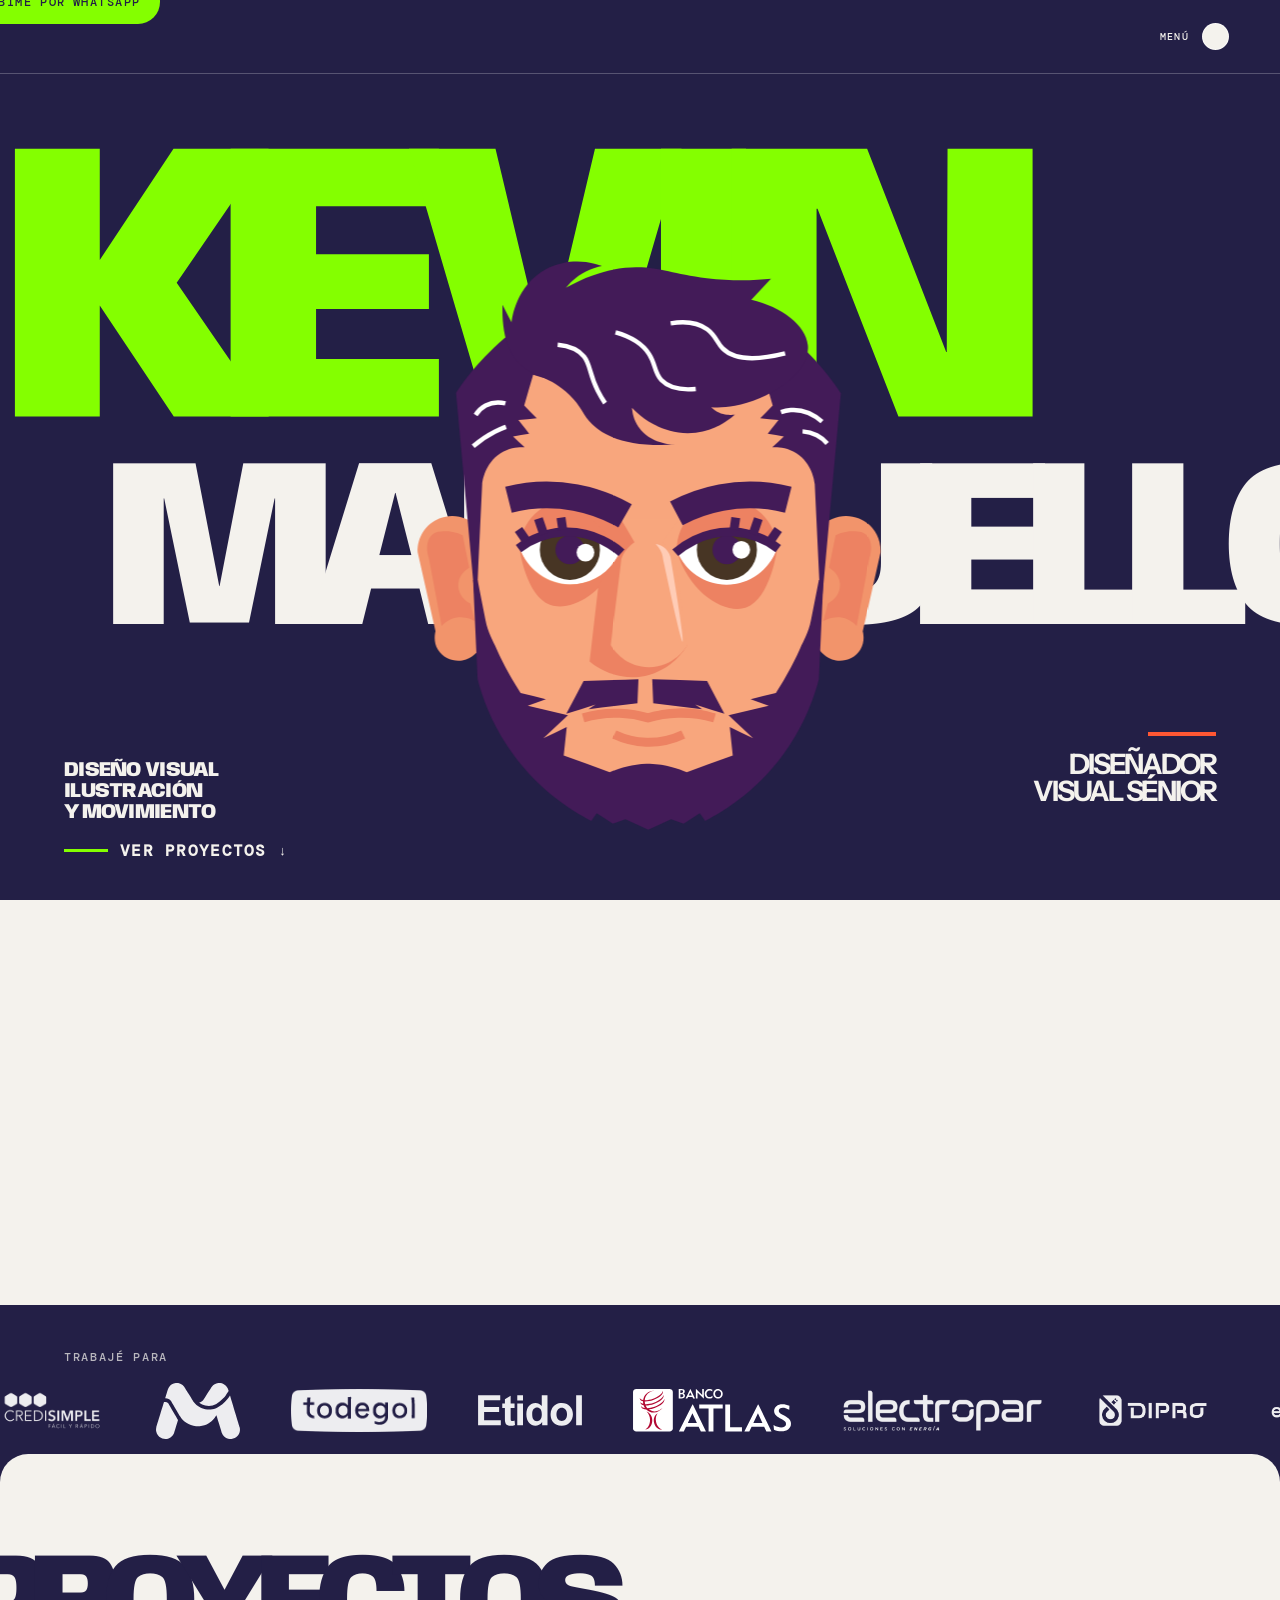
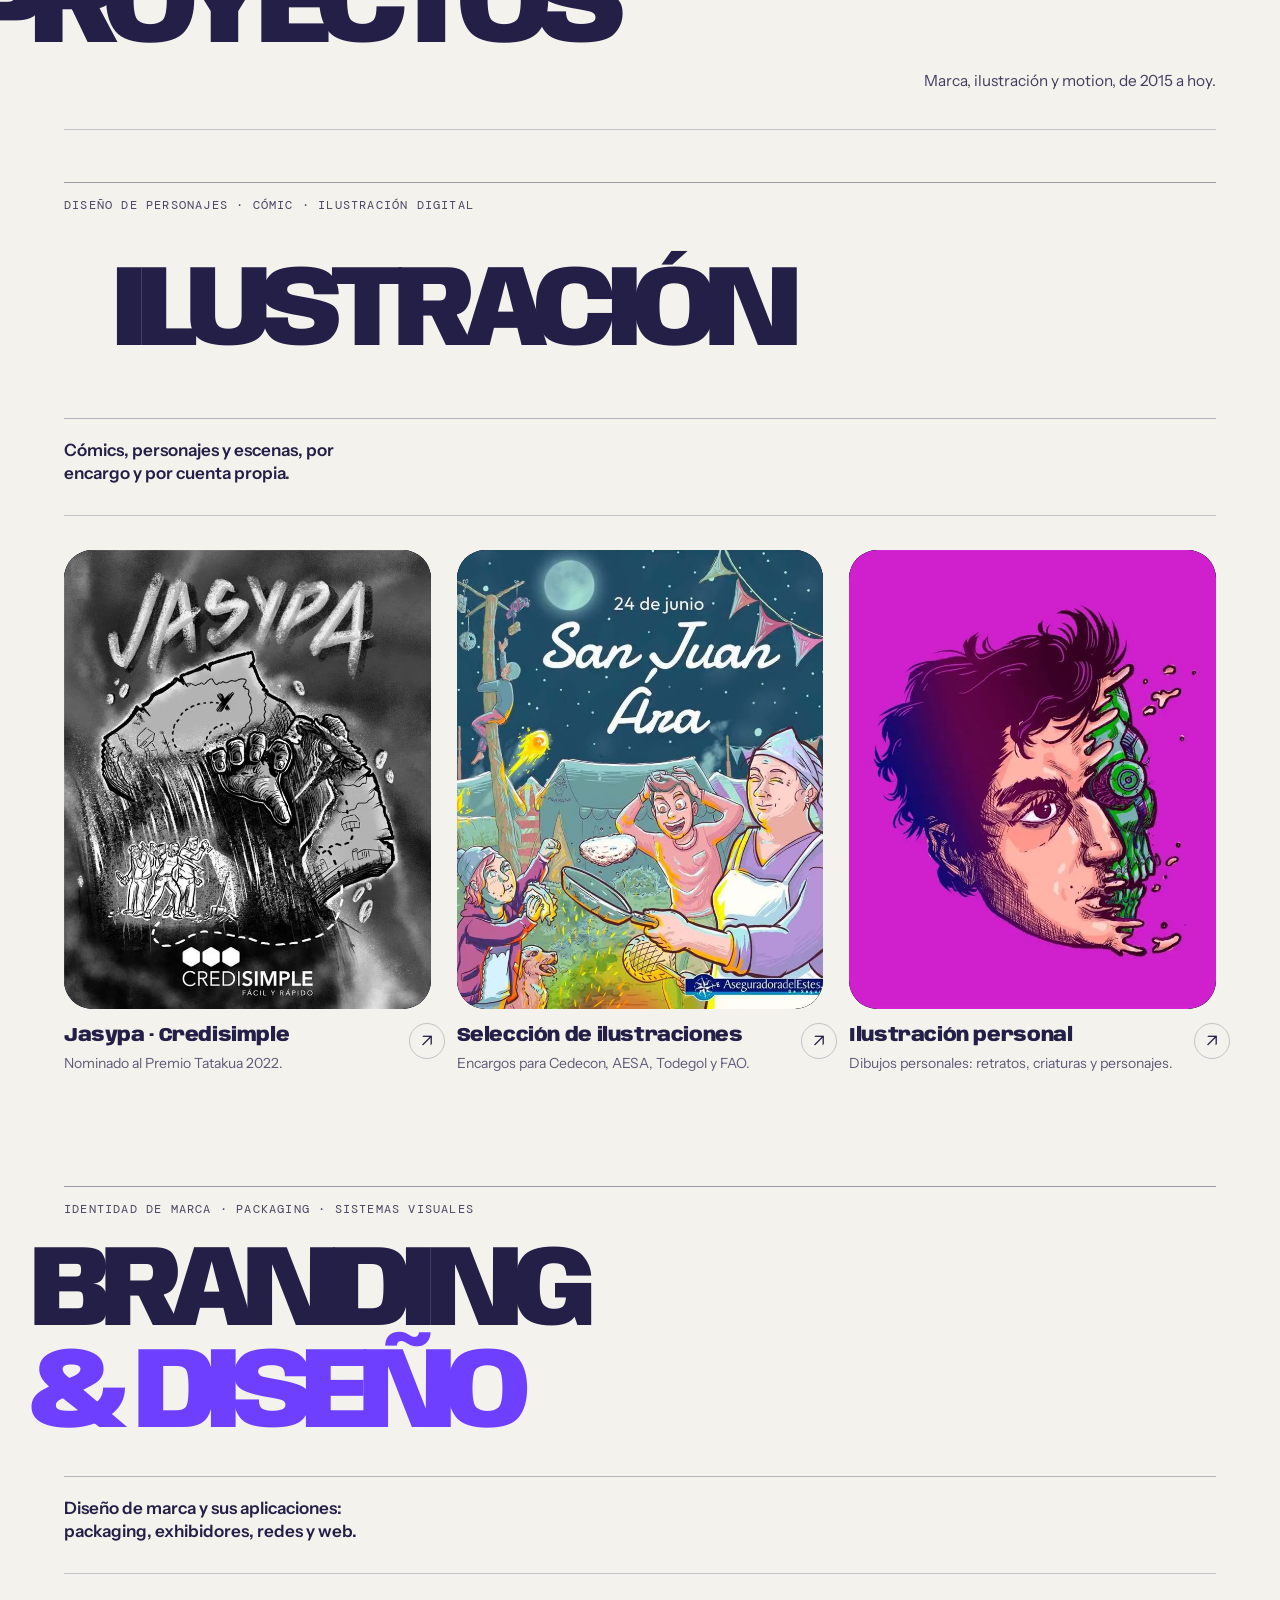
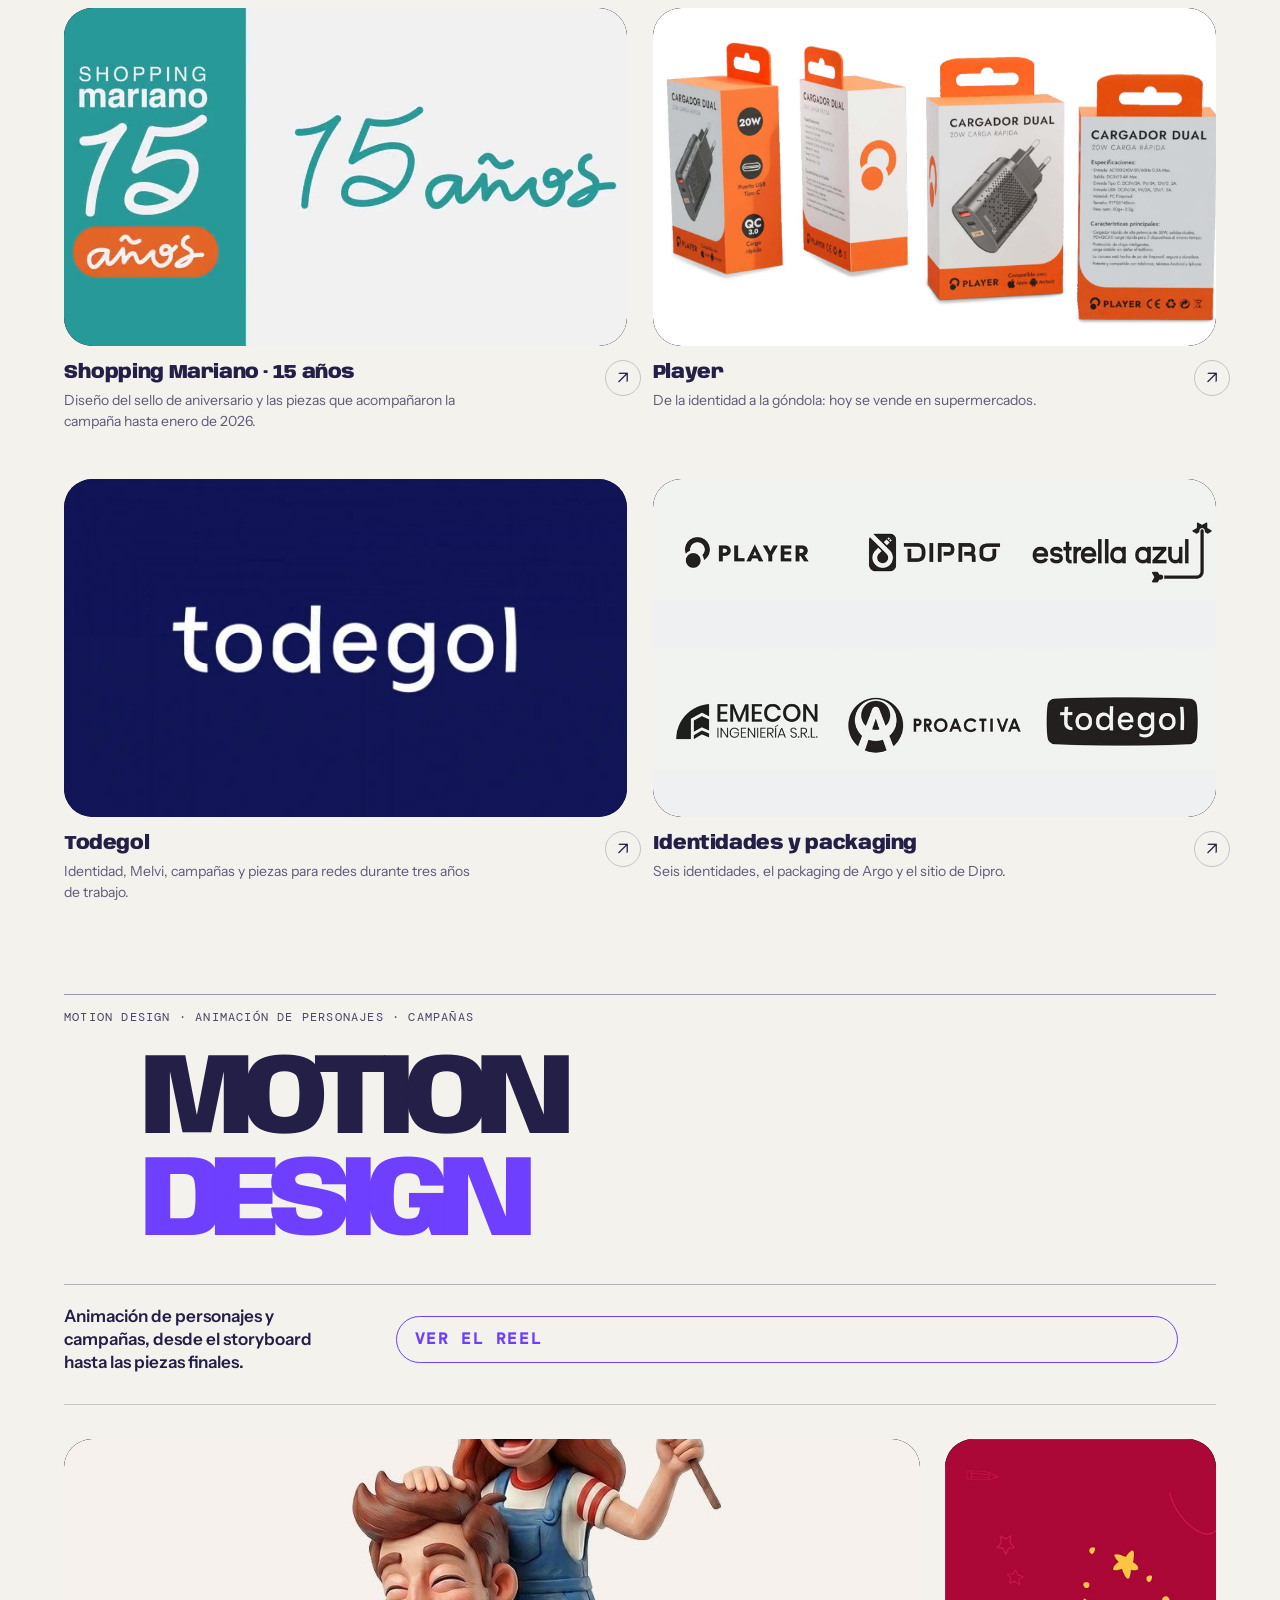
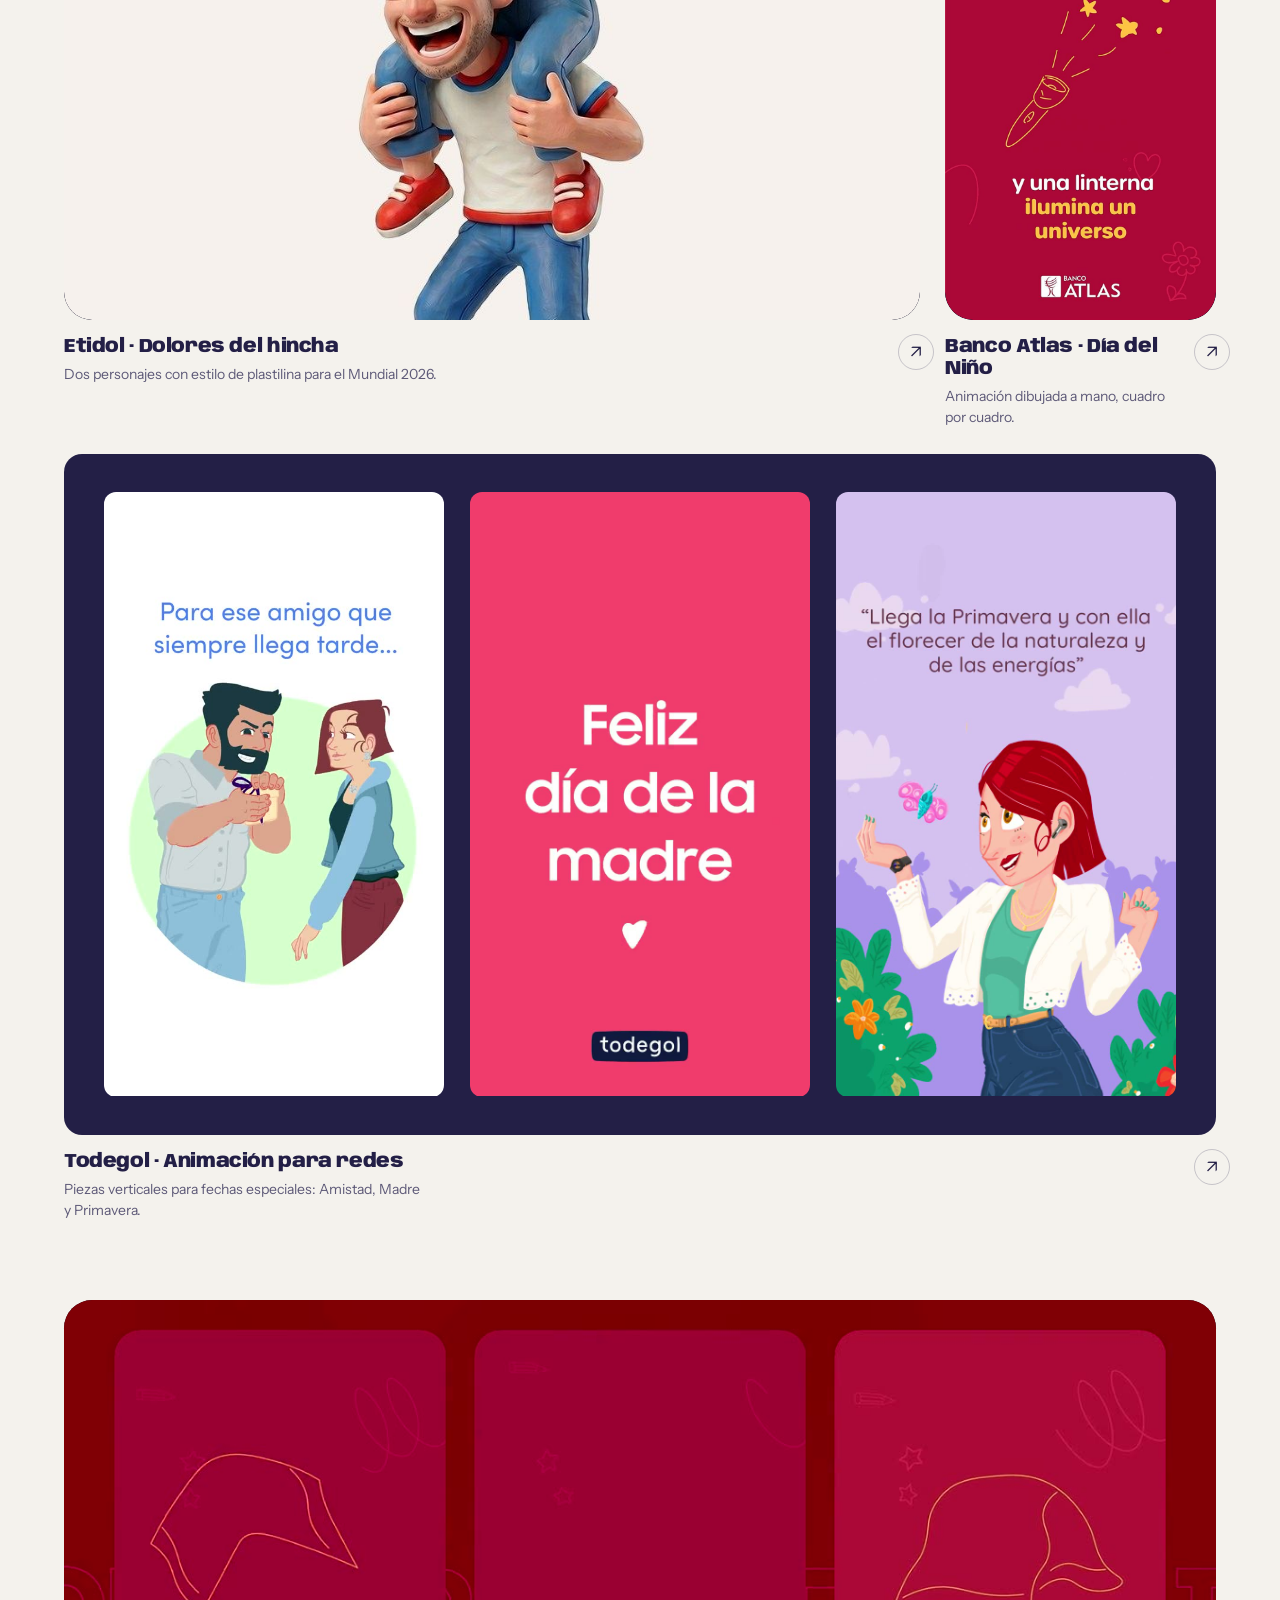
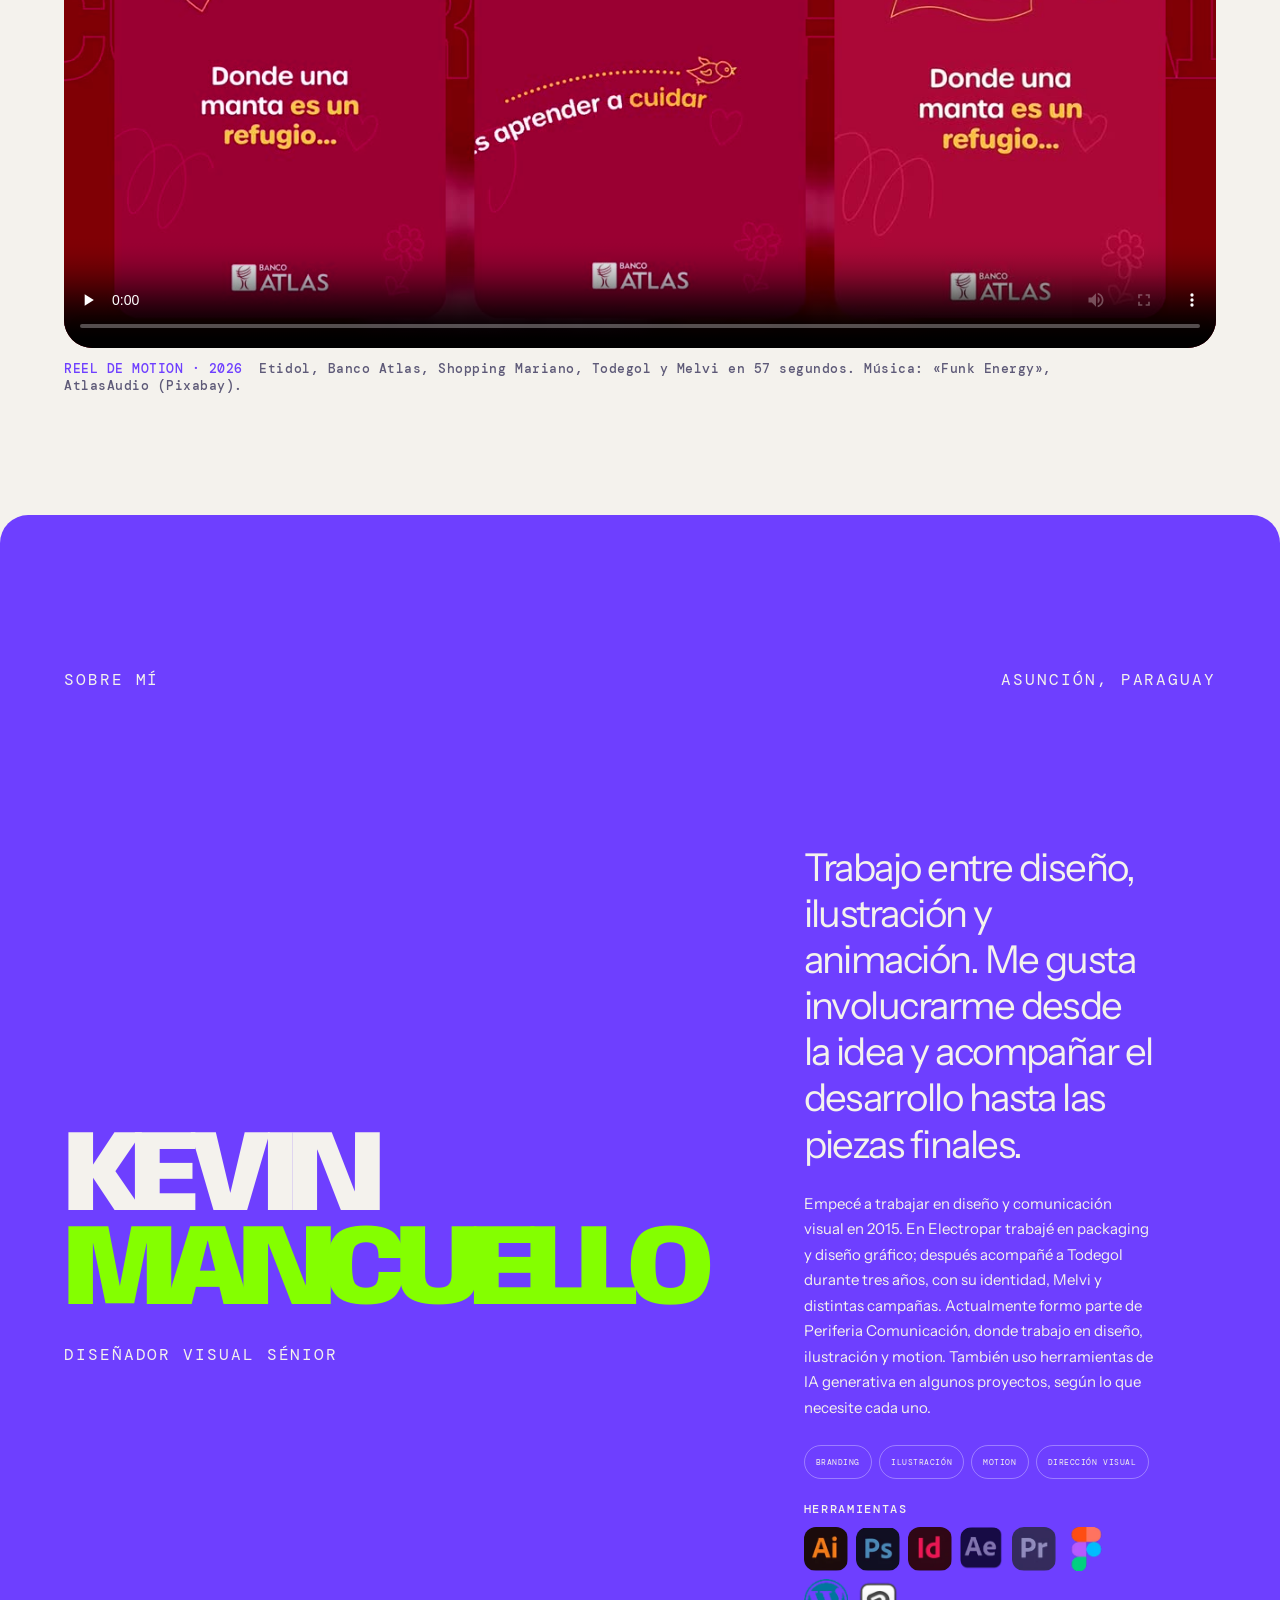
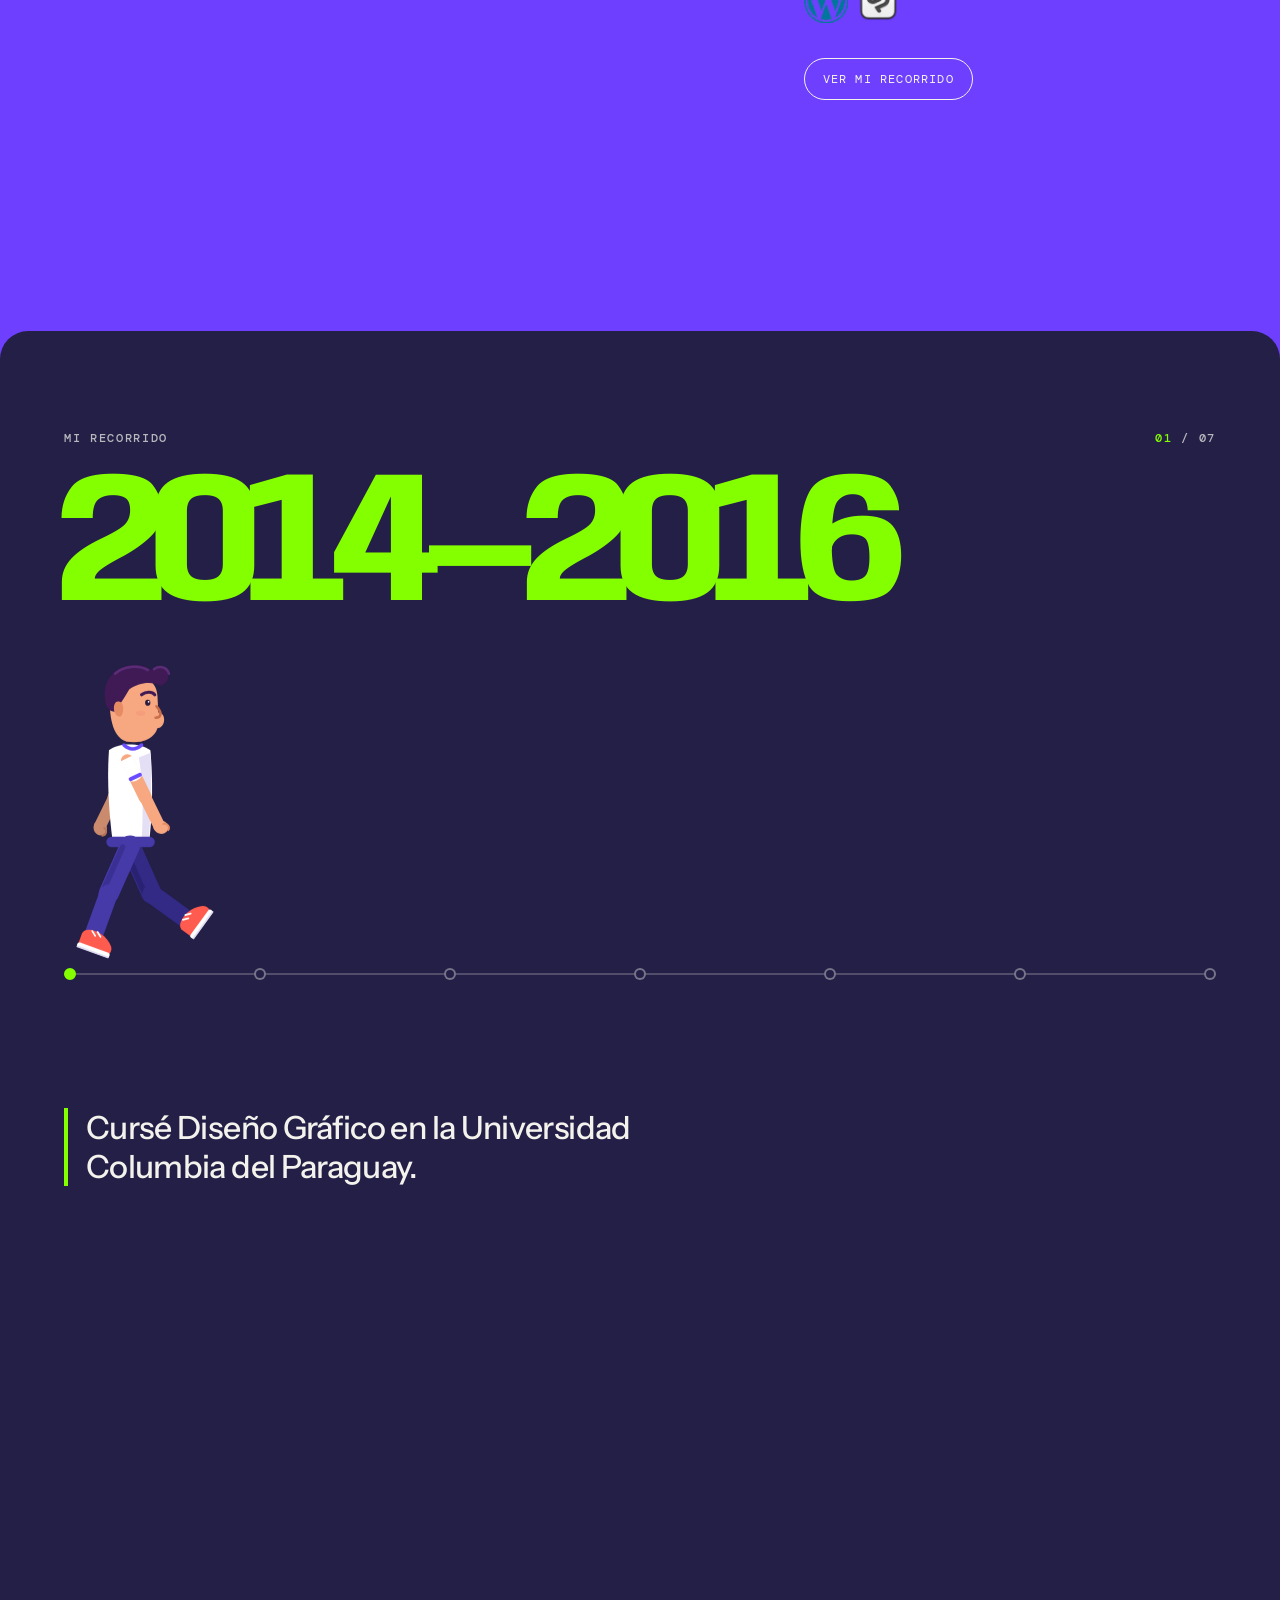
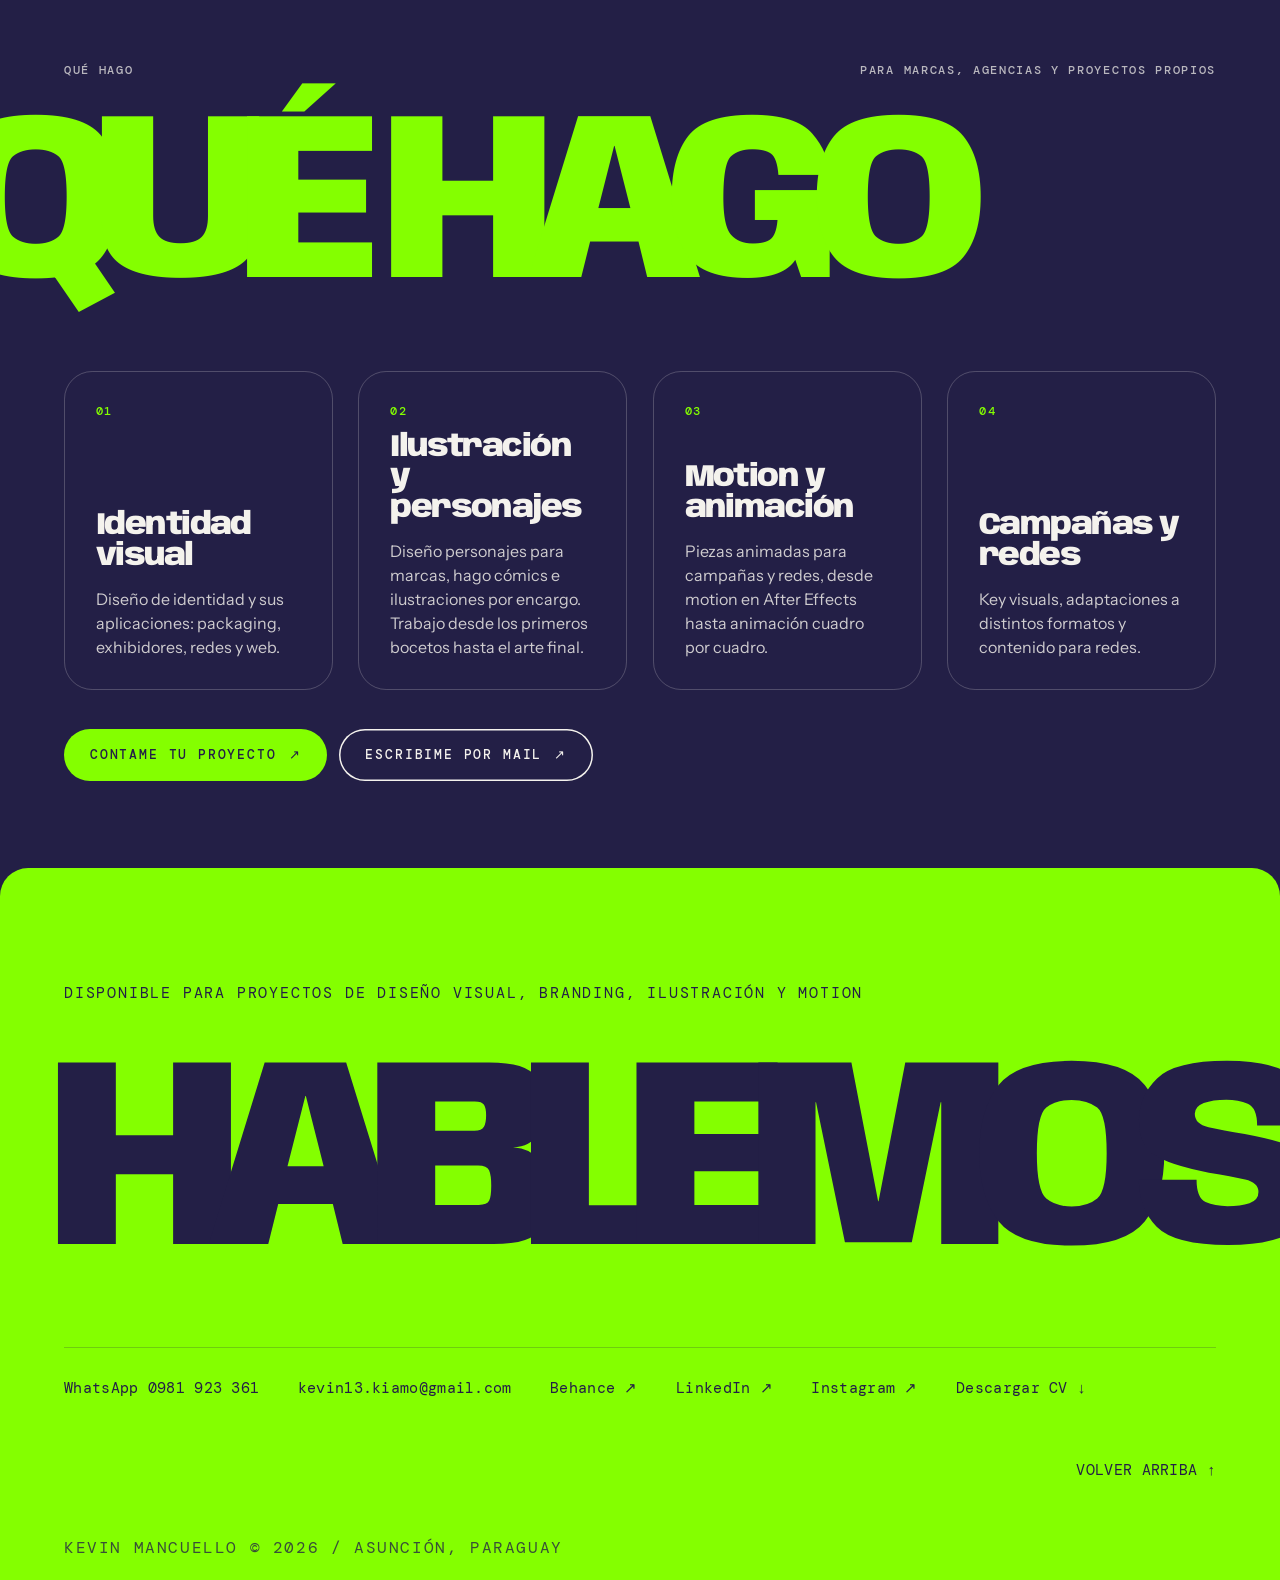
<file: index.html>
<!doctype html>
<html lang="es">
<head>
  <meta charset="utf-8">
  <meta name="viewport" content="width=device-width, initial-scale=1">
  <title>Kevin Mancuello | Diseñador visual e ilustrador en Paraguay</title>
  <meta name="description" content="Portfolio de Kevin Mancuello, diseñador visual sénior e ilustrador en Asunción, Paraguay.">
  <link rel="canonical" href="https://kiamo13.github.io/Kevin-Mancuello/preview/">
  <meta property="og:type" content="website">
  <meta property="og:title" content="Kevin Mancuello | Diseñador visual e ilustrador en Paraguay">
  <meta property="og:description" content="Diseñador visual sénior en Asunción, Paraguay. Branding, dirección de arte, ilustración y motion design.">
  <meta property="og:url" content="https://kiamo13.github.io/Kevin-Mancuello/preview/">
  <meta property="og:image" content="https://kiamo13.github.io/Kevin-Mancuello/preview/assets/og.jpg">
  <meta name="twitter:card" content="summary_large_image">
  <meta http-equiv="refresh" content="0; url=preview/">
  <link rel="icon" type="image/svg+xml" href="preview/favicon.svg">
  <script>location.replace('preview/'+location.search+location.hash);</script>
  <style>body{margin:0;min-height:100vh;display:grid;place-items:center;background:#231F46;color:#F4F2ED;font:500 14px/1.5 ui-monospace,monospace;letter-spacing:.08em}a{color:#84FF00}</style>
</head>
<body>
  <p>Llevándote al portfolio… <a href="preview/">entrar</a></p>
</body>
</html>
</file>
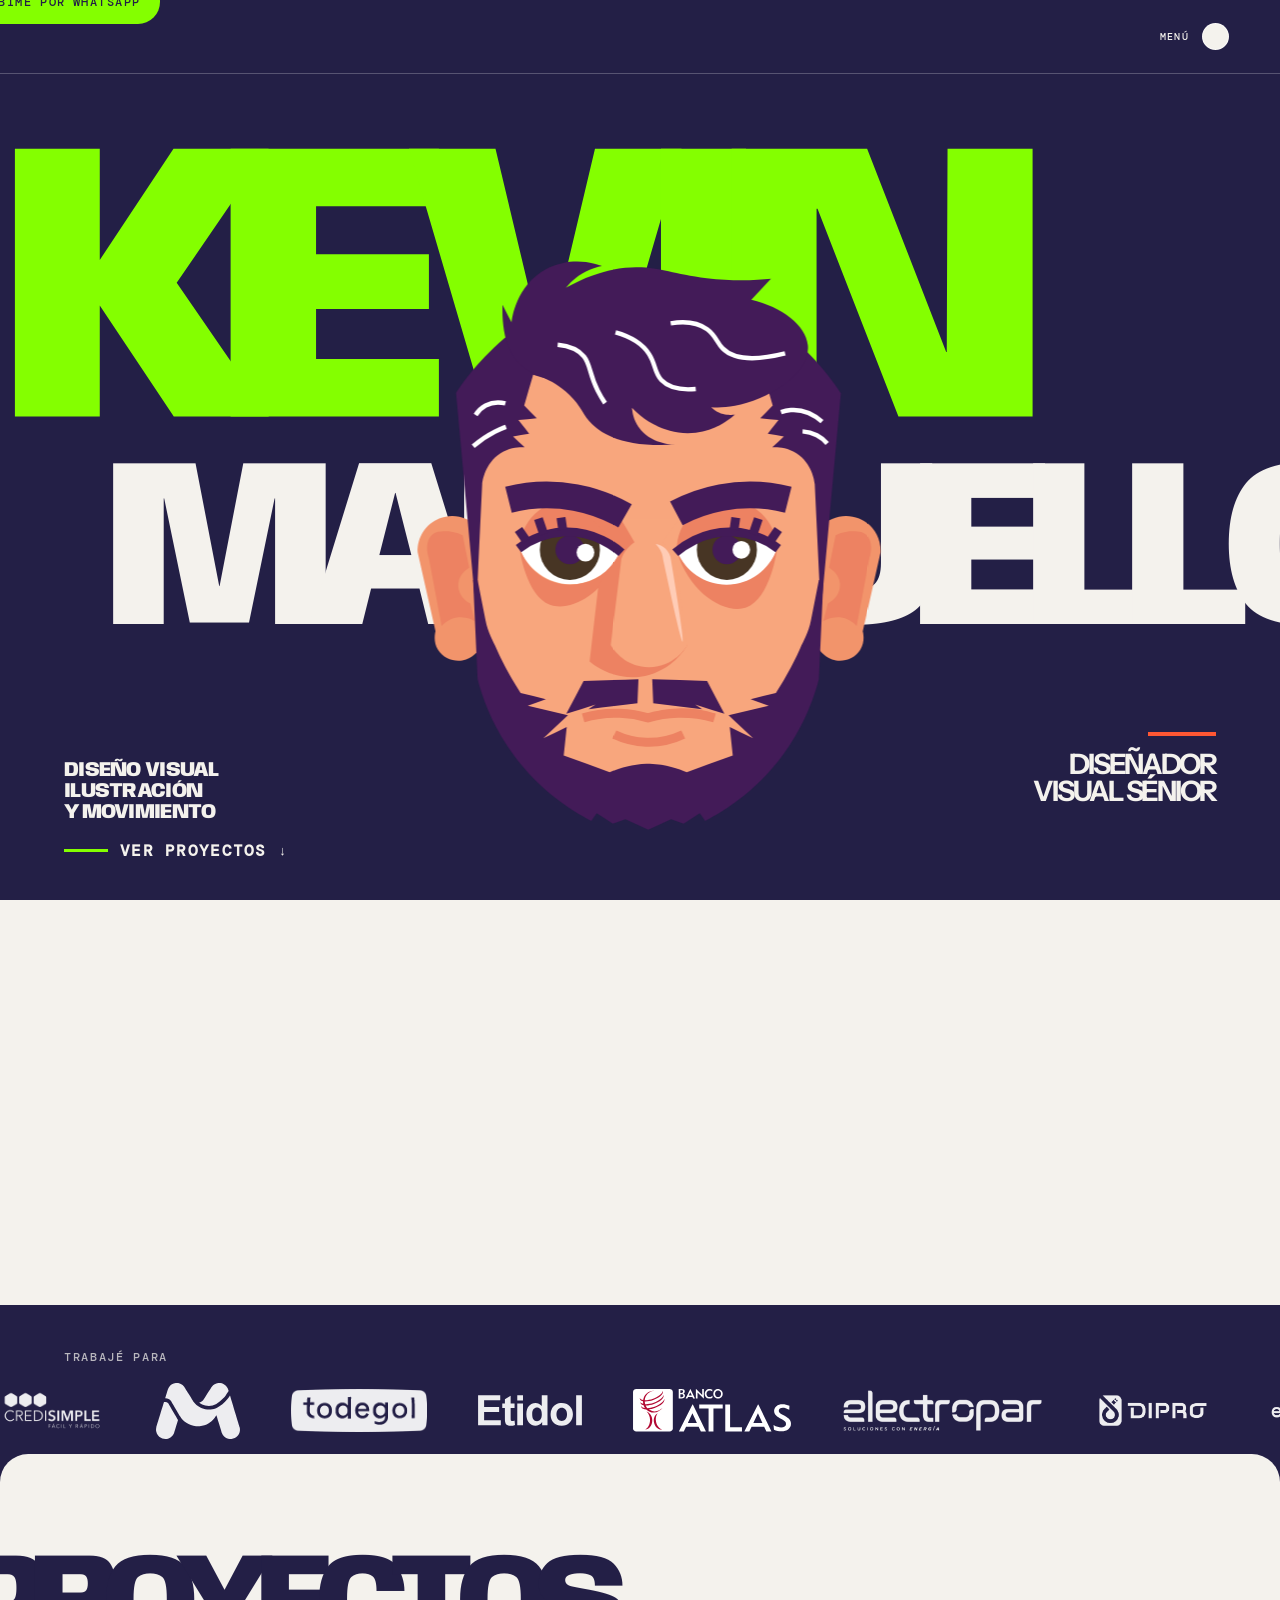
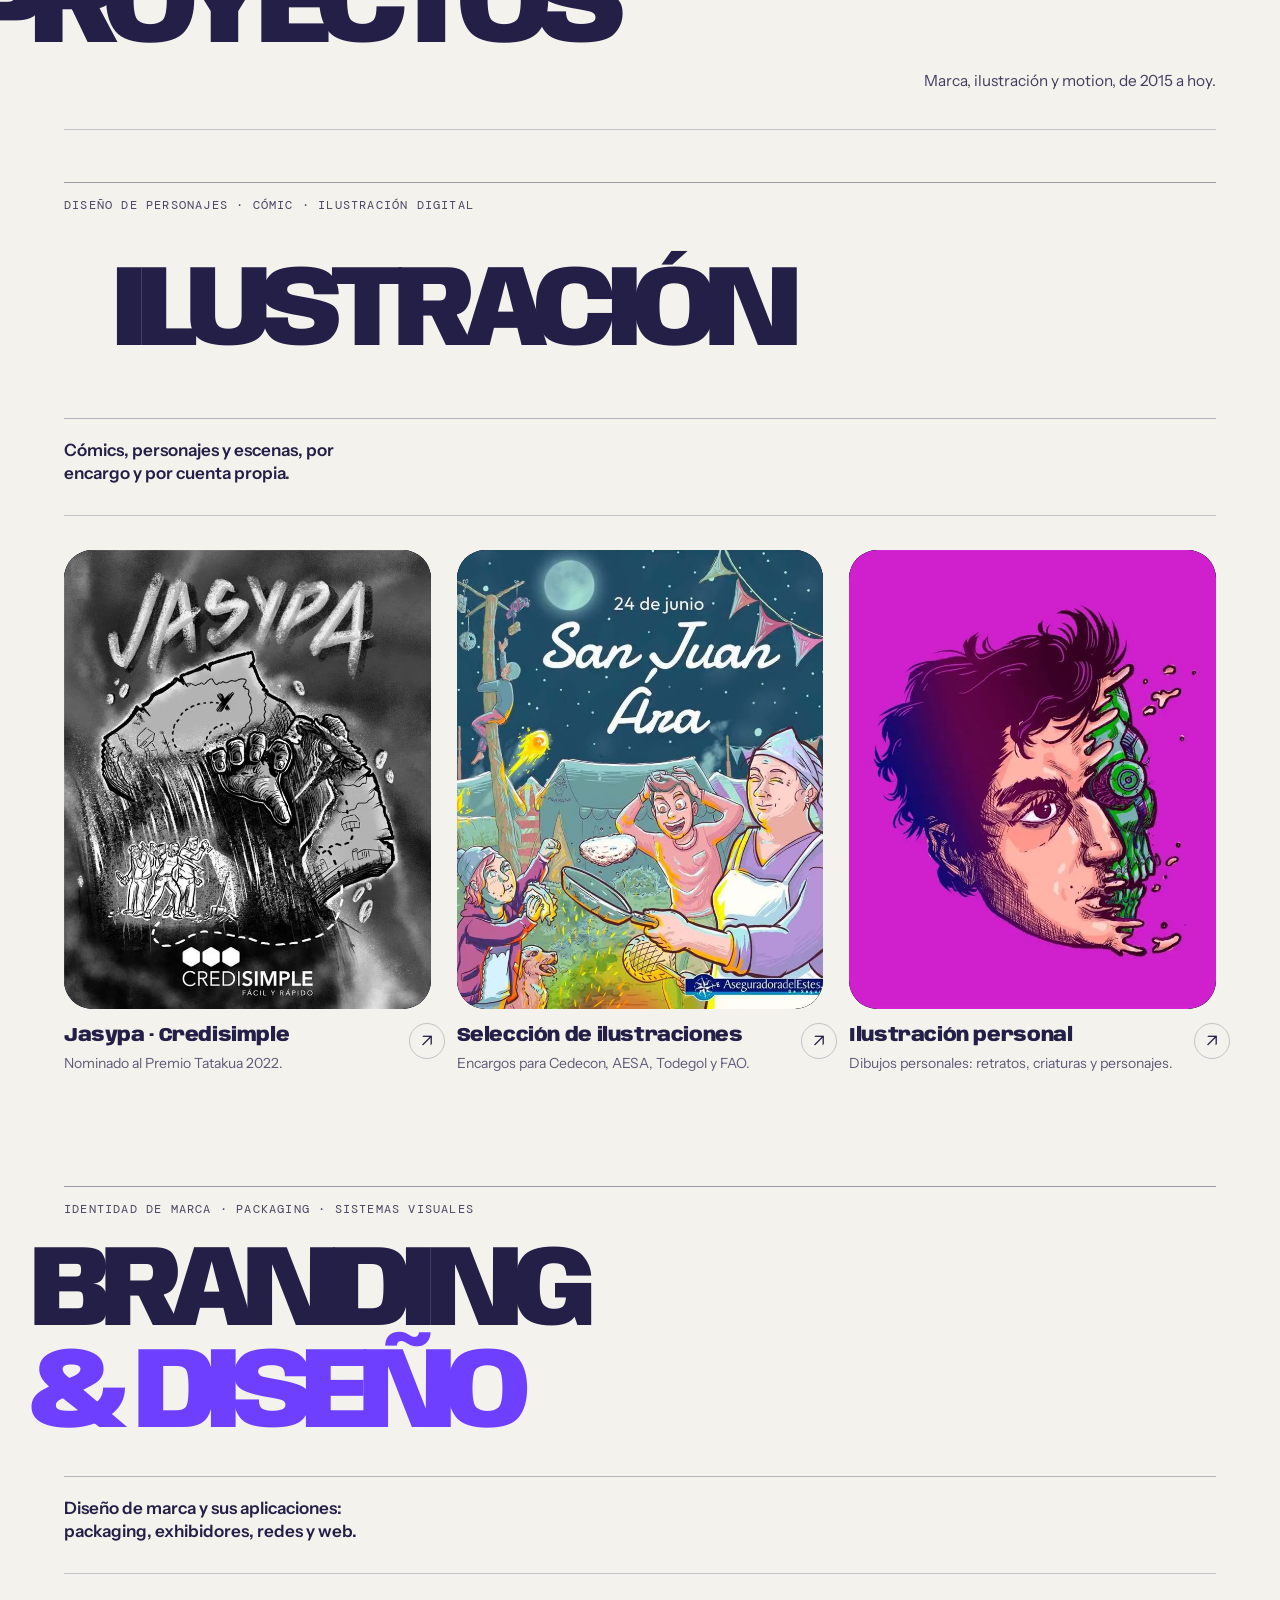
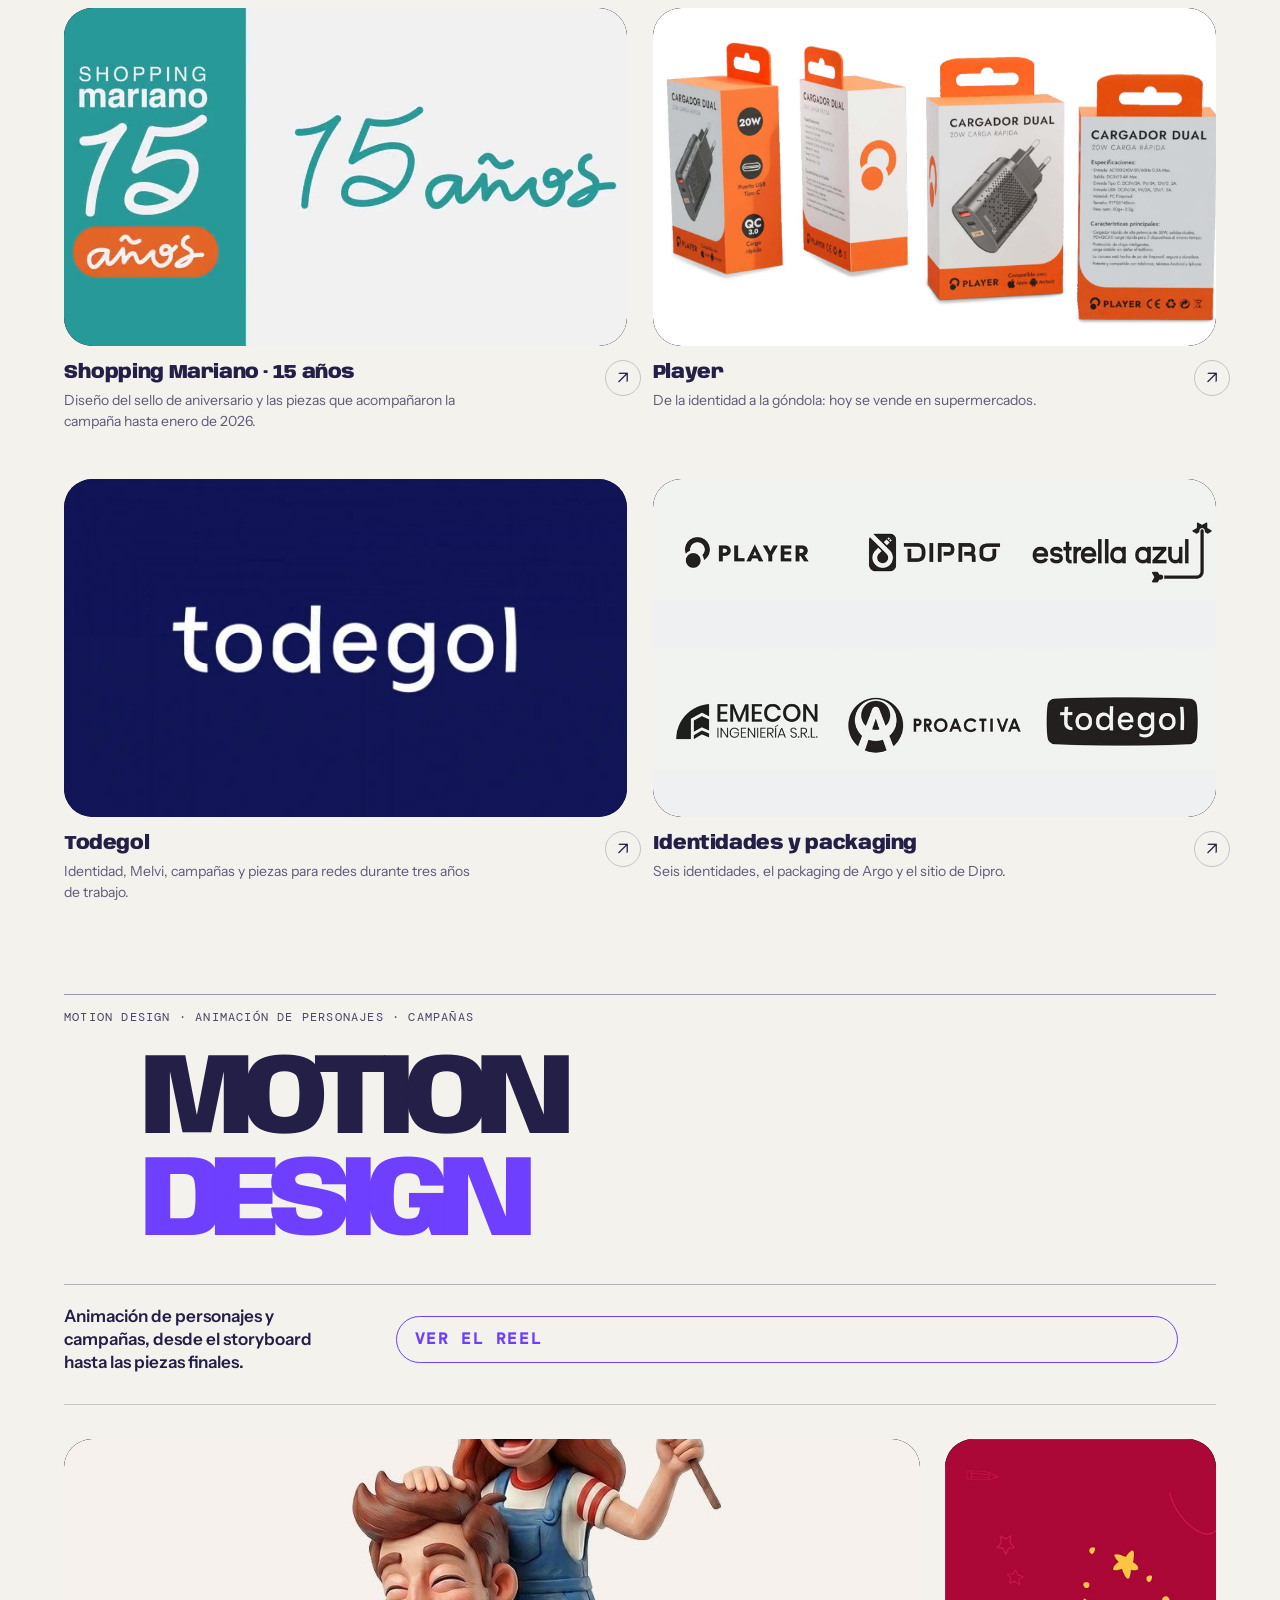
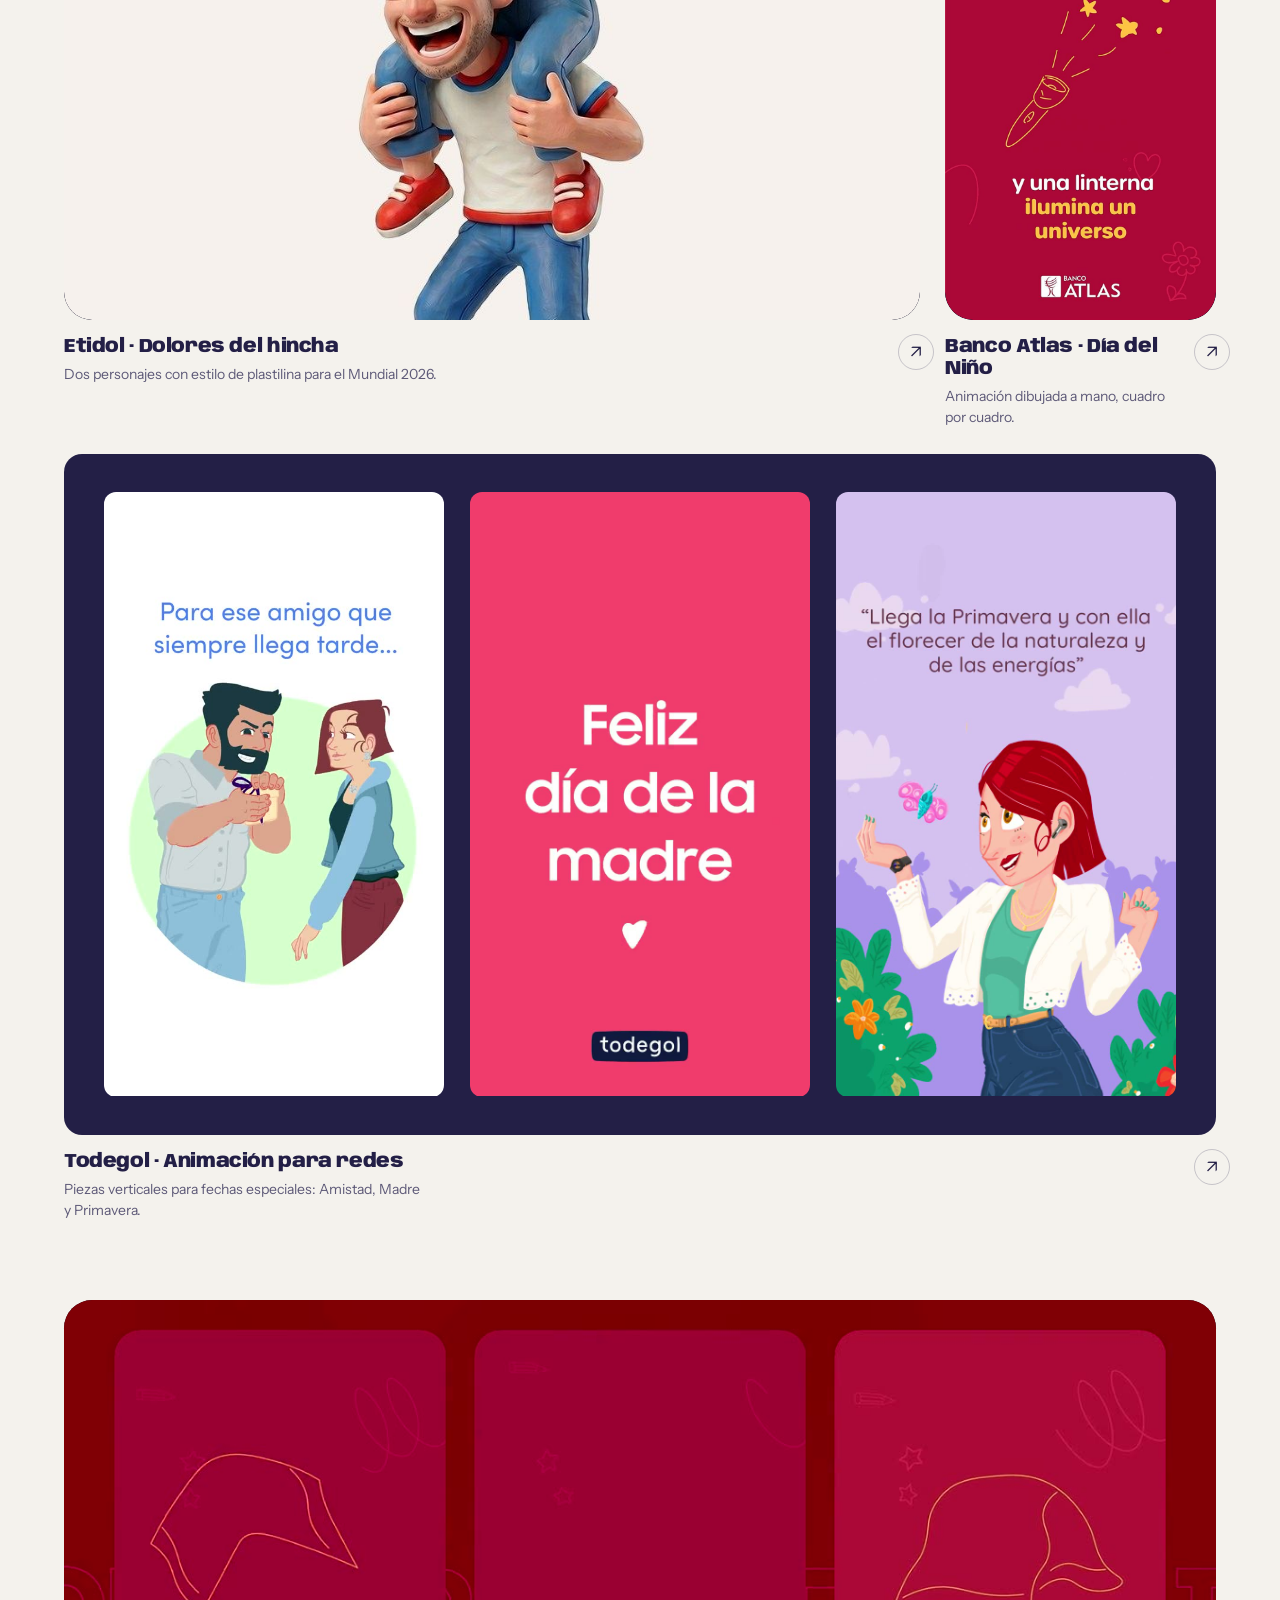
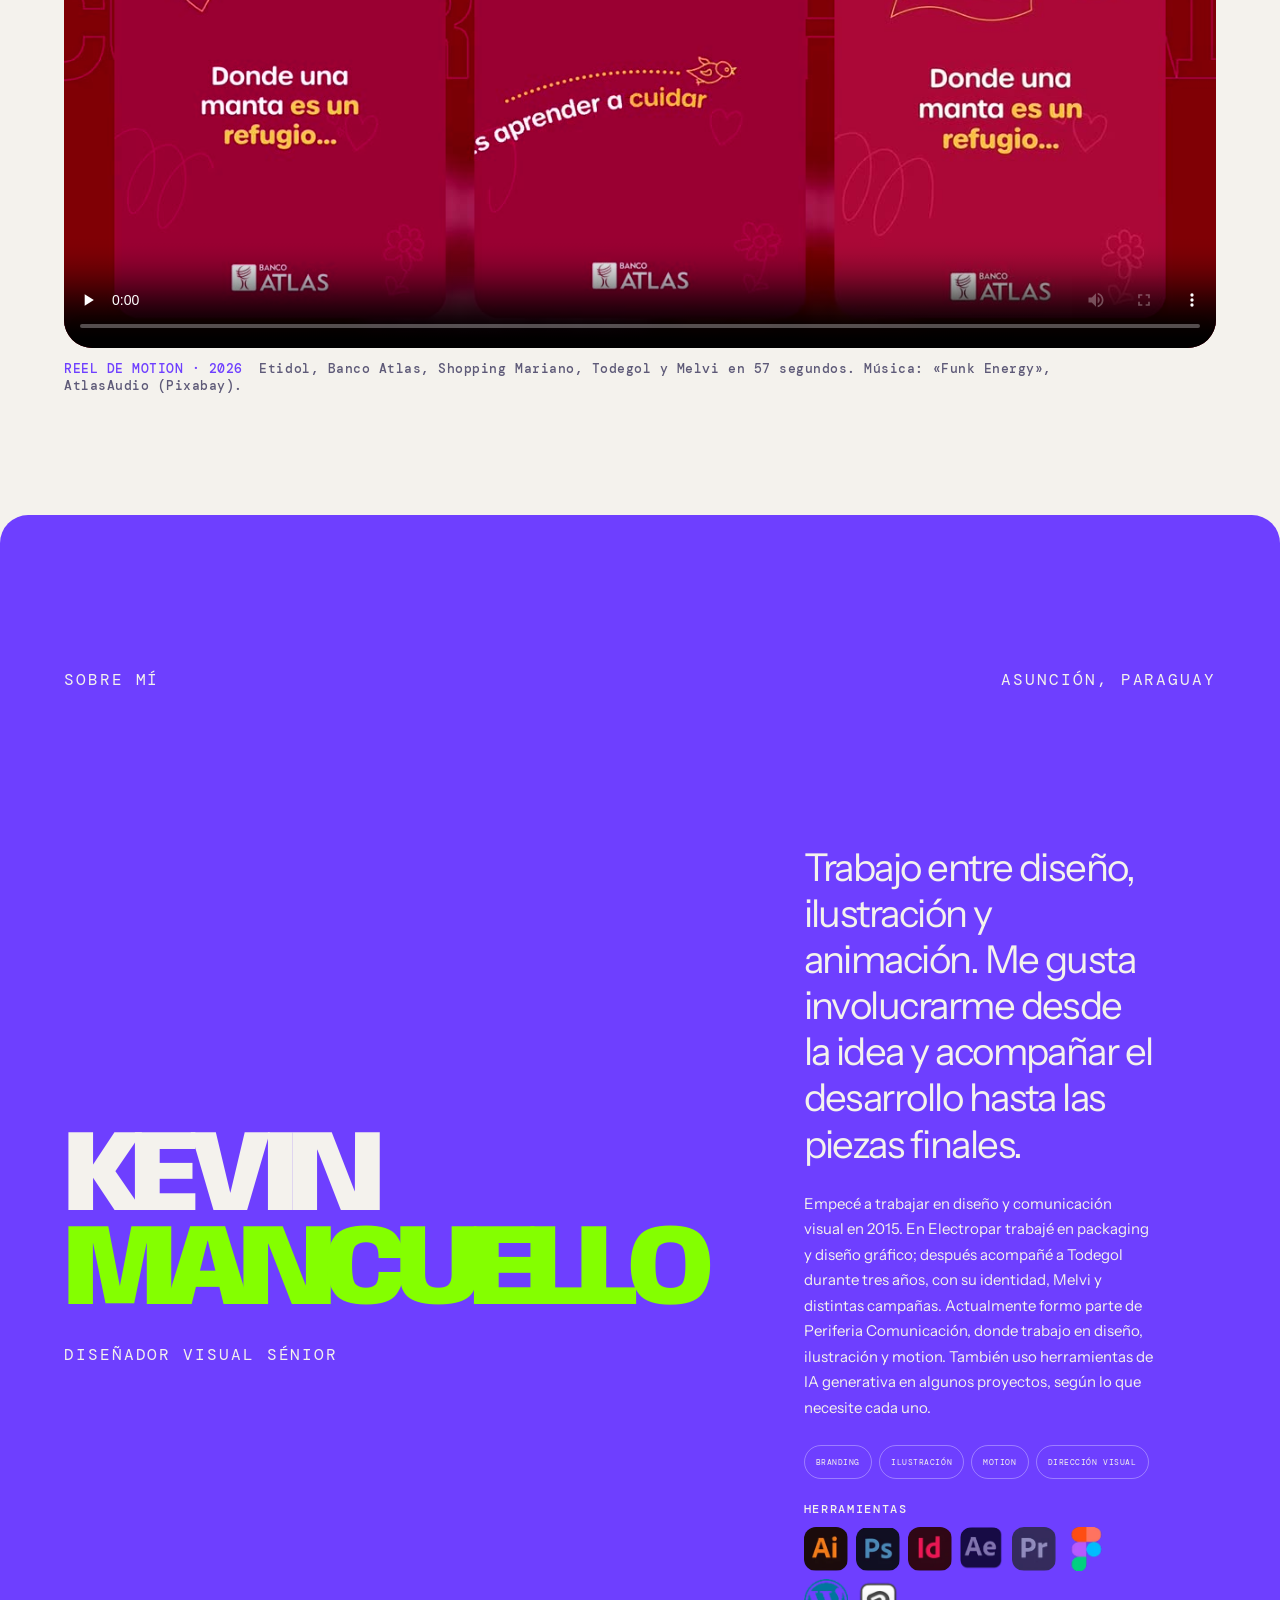
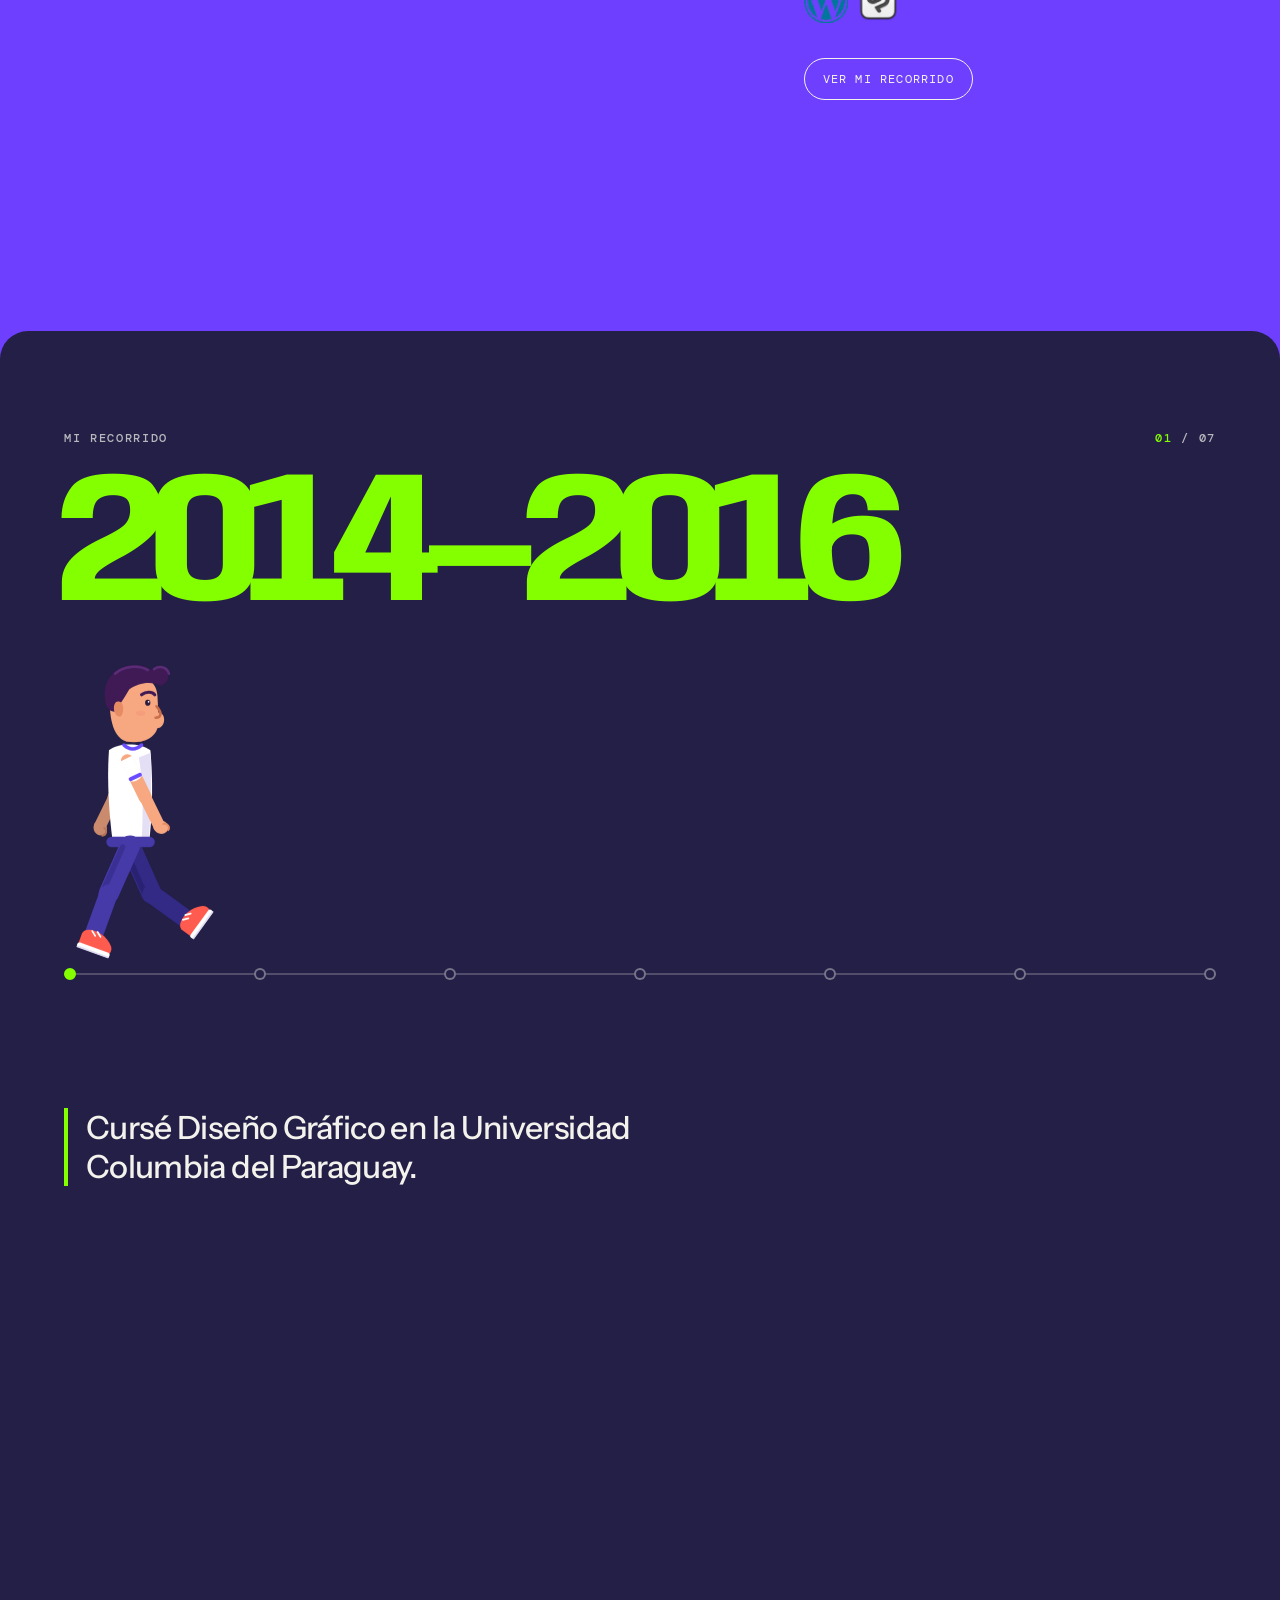
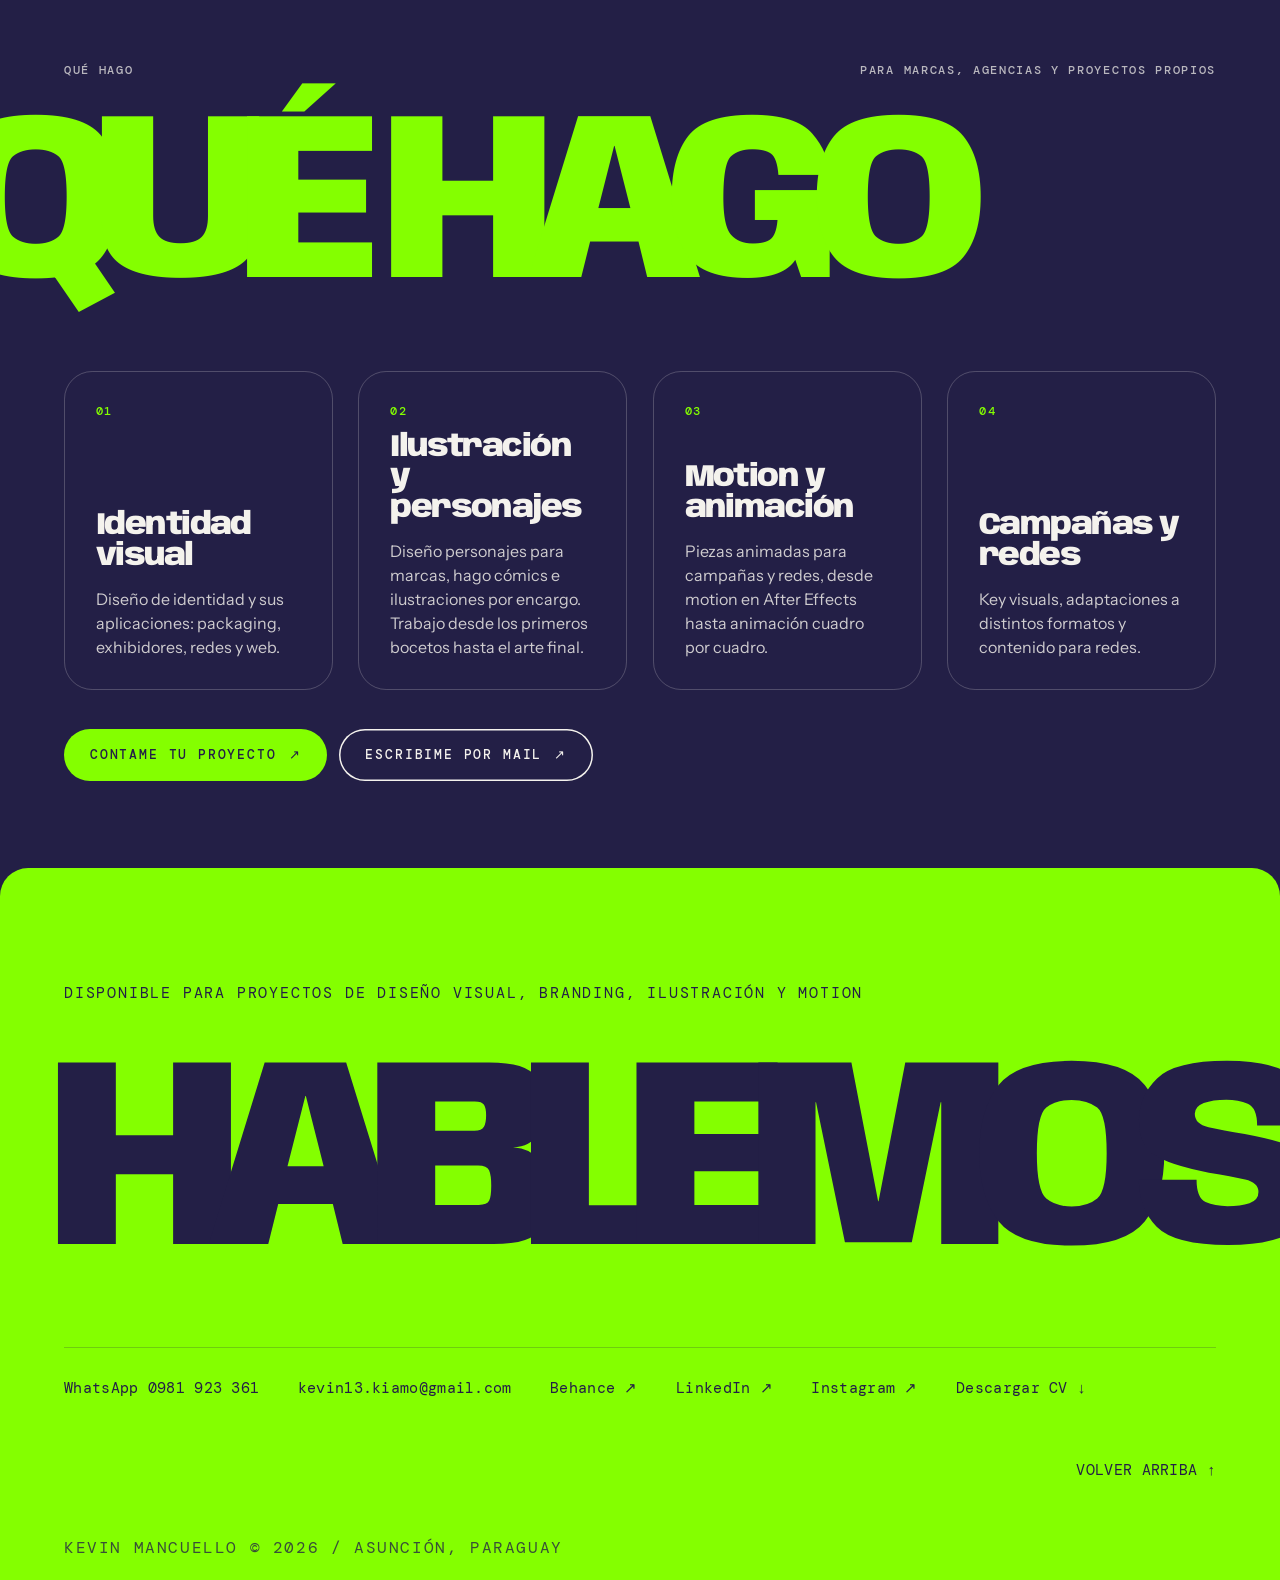
<file: preview/index.html>
<!doctype html>
<html lang="es">
<head>
  <meta charset="utf-8">
  <meta name="viewport" content="width=device-width, initial-scale=1">
  <meta name="theme-color" content="#231F46">
  <meta name="author" content="Kevin Mancuello">
  <meta name="description" content="Portfolio de Kevin Mancuello, diseñador visual sénior e ilustrador en Asunción, Paraguay. Branding, dirección visual, ilustración, motion design y comunicación visual.">
  <meta name="robots" content="index, follow, max-image-preview:large">
  <meta property="og:type" content="website">
  <meta property="og:locale" content="es_PY">
  <meta property="og:site_name" content="Kevin Mancuello — Portfolio">
  <meta property="og:title" content="Kevin Mancuello | Diseñador visual e ilustrador en Paraguay">
  <meta property="og:description" content="Diseñador visual sénior en Asunción, Paraguay. Branding, dirección visual, ilustración y motion design.">
  <meta property="og:url" content="https://kiamo13.github.io/Kevin-Mancuello/preview/">
  <meta property="og:image" content="https://kiamo13.github.io/Kevin-Mancuello/preview/assets/og.jpg">
  <meta property="og:image:width" content="1200">
  <meta property="og:image:height" content="630">
  <meta name="twitter:card" content="summary_large_image">
  <meta name="twitter:image" content="https://kiamo13.github.io/Kevin-Mancuello/preview/assets/og.jpg">
  <meta name="twitter:title" content="Kevin Mancuello | Diseñador visual e ilustrador">
  <meta name="twitter:description" content="Portfolio de diseño visual, branding, ilustración, dirección visual y motion design desde Asunción, Paraguay.">
  <link rel="canonical" href="https://kiamo13.github.io/Kevin-Mancuello/preview/">
  <link rel="sitemap" type="application/xml" href="sitemap.xml">
  <script type="application/ld+json">
  {
    "@context": "https://schema.org",
    "@type": "Person",
    "name": "Kevin Mancuello",
    "url": "https://kiamo13.github.io/Kevin-Mancuello/preview/",
    "jobTitle": "Diseñador visual sénior",
    "description": "Diseñador visual e ilustrador especializado en branding, dirección visual, ilustración y motion design. Trabaja desde Asunción, Paraguay.",
    "address": {
      "@type": "PostalAddress",
      "addressLocality": "Asunción",
      "addressCountry": "PY"
    },
    "knowsAbout": [
      "Diseño visual",
      "Diseño gráfico",
      "Identidad de marca",
      "Dirección visual",
      "Ilustración",
      "Motion design",
      "Diseño editorial",
      "Diseño de personajes"
    ],
    "sameAs": [
      "https://www.behance.net/kevinmancuello"
    ]
  }
  </script>
  <link rel="icon" type="image/svg+xml" href="favicon.svg">
  <title>Kevin Mancuello | Diseñador visual e ilustrador en Paraguay</title>
  <link rel="preconnect" href="https://fonts.googleapis.com">
  <link rel="preconnect" href="https://fonts.gstatic.com" crossorigin>
  <link href="https://fonts.googleapis.com/css2?family=Anybody:wdth,wght@50..150,100..900&family=DM+Mono:wght@400;500&family=Instrument+Sans:ital,wght@0,400..700;1,400..700&display=swap" rel="stylesheet">
  <link rel="stylesheet" href="styles.css?v=20261113-133">
  <script src="script.js?v=20261113-133" defer></script>
  <script src="personaje.js?v=20261113-133" defer></script>
</head>
<body>
  <canvas class="fluid-cursor" id="fluid-cursor" aria-hidden="true"></canvas>
  <div class="color-invert" id="color-invert" aria-hidden="true"><svg viewBox="0 0 240 260" preserveAspectRatio="none"><defs><radialGradient id="color-invert-gradient" cx="50%" cy="50%" r="50%"><stop offset="0%" stop-color="#fff" stop-opacity="1"/><stop offset="54%" stop-color="#fff" stop-opacity="1"/><stop offset="72%" stop-color="#fff" stop-opacity=".72"/><stop offset="88%" stop-color="#fff" stop-opacity=".18"/><stop offset="100%" stop-color="#fff" stop-opacity="0"/></radialGradient></defs><path id="color-invert-shape" d="M120 8 C185 8 232 66 232 130 C232 194 185 252 120 252 C55 252 8 194 8 130 C8 66 55 8 120 8Z"/></svg></div>
  <a class="skip-link" href="#top">Saltar al contenido</a>
  <header class="topbar">
    <p class="location-line">en asunción / paraguay <span></span> y en todas partes</p>
    
    <nav class="main-nav" id="main-navigation" aria-label="Navegación principal">
      <a href="#works">proyectos <small>2015—HOY</small></a>
      <a href="#reel">reel</a>
      <a href="#about">sobre mí</a>
      <a href="#servicios">qué hago</a>
      <a href="#contact">contacto</a>
    </nav>
    <button class="menu-toggle" type="button" aria-label="Abrir menú" aria-expanded="false" aria-controls="main-navigation">
      <span class="menu-label">MENÚ</span><span class="menu-mark" aria-hidden="true">+</span>
    </button>
  </header>

  <main id="top" tabindex="-1">
    <section class="hero" aria-labelledby="hero-title" data-fluid="negativo">
      <div class="hero-grain" aria-hidden="true"></div>

      <div class="hero-giant" aria-hidden="true">
        <span>KEVIN</span>
        <span>MANCUELLO</span>
      </div>

      <div class="hero-greeting">
        <p class="hero-kicker">PORTFOLIO PERSONAL / 2026</p>
        <h1 class="hero-intro" id="hero-title"><span class="sr-only">Kevin Mancuello — </span>DISEÑO VISUAL<br>ILUSTRACIÓN<br>Y MOVIMIENTO</h1>
      </div>

      <div class="hero-role">
        <span class="role-rule"></span>
        <p>DISEÑADOR<br>VISUAL SÉNIOR</p>
        <small><span>DIRECCIÓN VISUAL ●</span> <span>BRANDING ●</span> <span>ILUSTRACIÓN ●</span> <span>MOTION</span></small>
      </div>

      <div class="hero-character">
        <div class="character-shadow"></div>
        <div class="character-ring ring-a"></div>
        <div class="character-ring ring-b"></div>
        <button id="avatar-stage" class="avatar-stage" type="button" aria-label="Retrato interactivo. Muestra mis tres áreas de trabajo.">
          <div id="avatar-mount" class="avatar-mount" aria-hidden="true"></div>
        </button>
      </div>

      <a class="hero-scroll" href="#works"><span class="scroll-line"></span> VER PROYECTOS <span>↓</span></a>
      <a class="hero-contact" href="https://wa.me/595981923361" target="_blank" rel="noreferrer"><span class="hc-pre">ESCRIBIME POR </span>WHATSAPP</a>
      
    </section>

    <section class="clients-band" aria-label="Clientes">
      <div class="clients" role="region" aria-label="Clientes (tocá o presioná Enter para pausar el desplazamiento)" tabindex="0">
        <p class="clients-label">TRABAJÉ PARA</p>
        <div class="clients-track"><div class="clients-row"><img src="assets/clientes/credisimple.webp" width="240" height="100" alt="Credisimple" loading="lazy"><img src="assets/clientes/mariano.svg" width="2687" height="1793" alt="Shopping Mariano" loading="lazy"><img src="assets/clientes/todegol.webp" width="600" height="192" alt="Todegol" loading="lazy"><img src="assets/clientes/etidol.svg" width="280" height="83" alt="Etidol" loading="lazy"><img src="assets/clientes/banco-atlas.svg" width="192" height="53" alt="Banco Atlas" class="keep" loading="lazy"><img src="assets/clientes/electropar.webp" width="345" height="70" alt="Electropar" loading="lazy"><img src="assets/clientes/dipro.webp" width="802" height="291" alt="Dipro" loading="lazy"><img src="assets/clientes/estrella-azul.webp" width="922" height="308" alt="Estrella Azul" loading="lazy"><img src="assets/clientes/emecon.webp" width="722" height="240" alt="Emecon" loading="lazy"><img src="assets/clientes/verba.webp" width="722" height="240" alt="Verba" loading="lazy"><img src="assets/clientes/ma-natural.webp" width="600" height="650" alt="MA Natural" loading="lazy"></div><div class="clients-row" aria-hidden="true"><img src="assets/clientes/credisimple.webp" width="240" height="100" alt="" loading="lazy"><img src="assets/clientes/mariano.svg" width="2687" height="1793" alt="" loading="lazy"><img src="assets/clientes/todegol.webp" width="600" height="192" alt="" loading="lazy"><img src="assets/clientes/etidol.svg" width="280" height="83" alt="" loading="lazy"><img src="assets/clientes/banco-atlas.svg" width="192" height="53" alt="" class="keep" loading="lazy"><img src="assets/clientes/electropar.webp" width="345" height="70" alt="" loading="lazy"><img src="assets/clientes/dipro.webp" width="802" height="291" alt="" loading="lazy"><img src="assets/clientes/estrella-azul.webp" width="922" height="308" alt="" loading="lazy"><img src="assets/clientes/emecon.webp" width="722" height="240" alt="" loading="lazy"><img src="assets/clientes/verba.webp" width="722" height="240" alt="" loading="lazy"><img src="assets/clientes/ma-natural.webp" width="600" height="650" alt="" loading="lazy"></div></div>
      </div>
    </section>

    <section class="works-section" id="works" data-fluid="tinta" data-fluid-color="#6E3FFF">
      <div class="works-heading">
        
        <h2>PROYECTOS</h2>
        <p class="works-intro">Marca, ilustración y motion, de 2015 a&nbsp;hoy.</p>
      </div>

      <article class="discipline discipline-illustration" id="ilustracion" data-fluid="tinta" data-fluid-color="#6E3FFF">
        <div class="discipline-top">
          
          <span class="discipline-tools">DISEÑO DE PERSONAJES · CÓMIC · ILUSTRACIÓN DIGITAL</span>
        </div>
        <div class="discipline-main">
          <h3>ILUSTRACIÓN</h3>
          <div class="discipline-art art-illustration" aria-hidden="true">
            <span class="art-orbit"></span><span class="art-orbit"></span>
            <span class="art-eye"></span><span class="art-spark">✳</span>
            <span class="art-label">DEL BOCETO<br>AL COLOR</span>
          </div>
        </div>
        <div class="discipline-bottom">
          <p>Cómics, personajes y escenas, por encargo y por cuenta propia.</p>
        </div>
      </article>

      <div class="project-shelf" id="illustration-projects">
        <article class="project-item project-item-dark" id="jasypa" style="--ar:4/5">
          <div class="project-visual has-img visual-jasypa"><span class="visual-overline">CREDISIMPLE / HALLOWEEN</span><strong>JASYPA</strong><span class="visual-foot">CÓMIC + PERSONAJES / 2021</span><i>✳</i><video class="project-img" data-loop src="assets/video/jasypa_v.mp4" poster="assets/work/jasypa_v.jpg" muted loop playsinline preload="none" aria-label="Portada de una entrega del cómic Jasypa para Credisimple"></video></div>
          <div class="project-caption"><div><h4>Jasypa · Credisimple</h4><p>Nominado al Premio Tatakua 2022.</p></div><a class="project-link" href="casos/jasypa.html" aria-label="Ver el caso Jasypa · Credisimple">↗</a></div>
        </article>
        <article class="project-item" id="sel" style="--ar:4/5">
          <div class="project-visual has-img visual-selection"><span class="visual-overline">ESTUDIOS VISUALES</span><strong>SELECCIÓN<br>DE ILUSTRACIONES</strong><span class="visual-foot">ESCENAS / PERSONAJES / CÓMICS</span><i class="selection-shape"></i><video class="project-img" data-loop src="assets/video/seleccion_v.mp4" poster="assets/work/seleccion_v.jpg" muted loop playsinline preload="none" aria-label="Ilustración San Juan Ára"></video></div>
          <div class="project-caption"><div><h4>Selección de ilustraciones</h4><p>Encargos para Cedecon, AESA, Todegol y FAO.</p></div><a class="project-link" href="casos/ilustracion.html#seleccion" aria-label="Ver la selección de ilustraciones">↗</a></div>
        </article>
        <article class="project-item" id="sel2" style="--ar:4/5">
          <div class="project-visual has-img visual-personal"><span class="visual-overline">OBRA PERSONAL</span><strong>RETRATOS,<br>CRIATURAS<br>Y PERSONAJES</strong><span class="visual-foot">EXPLORACIÓN PERSONAL</span><i class="personal-shape"></i><video class="project-img" data-loop src="assets/video/personal_v.mp4" poster="assets/work/personal_v.jpg" muted loop playsinline preload="none" aria-label="Retrato ilustrado Cyborg, obra personal"></video></div>
          <div class="project-caption"><div><h4>Ilustración personal</h4><p>Dibujos personales: retratos, criaturas y personajes.</p></div><a class="project-link" href="casos/ilustracion.html#personal" aria-label="Ver la ilustración personal">↗</a></div>
        </article>
      </div>

      <article class="discipline discipline-branding" id="branding" data-fluid="contorno" data-fluid-color="#6E3FFF">
        <div class="discipline-top">
          
          <span class="discipline-tools">IDENTIDAD DE MARCA · PACKAGING · SISTEMAS VISUALES</span>
        </div>
        <div class="discipline-main">
          <h3>BRANDING<br><em>& DISEÑO</em></h3>
          <div class="discipline-art art-branding" aria-hidden="true">
            <span class="brand-orb orb-one"></span><span class="brand-orb orb-two"></span>
            <span class="brand-square"></span><span class="brand-type">M / 15</span>
            <span class="brand-label">FORMAS<br>CON<br>SIGNIFICADO</span>
          </div>
        </div>
        <div class="discipline-bottom">
          <p>Diseño de marca y sus aplicaciones: packaging, exhibidores, redes y web.</p>
        </div>
      </article>

      <div class="project-shelf" id="branding-projects">
        <article class="project-item" id="mariano1" style="--ar:5/3">
          <div class="project-visual has-img visual-mariano"><span class="visual-overline">SHOPPING MARIANO</span><strong>15<span> AÑOS</span></strong><span class="visual-foot">SELLO Y SISTEMA VISUAL / 2025</span><i></i><video class="project-img" data-loop src="assets/video/mariano_loop.mp4?v=78" poster="assets/work/mariano.jpg" muted loop playsinline preload="none" aria-label="Sello de 15 años de Shopping Mariano aplicado en papelería, termo y bolsa"></video></div>
          <div class="project-caption"><div><h4>Shopping Mariano · 15 años</h4><p>Diseño del sello de aniversario y las piezas que acompañaron la campaña hasta enero de 2026.</p></div><a class="project-link" href="casos/mariano.html" aria-label="Ver el caso Shopping Mariano · 15 años">↗</a></div>
        </article>
        <article class="project-item" id="player" style="--ar:5/3">
          <div class="project-visual has-img visual-player"><span class="visual-overline">IDENTIDAD / PACKAGING</span><strong>PLAYER</strong><span class="visual-foot">2022</span><i></i><img class="project-img" src="assets/work/player.jpg" width="1600" height="952" alt="Packaging de la línea de cargadores Player" loading="lazy" decoding="async"></div>
          <div class="project-caption"><div><h4>Player</h4><p>De la identidad a la góndola: hoy se vende en supermercados.</p></div><a class="project-link" href="casos/player.html" aria-label="Ver el caso Player">↗</a></div>
        </article>
        <article class="project-item" id="todegol1" style="--ar:5/3">
          <div class="project-visual has-img visual-todegol"><span class="visual-overline">MARCA / CAMPAÑAS</span><strong>TODEGOL</strong><span class="visual-foot">2022—2025</span><i>MELVI</i><video class="project-img" data-loop src="assets/video/todegol_behance.mp4" poster="assets/video/todegol_behance_poster.jpg" muted loop playsinline preload="none" aria-label="Animación del logo de Todegol"></video></div>
          <div class="project-caption"><div><h4>Todegol</h4><p>Identidad, Melvi, campañas y piezas para redes durante tres años de trabajo.</p></div><a class="project-link" href="casos/todegol.html" aria-label="Ver el caso Todegol">↗</a></div>
        </article>
        <article class="project-item" id="branding-sel" style="--ar:5/3">
          <div class="project-visual has-img visual-branding"><span class="visual-overline">IDENTIDADES / PACKAGING / WEB</span><img class="project-img" src="assets/work/branding.jpg" alt="Logofolio: Player, Dipro, Estrella Azul, Emecon, Proactiva y Todegol en negro" loading="lazy" decoding="async" width="1000" height="600"></div>
          <div class="project-caption"><div><h4>Identidades y packaging</h4><p>Seis identidades, el packaging de Argo y el sitio de Dipro.</p></div><a class="project-link" href="casos/branding.html" aria-label="Ver la selección de branding">↗</a></div>
        </article>
      </div>

      <article class="discipline discipline-motion" id="motion" data-fluid="negativo">
        <div class="discipline-top">
          
          <span class="discipline-tools">MOTION DESIGN · ANIMACIÓN DE PERSONAJES · CAMPAÑAS</span>
        </div>
        <div class="discipline-main">
          <h3>MOTION<br><em>DESIGN</em></h3>
          <div class="discipline-art art-motion" aria-hidden="true">
            <span class="motion-ring"></span><span class="motion-ring"></span>
            <span class="motion-orb"></span><span class="motion-arrow">↗</span>
            <span class="motion-label">CUADRO<br>POR CUADRO</span>
          </div>
        </div>
        <div class="discipline-bottom">
          <p>Animación de personajes y campañas, desde el storyboard hasta las piezas finales.</p>
          <a class="watch-link" href="#reel">VER EL REEL </a>
        </div>
      </article>

      <div class="project-shelf project-shelf-two" id="motion-projects">
        <article class="project-item" id="etidol1" style="--ar:16/9">
          <div class="project-visual has-img visual-etidol"><span class="visual-overline">ETIDOL / SPOT DE TV</span><strong>DOLORES<br>DEL HINCHA</strong><span class="visual-foot">PERSONAJES Y ANIMACIÓN / 2026</span><i>✳</i><video class="project-img" data-loop src="assets/video/etidol_loop.mp4" poster="assets/work/etidol.jpg" muted loop playsinline preload="none" aria-label="Sufrino y Dolores, personajes en plastilina de la campaña Dolores del hincha"></video></div>
          <div class="project-caption"><div><h4>Etidol · Dolores del hincha</h4><p>Dos personajes con estilo de plastilina para el Mundial 2026.</p></div><a class="project-link" href="casos/etidol.html" aria-label="Ver el caso Etidol · Dolores del hincha">↗</a></div>
        </article>
        <article class="project-item" id="atlas1" style="--ar:9/16">
          <div class="project-visual has-img visual-atlas"><span class="visual-overline">BANCO ATLAS</span><strong>DÍA<br>DEL NIÑO</strong><span class="visual-foot">ILUSTRACIÓN Y ANIMACIÓN A MANO / 2026</span><i></i><video class="project-img" data-loop src="assets/video/atlas_loop.mp4" poster="assets/work/atlas.jpg" muted loop playsinline preload="none" aria-label="Fotograma de la animación del Día del Niño de Banco Atlas"></video></div>
          <div class="project-caption"><div><h4>Banco Atlas · Día del Niño</h4><p>Animación dibujada a mano, cuadro por cuadro.</p></div><a class="project-link" href="casos/atlas.html" aria-label="Ver el caso Banco Atlas · Día del Niño">↗</a></div>
        </article>
        <article class="project-item project-item-wide" id="todegol-motion">
          <div class="motion-trio">
            <video data-loop src="assets/video/todegol_amistad.mp4" poster="assets/video/todegol_amistad_poster.jpg" muted loop playsinline preload="none" aria-label="Animación del Día de la Amistad para Todegol"></video>
            <video data-loop src="assets/video/todegol_madre.mp4" poster="assets/video/todegol_madre_poster.jpg" muted loop playsinline preload="none" aria-label="Animación del Día de la Madre para Todegol"></video>
            <video data-loop src="assets/video/todegol_primavera.mp4" poster="assets/video/todegol_primavera_poster.jpg" muted loop playsinline preload="none" aria-label="Animación del Día de la Primavera y la Juventud para Todegol"></video>
          </div>
          <div class="project-caption"><div><h4>Todegol · Animación para redes</h4><p>Piezas verticales para fechas especiales: Amistad, Madre y Primavera.</p></div><a class="project-link" href="casos/todegol.html#motion" aria-label="Ver las animaciones de Todegol">↗</a></div>
        </article>
      </div>
      <figure class="motion-reel" id="reel">
        <video src="assets/video/reel_2026.mp4?v=101" poster="assets/video/reel_2026_poster_atlas.jpg?v=126" controls playsinline preload="none" aria-label="Reel de motion 2026"></video>
        <figcaption><b>REEL DE MOTION · 2026</b> Etidol, Banco Atlas, Shopping Mariano, Todegol y Melvi en 57 segundos. Música: «Funk Energy», AtlasAudio (Pixabay).</figcaption>
      </figure>
    </section>

    <section class="about-section" id="about" data-fluid="tinta" data-fluid-color="#231F46">
      <div class="about-topline"><span>SOBRE MÍ</span><span>ASUNCIÓN, PARAGUAY</span></div>
      <div class="about-layout">
        <div class="about-heading">

          <h2>KEVIN<br><span>MANCUELLO</span></h2>
          <p class="about-signature">DISEÑADOR VISUAL SÉNIOR</p>
        </div>
        <div class="about-text">
          <p class="about-lead">Trabajo entre diseño, ilustración y animación. Me gusta involucrarme desde la idea y acompañar el desarrollo hasta las piezas finales.</p>
          <p>Empecé a trabajar en diseño y comunicación visual en 2015. En Electropar trabajé en packaging y diseño gráfico; después acompañé a Todegol durante tres años, con su identidad, Melvi y distintas campañas. Actualmente formo parte de Periferia Comunicación, donde trabajo en diseño, ilustración y motion. También uso herramientas de IA generativa en algunos proyectos, según lo que necesite cada uno.</p>
          <nav class="about-tags" aria-label="Áreas de trabajo"><a href="#branding">BRANDING</a><a href="#ilustracion">ILUSTRACIÓN</a><a href="#motion">MOTION</a><a href="#servicios">DIRECCIÓN VISUAL</a></nav>
          <div class="about-tools" role="list" aria-label="Herramientas">
            <p class="about-tools-label">HERRAMIENTAS</p>
            <img role="listitem" src="assets/tools/illustrator.webp" alt="Illustrator" title="Illustrator" width="48" height="48" loading="lazy">
            <img role="listitem" src="assets/tools/photoshop.webp" alt="Photoshop" title="Photoshop" width="48" height="48" loading="lazy">
            <img role="listitem" src="assets/tools/indesign.webp" alt="InDesign" title="InDesign" width="48" height="48" loading="lazy">
            <img role="listitem" src="assets/tools/after-effects.webp" alt="After Effects" title="After Effects" width="48" height="48" loading="lazy">
            <img role="listitem" src="assets/tools/premiere.webp" alt="Premiere" title="Premiere" width="48" height="48" loading="lazy">
            <img role="listitem" src="assets/tools/figma.webp" alt="Figma" title="Figma" width="48" height="48" loading="lazy">
            <img role="listitem" src="assets/tools/wordpress.webp" alt="WordPress" title="WordPress" width="48" height="48" loading="lazy">
            <img role="listitem" src="assets/tools/clip-studio.webp" alt="Clip Studio Paint" title="Clip Studio Paint" width="48" height="48" loading="lazy">
          </div>
          <a class="about-link" href="#recorrido">VER MI RECORRIDO </a>
        </div>
      </div>
    </section>



    <section class="journey" id="recorrido" aria-labelledby="journey-title" data-fluid="negativo">
      <div class="journey-pin">
        <div class="journey-top"><span id="journey-title">MI RECORRIDO</span><span class="journey-count"><b>01</b> / 07</span></div>
        <ol class="journey-steps">
          <li data-age="0"><h3>2014—2016</h3><p>Cursé Diseño Gráfico en la Universidad Columbia del Paraguay.</p></li>
          <li data-age="0"><h3>2015</h3><p>Inicio de mi recorrido profesional en diseño y comunicación visual.</p></li>
          <li data-age="1"><h3>2017—2020</h3><p>Diseño gráfico y packaging en Electropar S.A.</p></li>
          <li data-age="1"><h3>2018—2021</h3><p>Cursé Arte Secuencial en Art&nbsp;Studium.</p></li>
          <li data-age="1"><h3>2022—2025</h3><p>Identidad, personaje, campañas y web para Todegol.</p></li>
          <li data-age="1"><h3>2025—HOY</h3><p>Diseñador visual sénior en Periferia Comunicación: identidad, campañas, ilustración, motion e IA generativa.</p></li>
          <li data-age="2"><h3>MÁS ADELANTE</h3><p>Ser alguien con lindas aventuras para contarles a mis nietos.</p></li>
        </ol>
        <div class="journey-road" aria-hidden="true">
          <div class="journey-walker"><svg viewBox="-150 -455 310 735"><g class="wk"></g></svg></div>
          <div class="journey-line"><i></i><i></i><i></i><i></i><i></i><i></i><i></i></div>
        </div>
      </div>
    </section>

    <section class="services" id="servicios" aria-labelledby="services-title" data-fluid="contorno" data-fluid-color="#84FF00">
      <div class="services-top"><span>QUÉ HAGO</span><span>PARA MARCAS, AGENCIAS Y PROYECTOS PROPIOS</span></div>
      <h2 id="services-title">QUÉ HAGO</h2>
      <ol class="services-list">
        <li><b>01</b><h3>Identidad visual</h3><p>Diseño de identidad y sus aplicaciones: packaging, exhibidores, redes y web.</p></li>
        <li><b>02</b><h3>Ilustración y personajes</h3><p>Diseño personajes para marcas, hago cómics e ilustraciones por encargo. Trabajo desde los primeros bocetos hasta el arte final.</p></li>
        <li><b>03</b><h3>Motion y animación</h3><p>Piezas animadas para campañas y redes, desde motion en After Effects hasta animación cuadro por cuadro.</p></li>
        <li><b>04</b><h3>Campañas y redes</h3><p>Key visuals, adaptaciones a distintos formatos y contenido para redes.</p></li>
      </ol>
      <div class="services-ctas"><a class="services-cta" href="https://wa.me/595981923361" target="_blank" rel="noreferrer">CONTAME TU PROYECTO <span>↗</span></a><a class="services-cta services-cta-alt" href="mailto:kevin13.kiamo@gmail.com">ESCRIBIME POR MAIL <span>↗</span></a></div>
    </section>
  </main>

  <footer class="footer" id="contact" data-fluid="contorno" data-fluid-color="#231F46">
    <div class="footer-topline"><span class="footer-available">DISPONIBLE PARA PROYECTOS DE DISEÑO VISUAL, BRANDING, ILUSTRACIÓN Y MOTION</span></div>
    <a class="footer-email" href="https://wa.me/595981923361" target="_blank" rel="noreferrer" aria-label="Hablemos por WhatsApp">HABLEMOS<span>↗</span></a>
    <div class="footer-links">
      <a href="https://wa.me/595981923361" target="_blank" rel="noreferrer">WhatsApp 0981 923 361</a>
      <a href="mailto:kevin13.kiamo@gmail.com">kevin13.kiamo@gmail.com</a>
      <a href="https://www.behance.net/kevinmancuello" target="_blank" rel="noreferrer">Behance ↗</a>
      <a href="https://www.linkedin.com/in/kevin-mancuello-501b52149/" target="_blank" rel="noreferrer">LinkedIn ↗</a>
      <a href="https://www.instagram.com/kmancuello/" target="_blank" rel="noreferrer">Instagram ↗</a>
      <a href="assets/cv/CV_Kevin-Mancuello.pdf" download>Descargar CV ↓</a>
      <a href="#top">VOLVER ARRIBA ↑</a>
    </div>
    <p class="footer-copyright">KEVIN MANCUELLO © 2026 / ASUNCIÓN, PARAGUAY</p>
  </footer>
</body>
</html>
</file>
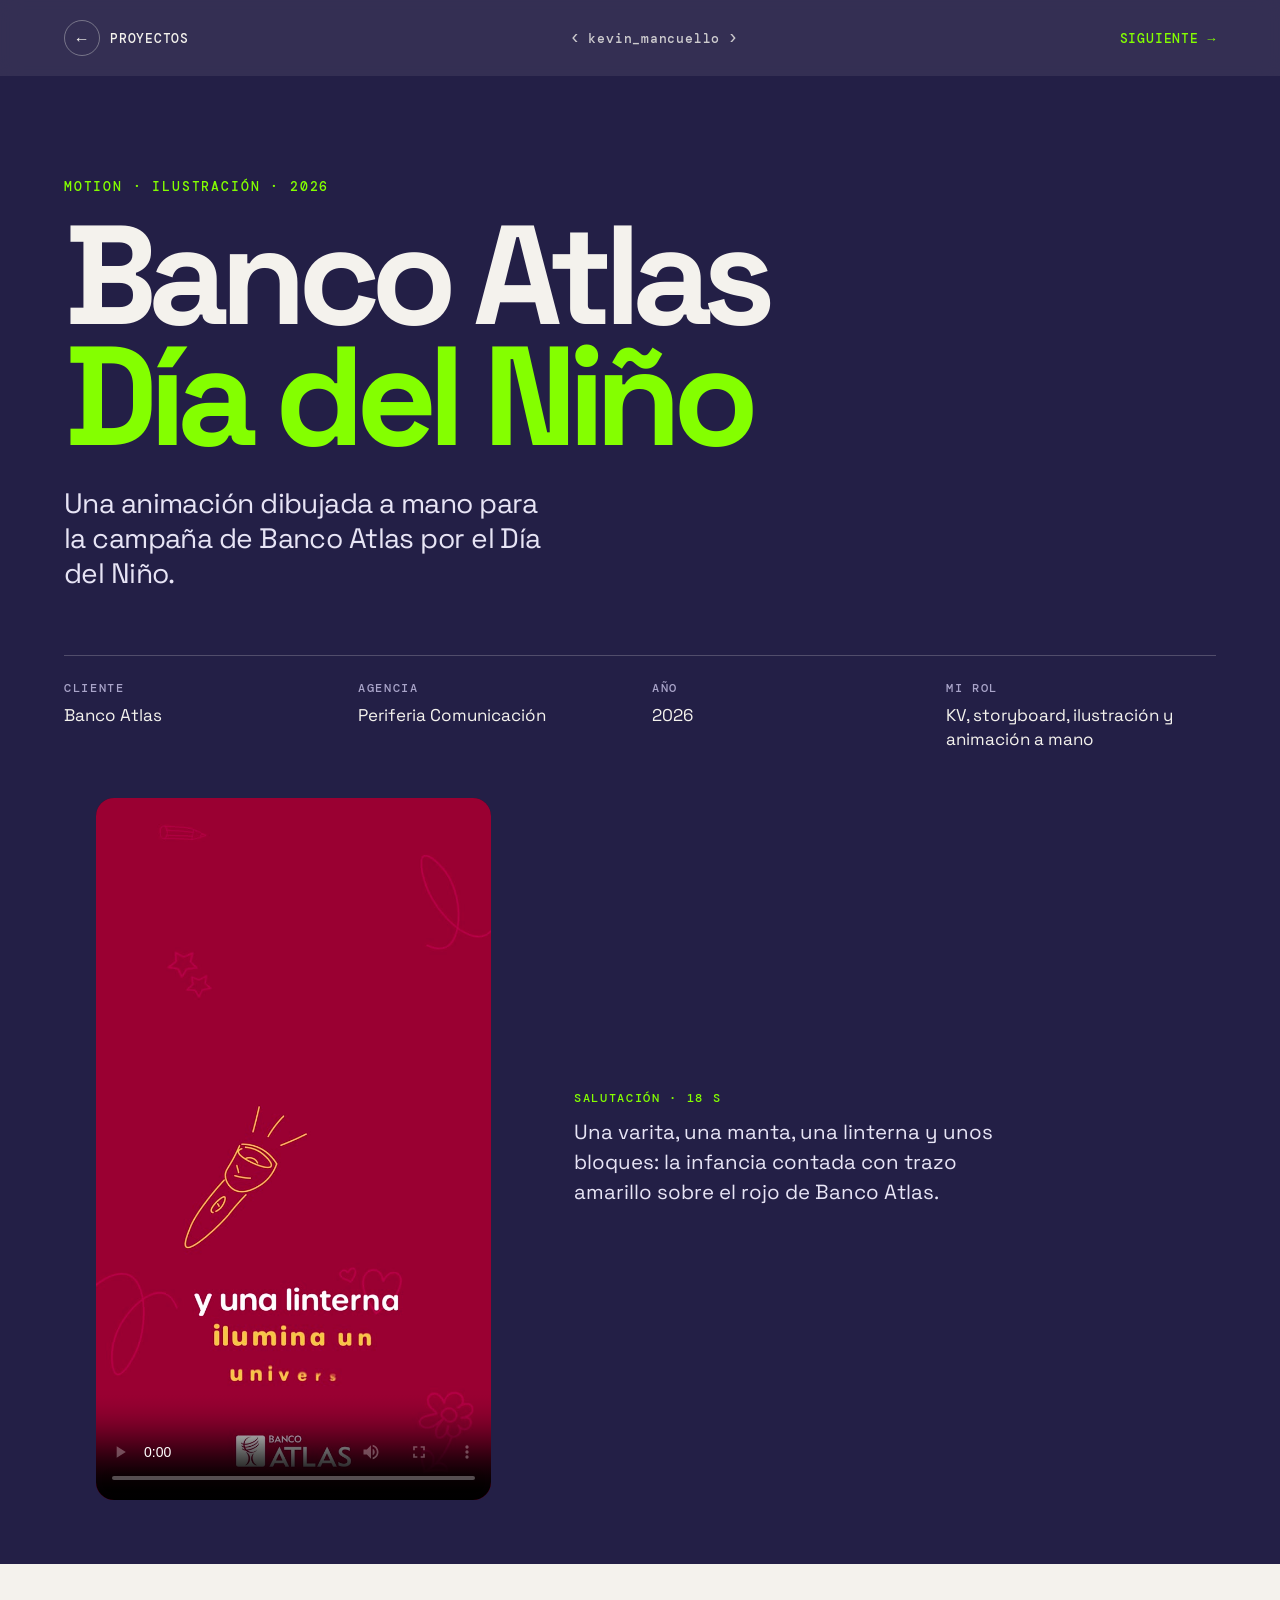
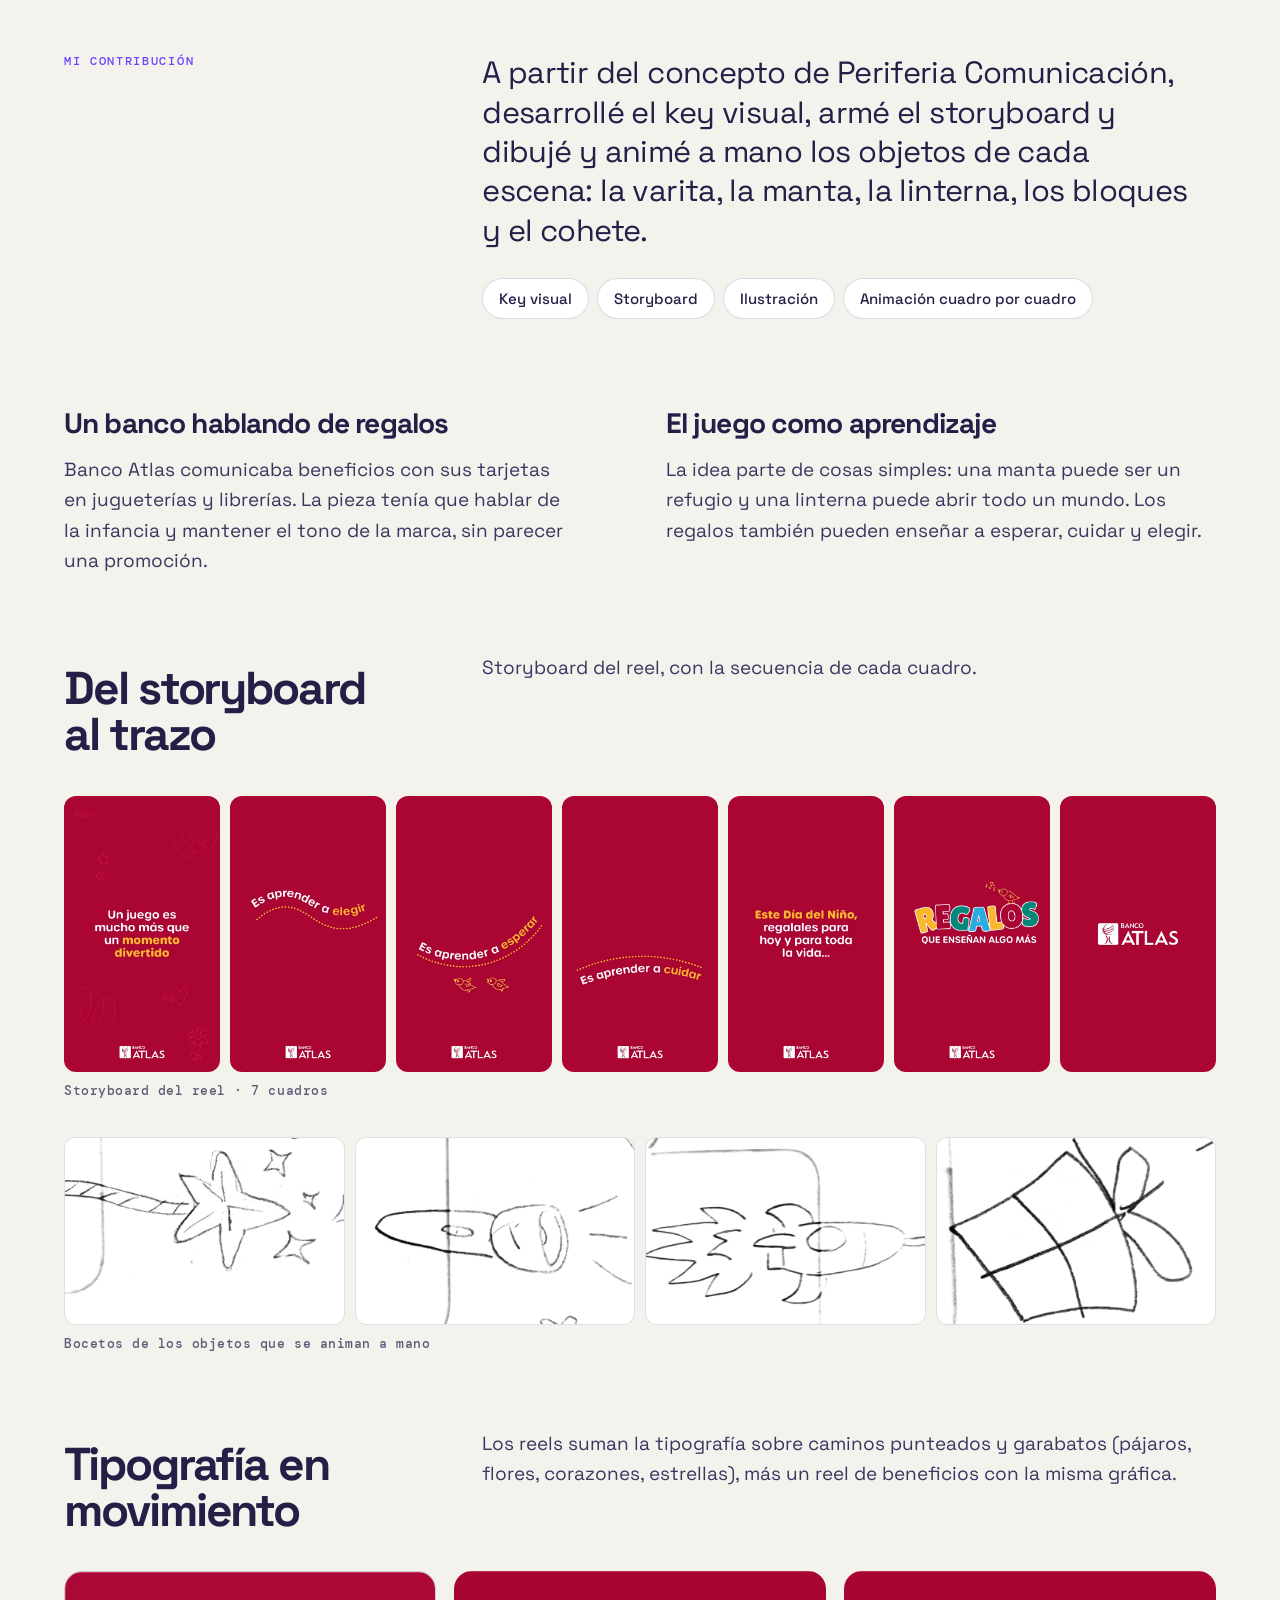
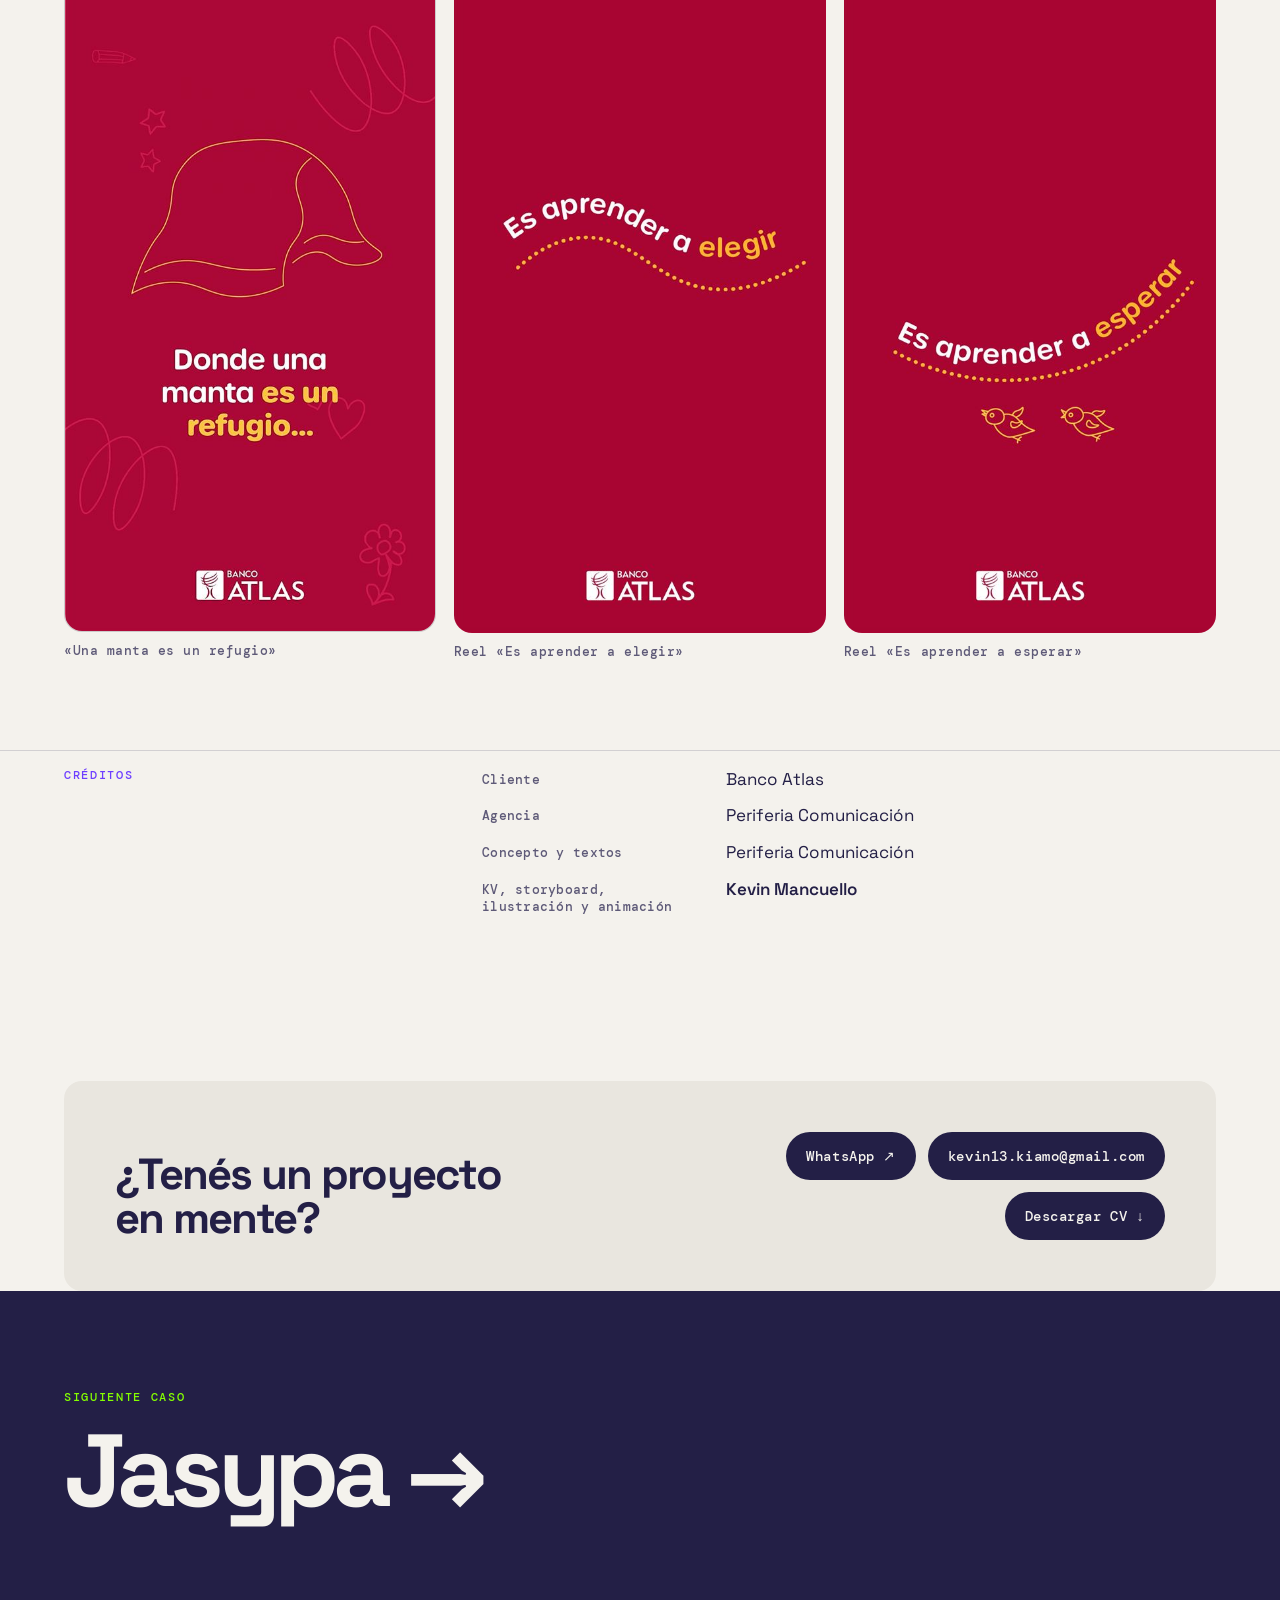
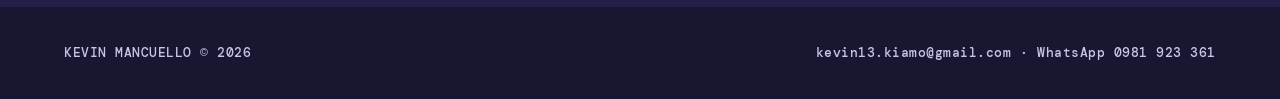
<file: preview/casos/atlas.html>
<!doctype html>
<html lang="es">
<head>
  <meta charset="utf-8">
  <meta name="viewport" content="width=device-width, initial-scale=1">
  <meta name="theme-color" content="#231F46">
  <title>Día del Niño · Banco Atlas — Kevin Mancuello</title>
  <meta name="description" content="Caso Banco Atlas · Día del Niño: animación dibujada a mano, cuadro por cuadro. KV, storyboard, ilustración y animación de Kevin Mancuello.">
  <meta property="og:type" content="article">
  <meta property="og:title" content="Día del Niño · Banco Atlas — Kevin Mancuello">
  <meta property="og:description" content="«Regalos que enseñan algo más»: una animación dibujada a mano para un banco.">
  <meta property="og:image" content="https://kiamo13.github.io/Kevin-Mancuello/preview/assets/video/atlas_poster.jpg">
  <link rel="canonical" href="https://kiamo13.github.io/Kevin-Mancuello/preview/casos/atlas.html">
  <link rel="icon" type="image/svg+xml" href="../favicon.svg">
  <link rel="preconnect" href="https://fonts.googleapis.com">
  <link rel="preconnect" href="https://fonts.gstatic.com" crossorigin>
  <link href="https://fonts.googleapis.com/css2?family=DM+Mono:wght@400;500&family=Space+Grotesk:wght@400;500;600;700&display=swap" rel="stylesheet">
  <link rel="stylesheet" href="case.css?v=20261113-133">
  <script src="case.js?v=20261113-133" defer></script>
</head>
<body>
  <a class="skip-link" href="#caso">Saltar al caso</a>
  <header class="cs-top">
    <a class="cs-back" href="../index.html#motion-projects"><span>←</span> PROYECTOS</a>
    <a class="cs-brand" href="../index.html">&lt; kevin_mancuello &gt;</a>
    <a class="cs-next" href="jasypa.html">SIGUIENTE →</a>
  </header>

  <main id="caso">
    <section class="cs-hero">
      <p class="cs-over">Motion · Ilustración · 2026</p>
      <h1>Banco Atlas<br><span>Día del Niño</span></h1>
      <p class="cs-lead">Una animación dibujada a mano para la campaña de Banco Atlas por el Día del Niño.</p>
      <dl class="cs-meta">
        <div><dt>Cliente</dt><dd>Banco Atlas</dd></div>
        <div><dt>Agencia</dt><dd>Periferia Comunicación</dd></div>
        <div><dt>Año</dt><dd>2026</dd></div>
        <div><dt>Mi rol</dt><dd>KV, storyboard, ilustración y animación a mano</dd></div>
      </dl>
    </section>

    <div class="cs-feature is-portrait">
      <video src="../assets/video/atlas.mp4" poster="../assets/video/atlas_poster.jpg" controls playsinline preload="metadata" aria-label="Animación de salutación del Día del Niño"></video>
      <p class="cs-feature-note"><b>Salutación · 18 s</b>Una varita, una manta, una linterna y unos bloques: la infancia contada con trazo amarillo sobre el rojo de Banco Atlas.</p>
    </div>

    <section class="cs-section">
      <div class="cs-cols">
        <div><p class="cs-label">Mi contribución</p></div>
        <div>
          <p class="cs-statement">A partir del concepto de Periferia Comunicación, desarrollé el key visual, armé el storyboard y dibujé y animé a mano los objetos de cada escena: la varita, la manta, la linterna, los bloques y el cohete.</p>
          <div class="cs-pills"><span>Key visual</span><span>Storyboard</span><span>Ilustración</span><span>Animación cuadro por cuadro</span></div>
        </div>
      </div>
    </section>

    <section class="cs-section">
      <div class="cs-two">
        <div><h2>Un banco hablando de regalos</h2><p class="cs-text">Banco Atlas comunicaba beneficios con sus tarjetas en jugueterías y librerías. La pieza tenía que hablar de la infancia y mantener el tono de la marca, sin parecer una promoción.</p></div>
        <div><h2>El juego como aprendizaje</h2><p class="cs-text">La idea parte de cosas simples: una manta puede ser un refugio y una linterna puede abrir todo un mundo. Los regalos también pueden enseñar a esperar, cuidar y elegir.</p></div>
      </div>
    </section>


    <section class="cs-section">
      <div class="cs-cols">
        <div><h2>Del storyboard al trazo</h2></div>
        <div><p class="cs-text">Storyboard del reel, con la secuencia de cada cuadro.</p></div>
      </div>
      <div class="cs-strip" style="--n:7">
        <img src="../assets/casos/atlas/sb-1.webp" alt="Storyboard, cuadro 1: un juego es mucho más que un momento divertido" loading="lazy" width="540" height="956">
        <img src="../assets/casos/atlas/sb-2.webp" alt="Storyboard, cuadro 2: es aprender a elegir" loading="lazy" width="540" height="956">
        <img src="../assets/casos/atlas/sb-3.webp" alt="Storyboard, cuadro 3: es aprender a esperar" loading="lazy" width="540" height="956">
        <img src="../assets/casos/atlas/sb-4.webp" alt="Storyboard, cuadro 4: es aprender a cuidar" loading="lazy" width="540" height="956">
        <img src="../assets/casos/atlas/sb-5.webp" alt="Storyboard, cuadro 5: este Día del Niño, regalales para hoy y para toda la vida" loading="lazy" width="540" height="956">
        <img src="../assets/casos/atlas/sb-6.webp" alt="Storyboard, cuadro 6: regalos que enseñan algo más" loading="lazy" width="540" height="956">
        <img src="../assets/casos/atlas/sb-7.webp" alt="Storyboard, cuadro 7: cierre con la marca Banco Atlas" loading="lazy" width="540" height="956">
      </div>
      <p class="cs-gridnote">Storyboard del reel · 7 cuadros</p>
      <div class="cs-strip" style="--n:4">
        <img class="ln" src="../assets/casos/atlas/boceto-varita.webp" alt="Boceto a lápiz de la varita con estrellas" loading="lazy" width="720" height="480">
        <img class="ln" src="../assets/casos/atlas/boceto-linterna.webp" alt="Boceto a lápiz de la linterna" loading="lazy" width="720" height="480">
        <img class="ln" src="../assets/casos/atlas/boceto-cohete.webp" alt="Boceto a lápiz del cohete" loading="lazy" width="720" height="480">
        <img class="ln" src="../assets/casos/atlas/boceto-regalo.webp" alt="Boceto a lápiz del regalo" loading="lazy" width="720" height="480">
      </div>
      <p class="cs-gridnote">Bocetos de los objetos que se animan a&nbsp;mano</p>
    </section>

    <section class="cs-section">
      <div class="cs-cols">
        <div><h2>Tipografía en movimiento</h2></div>
        <div><p class="cs-text">Los reels suman la tipografía sobre caminos punteados y garabatos (pájaros, flores, corazones, estrellas), más un reel de beneficios con la misma gráfica.</p></div>
      </div>
      <div class="cs-grid row">
        <figure style="--a:.562"><img src="../assets/casos/atlas/texto.jpg" alt="Pieza vertical: una manta es un refugio" loading="lazy" width="562" height="1000"><figcaption>«Una manta es un refugio»</figcaption></figure>
        <figure style="--a:.5625"><video data-loop src="../assets/video/atlas_reel1.mp4" poster="../assets/casos/atlas/reel1.jpg" muted loop playsinline preload="none" width="540" height="960" style="aspect-ratio:9/16;object-fit:cover" aria-label="Reel animado: «Es aprender a elegir»"></video><figcaption>Reel «Es aprender a elegir»</figcaption></figure>
        <figure style="--a:.5625"><video data-loop src="../assets/video/atlas_reel2.mp4" poster="../assets/casos/atlas/reel2.jpg" muted loop playsinline preload="none" width="540" height="960" style="aspect-ratio:9/16;object-fit:cover" aria-label="Reel animado: «Es aprender a esperar»"></video><figcaption>Reel «Es aprender a esperar»</figcaption></figure>
      </div>
    </section>

    <section class="cs-credits">
      <div><p class="cs-label">Créditos</p></div>
      <dl>
        <dt>Cliente</dt><dd>Banco Atlas</dd>
        <dt>Agencia</dt><dd>Periferia Comunicación</dd>
        <dt>Concepto y textos</dt><dd>Periferia Comunicación</dd>
        <dt>KV, storyboard, ilustración y animación</dt><dd><b>Kevin Mancuello</b></dd>
      </dl>
    </section>
    <section class="cs-contact">
      <div><h2>¿Tenés un proyecto en&nbsp;mente?</h2></div>
      <div class="cs-contact-links"><a href="https://wa.me/595981923361" target="_blank" rel="noreferrer">WhatsApp ↗</a><a href="mailto:kevin13.kiamo@gmail.com">kevin13.kiamo@gmail.com</a><a href="../assets/cv/CV_Kevin-Mancuello.pdf">Descargar CV ↓</a></div>
    </section>
  </main>

  <a class="cs-nextcase" href="jasypa.html"><small>Siguiente caso</small><strong>Jasypa <span>→</span></strong></a>
  <footer class="cs-foot"><a href="../index.html">KEVIN MANCUELLO © 2026</a><span><a href="mailto:kevin13.kiamo@gmail.com">kevin13.kiamo@gmail.com</a> · <a href="https://wa.me/595981923361" target="_blank" rel="noreferrer">WhatsApp 0981 923 361</a></span></footer>
</body>
</html>
</file>
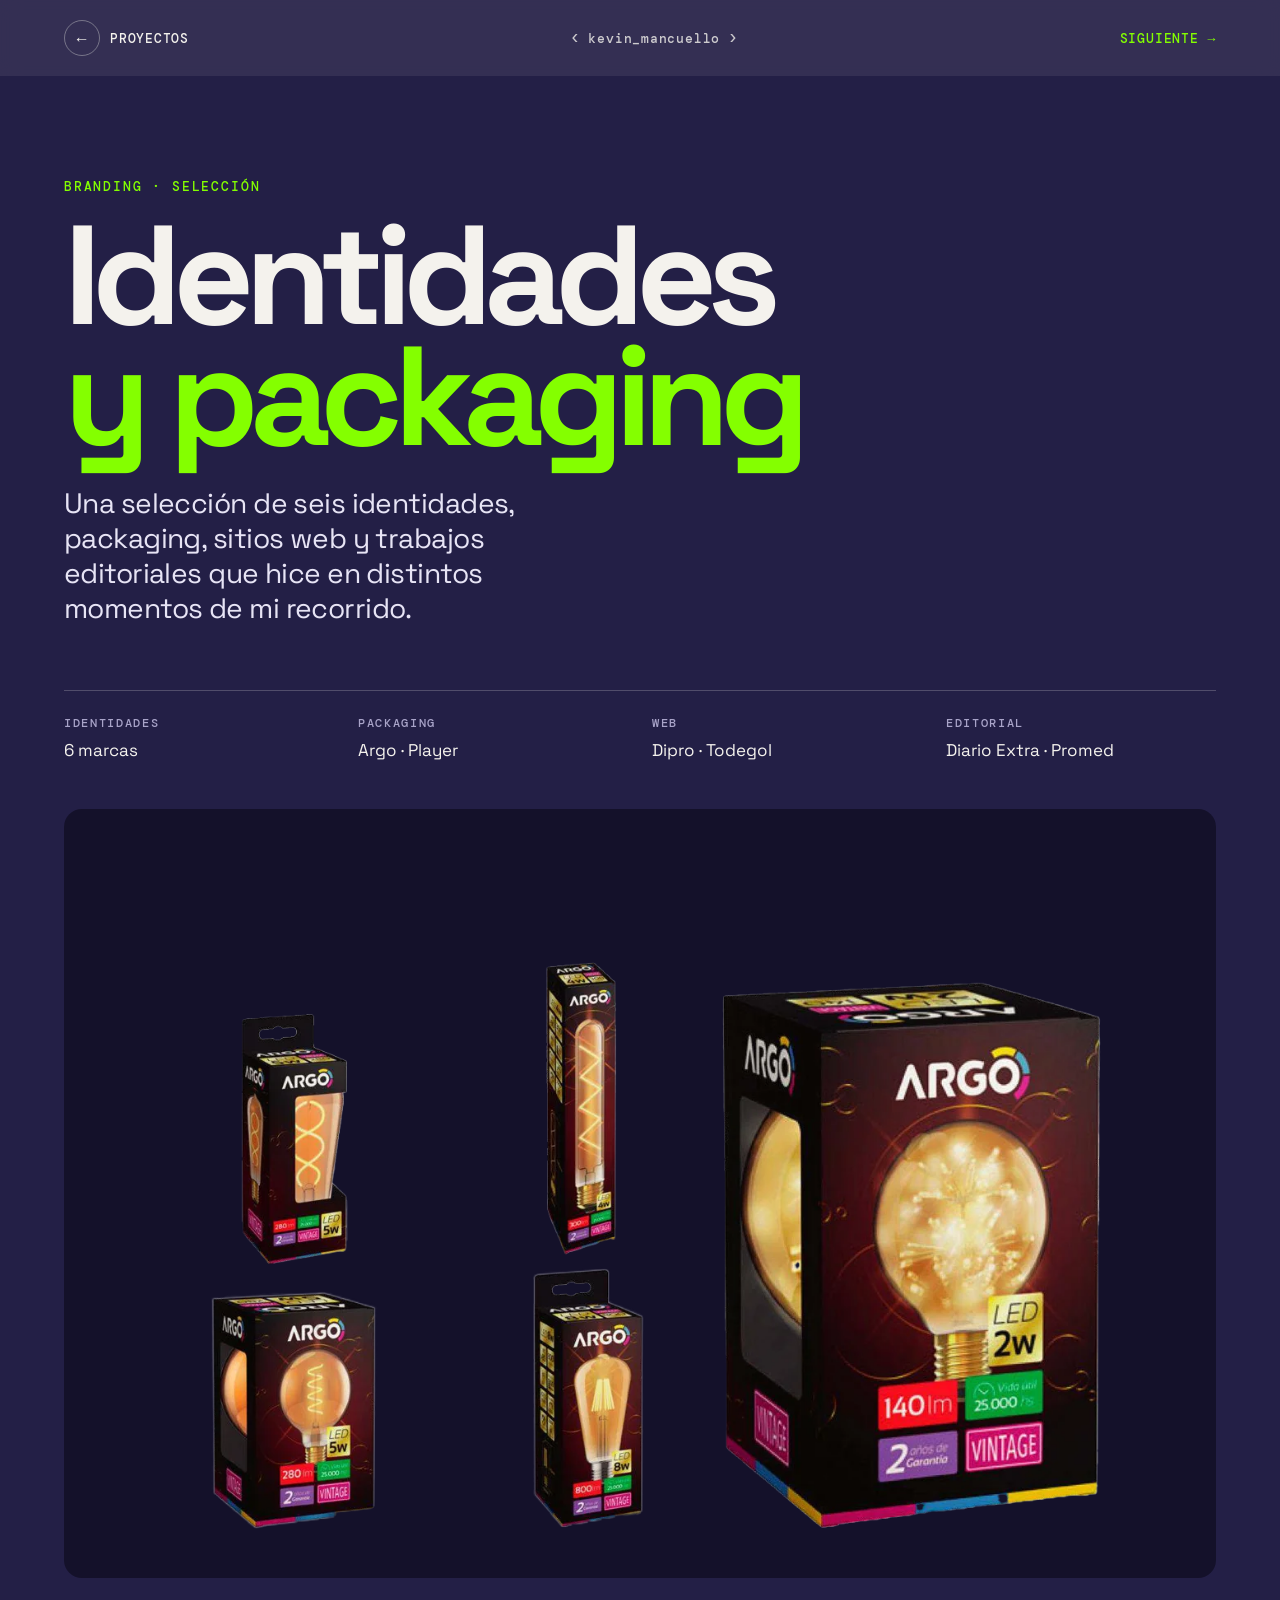
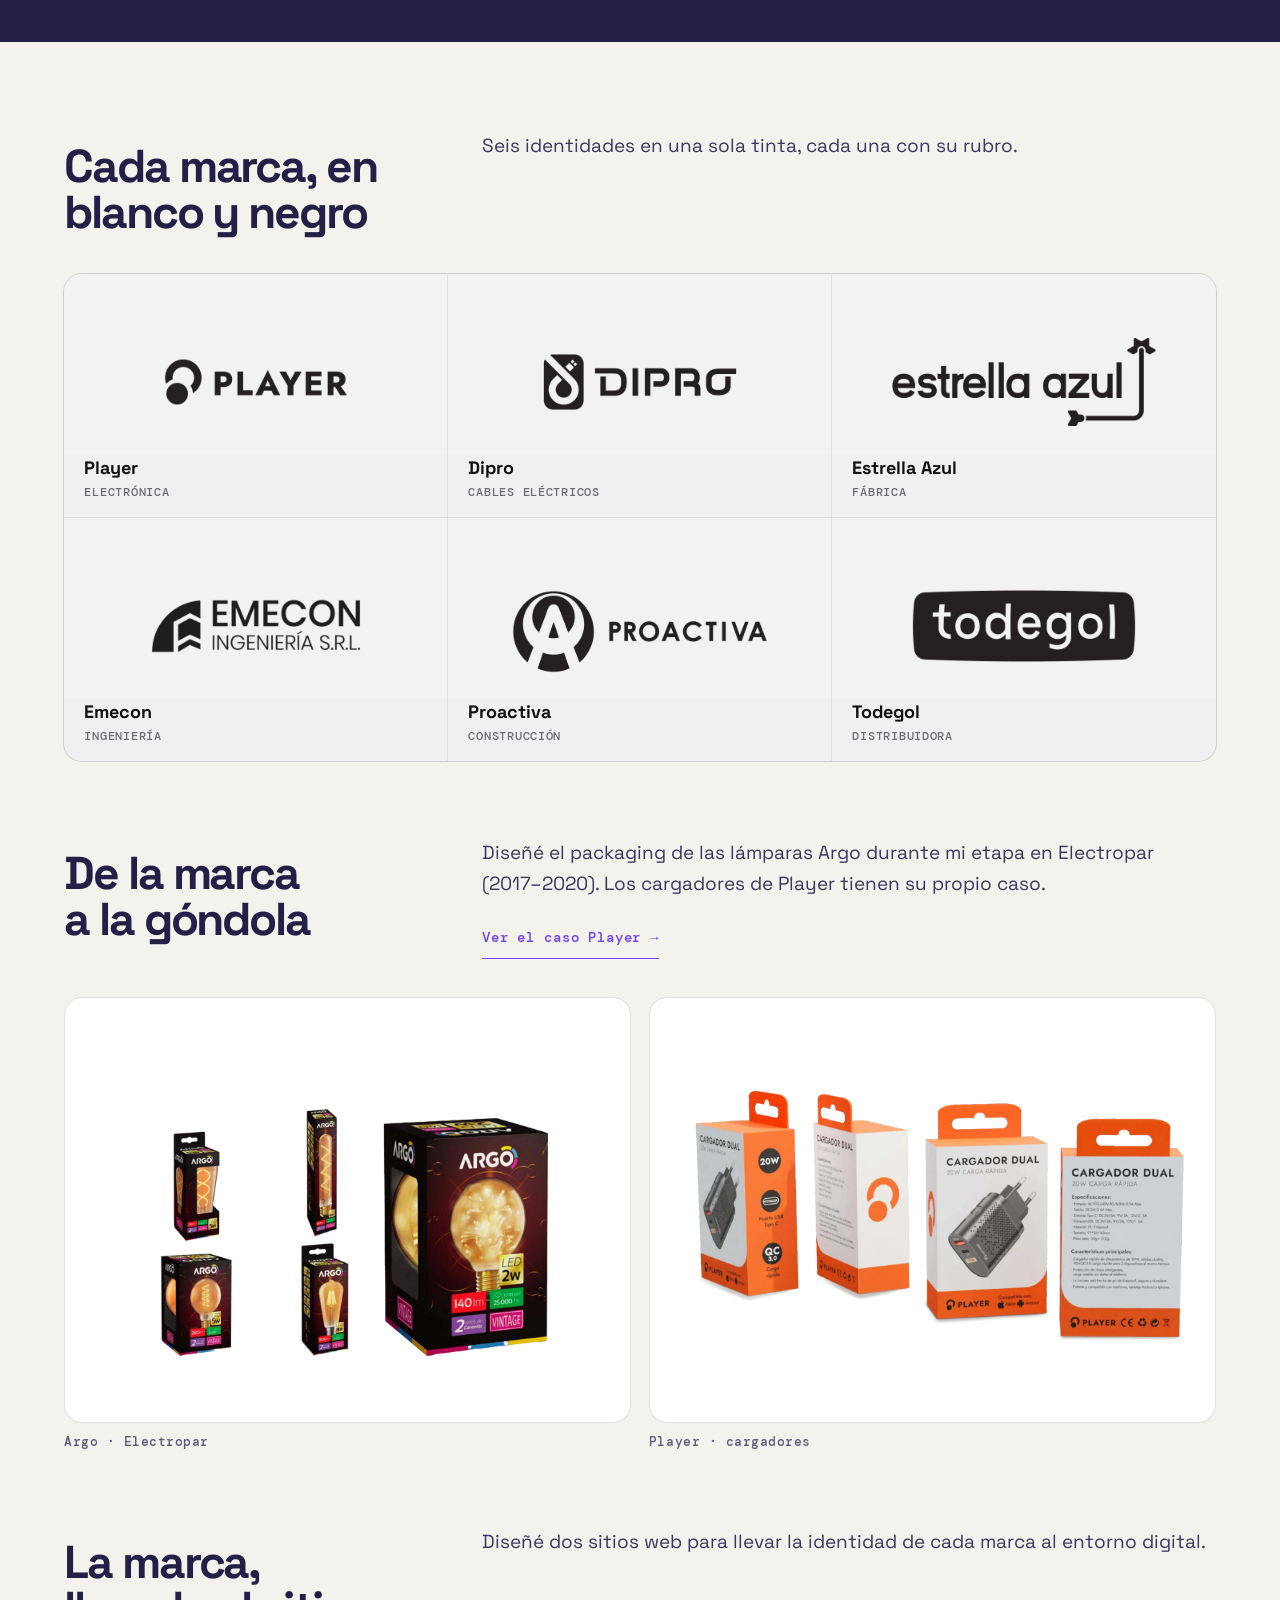
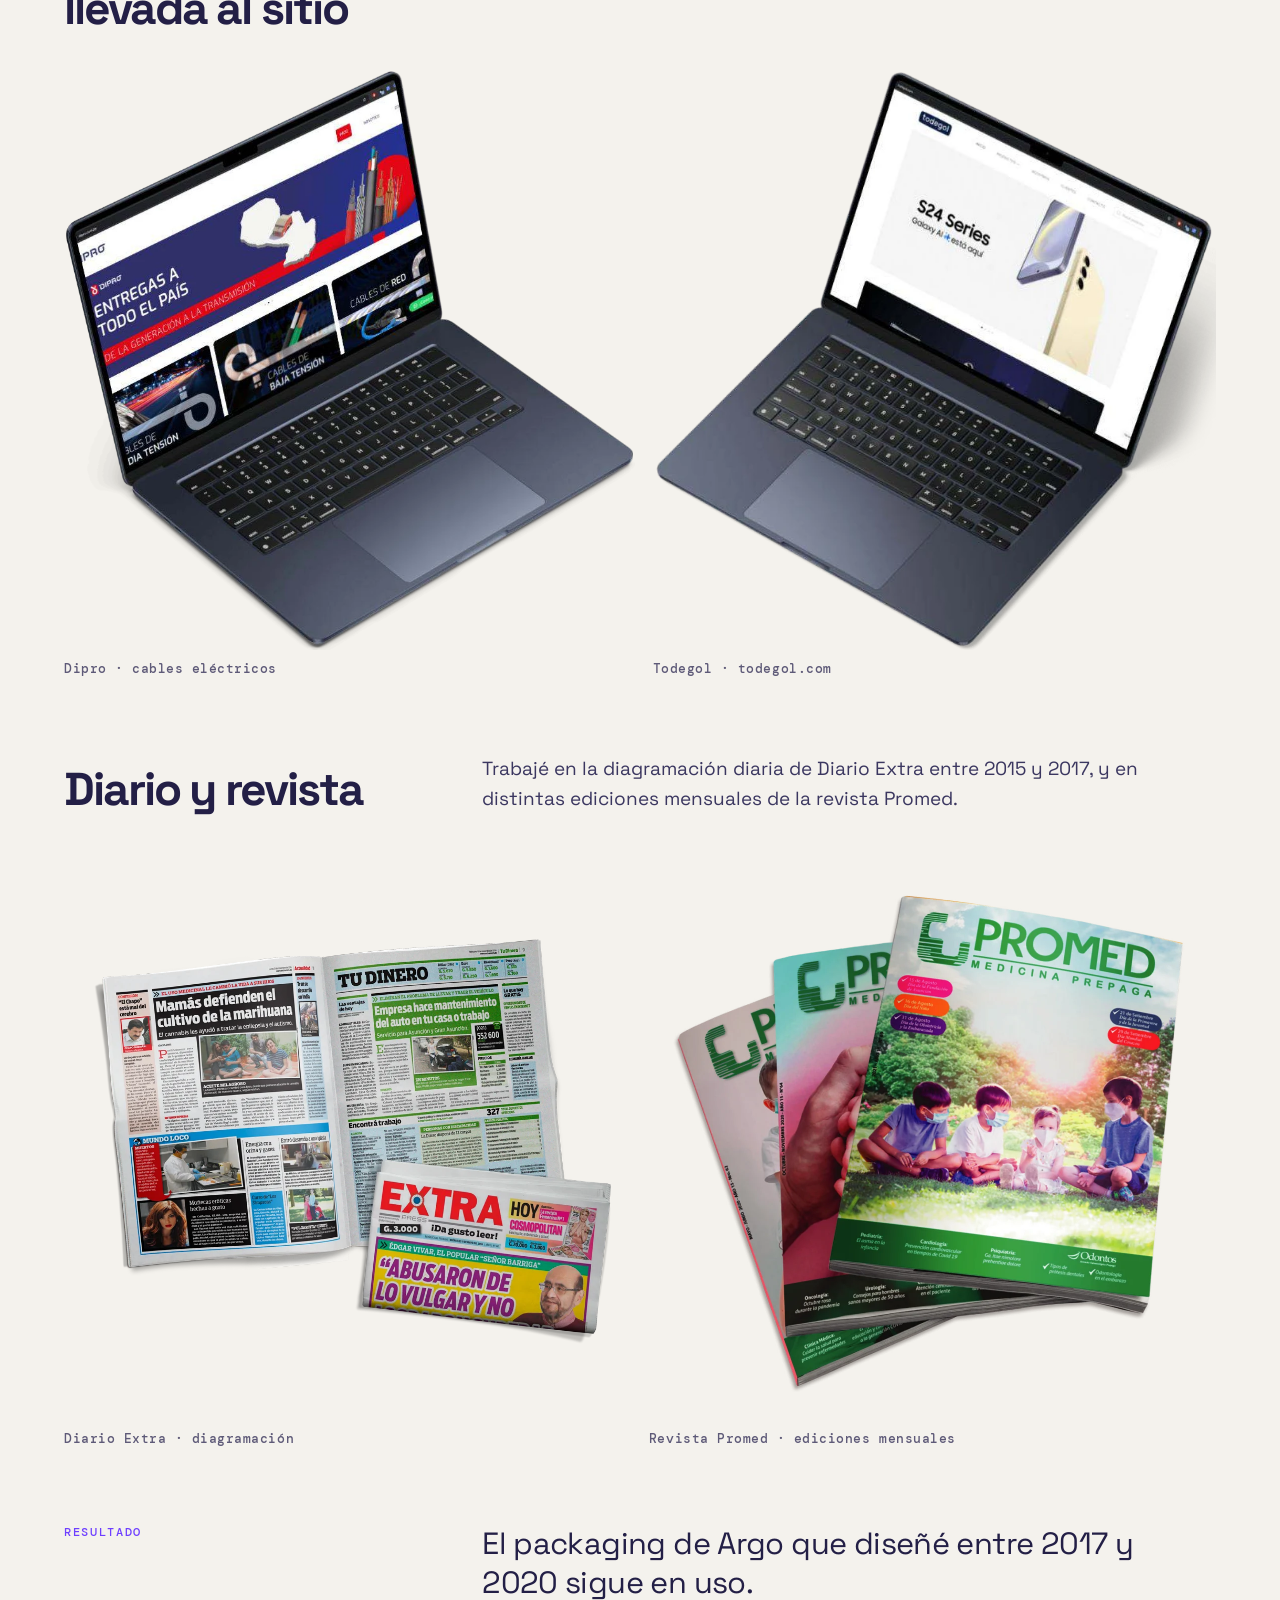
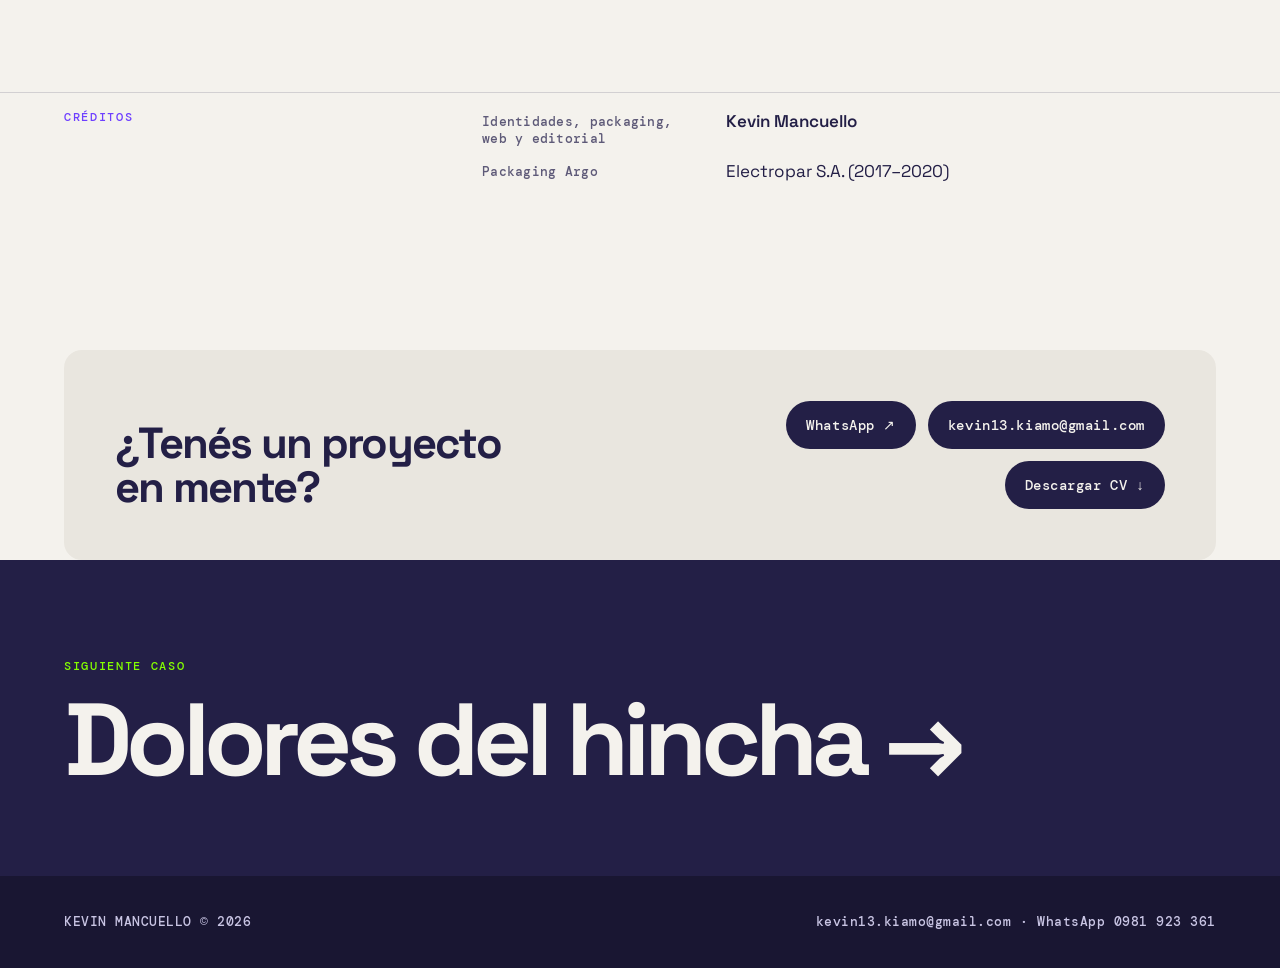
<file: preview/casos/branding.html>
<!doctype html>
<html lang="es">
<head>
  <meta charset="utf-8">
  <meta name="viewport" content="width=device-width, initial-scale=1">
  <meta name="theme-color" content="#231F46">
  <title>Identidades y packaging — Kevin Mancuello</title>
  <meta name="description" content="Selección de branding de Kevin Mancuello: seis identidades (Player, Dipro, Estrella Azul, Emecon, Proactiva y Todegol), el packaging de Argo para Electropar y el sitio de Dipro.">
  <meta property="og:type" content="article">
  <meta property="og:title" content="Identidades y packaging — Kevin Mancuello">
  <meta property="og:description" content="Seis identidades, packaging que sigue en uso y dos sitios web.">
  <meta property="og:image" content="https://kiamo13.github.io/Kevin-Mancuello/preview/assets/work/branding.jpg">
  <link rel="canonical" href="https://kiamo13.github.io/Kevin-Mancuello/preview/casos/branding.html">
  <link rel="icon" type="image/svg+xml" href="../favicon.svg">
  <link rel="preconnect" href="https://fonts.googleapis.com">
  <link rel="preconnect" href="https://fonts.gstatic.com" crossorigin>
  <link href="https://fonts.googleapis.com/css2?family=DM+Mono:wght@400;500&family=Space+Grotesk:wght@400;500;600;700&display=swap" rel="stylesheet">
  <link rel="stylesheet" href="case.css?v=20261113-133">
  <script src="case.js?v=20261113-133" defer></script>
</head>
<body>
  <a class="skip-link" href="#caso">Saltar al caso</a>
  <header class="cs-top">
    <a class="cs-back" href="../index.html#branding-projects"><span>←</span> PROYECTOS</a>
    <a class="cs-brand" href="../index.html">&lt; kevin_mancuello &gt;</a>
    <a class="cs-next" href="etidol.html">SIGUIENTE →</a>
  </header>

  <main id="caso">
    <section class="cs-hero">
      <p class="cs-over">Branding · Selección</p>
      <h1>Identidades<br><span>y packaging</span></h1>
      <p class="cs-lead">Una selección de seis identidades, packaging, sitios web y trabajos editoriales que hice en distintos momentos de mi recorrido.</p>
      <dl class="cs-meta">
        <div><dt>Identidades</dt><dd>6 marcas</dd></div>
        <div><dt>Packaging</dt><dd>Argo · Player</dd></div>
        <div><dt>Web</dt><dd>Dipro · Todegol</dd></div>
        <div><dt>Editorial</dt><dd>Diario Extra · Promed</dd></div>
      </dl>
    </section>

    <div class="cs-feature"><img src="../assets/casos/branding/argo.webp" alt="Packaging de lámparas Argo" width="1400" height="934"></div>

    <section class="cs-section">
      <div class="cs-cols">
        <div><h2>Cada marca, en blanco y negro</h2></div>
        <div><p class="cs-text">Seis identidades en una sola tinta, cada una con su rubro.</p></div>
      </div>
      <div class="lf-grid">
        <figure class="lf"><img src="../assets/casos/branding/lf1.webp" alt="Logo de Player" loading="lazy" width="1920" height="900"><figcaption><b>Player</b><span>Electrónica</span></figcaption></figure>
        <figure class="lf"><img src="../assets/casos/branding/lf2.webp" alt="Logo de Dipro" loading="lazy" width="1920" height="900"><figcaption><b>Dipro</b><span>Cables eléctricos</span></figcaption></figure>
        <figure class="lf"><img src="../assets/casos/branding/lf3.webp" alt="Logo de Estrella Azul" loading="lazy" width="1920" height="900"><figcaption><b>Estrella Azul</b><span>Fábrica</span></figcaption></figure>
        <figure class="lf"><img src="../assets/casos/branding/lf4.webp" alt="Logo de Emecon Ingeniería" loading="lazy" width="1920" height="900"><figcaption><b>Emecon</b><span>Ingeniería</span></figcaption></figure>
        <figure class="lf"><img src="../assets/casos/branding/lf5.webp" alt="Logo de Proactiva" loading="lazy" width="1920" height="900"><figcaption><b>Proactiva</b><span>Construcción</span></figcaption></figure>
        <figure class="lf"><img src="../assets/casos/branding/lf6.webp" alt="Logo de Todegol" loading="lazy" width="1920" height="900"><figcaption><b>Todegol</b><span>Distribuidora</span></figcaption></figure>
      </div>
    </section>

    <section class="cs-section">
      <div class="cs-cols">
        <div><h2>De la marca a la góndola</h2></div>
        <div><p class="cs-text">Diseñé el packaging de las lámparas Argo durante mi etapa en Electropar (2017–2020). Los cargadores de Player tienen su propio caso.</p><p class="cs-text"><a class="cs-inline" href="player.html">Ver el caso Player →</a></p></div>
      </div>
      <div class="cs-grid">
        <figure class="s6 eq"><img src="../assets/casos/branding/argo.webp" alt="Packaging de lámparas Argo" loading="lazy" width="1400" height="934"><figcaption>Argo · Electropar</figcaption></figure>
        <figure class="s6 eq"><img src="../assets/casos/branding/player-pack.webp" alt="Packaging de cargadores Player" loading="lazy" width="1400" height="834"><figcaption>Player · cargadores</figcaption></figure>
      </div>
    </section>

    <section class="cs-section">
      <div class="cs-cols">
        <div><h2>La marca, llevada al sitio</h2></div>
        <div><p class="cs-text">Diseñé dos sitios web para llevar la identidad de cada marca al entorno digital.</p></div>
      </div>
      <div class="cs-grid row cs-laptops">
        <figure class="bare" style="--a:.983"><img src="../assets/casos/branding/dipro-laptop.webp" alt="Sitio de Dipro en una laptop" loading="lazy" width="900" height="916"><figcaption>Dipro · cables eléctricos</figcaption></figure>
        <figure class="bare" style="--a:.97"><img src="../assets/casos/branding/todegol-laptop.webp" alt="Sitio de Todegol en una laptop" loading="lazy" width="710" height="732"><figcaption>Todegol · todegol.com</figcaption></figure>
      </div>
    </section>

    <section class="cs-section">
      <div class="cs-cols">
        <div><h2>Diario y revista</h2></div>
        <div><p class="cs-text">Trabajé en la diagramación diaria de Diario Extra entre 2015 y 2017, y en distintas ediciones mensuales de la revista Promed.</p></div>
      </div>
      <div class="cs-grid">
        <figure class="s6 bare sq"><img src="../assets/casos/branding/editorial-extra.webp" alt="Doble página del diario Extra y tapa del periódico" loading="lazy" width="1080" height="1080"><figcaption>Diario Extra · diagramación</figcaption></figure>
        <figure class="s6 bare sq"><img src="../assets/casos/branding/editorial-promed.webp" alt="Tapas de la revista Promed, Medicina Prepaga" loading="lazy" width="1118" height="1134"><figcaption>Revista Promed · ediciones mensuales</figcaption></figure>
      </div>
    </section>

    <section class="cs-section cs-result">
      <div class="cs-cols">
        <div><p class="cs-label">Resultado</p></div>
        <div><p class="cs-statement">El packaging de Argo que diseñé entre 2017 y 2020 sigue en uso.</p></div>
      </div>
    </section>

    <section class="cs-credits">
      <div><p class="cs-label">Créditos</p></div>
      <dl>
        <dt>Identidades, packaging, web y editorial</dt><dd><b>Kevin Mancuello</b></dd>
        <dt>Packaging Argo</dt><dd>Electropar S.A. (2017–2020)</dd>
      </dl>
    </section>
    <section class="cs-contact">
      <div><h2>¿Tenés un proyecto en&nbsp;mente?</h2></div>
      <div class="cs-contact-links"><a href="https://wa.me/595981923361" target="_blank" rel="noreferrer">WhatsApp ↗</a><a href="mailto:kevin13.kiamo@gmail.com">kevin13.kiamo@gmail.com</a><a href="../assets/cv/CV_Kevin-Mancuello.pdf">Descargar CV ↓</a></div>
    </section>
  </main>

  <a class="cs-nextcase" href="etidol.html"><small>Siguiente caso</small><strong>Dolores del hincha <span>→</span></strong></a>
  <footer class="cs-foot"><a href="../index.html">KEVIN MANCUELLO © 2026</a><span><a href="mailto:kevin13.kiamo@gmail.com">kevin13.kiamo@gmail.com</a> · <a href="https://wa.me/595981923361" target="_blank" rel="noreferrer">WhatsApp 0981 923 361</a></span></footer>
</body>
</html>
</file>
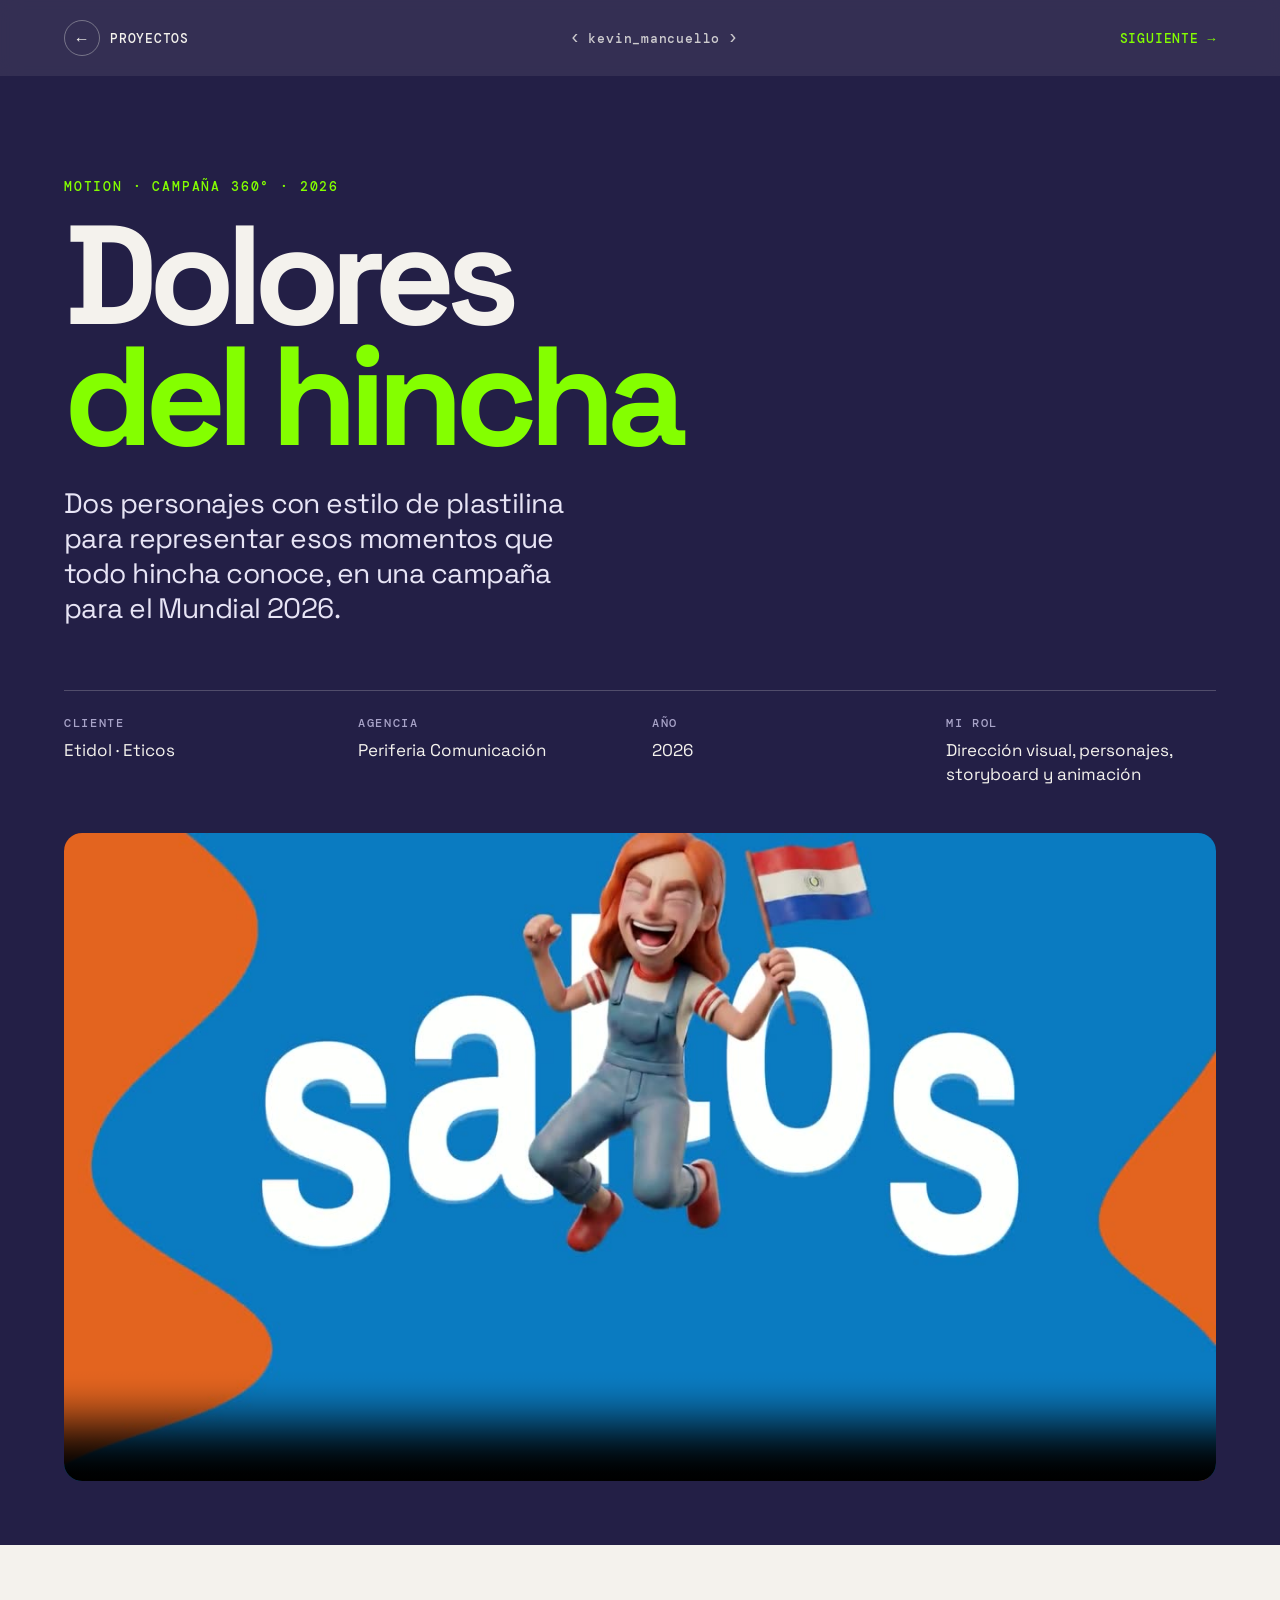
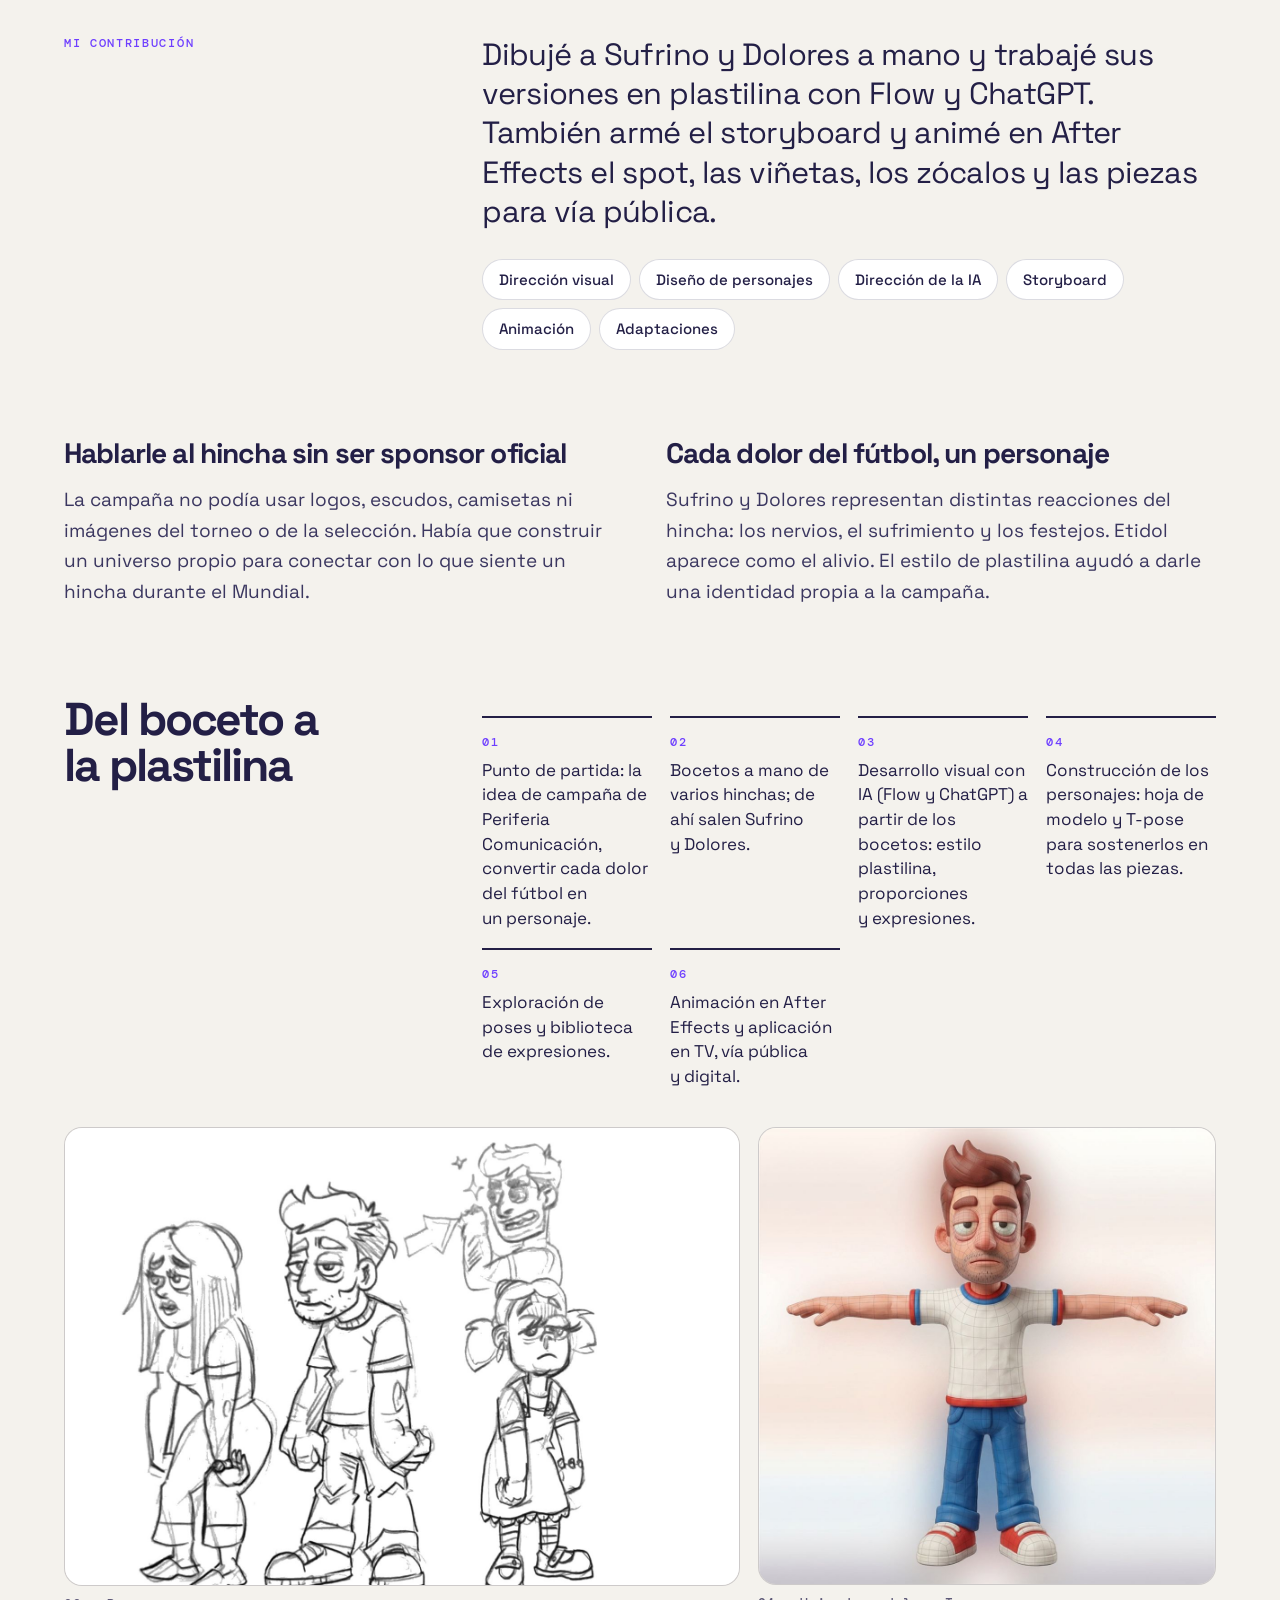
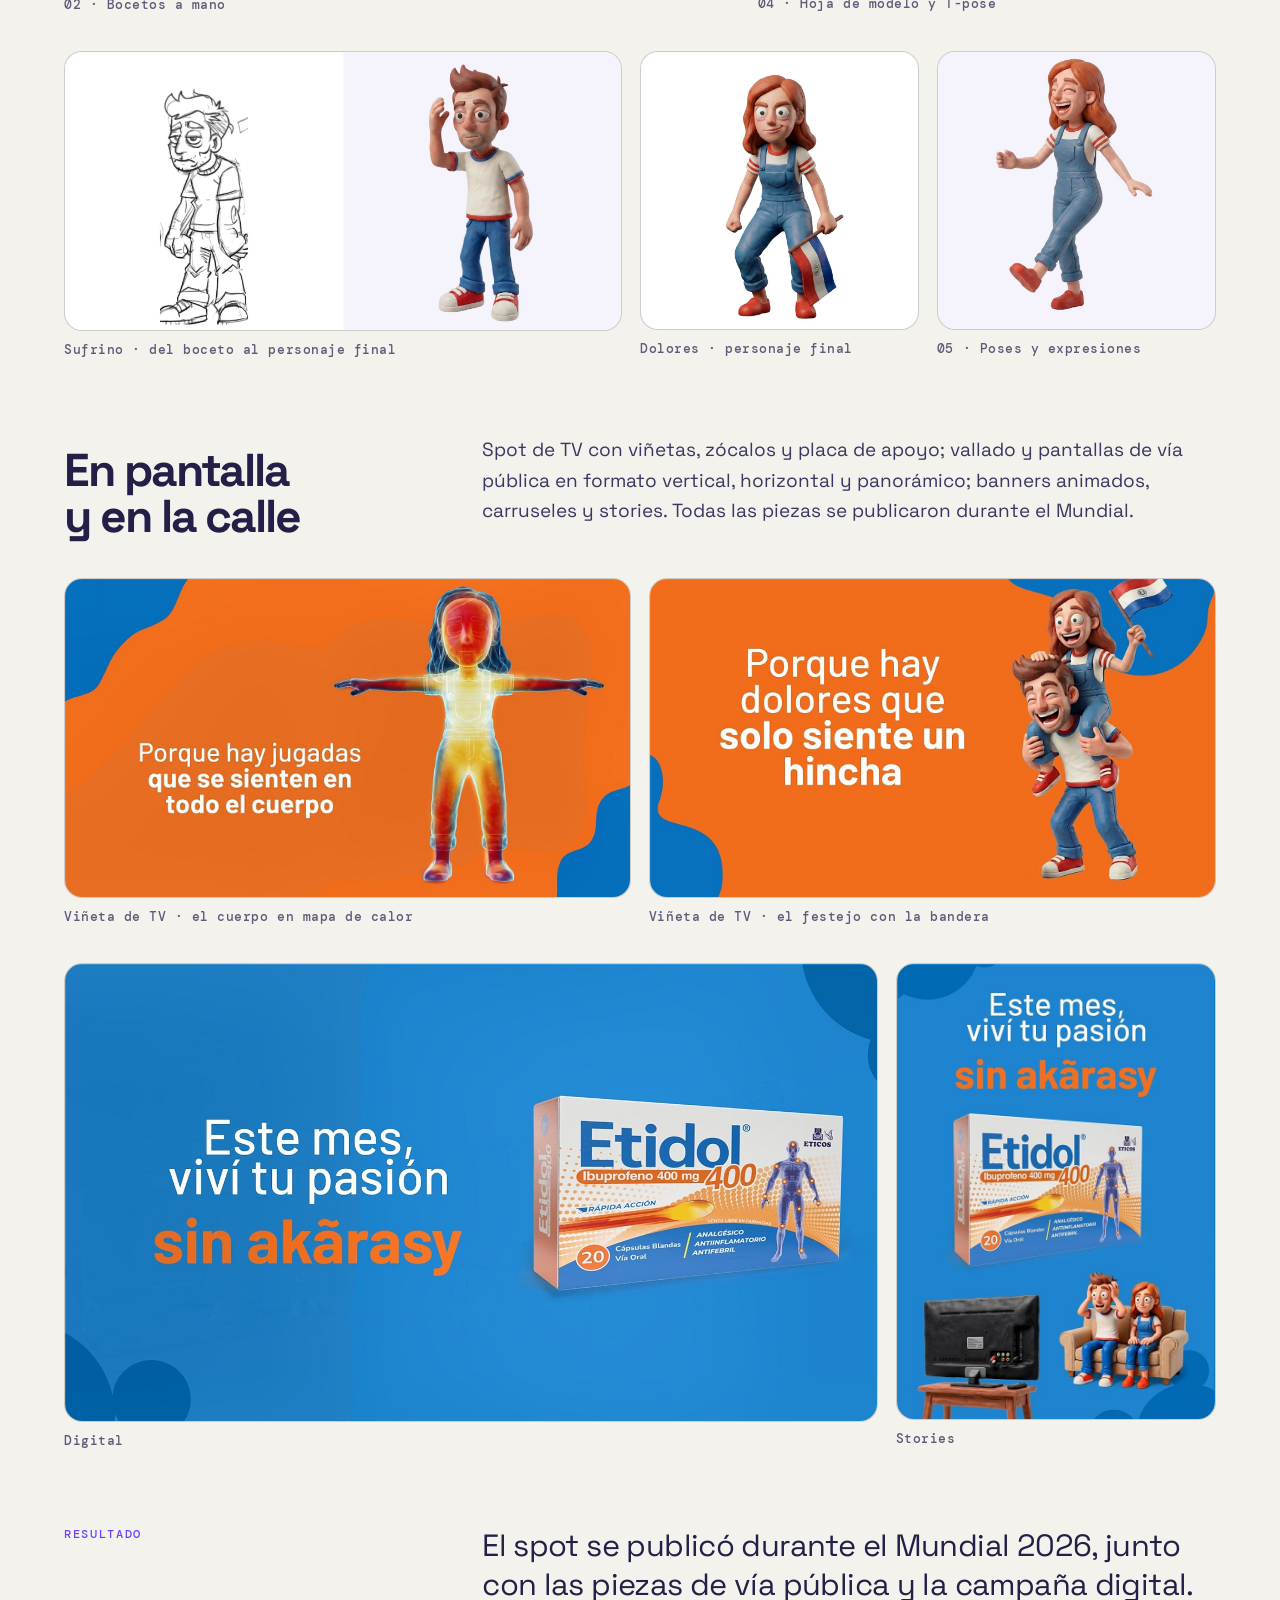
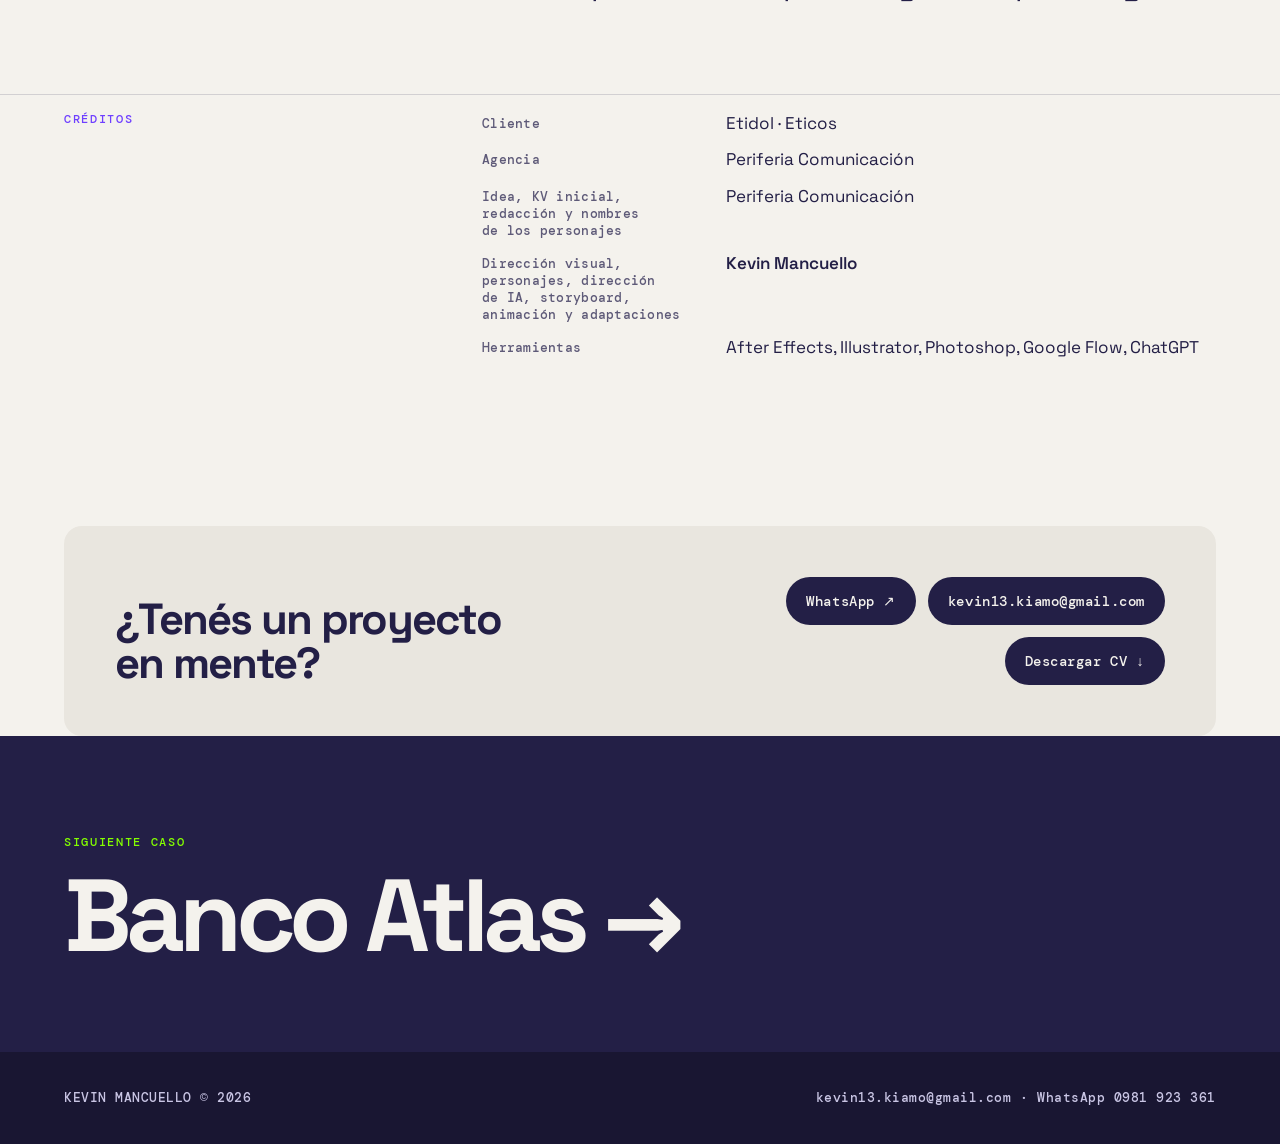
<file: preview/casos/etidol.html>
<!doctype html>
<html lang="es">
<head>
  <meta charset="utf-8">
  <meta name="viewport" content="width=device-width, initial-scale=1">
  <meta name="theme-color" content="#231F46">
  <title>Dolores del hincha · Etidol — Kevin Mancuello</title>
  <meta name="description" content="Caso Etidol · Dolores del hincha: campaña 360° para el Mundial 2026 con dos personajes en estilo plastilina. Dirección visual, personajes, storyboard y animación de Kevin Mancuello.">
  <meta property="og:type" content="article">
  <meta property="og:title" content="Dolores del hincha · Etidol — Kevin Mancuello">
  <meta property="og:description" content="Campaña 360° para el Mundial 2026: los dolores del fútbol convertidos en dos personajes con estilo de plastilina.">
  <meta property="og:image" content="https://kiamo13.github.io/Kevin-Mancuello/preview/assets/casos/etidol/hero.jpg">
  <link rel="canonical" href="https://kiamo13.github.io/Kevin-Mancuello/preview/casos/etidol.html">
  <link rel="icon" type="image/svg+xml" href="../favicon.svg">
  <link rel="preconnect" href="https://fonts.googleapis.com">
  <link rel="preconnect" href="https://fonts.gstatic.com" crossorigin>
  <link href="https://fonts.googleapis.com/css2?family=DM+Mono:wght@400;500&family=Space+Grotesk:wght@400;500;600;700&display=swap" rel="stylesheet">
  <link rel="stylesheet" href="case.css?v=20261113-133">
  <script src="case.js?v=20261113-133" defer></script>
</head>
<body>
  <a class="skip-link" href="#caso">Saltar al caso</a>
  <header class="cs-top">
    <a class="cs-back" href="../index.html#motion-projects"><span>←</span> PROYECTOS</a>
    <a class="cs-brand" href="../index.html">&lt; kevin_mancuello &gt;</a>
    <a class="cs-next" href="atlas.html">SIGUIENTE →</a>
  </header>

  <main id="caso">
    <section class="cs-hero">
      <p class="cs-over">Motion · Campaña 360° · 2026</p>
      <h1>Dolores<br><span>del hincha</span></h1>
      <p class="cs-lead">Dos personajes con estilo de plastilina para representar esos momentos que todo hincha conoce, en una campaña para el Mundial 2026.</p>
      <dl class="cs-meta">
        <div><dt>Cliente</dt><dd>Etidol · Eticos</dd></div>
        <div><dt>Agencia</dt><dd>Periferia Comunicación</dd></div>
        <div><dt>Año</dt><dd>2026</dd></div>
        <div><dt>Mi rol</dt><dd>Dirección visual, personajes, storyboard y animación</dd></div>
      </dl>
    </section>

    <div class="cs-feature">
      <video src="../assets/video/etidol.mp4" poster="../assets/video/etidol_poster.jpg" controls playsinline preload="metadata" aria-label="Spot de TV Dolores del hincha"></video>
    </div>

    <section class="cs-section">
      <div class="cs-cols">
        <div><p class="cs-label">Mi contribución</p></div>
        <div>
          <p class="cs-statement">Dibujé a Sufrino y Dolores a mano y trabajé sus versiones en plastilina con Flow y ChatGPT. También armé el storyboard y animé en After Effects el spot, las viñetas, los zócalos y las piezas para vía pública.</p>
          <div class="cs-pills"><span>Dirección visual</span><span>Diseño de personajes</span><span>Dirección de la IA</span><span>Storyboard</span><span>Animación</span><span>Adaptaciones</span></div>
        </div>
      </div>
    </section>

    <section class="cs-section">
      <div class="cs-two">
        <div><h2>Hablarle al hincha sin ser sponsor oficial</h2><p class="cs-text">La campaña no podía usar logos, escudos, camisetas ni imágenes del torneo o de la selección. Había que construir un universo propio para conectar con lo que siente un hincha durante el Mundial.</p></div>
        <div><h2>Cada dolor del fútbol, un personaje</h2><p class="cs-text">Sufrino y Dolores representan distintas reacciones del hincha: los nervios, el sufrimiento y los festejos. Etidol aparece como el alivio. El estilo de plastilina ayudó a darle una identidad propia a la campaña.</p></div>
      </div>
    </section>

    <section class="cs-section">
      <div class="cs-cols">
        <div><h2>Del boceto a la plastilina</h2></div>
        <div><ol class="cs-steps">
          <li>Punto de partida: la idea de campaña de Periferia Comunicación, convertir cada dolor del fútbol en un&nbsp;personaje.</li>
          <li>Bocetos a mano de varios hinchas; de ahí salen Sufrino y&nbsp;Dolores.</li>
          <li>Desarrollo visual con IA (Flow y ChatGPT) a partir de los bocetos: estilo plastilina, proporciones y&nbsp;expresiones.</li>
          <li>Construcción de los personajes: hoja de modelo y T-pose para sostenerlos en todas las&nbsp;piezas.</li>
          <li>Exploración de poses y biblioteca de&nbsp;expresiones.</li>
          <li>Animación en After Effects y aplicación en TV, vía pública y&nbsp;digital.</li>
        </ol></div>
      </div>
      <div class="cs-grid row">
        <figure style="--a:1.475"><img src="../assets/casos/etidol/boceto.jpg" alt="Bocetos a lápiz de los personajes" loading="lazy" width="1500" height="1017"><figcaption>02 · Bocetos a mano</figcaption></figure>
        <figure style="--a:1"><img class="ln" src="../assets/casos/etidol/tpose.jpg" alt="Sufrino en T-pose" loading="lazy" width="1000" height="1000"><figcaption>04 · Hoja de modelo y T-pose</figcaption></figure>
      </div>
      <div class="cs-grid row">
        <figure style="--a:2"><img src="../assets/casos/etidol/sufrino-boceto-final.jpg" alt="Sufrino: a la izquierda el boceto a lápiz, a la derecha el personaje final en plastilina" loading="lazy" width="2000" height="1000"><figcaption>Sufrino · del boceto al personaje&nbsp;final</figcaption></figure>
        <figure style="--a:1"><img src="../assets/casos/etidol/final.jpg" alt="Dolores, personaje final" loading="lazy" width="1000" height="1000"><figcaption>Dolores · personaje&nbsp;final</figcaption></figure>
        <figure style="--a:1"><img src="../assets/casos/etidol/dolores.jpg" alt="Dolores en otra pose" loading="lazy" width="1000" height="1000"><figcaption>05 · Poses y&nbsp;expresiones</figcaption></figure>
      </div>
    </section>

    <section class="cs-section">
      <div class="cs-cols">
        <div><h2>En pantalla y en la calle</h2></div>
        <div><p class="cs-text">Spot de TV con viñetas, zócalos y placa de apoyo; vallado y pantallas de vía pública en formato vertical, horizontal y panorámico; banners animados, carruseles y stories. Todas las piezas se publicaron durante el Mundial.</p></div>
      </div>
      <div class="cs-grid">
        <figure><img src="../assets/casos/etidol/vin1.jpg" alt="Viñeta de TV: un personaje en mapa de calor, «Porque hay jugadas que se sienten en todo el cuerpo»" loading="lazy" width="1500" height="844"><figcaption>Viñeta de TV · el cuerpo en mapa de calor</figcaption></figure>
        <figure><img src="../assets/casos/etidol/vin2.jpg" alt="Viñeta de TV: los dos personajes festejando con la bandera, «Porque hay dolores que solo siente un hincha»" loading="lazy" width="1500" height="844"><figcaption>Viñeta de TV · el festejo con la bandera</figcaption></figure>
      </div>
      <div class="cs-grid row">
        <figure style="--a:1.777"><img src="../assets/casos/etidol/dig1.jpg" alt="Pieza digital horizontal" loading="lazy" width="1500" height="844"><figcaption>Digital</figcaption></figure>
        <figure style="--a:.7"><img src="../assets/casos/etidol/dig2.jpg" alt="Story vertical" loading="lazy" width="700" height="1000"><figcaption>Stories</figcaption></figure>
      </div>
    </section>

    <section class="cs-section cs-result">
      <div class="cs-cols">
        <div><p class="cs-label">Resultado</p></div>
        <div><p class="cs-statement">El spot se publicó durante el Mundial 2026, junto con las piezas de vía pública y la campaña digital.</p></div>
      </div>
    </section>

    <section class="cs-credits">
      <div><p class="cs-label">Créditos</p></div>
      <dl>
        <dt>Cliente</dt><dd>Etidol · Eticos</dd>
        <dt>Agencia</dt><dd>Periferia Comunicación</dd>
        <dt>Idea, KV inicial, redacción y nombres de los personajes</dt><dd>Periferia Comunicación</dd>
        <dt>Dirección visual, personajes, dirección de IA, storyboard, animación y adaptaciones</dt><dd><b>Kevin Mancuello</b></dd>
        <dt>Herramientas</dt><dd>After Effects, Illustrator, Photoshop, Google Flow, ChatGPT</dd>
      </dl>
    </section>
    <section class="cs-contact">
      <div><h2>¿Tenés un proyecto en&nbsp;mente?</h2></div>
      <div class="cs-contact-links"><a href="https://wa.me/595981923361" target="_blank" rel="noreferrer">WhatsApp ↗</a><a href="mailto:kevin13.kiamo@gmail.com">kevin13.kiamo@gmail.com</a><a href="../assets/cv/CV_Kevin-Mancuello.pdf">Descargar CV ↓</a></div>
    </section>
  </main>

  <a class="cs-nextcase" href="atlas.html"><small>Siguiente caso</small><strong>Banco Atlas <span>→</span></strong></a>
  <footer class="cs-foot"><a href="../index.html">KEVIN MANCUELLO © 2026</a><span><a href="mailto:kevin13.kiamo@gmail.com">kevin13.kiamo@gmail.com</a> · <a href="https://wa.me/595981923361" target="_blank" rel="noreferrer">WhatsApp 0981 923 361</a></span></footer>
</body>
</html>
</file>
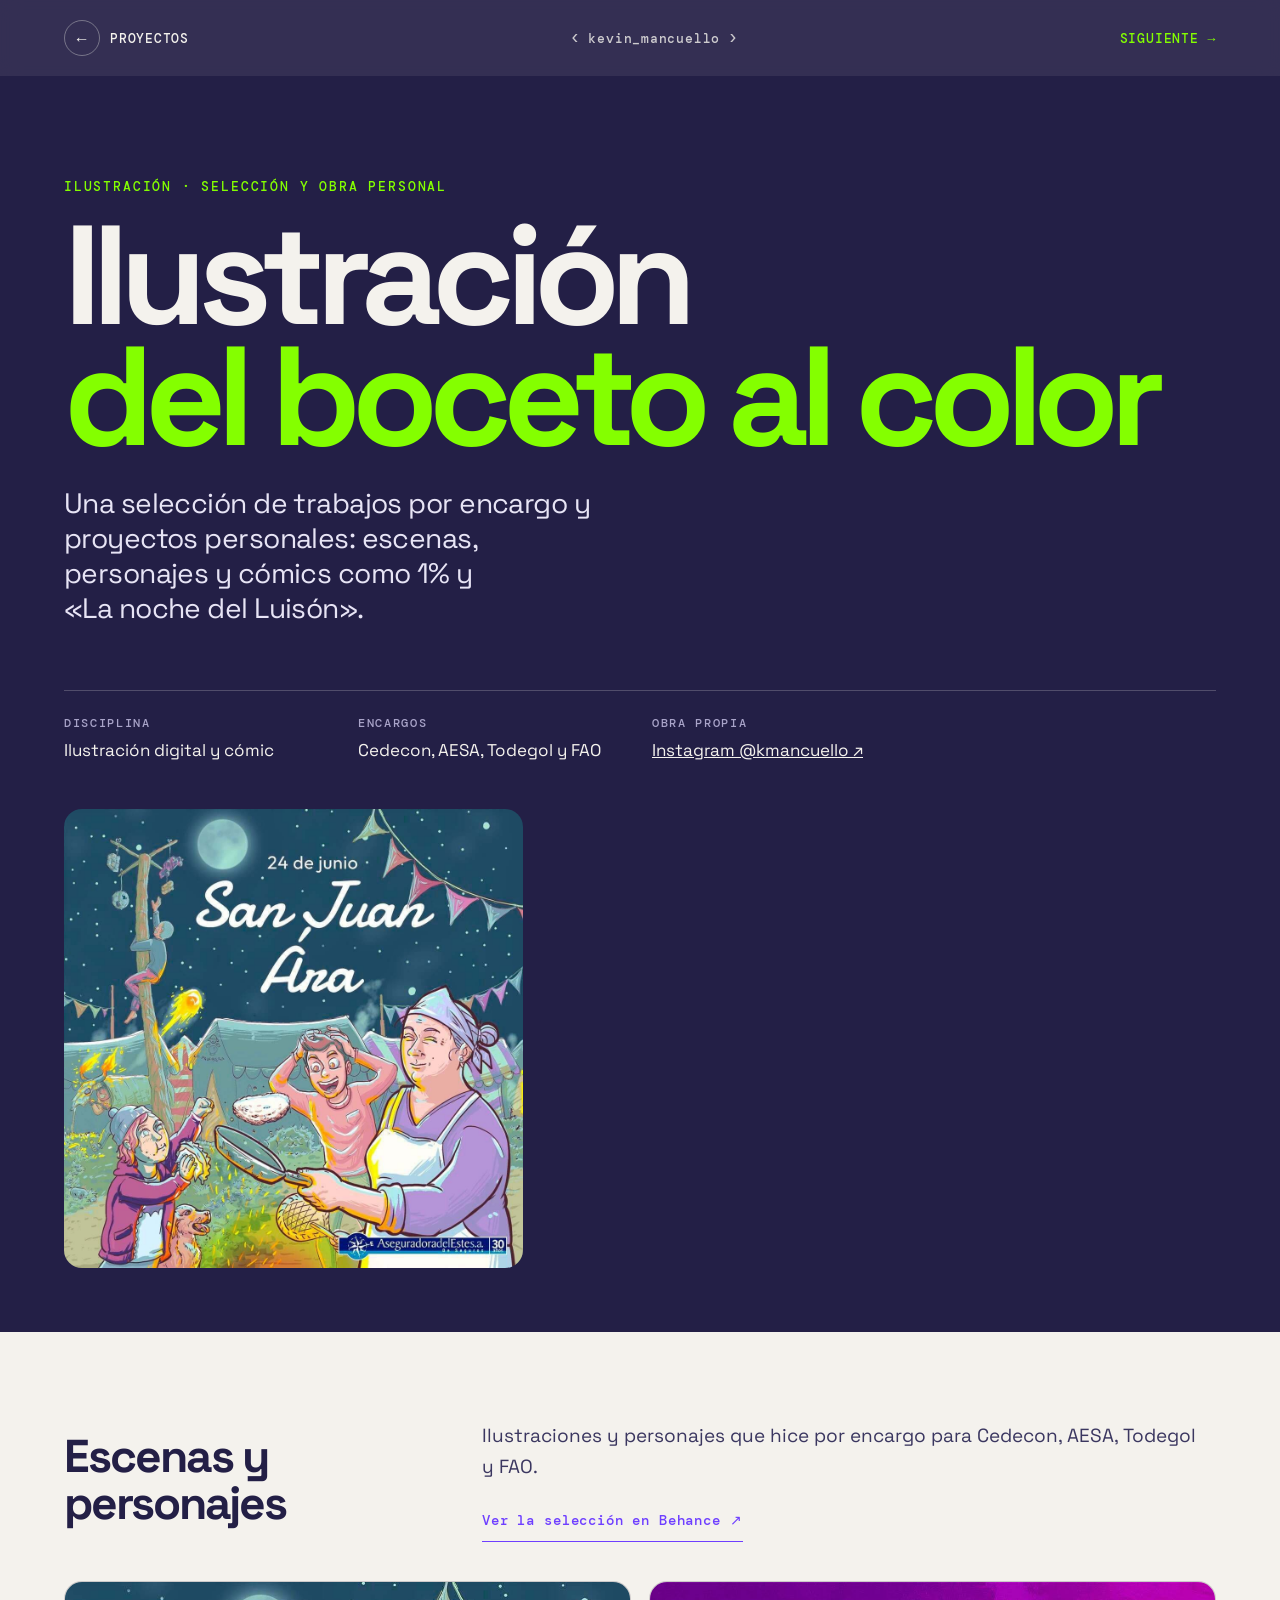
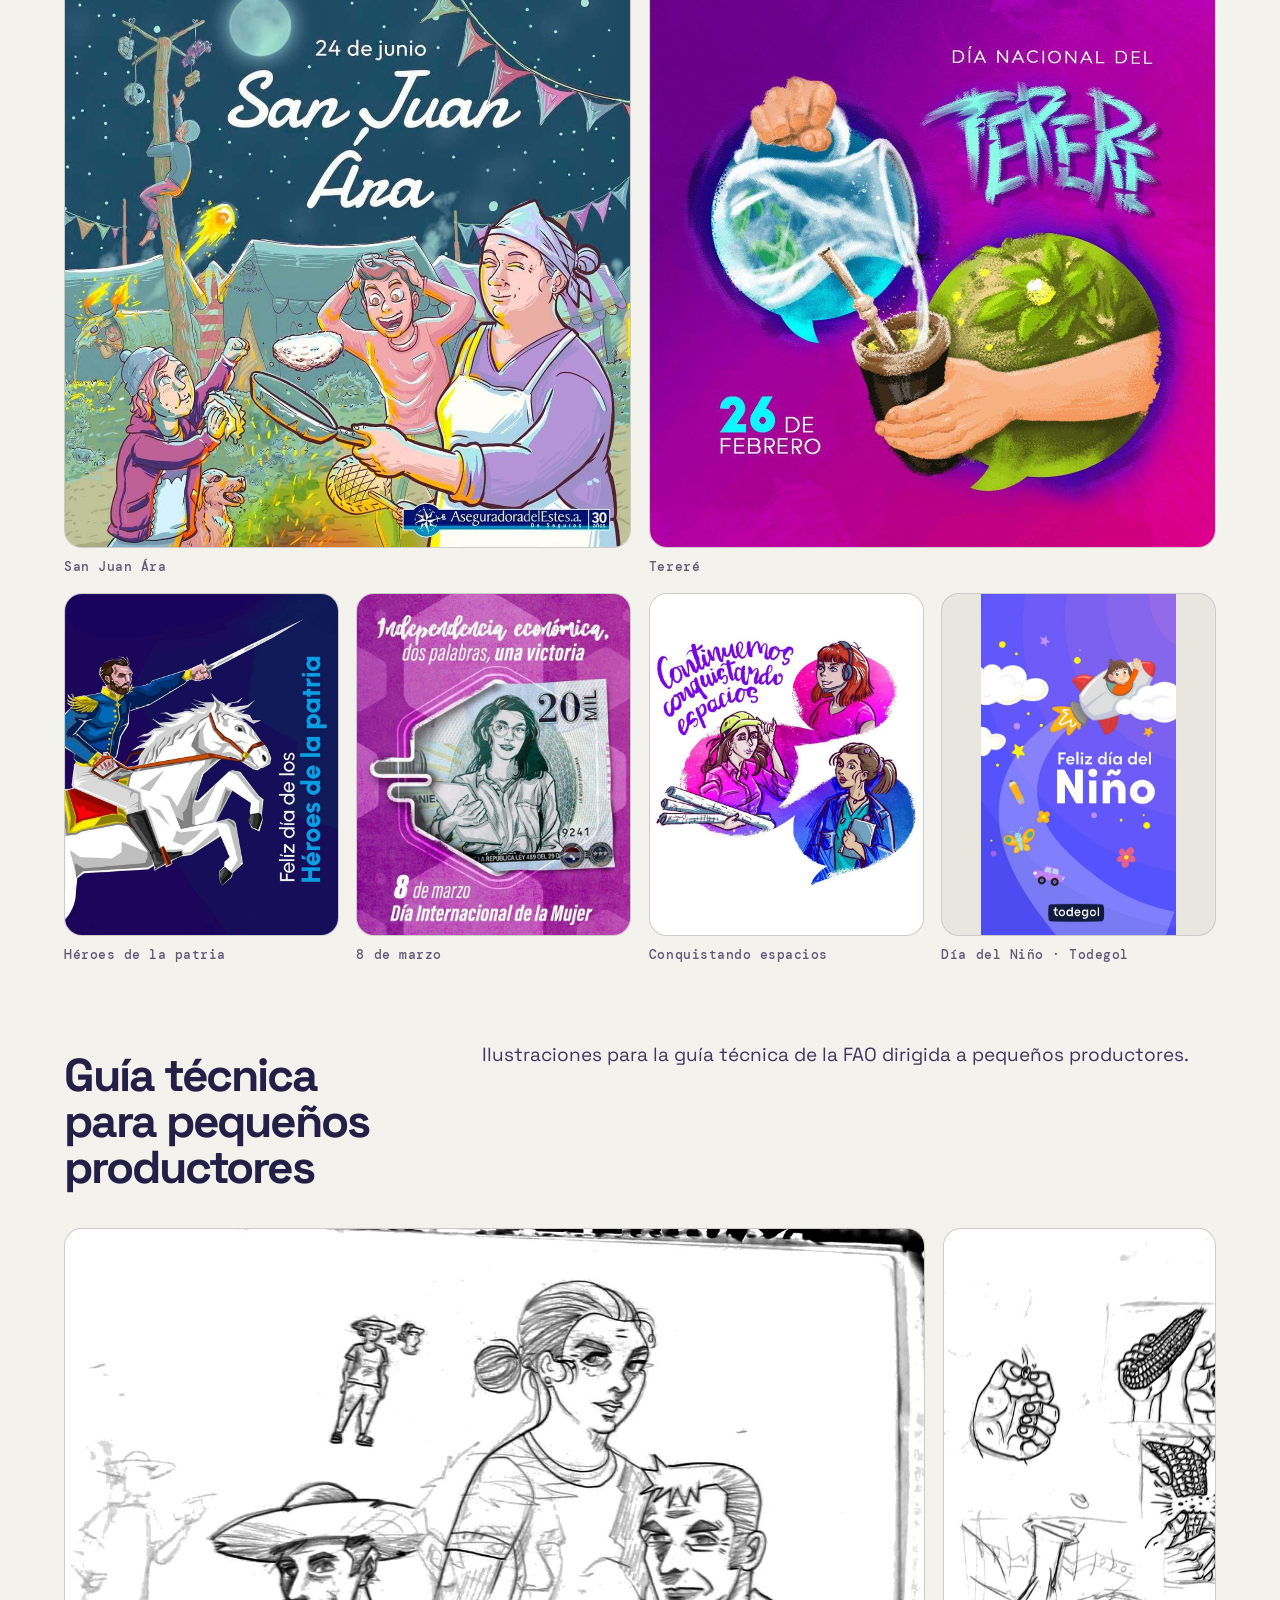
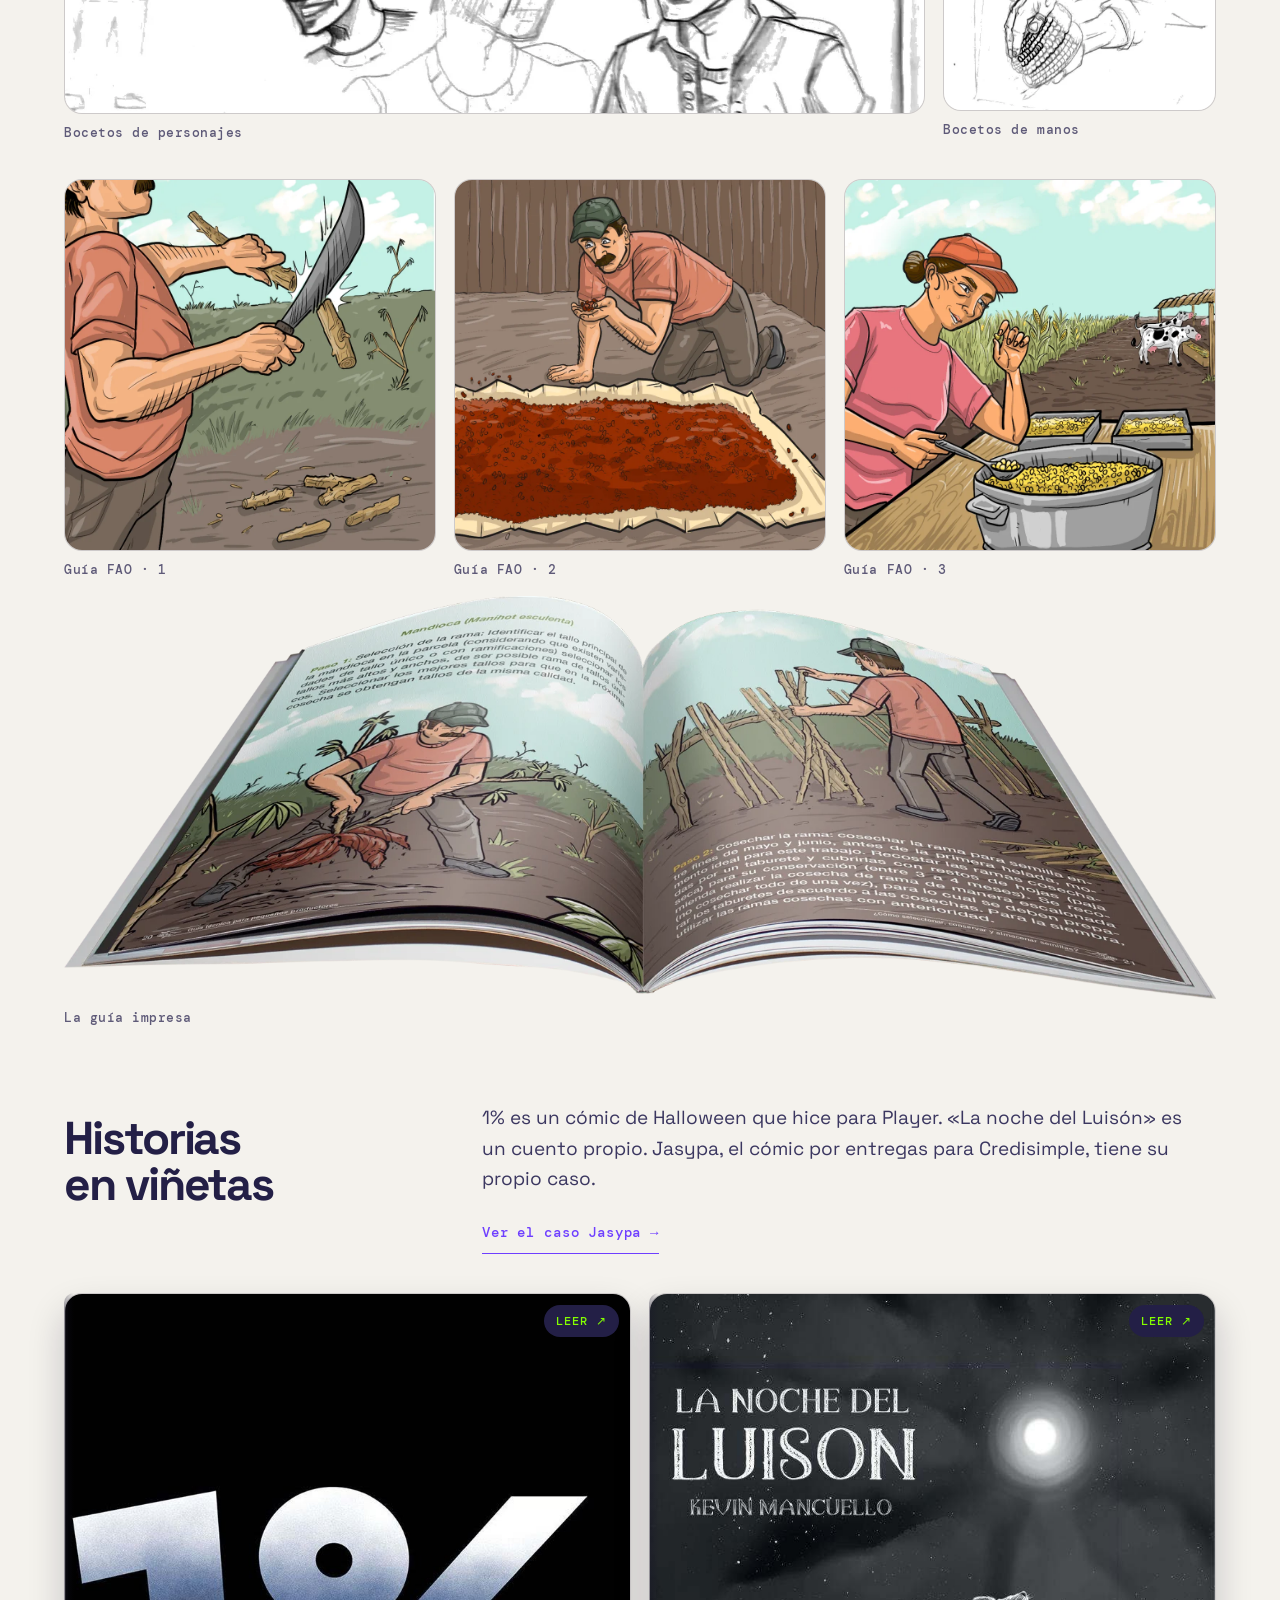
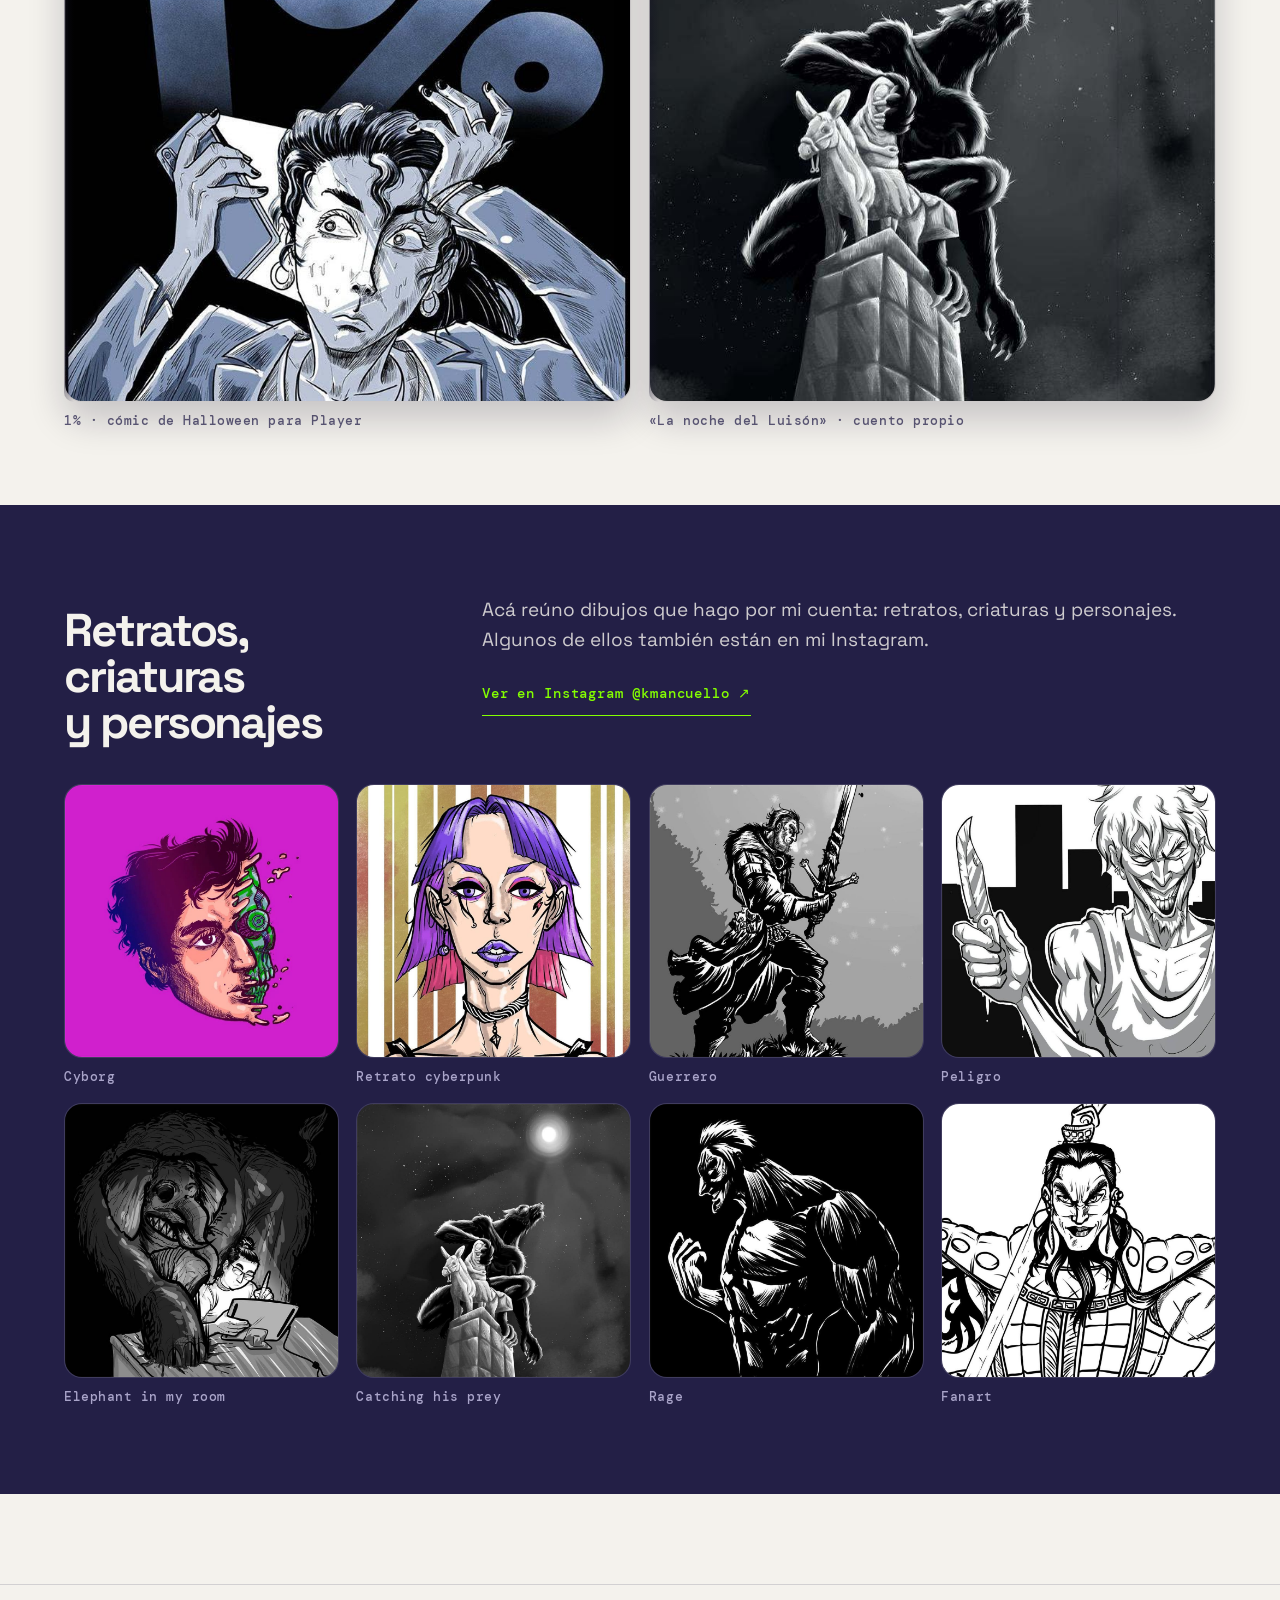
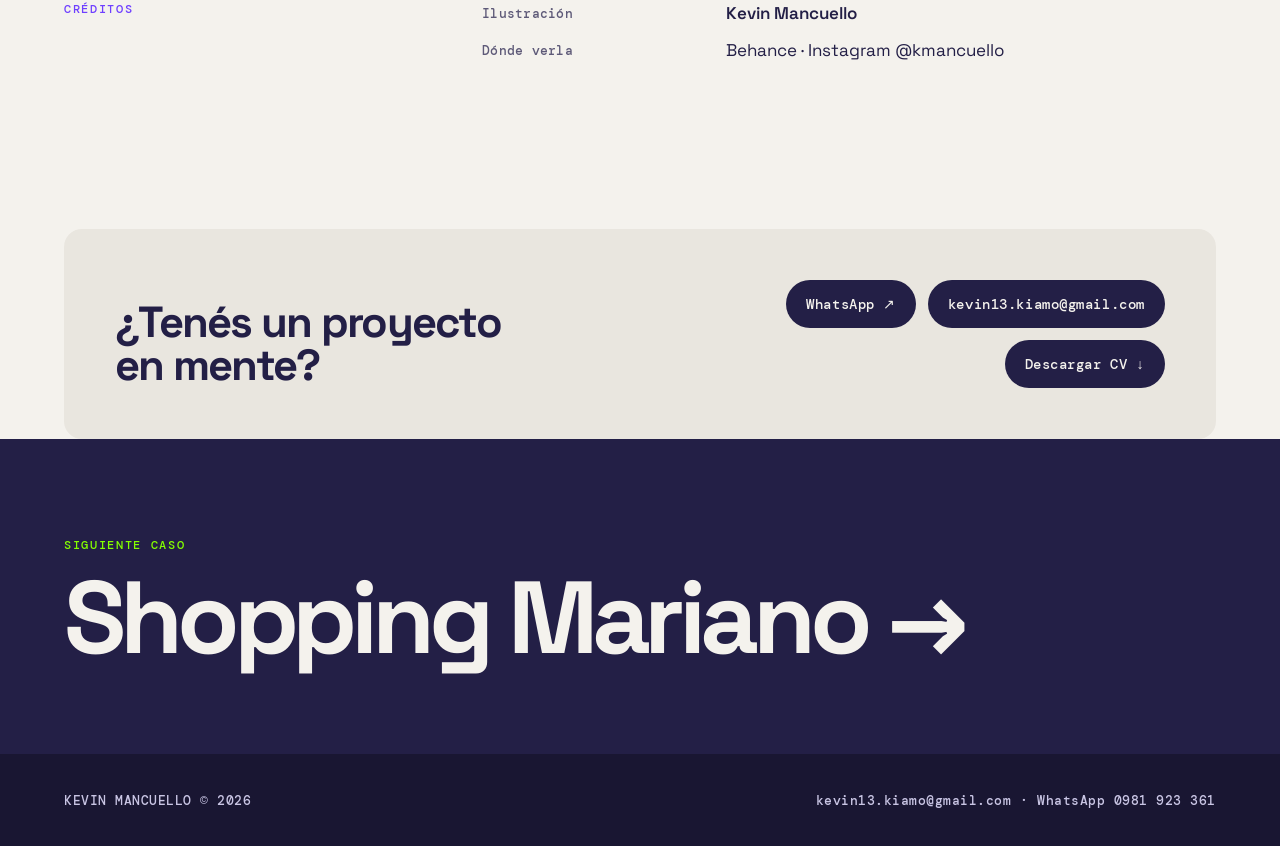
<file: preview/casos/ilustracion.html>
<!doctype html>
<html lang="es">
<head>
  <meta charset="utf-8">
  <meta name="viewport" content="width=device-width, initial-scale=1">
  <meta name="theme-color" content="#231F46">
  <title>Ilustración — Kevin Mancuello</title>
  <meta name="description" content="Selección de ilustraciones de Kevin Mancuello: escenas, personajes y cómics, del boceto al color, y obra personal.">
  <meta property="og:type" content="article">
  <meta property="og:title" content="Ilustración — Kevin Mancuello">
  <meta property="og:description" content="Escenas, personajes y cómics, del boceto al color, y obra personal.">
  <meta property="og:image" content="https://kiamo13.github.io/Kevin-Mancuello/preview/assets/casos/ilustracion/sanjuan.jpg">
  <link rel="canonical" href="https://kiamo13.github.io/Kevin-Mancuello/preview/casos/ilustracion.html">
  <link rel="icon" type="image/svg+xml" href="../favicon.svg">
  <link rel="preconnect" href="https://fonts.googleapis.com">
  <link rel="preconnect" href="https://fonts.gstatic.com" crossorigin>
  <link href="https://fonts.googleapis.com/css2?family=DM+Mono:wght@400;500&family=Space+Grotesk:wght@400;500;600;700&display=swap" rel="stylesheet">
  <link rel="stylesheet" href="case.css?v=20261113-133">
  <script src="case.js?v=20261113-133" defer></script>
  <script src="comic.js?v=20261113-133" defer></script>
</head>
<body>
  <a class="skip-link" href="#caso">Saltar al caso</a>
  <header class="cs-top">
    <a class="cs-back" href="../index.html#illustration-projects"><span>←</span> PROYECTOS</a>
    <a class="cs-brand" href="../index.html">&lt; kevin_mancuello &gt;</a>
    <a class="cs-next" href="mariano.html">SIGUIENTE →</a>
  </header>

  <main id="caso">
    <section class="cs-hero">
      <p class="cs-over">Ilustración · Selección y obra personal</p>
      <h1>Ilustración<br><span>del boceto al&nbsp;color</span></h1>
      <p class="cs-lead">Una selección de trabajos por encargo y proyectos personales: escenas, personajes y cómics como 1% y «La&nbsp;noche del&nbsp;Luisón».</p>
      <dl class="cs-meta">
        <div><dt>Disciplina</dt><dd>Ilustración digital y cómic</dd></div>
        <div><dt>Encargos</dt><dd>Cedecon, AESA, Todegol y FAO</dd></div>
        <div><dt>Obra propia</dt><dd><a href="https://www.instagram.com/kmancuello/" target="_blank" rel="noreferrer">Instagram @kmancuello ↗</a></dd></div>
      </dl>
    </section>

    <div class="cs-feature is-portrait"><img src="../assets/casos/ilustracion/sanjuan.jpg" alt="Ilustración San Juan Ára" width="1080" height="1080"></div>

    <section class="cs-section" id="seleccion">
      <div class="cs-cols">
        <div><h2>Escenas y personajes</h2></div>
        <div><p class="cs-text">Ilustraciones y personajes que hice por encargo para Cedecon, AESA, Todegol y FAO.</p><p class="cs-text"><a class="cs-inline" href="https://www.behance.net/gallery/216457175/Portfolio-de-Ilustraciones" target="_blank" rel="noreferrer">Ver la selección en Behance ↗</a></p></div>
      </div>
      <div class="cs-grid">
        <figure><img src="../assets/casos/ilustracion/sanjuan.jpg" alt="Ilustración San Juan Ára" loading="lazy" width="1080" height="1080"><figcaption>San Juan Ára</figcaption></figure>
        <figure><img src="../assets/casos/ilustracion/terere.jpg" alt="Ilustración Tereré" loading="lazy" width="1100" height="1100"><figcaption>Tereré</figcaption></figure>
        <figure class="s3 m6 crop45"><img src="../assets/casos/ilustracion/heroes.jpg" alt="Ilustración Héroes de la patria" loading="lazy" width="880" height="1100"><figcaption>Héroes de la patria</figcaption></figure>
        <figure class="s3 m6 crop45"><img src="../assets/casos/ilustracion/8m.jpg" alt="Ilustración 8 de marzo" loading="lazy" width="720" height="900"><figcaption>8 de marzo</figcaption></figure>
        <figure class="s3 m6 crop45"><img src="../assets/casos/ilustracion/espacios.jpg" alt="Ilustración Conquistando espacios" loading="lazy" width="864" height="1080"><figcaption>Conquistando espacios</figcaption></figure>
        <figure class="s3 m6 crop45 fit"><img src="../assets/casos/ilustracion/nino.jpg" alt="Ilustración Feliz día del Niño para Todegol" loading="lazy" width="1095" height="1920"><figcaption>Día del Niño · Todegol</figcaption></figure>
      </div>
    </section>

    <section class="cs-section">
      <div class="cs-cols">
        <div><h2>Guía técnica para pequeños productores</h2></div>
        <div><p class="cs-text">Ilustraciones para la guía técnica de la FAO dirigida a pequeños productores.</p></div>
      </div>
      <div class="cs-grid row">
        <figure style="--a:1.777"><img class="ln" src="../assets/casos/ilustracion/fao-boceto-personajes.webp" alt="Bocetos a lápiz de los personajes de la guía de la FAO" loading="lazy" width="1400" height="788"><figcaption>Bocetos de&nbsp;personajes</figcaption></figure>
        <figure style="--a:.5625"><img class="ln" src="../assets/casos/ilustracion/fao-boceto-manos.webp" alt="Bocetos a lápiz de manos con maíz y semillas" loading="lazy" width="846" height="1504"><figcaption>Bocetos de&nbsp;manos</figcaption></figure>
      </div>
      <div class="cs-grid">
        <figure class="s4"><img src="../assets/casos/ilustracion/fao-1.webp" alt="Ilustración de la guía técnica de la FAO: un productor cortando una rama con un machete" loading="lazy" width="900" height="900"><figcaption>Guía FAO · 1</figcaption></figure>
        <figure class="s4"><img src="../assets/casos/ilustracion/fao-2.webp" alt="Ilustración de la guía técnica de la FAO: un productor secando semillas sobre una lona" loading="lazy" width="900" height="900"><figcaption>Guía FAO · 2</figcaption></figure>
        <figure class="s4"><img src="../assets/casos/ilustracion/fao-3.webp" alt="Ilustración de la guía técnica de la FAO: una productora cocinando con una olla" loading="lazy" width="900" height="900"><figcaption>Guía FAO · 3</figcaption></figure>
        <figure class="s12 bare"><img src="../assets/casos/ilustracion/fao-guia.webp" alt="Guía técnica para pequeños productores de la FAO, abierta, con las ilustraciones" loading="lazy" width="1600" height="560"><figcaption>La guía impresa</figcaption></figure>
      </div>
    </section>

    <section class="cs-section">
      <div class="cs-cols">
        <div><h2 id="comics">Historias en viñetas</h2></div>
        <div><p class="cs-text">1% es un cómic de Halloween que hice para Player. «La noche del Luisón» es un cuento propio. Jasypa, el cómic por entregas para Credisimple, tiene su propio caso.</p><p class="cs-text"><a class="cs-inline" href="jasypa.html">Ver el caso Jasypa →</a></p></div>
      </div>
      <div class="cs-grid">
        <figure class="crop45"><button type="button" class="cs-book" data-comic="1pct" aria-label="Leer el cómic 1%"><img src="../assets/casos/ilustracion/1pct.jpg" alt="Portada del cómic 1%" loading="lazy" width="786" height="1100"></button><figcaption>1% · cómic de Halloween para Player</figcaption></figure>
        <figure class="crop45"><button type="button" class="cs-book" data-comic="luison" aria-label="Leer La noche del Luisón"><img src="../assets/casos/ilustracion/luison.jpg" alt="Portada de La noche del Luisón" loading="lazy" width="728" height="1029"></button><figcaption>«La noche del Luisón» · cuento propio</figcaption></figure>
      </div>
    </section>

    <section class="cs-section" id="personal">
      <div class="cs-cols">
        <div><h2>Retratos, criaturas y personajes</h2></div>
        <div><p class="cs-text">Acá reúno dibujos que hago por mi cuenta: retratos, criaturas y personajes. Algunos de ellos también están en mi&nbsp;Instagram.</p><p class="cs-text"><a class="cs-inline" href="https://www.instagram.com/kmancuello/" target="_blank" rel="noreferrer">Ver en Instagram @kmancuello ↗</a></p></div>
      </div>
      <div class="cs-grid">
        <figure class="s3 m6"><img src="../assets/casos/ilustracion/ig_cyborg.jpg" alt="Ilustración Cyborg" loading="lazy" width="1000" height="1000"><figcaption>Cyborg</figcaption></figure>
        <figure class="s3 m6"><img src="../assets/casos/ilustracion/ig_goth.jpg" alt="Retrato cyberpunk" loading="lazy" width="1000" height="1000"><figcaption>Retrato cyberpunk</figcaption></figure>
        <figure class="s3 m6"><img src="../assets/casos/ilustracion/ig_guerrero.jpg" alt="Ilustración Guerrero" loading="lazy" width="1000" height="1000"><figcaption>Guerrero</figcaption></figure>
        <figure class="s3 m6"><img src="../assets/casos/ilustracion/ig_peligro.jpg" alt="Ilustración Peligro" loading="lazy" width="1000" height="1000"><figcaption>Peligro</figcaption></figure>
        <figure class="s3 m6"><img src="../assets/casos/ilustracion/ig_elefante.jpg" alt="Ilustración Elephant in my room" loading="lazy" width="1000" height="1000"><figcaption>Elephant in my room</figcaption></figure>
        <figure class="s3 m6"><img src="../assets/casos/ilustracion/ig_luison.jpg" alt="Ilustración Catching his prey" loading="lazy" width="1000" height="1000"><figcaption>Catching his prey</figcaption></figure>
        <figure class="s3 m6"><img src="../assets/casos/ilustracion/ig_rage.jpg" alt="Ilustración Rage" loading="lazy" width="1000" height="1000"><figcaption>Rage</figcaption></figure>
        <figure class="s3 m6"><img src="../assets/casos/ilustracion/ig_fanart.jpg" alt="Fanart" loading="lazy" width="1000" height="1000"><figcaption>Fanart</figcaption></figure>
      </div>
    </section>

    <section class="cs-credits">
      <div><p class="cs-label">Créditos</p></div>
      <dl>
        <dt>Ilustración</dt><dd><b>Kevin Mancuello</b></dd>
        <dt>Dónde verla</dt><dd>Behance · Instagram @kmancuello</dd>
      </dl>
    </section>
    <section class="cs-contact">
      <div><h2>¿Tenés un proyecto en&nbsp;mente?</h2></div>
      <div class="cs-contact-links"><a href="https://wa.me/595981923361" target="_blank" rel="noreferrer">WhatsApp ↗</a><a href="mailto:kevin13.kiamo@gmail.com">kevin13.kiamo@gmail.com</a><a href="../assets/cv/CV_Kevin-Mancuello.pdf">Descargar CV ↓</a></div>
    </section>
  </main>

  <a class="cs-nextcase" href="mariano.html"><small>Siguiente caso</small><strong>Shopping Mariano <span>→</span></strong></a>
  <footer class="cs-foot"><a href="../index.html">KEVIN MANCUELLO © 2026</a><span><a href="mailto:kevin13.kiamo@gmail.com">kevin13.kiamo@gmail.com</a> · <a href="https://wa.me/595981923361" target="_blank" rel="noreferrer">WhatsApp 0981 923 361</a></span></footer>
</body>
</html>
</file>
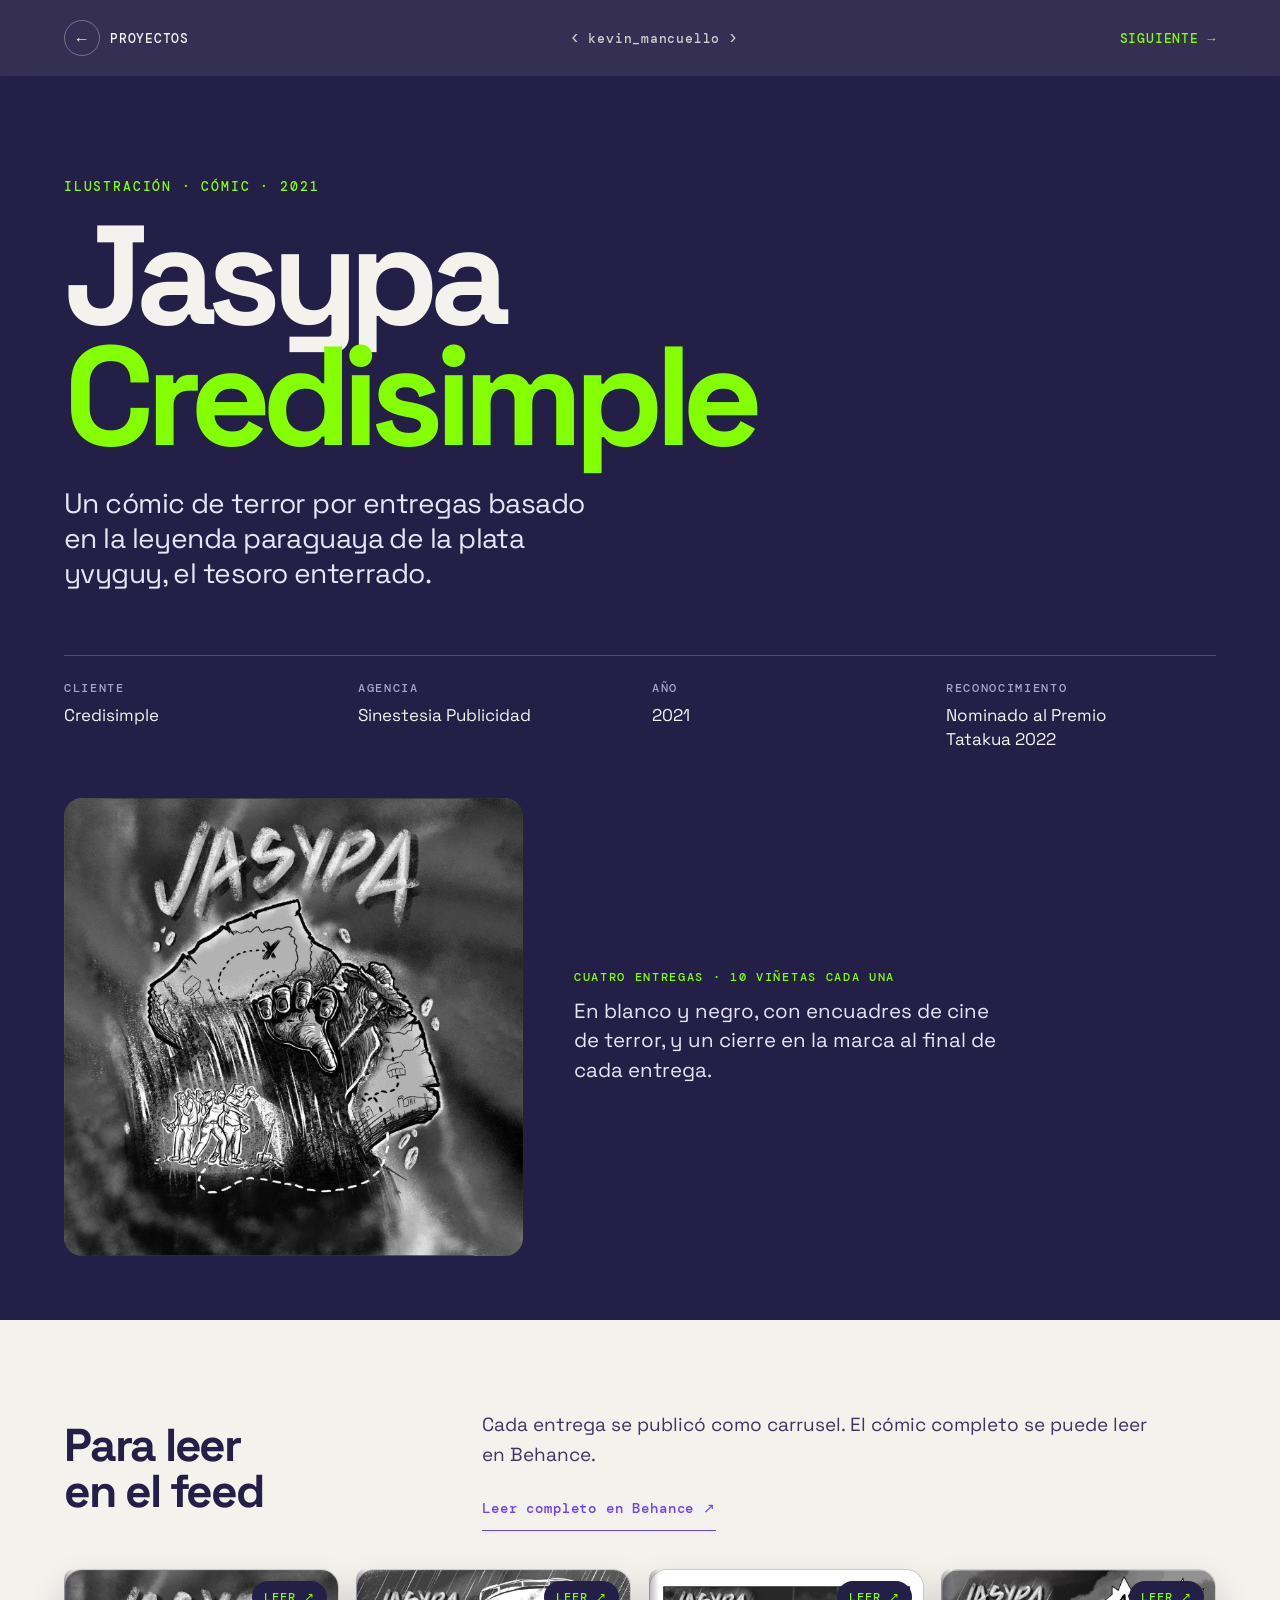
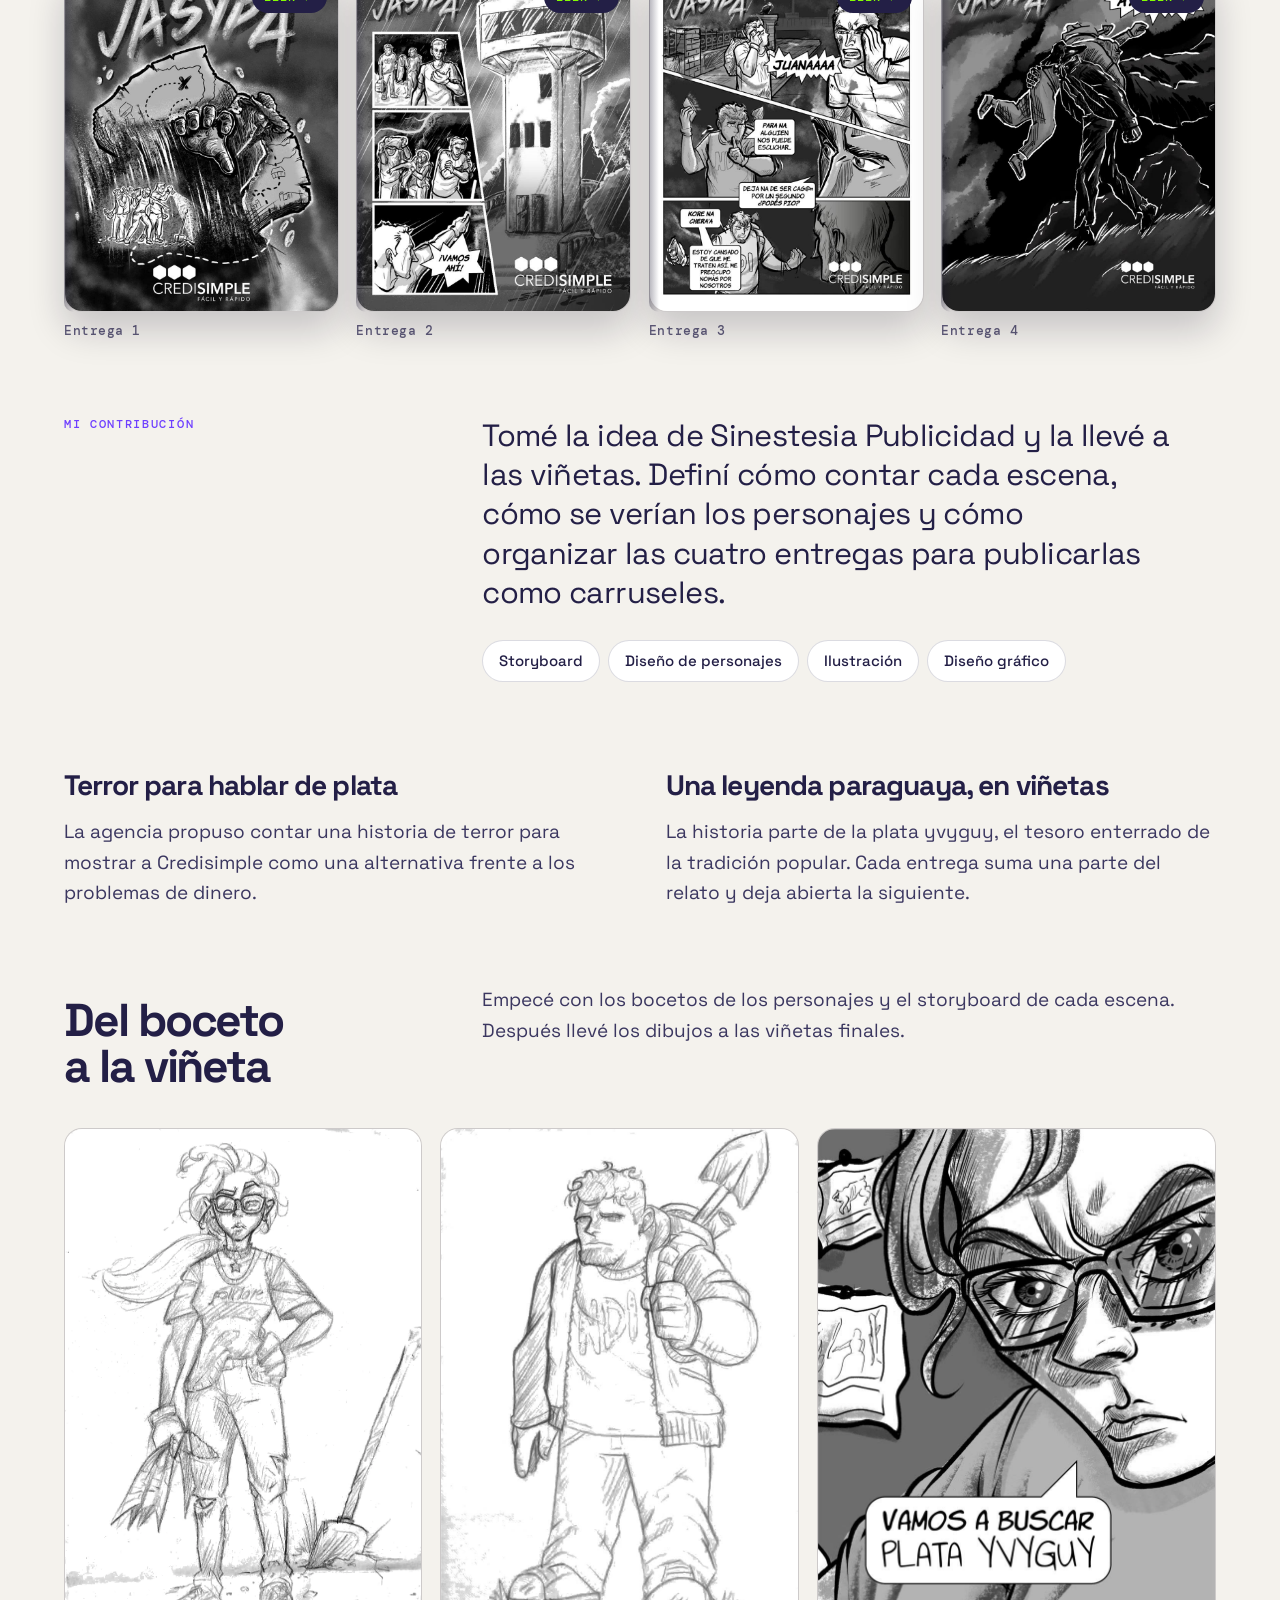
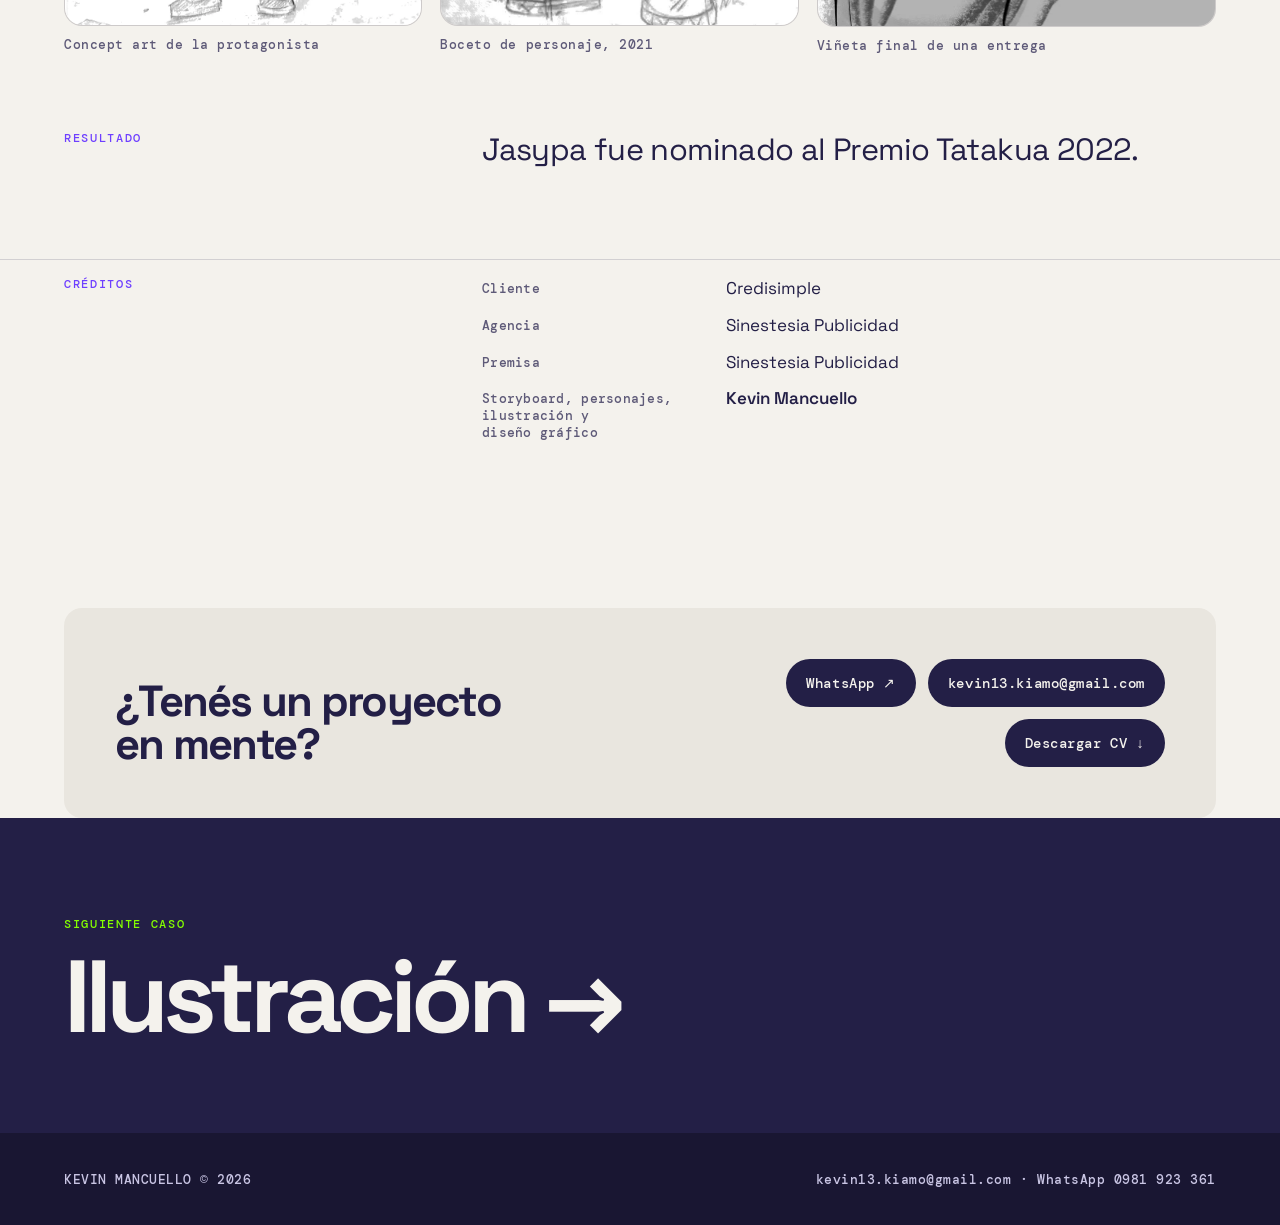
<file: preview/casos/jasypa.html>
<!doctype html>
<html lang="es">
<head>
  <meta charset="utf-8">
  <meta name="viewport" content="width=device-width, initial-scale=1">
  <meta name="theme-color" content="#231F46">
  <title>Jasypa · Credisimple — Kevin Mancuello</title>
  <meta name="description" content="Caso Jasypa: cómic de terror por entregas para Credisimple, sobre la leyenda paraguaya de la plata yvyguy. Storyboard, personajes e ilustración de Kevin Mancuello.">
  <meta property="og:type" content="article">
  <meta property="og:title" content="Jasypa · Credisimple — Kevin Mancuello">
  <meta property="og:description" content="Un cómic de terror por entregas sobre la leyenda de la plata yvyguy. Nominado al Premio Tatakua 2022.">
  <meta property="og:image" content="https://kiamo13.github.io/Kevin-Mancuello/preview/assets/casos/jasypa/hero.jpg">
  <link rel="canonical" href="https://kiamo13.github.io/Kevin-Mancuello/preview/casos/jasypa.html">
  <link rel="icon" type="image/svg+xml" href="../favicon.svg">
  <link rel="preconnect" href="https://fonts.googleapis.com">
  <link rel="preconnect" href="https://fonts.gstatic.com" crossorigin>
  <link href="https://fonts.googleapis.com/css2?family=DM+Mono:wght@400;500&family=Space+Grotesk:wght@400;500;600;700&display=swap" rel="stylesheet">
  <link rel="stylesheet" href="case.css?v=20261113-133">
  <script src="case.js?v=20261113-133" defer></script>
  <script src="comic.js?v=20261113-133" defer></script>
</head>
<body>
  <a class="skip-link" href="#caso">Saltar al caso</a>
  <header class="cs-top">
    <a class="cs-back" href="../index.html#illustration-projects"><span>←</span> PROYECTOS</a>
    <a class="cs-brand" href="../index.html">&lt; kevin_mancuello &gt;</a>
    <a class="cs-next" href="ilustracion.html">SIGUIENTE →</a>
  </header>

  <main id="caso">
    <section class="cs-hero">
      <p class="cs-over">Ilustración · Cómic · 2021</p>
      <h1>Jasypa<br><span>Credisimple</span></h1>
      <p class="cs-lead">Un cómic de terror por entregas basado en la leyenda paraguaya de la plata yvyguy, el tesoro&nbsp;enterrado.</p>
      <dl class="cs-meta">
        <div><dt>Cliente</dt><dd>Credisimple</dd></div>
        <div><dt>Agencia</dt><dd>Sinestesia Publicidad</dd></div>
        <div><dt>Año</dt><dd>2021</dd></div>
        <div><dt>Reconocimiento</dt><dd>Nominado al Premio Tatakua 2022</dd></div>
      </dl>
    </section>

    <div class="cs-feature is-portrait">
      <img src="../assets/casos/jasypa/hero.jpg" alt="Portada de una entrega de Jasypa" width="1300" height="1300">
      <p class="cs-feature-note"><b>Cuatro entregas · 10 viñetas cada una</b>En blanco y negro, con encuadres de cine de terror, y un cierre en la marca al final de cada entrega.</p>
    </div>
    <section class="cs-section">
      <div class="cs-cols">
        <div><h2>Para leer en el feed</h2></div>
        <div><p class="cs-text">Cada entrega se publicó como carrusel. El cómic completo se puede leer en Behance.</p><p class="cs-text"><a class="cs-inline" href="https://www.behance.net/gallery/184029139/Jasypa" target="_blank" rel="noreferrer">Leer completo en Behance ↗</a></p></div>
      </div>
      <div class="cs-grid">
        <figure class="s3"><button type="button" class="cs-book" data-comic="jasypa-1" aria-label="Leer Jasypa, entrega 1"><img src="../assets/casos/jasypa/p01.jpg" alt="Jasypa, entrega 1" loading="lazy" width="800" height="1000"></button><figcaption>Entrega 1</figcaption></figure>
        <figure class="s3"><button type="button" class="cs-book" data-comic="jasypa-2" aria-label="Leer Jasypa, entrega 2"><img src="../assets/casos/jasypa/p11.jpg" alt="Jasypa, entrega 2" loading="lazy" width="800" height="1000"></button><figcaption>Entrega 2</figcaption></figure>
        <figure class="s3"><button type="button" class="cs-book" data-comic="jasypa-3" aria-label="Leer Jasypa, entrega 3"><img src="../assets/casos/jasypa/p21.jpg" alt="Jasypa, entrega 3" loading="lazy" width="800" height="1000"></button><figcaption>Entrega 3</figcaption></figure>
        <figure class="s3"><button type="button" class="cs-book" data-comic="jasypa-4" aria-label="Leer Jasypa, entrega 4"><img src="../assets/casos/jasypa/p31.jpg" alt="Jasypa, entrega 4" loading="lazy" width="800" height="1000"></button><figcaption>Entrega 4</figcaption></figure>
      </div>
    </section>

    <section class="cs-section">
      <div class="cs-cols">
        <div><p class="cs-label">Mi contribución</p></div>
        <div>
          <p class="cs-statement">Tomé la idea de Sinestesia Publicidad y la llevé a las viñetas. Definí cómo contar cada escena, cómo se verían los personajes y cómo organizar las cuatro entregas para publicarlas como carruseles.</p>
          <div class="cs-pills"><span>Storyboard</span><span>Diseño de personajes</span><span>Ilustración</span><span>Diseño gráfico</span></div>
        </div>
      </div>
    </section>

    <section class="cs-section">
      <div class="cs-two">
        <div><h2>Terror para hablar de&nbsp;plata</h2><p class="cs-text">La agencia propuso contar una historia de terror para mostrar a Credisimple como una alternativa frente a los problemas de dinero.</p></div>
        <div><h2>Una leyenda paraguaya, en viñetas</h2><p class="cs-text">La historia parte de la plata yvyguy, el tesoro enterrado de la tradición popular. Cada entrega suma una parte del relato y deja abierta la siguiente.</p></div>
      </div>
    </section>

    <section class="cs-section">
      <div class="cs-cols">
        <div><h2>Del boceto a la viñeta</h2></div>
        <div><p class="cs-text">Empecé con los bocetos de los personajes y el storyboard de cada escena. Después llevé los dibujos a las viñetas finales.</p></div>
      </div>
      <div class="cs-grid row">
        <figure style="--a:.718"><img class="ln" src="../assets/casos/jasypa/protagonista-boceto.webp" alt="Concept art a lápiz de la protagonista de Jasypa: una mujer con anteojos, remera y jeans rotos, con una pala y unas flechas" loading="lazy" width="873" height="1216"><figcaption>Concept art de la&nbsp;protagonista</figcaption></figure>
        <figure style="--a:.718"><img src="../assets/casos/jasypa/boceto.jpg" alt="Boceto a lápiz del personaje" loading="lazy" width="933" height="1300"><figcaption>Boceto de personaje, 2021</figcaption></figure>
        <figure style="--a:.8"><img src="../assets/casos/jasypa/p07.jpg" alt="Viñeta de Jasypa" loading="lazy" width="800" height="1000"><figcaption>Viñeta final de una entrega</figcaption></figure>
      </div>
    </section>


    <section class="cs-section cs-result">
      <div class="cs-cols">
        <div><p class="cs-label">Resultado</p></div>
        <div><p class="cs-statement">Jasypa fue nominado al Premio Tatakua&nbsp;2022.</p></div>
      </div>
    </section>

    <section class="cs-credits">
      <div><p class="cs-label">Créditos</p></div>
      <dl>
        <dt>Cliente</dt><dd>Credisimple</dd>
        <dt>Agencia</dt><dd>Sinestesia Publicidad</dd>
        <dt>Premisa</dt><dd>Sinestesia Publicidad</dd>
        <dt>Storyboard, personajes, ilustración y diseño gráfico</dt><dd><b>Kevin Mancuello</b></dd>
      </dl>
    </section>
    <section class="cs-contact">
      <div><h2>¿Tenés un proyecto en&nbsp;mente?</h2></div>
      <div class="cs-contact-links"><a href="https://wa.me/595981923361" target="_blank" rel="noreferrer">WhatsApp ↗</a><a href="mailto:kevin13.kiamo@gmail.com">kevin13.kiamo@gmail.com</a><a href="../assets/cv/CV_Kevin-Mancuello.pdf">Descargar CV ↓</a></div>
    </section>
  </main>

  <a class="cs-nextcase" href="ilustracion.html"><small>Siguiente caso</small><strong>Ilustración <span>→</span></strong></a>
  <footer class="cs-foot"><a href="../index.html">KEVIN MANCUELLO © 2026</a><span><a href="mailto:kevin13.kiamo@gmail.com">kevin13.kiamo@gmail.com</a> · <a href="https://wa.me/595981923361" target="_blank" rel="noreferrer">WhatsApp 0981 923 361</a></span></footer>
</body>
</html>
</file>
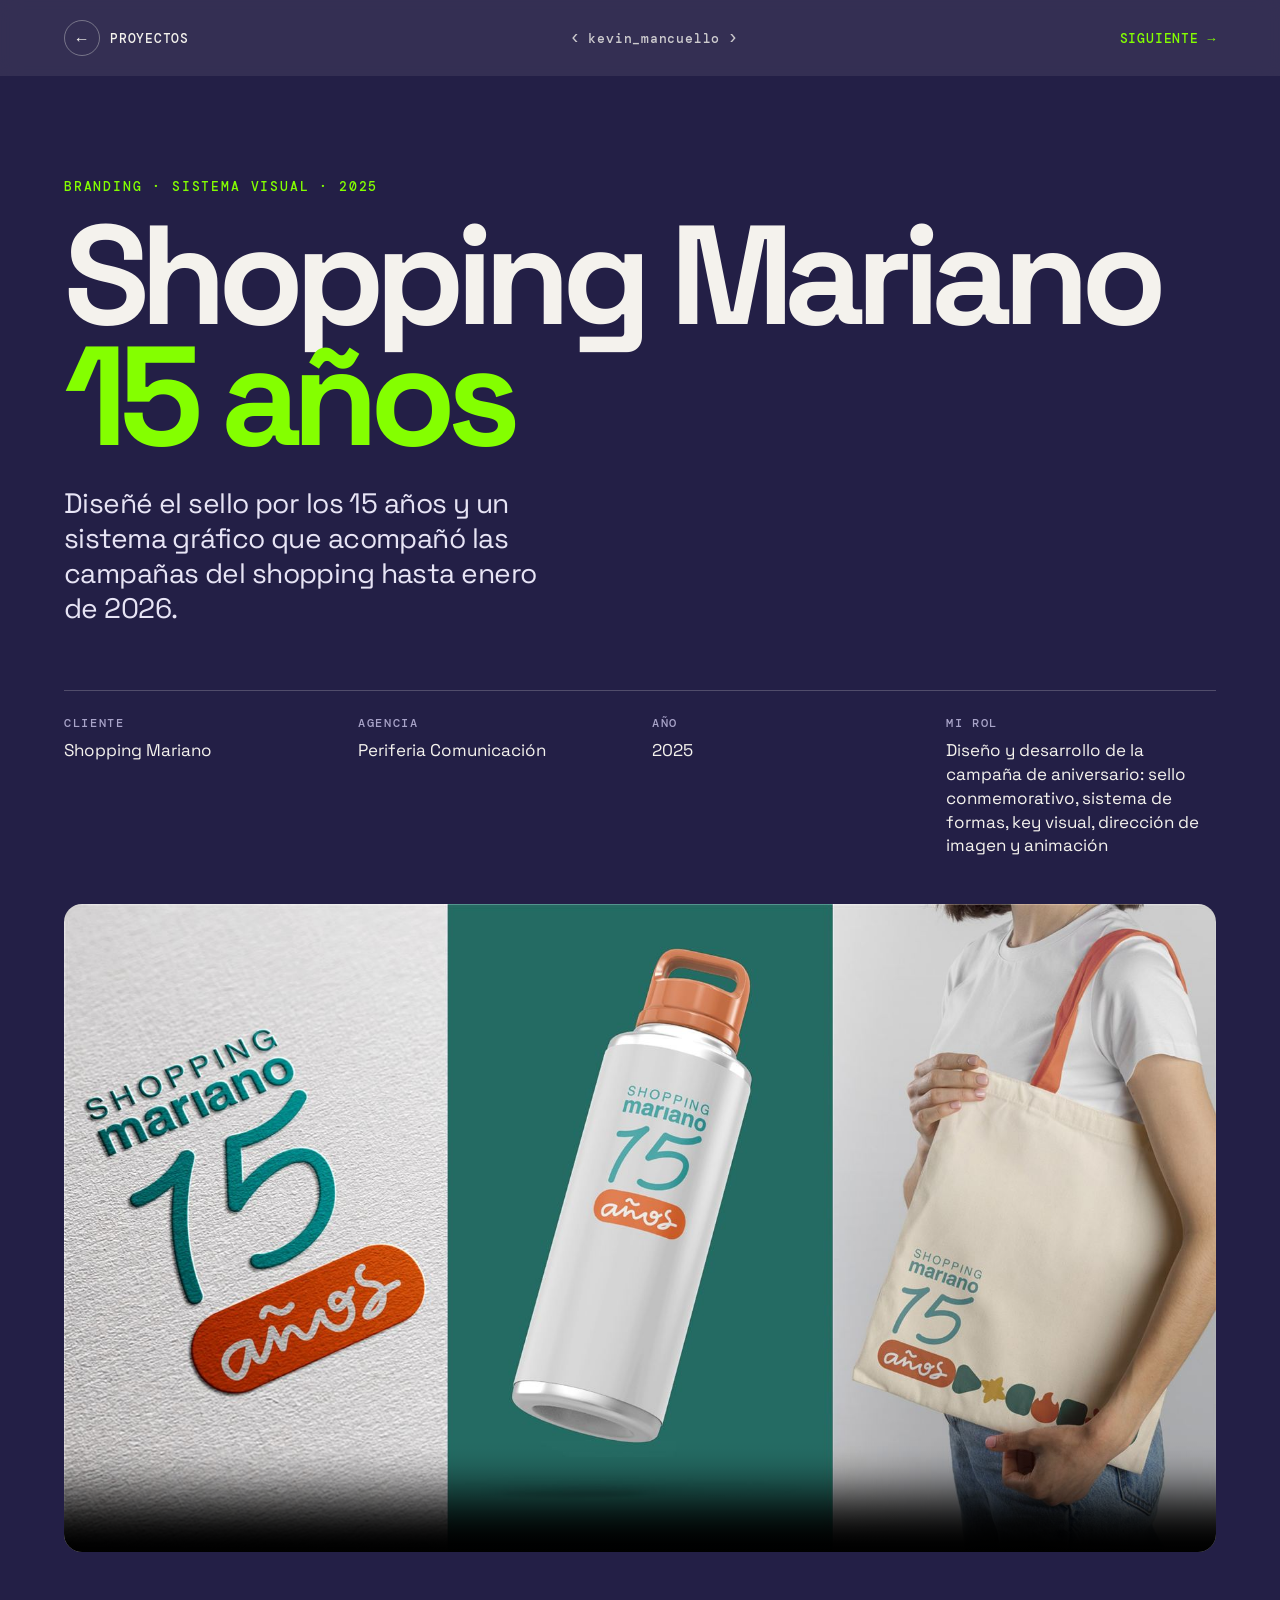
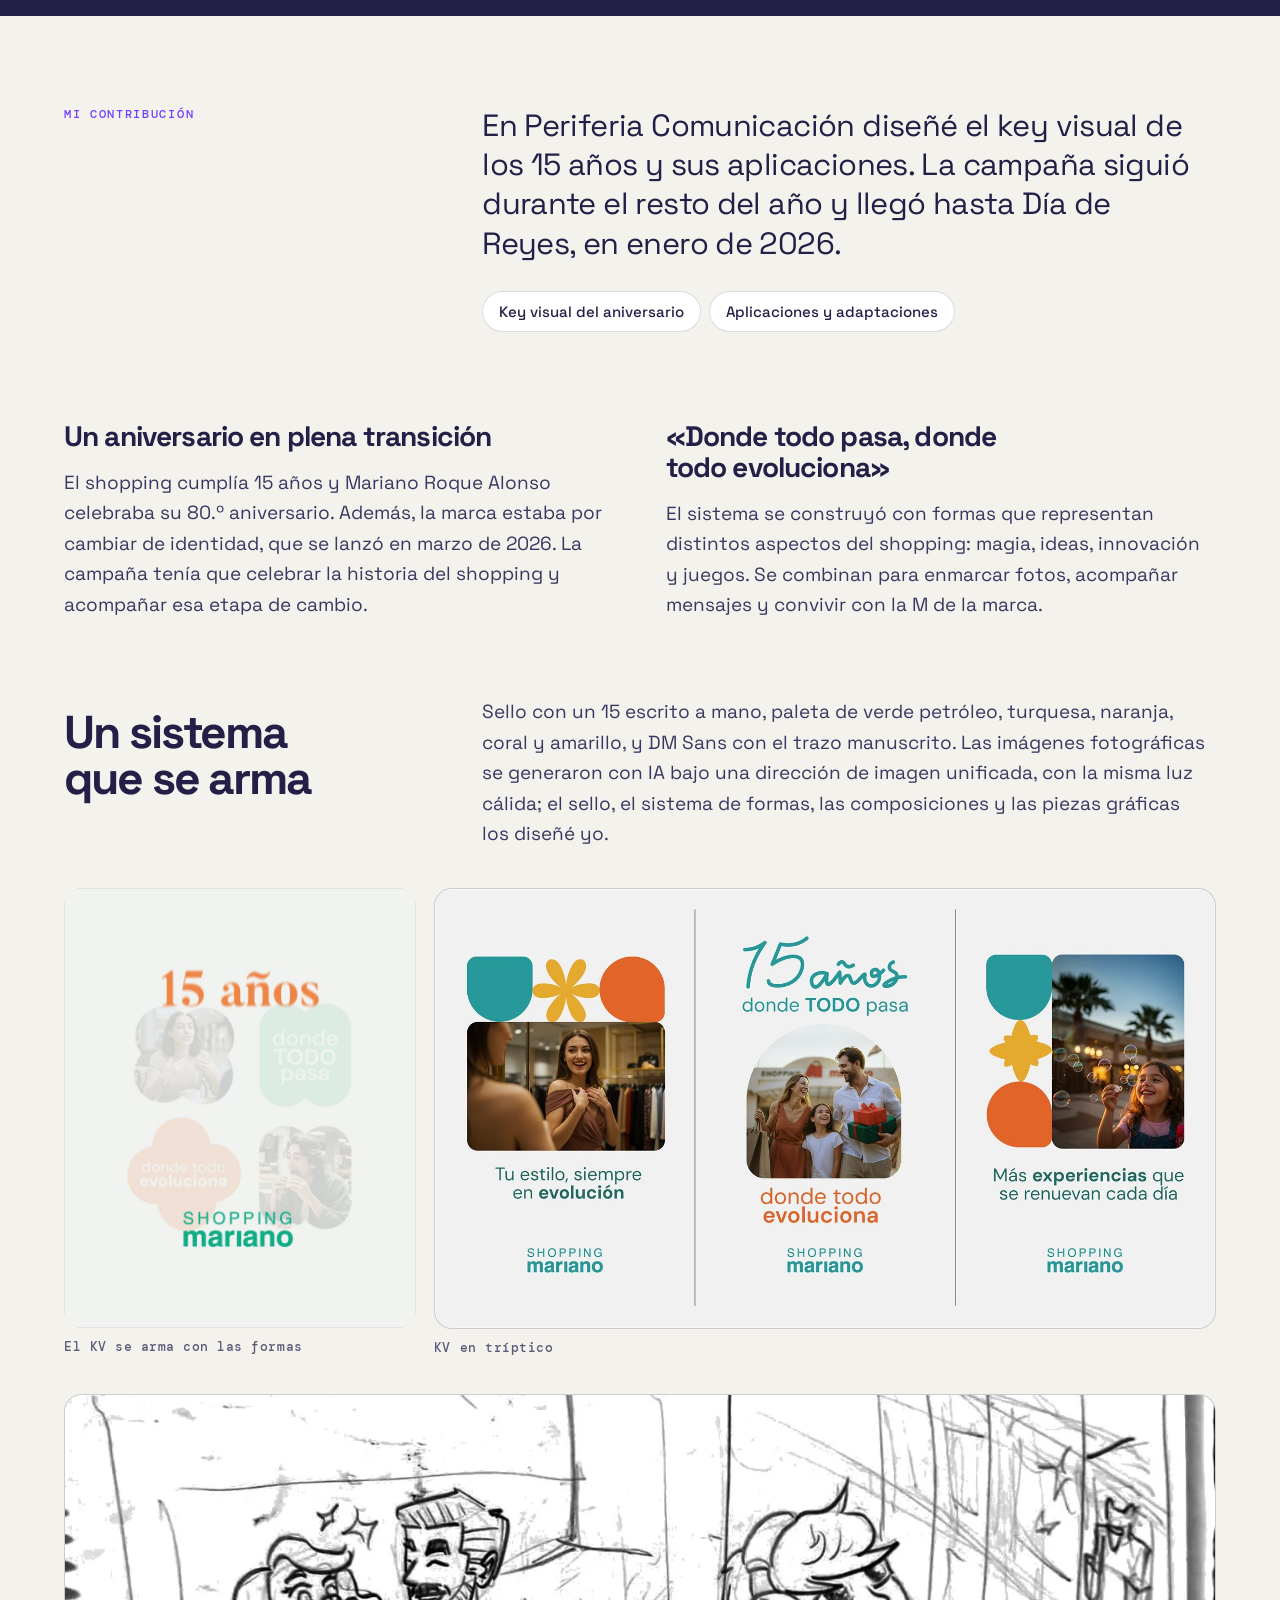
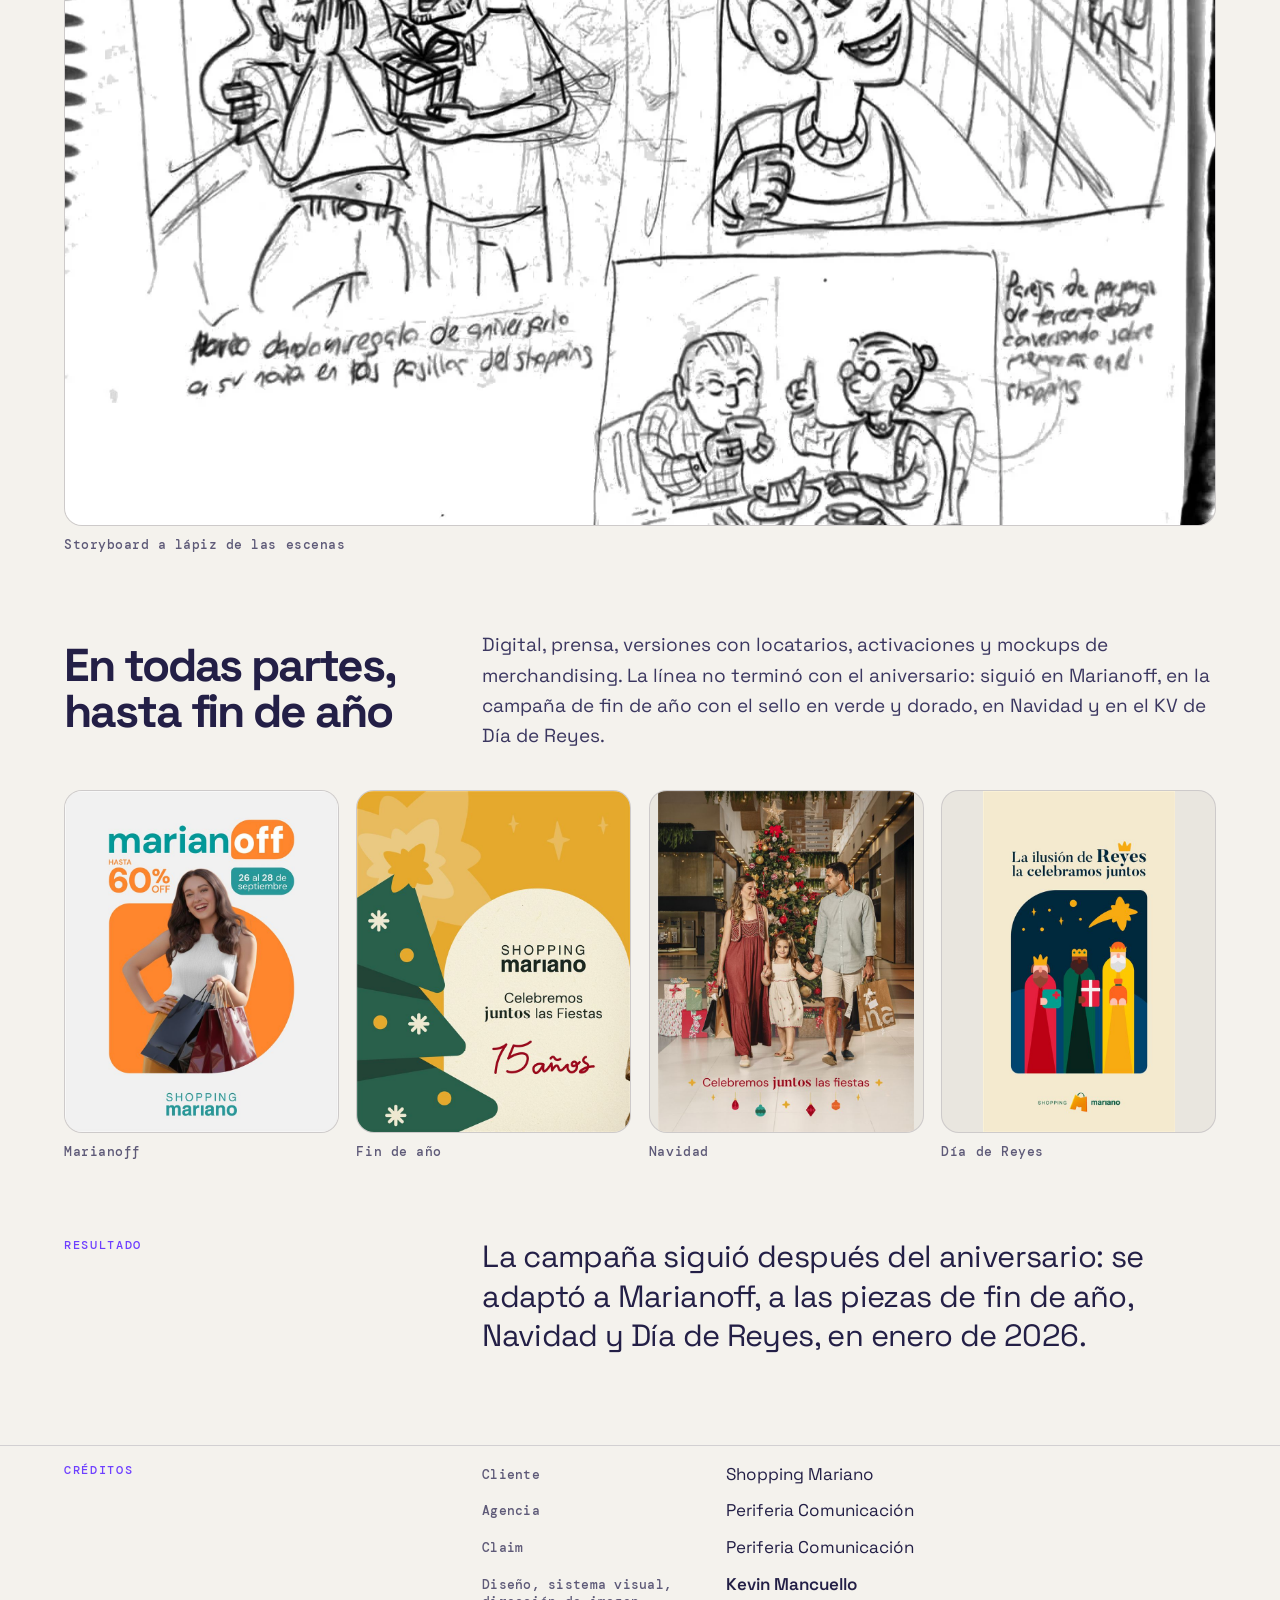
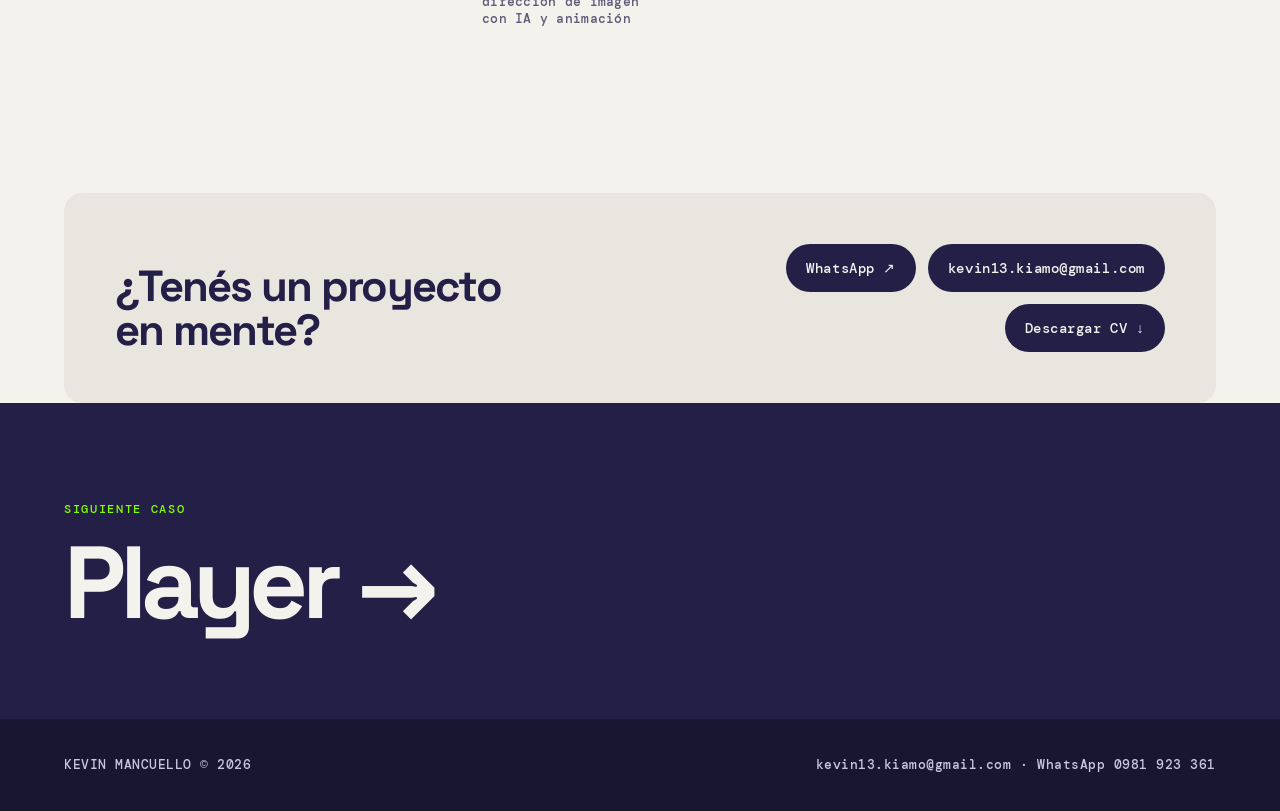
<file: preview/casos/mariano.html>
<!doctype html>
<html lang="es">
<head>
  <meta charset="utf-8">
  <meta name="viewport" content="width=device-width, initial-scale=1">
  <meta name="theme-color" content="#231F46">
  <title>Shopping Mariano · 15 años — Kevin Mancuello</title>
  <meta name="description" content="Caso Shopping Mariano · 15 años: key visual del aniversario y sus aplicaciones, en Periferia Comunicación. Diseño de Kevin Mancuello.">
  <meta property="og:type" content="article">
  <meta property="og:title" content="Shopping Mariano · 15 años — Kevin Mancuello">
  <meta property="og:description" content="Key visual de los 15 años y sus aplicaciones: el puente hacia la nueva marca del shopping.">
  <meta property="og:image" content="https://kiamo13.github.io/Kevin-Mancuello/preview/assets/casos/mariano/hero.jpg">
  <link rel="canonical" href="https://kiamo13.github.io/Kevin-Mancuello/preview/casos/mariano.html">
  <link rel="icon" type="image/svg+xml" href="../favicon.svg">
  <link rel="preconnect" href="https://fonts.googleapis.com">
  <link rel="preconnect" href="https://fonts.gstatic.com" crossorigin>
  <link href="https://fonts.googleapis.com/css2?family=DM+Mono:wght@400;500&family=Space+Grotesk:wght@400;500;600;700&display=swap" rel="stylesheet">
  <link rel="stylesheet" href="case.css?v=20261113-133">
  <script src="case.js?v=20261113-133" defer></script>
</head>
<body>
  <a class="skip-link" href="#caso">Saltar al caso</a>
  <header class="cs-top">
    <a class="cs-back" href="../index.html#branding-projects"><span>←</span> PROYECTOS</a>
    <a class="cs-brand" href="../index.html">&lt; kevin_mancuello &gt;</a>
    <a class="cs-next" href="player.html">SIGUIENTE →</a>
  </header>

  <main id="caso">
    <section class="cs-hero">
      <p class="cs-over">Branding · Sistema visual · 2025</p>
      <h1>Shopping Mariano<br><span>15 años</span></h1>
      <p class="cs-lead">Diseñé el sello por los 15 años y un sistema gráfico que acompañó las campañas del shopping hasta enero de 2026.</p>
      <dl class="cs-meta">
        <div><dt>Cliente</dt><dd>Shopping Mariano</dd></div>
        <div><dt>Agencia</dt><dd>Periferia Comunicación</dd></div>
        <div><dt>Año</dt><dd>2025</dd></div>
        <div class="cs-meta-wide"><dt>Mi rol</dt><dd>Diseño y desarrollo de la campaña de aniversario: sello conmemorativo, sistema de formas, key visual, dirección de imagen y&nbsp;animación</dd></div>
      </dl>
    </section>

    <div class="cs-feature">
      <video data-loop src="../assets/video/mariano_presentacion.mp4" poster="../assets/casos/mariano/hero.jpg" muted loop playsinline controls preload="metadata" aria-label="Presentación animada del sistema visual de los 15 años"></video>
    </div>

    <section class="cs-section">
      <div class="cs-cols">
        <div><p class="cs-label">Mi contribución</p></div>
        <div>
          <p class="cs-statement">En Periferia Comunicación diseñé el key visual de los 15 años y sus aplicaciones. La campaña siguió durante el resto del año y llegó hasta Día de Reyes, en enero de 2026.</p>
          <div class="cs-pills"><span>Key visual del aniversario</span><span>Aplicaciones y adaptaciones</span></div>
        </div>
      </div>
    </section>

    <section class="cs-section">
      <div class="cs-two">
        <div><h2>Un aniversario en plena transición</h2><p class="cs-text">El shopping cumplía 15 años y Mariano Roque Alonso celebraba su 80.º aniversario. Además, la marca estaba por cambiar de identidad, que se lanzó en marzo de 2026. La campaña tenía que celebrar la historia del shopping y acompañar esa etapa de cambio.</p></div>
        <div><h2>«Donde todo pasa, donde todo evoluciona»</h2><p class="cs-text">El sistema se construyó con formas que representan distintos aspectos del shopping: magia, ideas, innovación y juegos. Se combinan para enmarcar fotos, acompañar mensajes y convivir con la M de la marca.</p></div>
      </div>
    </section>

    <section class="cs-section">
      <div class="cs-cols">
        <div><h2>Un sistema que se arma</h2></div>
        <div><p class="cs-text">Sello con un 15 escrito a mano, paleta de verde petróleo, turquesa, naranja, coral y amarillo, y DM Sans con el trazo manuscrito. Las imágenes fotográficas se generaron con IA bajo una dirección de imagen unificada, con la misma luz cálida; el sello, el sistema de formas, las composiciones y las piezas gráficas los diseñé&nbsp;yo.</p></div>
      </div>
      <div class="cs-grid row">
        <figure style="--a:.8"><video data-loop src="../assets/video/mariano_kv.mp4" poster="../assets/video/mariano_kv_poster.jpg" muted loop playsinline preload="none" aria-label="El KV armándose con las formas"></video><figcaption>El KV se arma con las formas</figcaption></figure>
        <figure style="--a:1.777"><img class="ln" src="../assets/casos/mariano/kv.jpg" alt="KV en tríptico" loading="lazy" width="1500" height="844"><figcaption>KV en tríptico</figcaption></figure>
      </div>
      <div class="cs-grid">
        <figure class="s12"><img class="ln" src="../assets/casos/mariano/storyboard-boceto.webp" alt="Storyboard a lápiz de las piezas del aniversario: una pareja con un regalo, un chico con auriculares y una pareja mayor en el shopping" loading="lazy" width="1376" height="874"><figcaption>Storyboard a lápiz de las&nbsp;escenas</figcaption></figure>
      </div>
    </section>

    <section class="cs-section">
      <div class="cs-cols">
        <div><h2>En todas partes, hasta fin de año</h2></div>
        <div><p class="cs-text">Digital, prensa, versiones con locatarios, activaciones y mockups de merchandising. La línea no terminó con el aniversario: siguió en Marianoff, en la campaña de fin de año con el sello en verde y dorado, en Navidad y en el KV de Día de Reyes.</p></div>
      </div>
      <div class="cs-grid">
        <figure class="s3 crop45"><img class="ln" src="../assets/casos/mariano/off.jpg" alt="Marianoff" loading="lazy" width="800" height="1000"><figcaption>Marianoff</figcaption></figure>
        <figure class="s3 crop45"><img class="ln" src="../assets/casos/mariano/findeano.jpg" alt="Fin de año con el sello de 15 años" loading="lazy" width="800" height="1000"><figcaption>Fin de año</figcaption></figure>
        <figure class="s3 crop45 fit"><img class="ln" src="../assets/casos/mariano/nav2.jpg" alt="Navidad, pieza con familia" loading="lazy" width="750" height="1000"><figcaption>Navidad</figcaption></figure>
        <figure class="s3 crop45 fit"><img class="ln" src="../assets/casos/mariano/reyes1.jpg" alt="KV de Día de Reyes" loading="lazy" width="562" height="1000"><figcaption>Día de Reyes</figcaption></figure>
      </div>
    </section>

    <section class="cs-section cs-result">
      <div class="cs-cols">
        <div><p class="cs-label">Resultado</p></div>
        <div><p class="cs-statement">La campaña siguió después del aniversario: se adaptó a Marianoff, a las piezas de fin de año, Navidad y Día de Reyes, en enero de 2026.</p></div>
      </div>
    </section>

    <section class="cs-credits">
      <div><p class="cs-label">Créditos</p></div>
      <dl>
        <dt>Cliente</dt><dd>Shopping Mariano</dd>
        <dt>Agencia</dt><dd>Periferia Comunicación</dd>
        <dt>Claim</dt><dd>Periferia Comunicación</dd>
        <dt>Diseño, sistema visual, dirección de imagen con IA y animación</dt><dd><b>Kevin Mancuello</b></dd>
      </dl>
    </section>
    <section class="cs-contact">
      <div><h2>¿Tenés un proyecto en&nbsp;mente?</h2></div>
      <div class="cs-contact-links"><a href="https://wa.me/595981923361" target="_blank" rel="noreferrer">WhatsApp ↗</a><a href="mailto:kevin13.kiamo@gmail.com">kevin13.kiamo@gmail.com</a><a href="../assets/cv/CV_Kevin-Mancuello.pdf">Descargar CV ↓</a></div>
    </section>
  </main>

  <a class="cs-nextcase" href="player.html"><small>Siguiente caso</small><strong>Player <span>→</span></strong></a>
  <footer class="cs-foot"><a href="../index.html">KEVIN MANCUELLO © 2026</a><span><a href="mailto:kevin13.kiamo@gmail.com">kevin13.kiamo@gmail.com</a> · <a href="https://wa.me/595981923361" target="_blank" rel="noreferrer">WhatsApp 0981 923 361</a></span></footer>
</body>
</html>
</file>
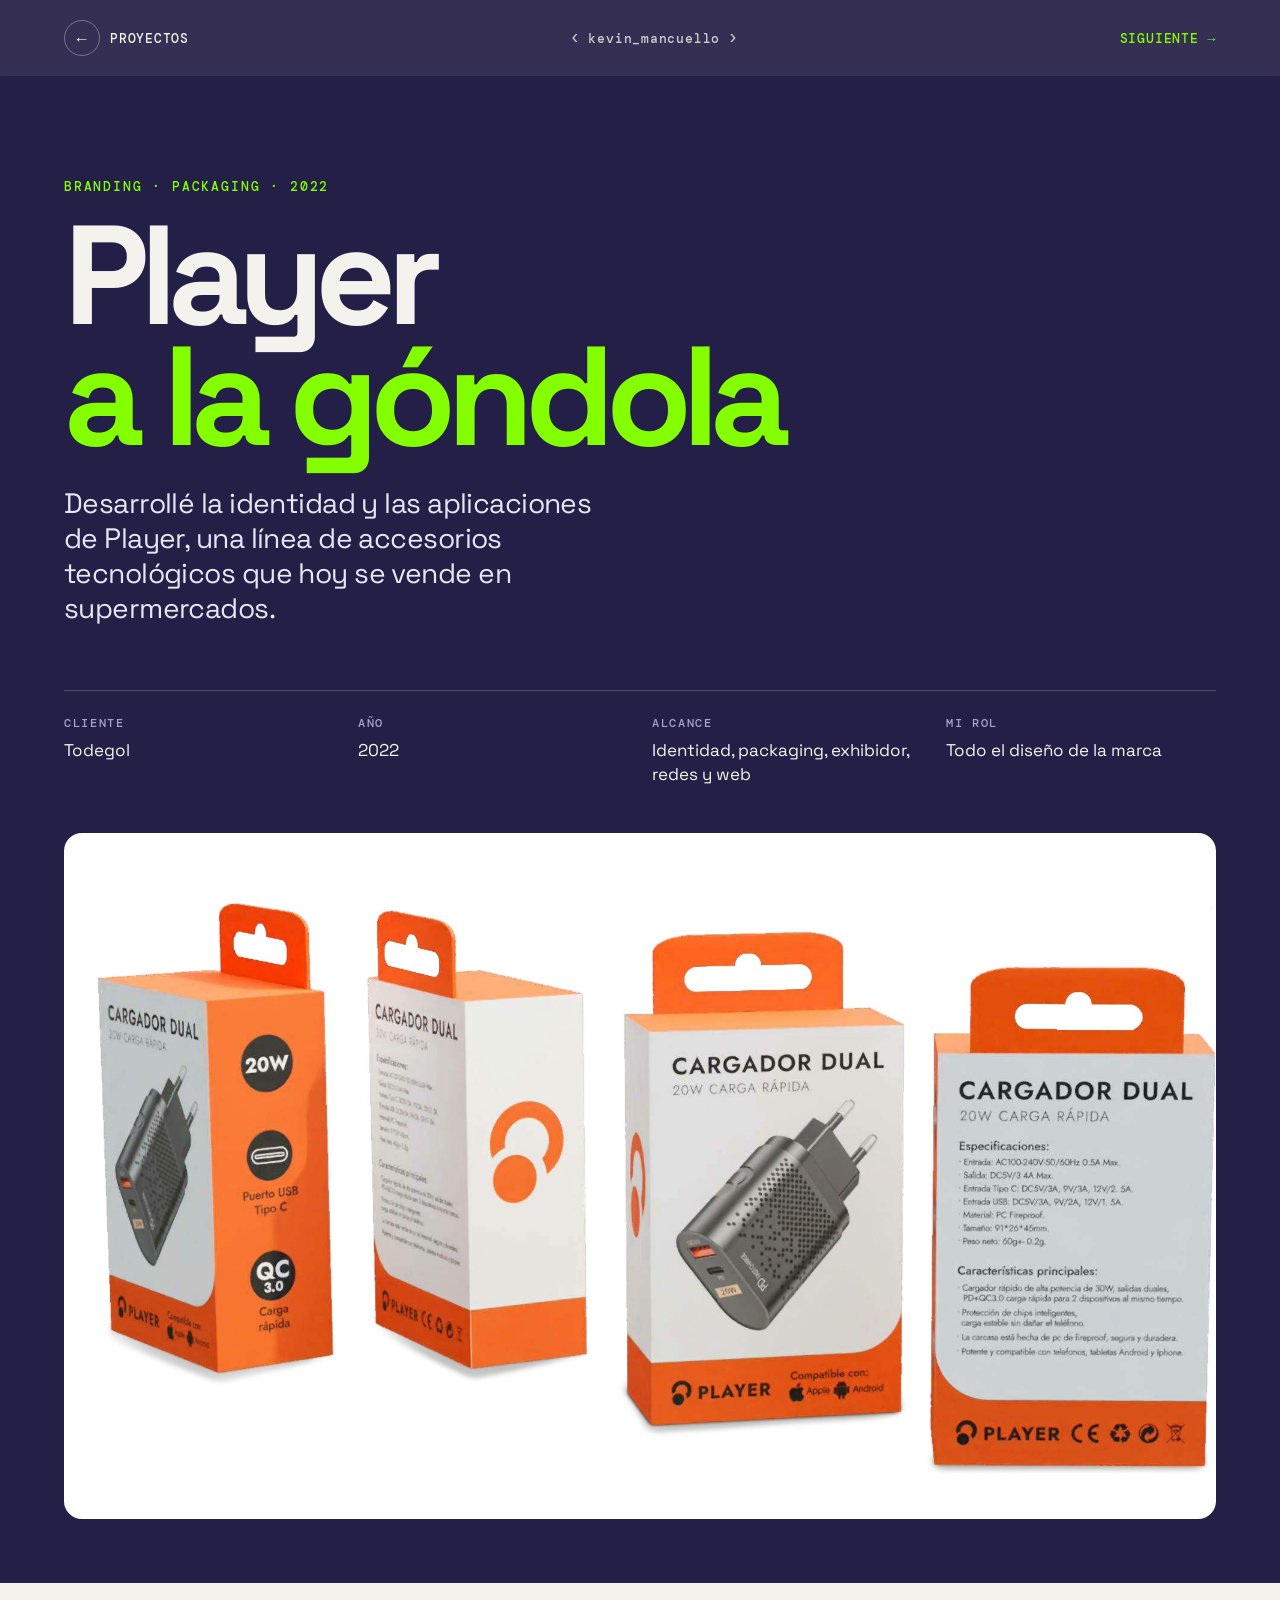
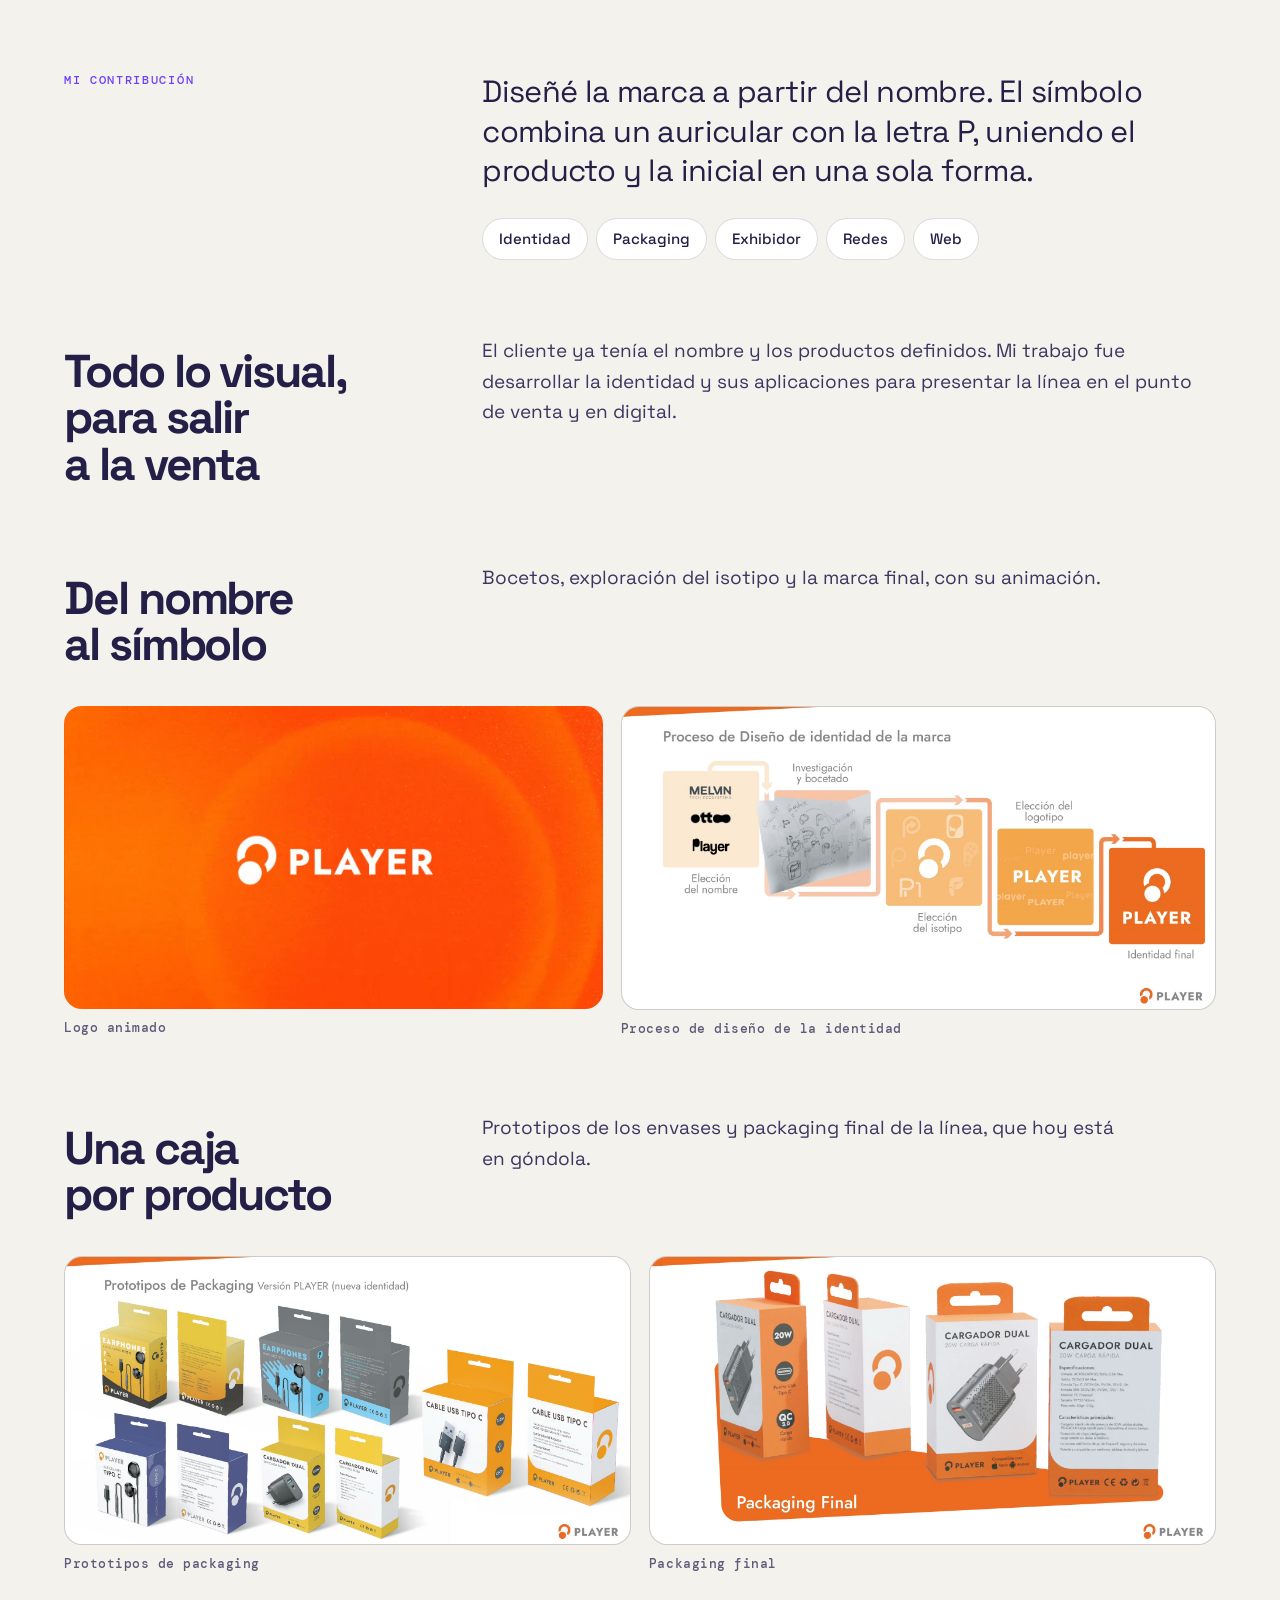
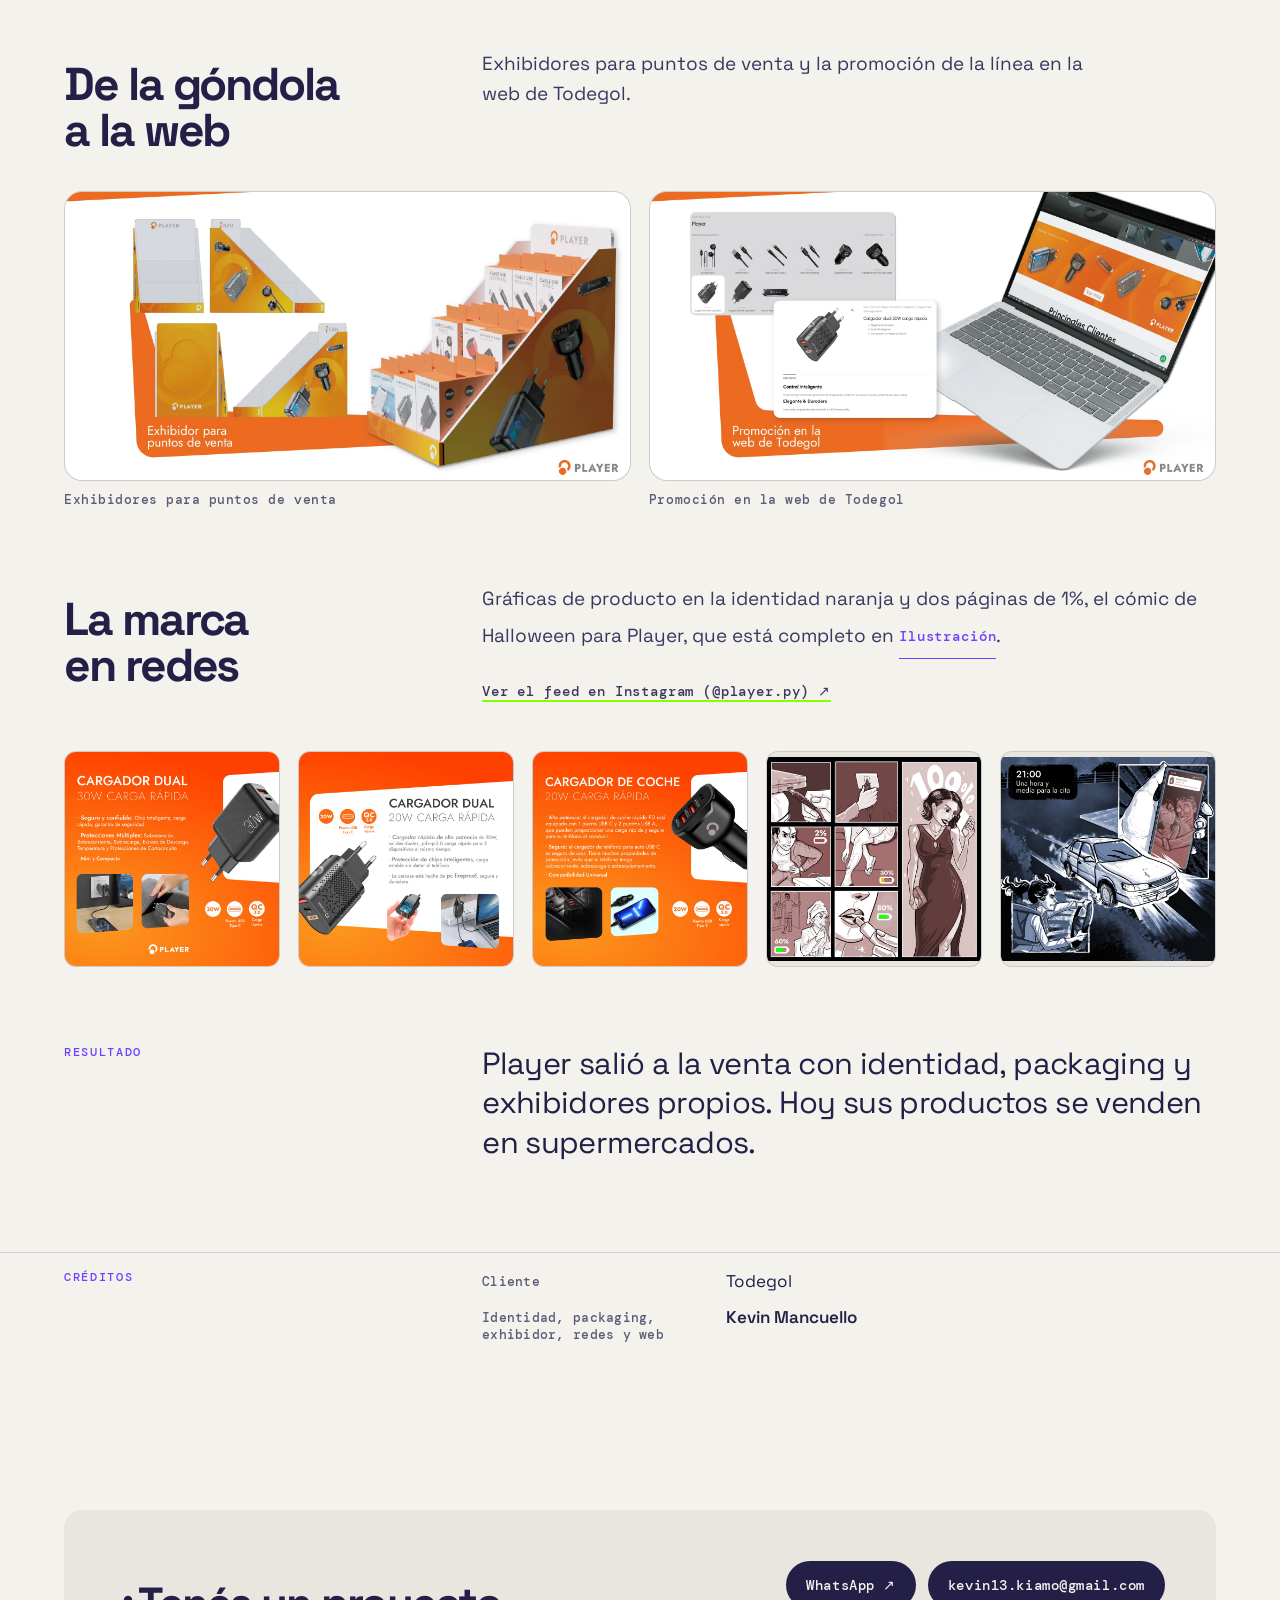
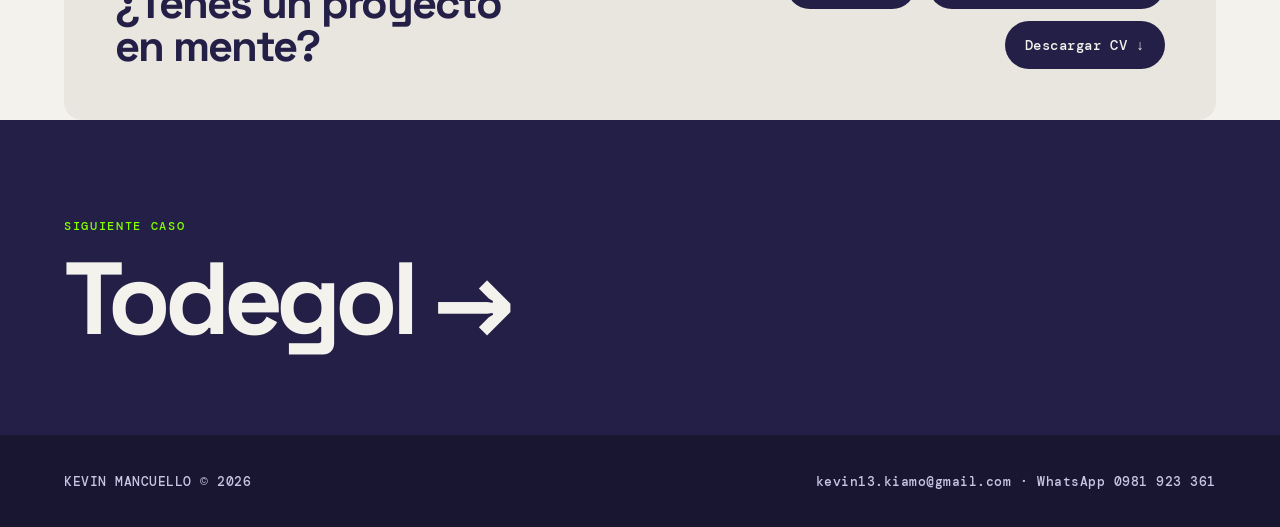
<file: preview/casos/player.html>
<!doctype html>
<html lang="es">
<head>
  <meta charset="utf-8">
  <meta name="viewport" content="width=device-width, initial-scale=1">
  <meta name="theme-color" content="#231F46">
  <title>Player · Todegol — Kevin Mancuello</title>
  <meta name="description" content="Caso Player: desarrollo de marca para una línea de accesorios tecnológicos, de la identidad a la góndola. Diseño de Kevin Mancuello.">
  <meta property="og:type" content="article">
  <meta property="og:title" content="Player · Todegol — Kevin Mancuello">
  <meta property="og:description" content="Desarrollo de marca para una línea de accesorios tecnológicos: de la identidad a la góndola.">
  <meta property="og:image" content="https://kiamo13.github.io/Kevin-Mancuello/preview/assets/casos/player/pack.jpg">
  <link rel="canonical" href="https://kiamo13.github.io/Kevin-Mancuello/preview/casos/player.html">
  <link rel="icon" type="image/svg+xml" href="../favicon.svg">
  <link rel="preconnect" href="https://fonts.googleapis.com">
  <link rel="preconnect" href="https://fonts.gstatic.com" crossorigin>
  <link href="https://fonts.googleapis.com/css2?family=DM+Mono:wght@400;500&family=Space+Grotesk:wght@400;500;600;700&display=swap" rel="stylesheet">
  <link rel="stylesheet" href="case.css?v=20261113-133">
  <script src="case.js?v=20261113-133" defer></script>
</head>
<body>
  <a class="skip-link" href="#caso">Saltar al caso</a>
  <header class="cs-top">
    <a class="cs-back" href="../index.html#branding-projects"><span>←</span> PROYECTOS</a>
    <a class="cs-brand" href="../index.html">&lt; kevin_mancuello &gt;</a>
    <a class="cs-next" href="todegol.html">SIGUIENTE →</a>
  </header>

  <main id="caso">
    <section class="cs-hero">
      <p class="cs-over">Branding · Packaging · 2022</p>
      <h1>Player<br><span>a la góndola</span></h1>
      <p class="cs-lead">Desarrollé la identidad y las aplicaciones de Player, una línea de accesorios tecnológicos que hoy se vende en supermercados.</p>
      <dl class="cs-meta">
        <div><dt>Cliente</dt><dd>Todegol</dd></div>
        <div><dt>Año</dt><dd>2022</dd></div>
        <div><dt>Alcance</dt><dd>Identidad, packaging, exhibidor, redes y web</dd></div>
        <div><dt>Mi rol</dt><dd>Todo el diseño de la marca</dd></div>
      </dl>
    </section>

    <div class="cs-feature">
      <img src="../assets/casos/player/pack.jpg" alt="Packaging de la línea Player" width="1920" height="1143">
    </div>

    <section class="cs-section">
      <div class="cs-cols">
        <div><p class="cs-label">Mi contribución</p></div>
        <div>
          <p class="cs-statement">Diseñé la marca a partir del nombre. El símbolo combina un auricular con la letra P, uniendo el producto y la inicial en una sola forma.</p>
          <div class="cs-pills"><span>Identidad</span><span>Packaging</span><span>Exhibidor</span><span>Redes</span><span>Web</span></div>
        </div>
      </div>
    </section>

    <section class="cs-section">
      <div class="cs-cols">
        <div><h2>Todo lo visual, para salir a la venta</h2></div>
        <div><p class="cs-text">El cliente ya tenía el nombre y los productos definidos. Mi trabajo fue desarrollar la identidad y sus aplicaciones para presentar la línea en el punto de venta y en digital.</p></div>
      </div>
    </section>

    <section class="cs-section">
      <div class="cs-cols">
        <div><h2>Del nombre al símbolo</h2></div>
        <div><p class="cs-text">Bocetos, exploración del isotipo y la marca final, con su animación.</p></div>
      </div>
      <div class="cs-grid row">
        <figure style="--a:1.778"><video data-loop src="../assets/video/player_behance.mp4" poster="../assets/video/player_behance_poster.jpg" muted loop playsinline preload="none" aria-label="Animación del logo de Player"></video><figcaption>Logo animado</figcaption></figure>
        <figure style="--a:1.965"><img src="../assets/casos/player/proceso-limpio.jpg" alt="Proceso de diseño de la identidad de Player" loading="lazy" width="1932" height="983"><figcaption>Proceso de diseño de la identidad</figcaption></figure>
      </div>
    </section>

    <section class="cs-section">
      <div class="cs-cols">
        <div><h2>Una caja por producto</h2></div>
        <div><p class="cs-text">Prototipos de los envases y packaging final de la línea, que hoy está en góndola.</p></div>
      </div>
      <div class="cs-grid">
        <figure><img src="../assets/casos/player/prototipos-limpio.jpg" alt="Prototipos de packaging de Player" loading="lazy" width="1932" height="983"><figcaption>Prototipos de packaging</figcaption></figure>
        <figure><img src="../assets/casos/player/packaging-limpio.jpg" alt="Packaging final de Player" loading="lazy" width="1932" height="983"><figcaption>Packaging final</figcaption></figure>
      </div>
    </section>

    <section class="cs-section">
      <div class="cs-cols">
        <div><h2>De la góndola a la web</h2></div>
        <div><p class="cs-text">Exhibidores para puntos de venta y la promoción de la línea en la web de&nbsp;Todegol.</p></div>
      </div>
      <div class="cs-grid">
        <figure><img src="../assets/casos/player/exhibidor-limpio.jpg" alt="Exhibidores de Player para puntos de venta" loading="lazy" width="1932" height="983"><figcaption>Exhibidores para puntos de venta</figcaption></figure>
        <figure><img src="../assets/casos/player/web-limpio.jpg" alt="Promoción de Player en la web de Todegol" loading="lazy" width="1932" height="983"><figcaption>Promoción en la web de Todegol</figcaption></figure>
      </div>
    </section>


    <section class="cs-section">
      <div class="cs-cols">
        <div><h2>La marca en redes</h2></div>
        <div><p class="cs-text">Gráficas de producto en la identidad naranja y dos páginas de 1%, el cómic de Halloween para Player, que está completo en <a class="cs-inline" href="ilustracion.html#comics">Ilustración</a>.</p><p class="cs-text"><a class="cs-ext" href="https://www.instagram.com/player.py/" target="_blank" rel="noopener">Ver el feed en Instagram (@player.py) ↗</a></p></div>
      </div>
      <div class="cs-feedmini">
        <img src="../assets/casos/player/feed/ig-1.jpg" alt="Gráfica del cargador dual de 20W de Player" loading="lazy" width="800" height="800">
        <img src="../assets/casos/player/feed/ig-2.jpg" alt="Gráfica del cargador dual de 20W de Player, segunda versión" loading="lazy" width="800" height="800">
        <img src="../assets/casos/player/feed/ig-3.jpg" alt="Gráfica del cargador de auto de Player" loading="lazy" width="800" height="800">
        <img src="../assets/casos/player/feed/ig-4.jpg" alt="Página de cómic en tinta: una mujer se prepara mientras el celular carga" loading="lazy" width="800" height="765">
        <img src="../assets/casos/player/feed/ig-5.jpg" alt="Página de cómic en tinta: persecución en auto con el celular" loading="lazy" width="800" height="765">
      </div>
    </section>

    <section class="cs-section cs-result">
      <div class="cs-cols">
        <div><p class="cs-label">Resultado</p></div>
        <div><p class="cs-statement">Player salió a la venta con identidad, packaging y exhibidores propios. Hoy sus productos se venden en supermercados.</p></div>
      </div>
    </section>

    <section class="cs-credits">
      <div><p class="cs-label">Créditos</p></div>
      <dl>
        <dt>Cliente</dt><dd>Todegol</dd>
        <dt>Identidad, packaging, exhibidor, redes y web</dt><dd><b>Kevin Mancuello</b></dd>
      </dl>
    </section>
    <section class="cs-contact">
      <div><h2>¿Tenés un proyecto en&nbsp;mente?</h2></div>
      <div class="cs-contact-links"><a href="https://wa.me/595981923361" target="_blank" rel="noreferrer">WhatsApp ↗</a><a href="mailto:kevin13.kiamo@gmail.com">kevin13.kiamo@gmail.com</a><a href="../assets/cv/CV_Kevin-Mancuello.pdf">Descargar CV ↓</a></div>
    </section>
  </main>

  <a class="cs-nextcase" href="todegol.html"><small>Siguiente caso</small><strong>Todegol <span>→</span></strong></a>
  <footer class="cs-foot"><a href="../index.html">KEVIN MANCUELLO © 2026</a><span><a href="mailto:kevin13.kiamo@gmail.com">kevin13.kiamo@gmail.com</a> · <a href="https://wa.me/595981923361" target="_blank" rel="noreferrer">WhatsApp 0981 923 361</a></span></footer>
</body>
</html>
</file>
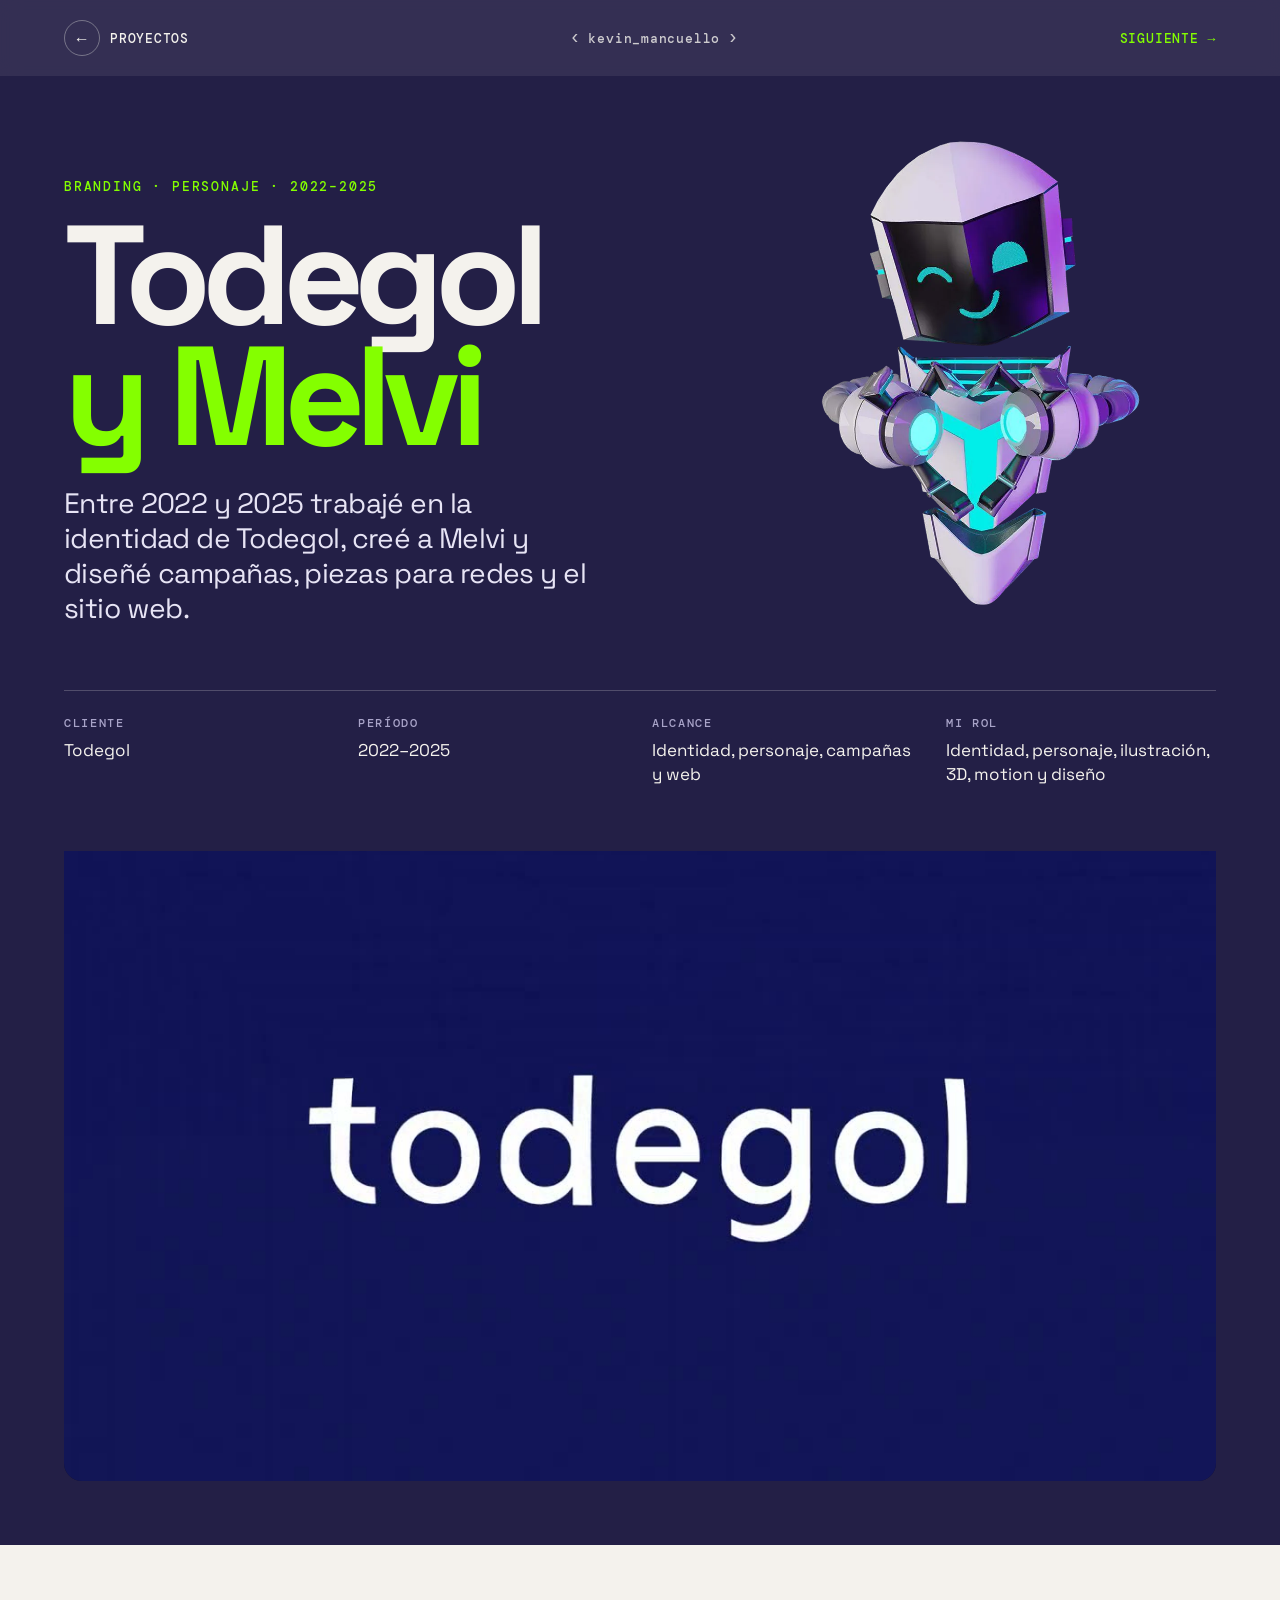
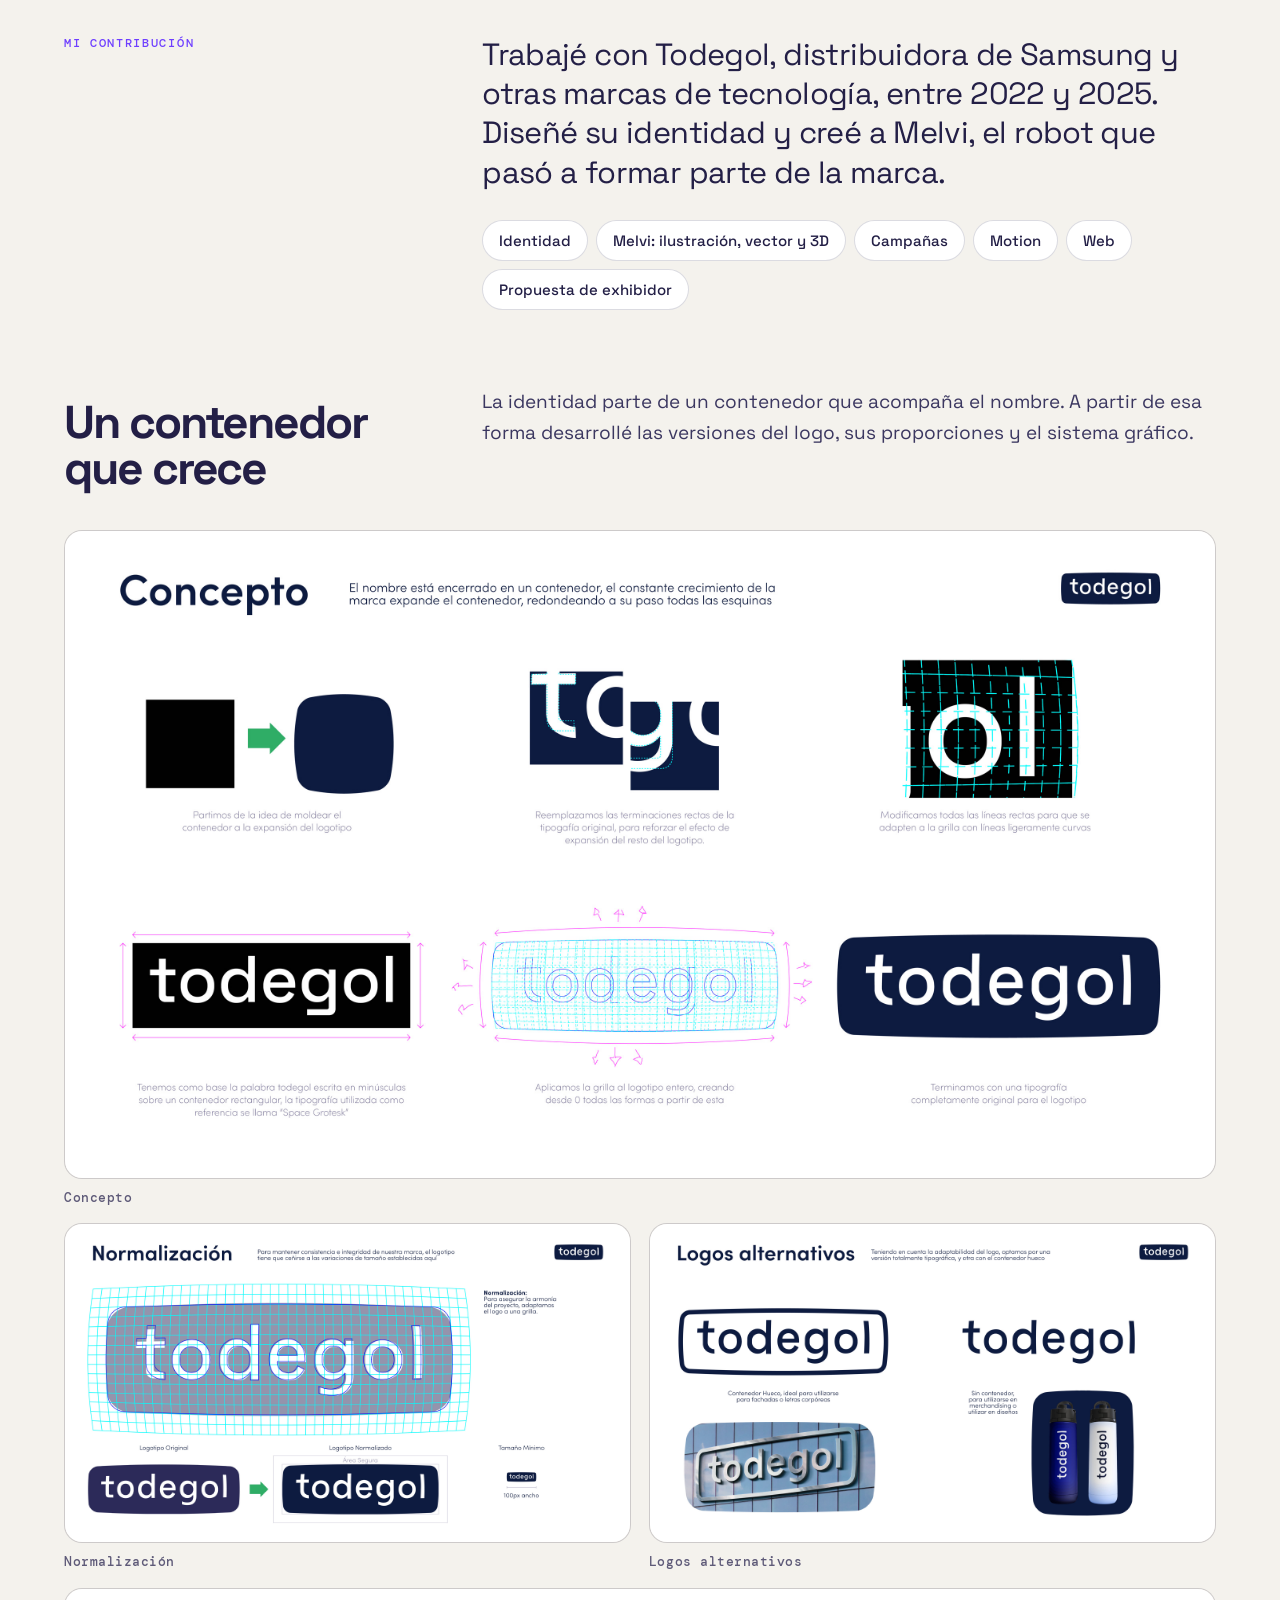
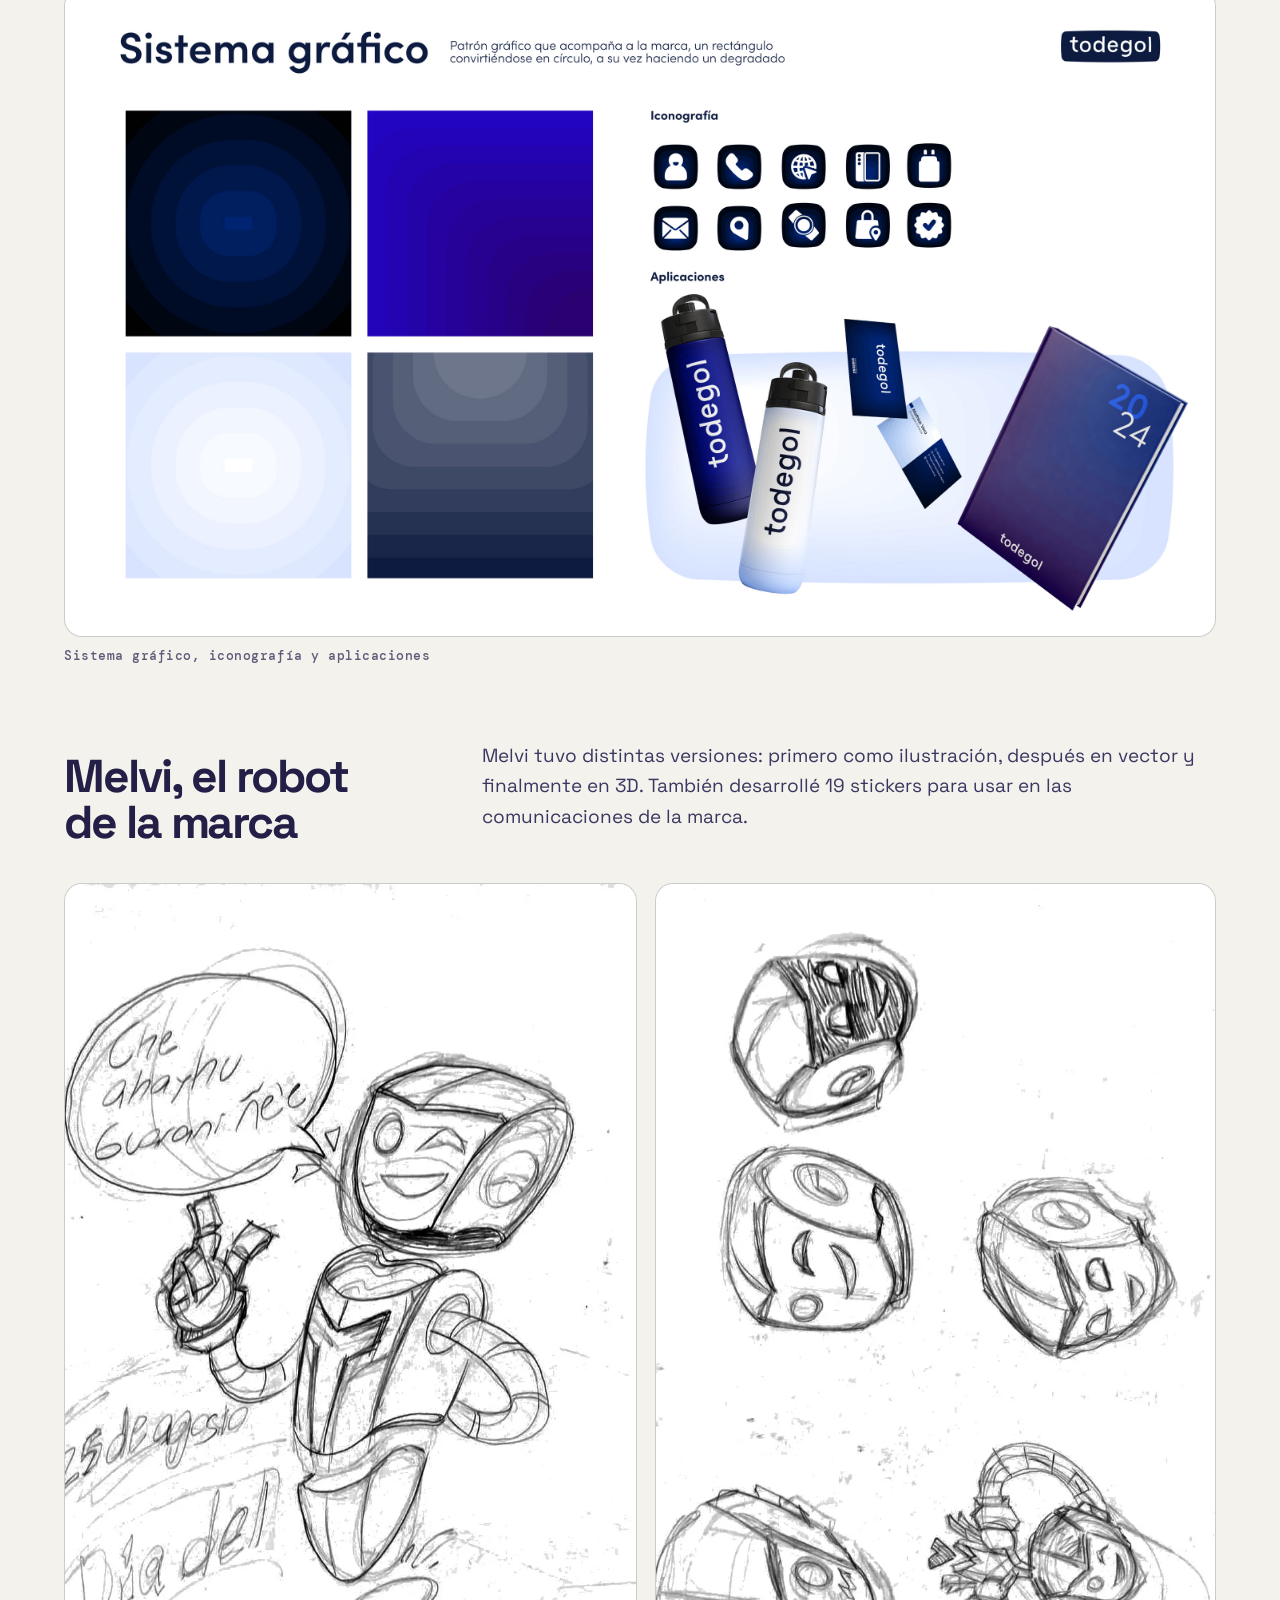
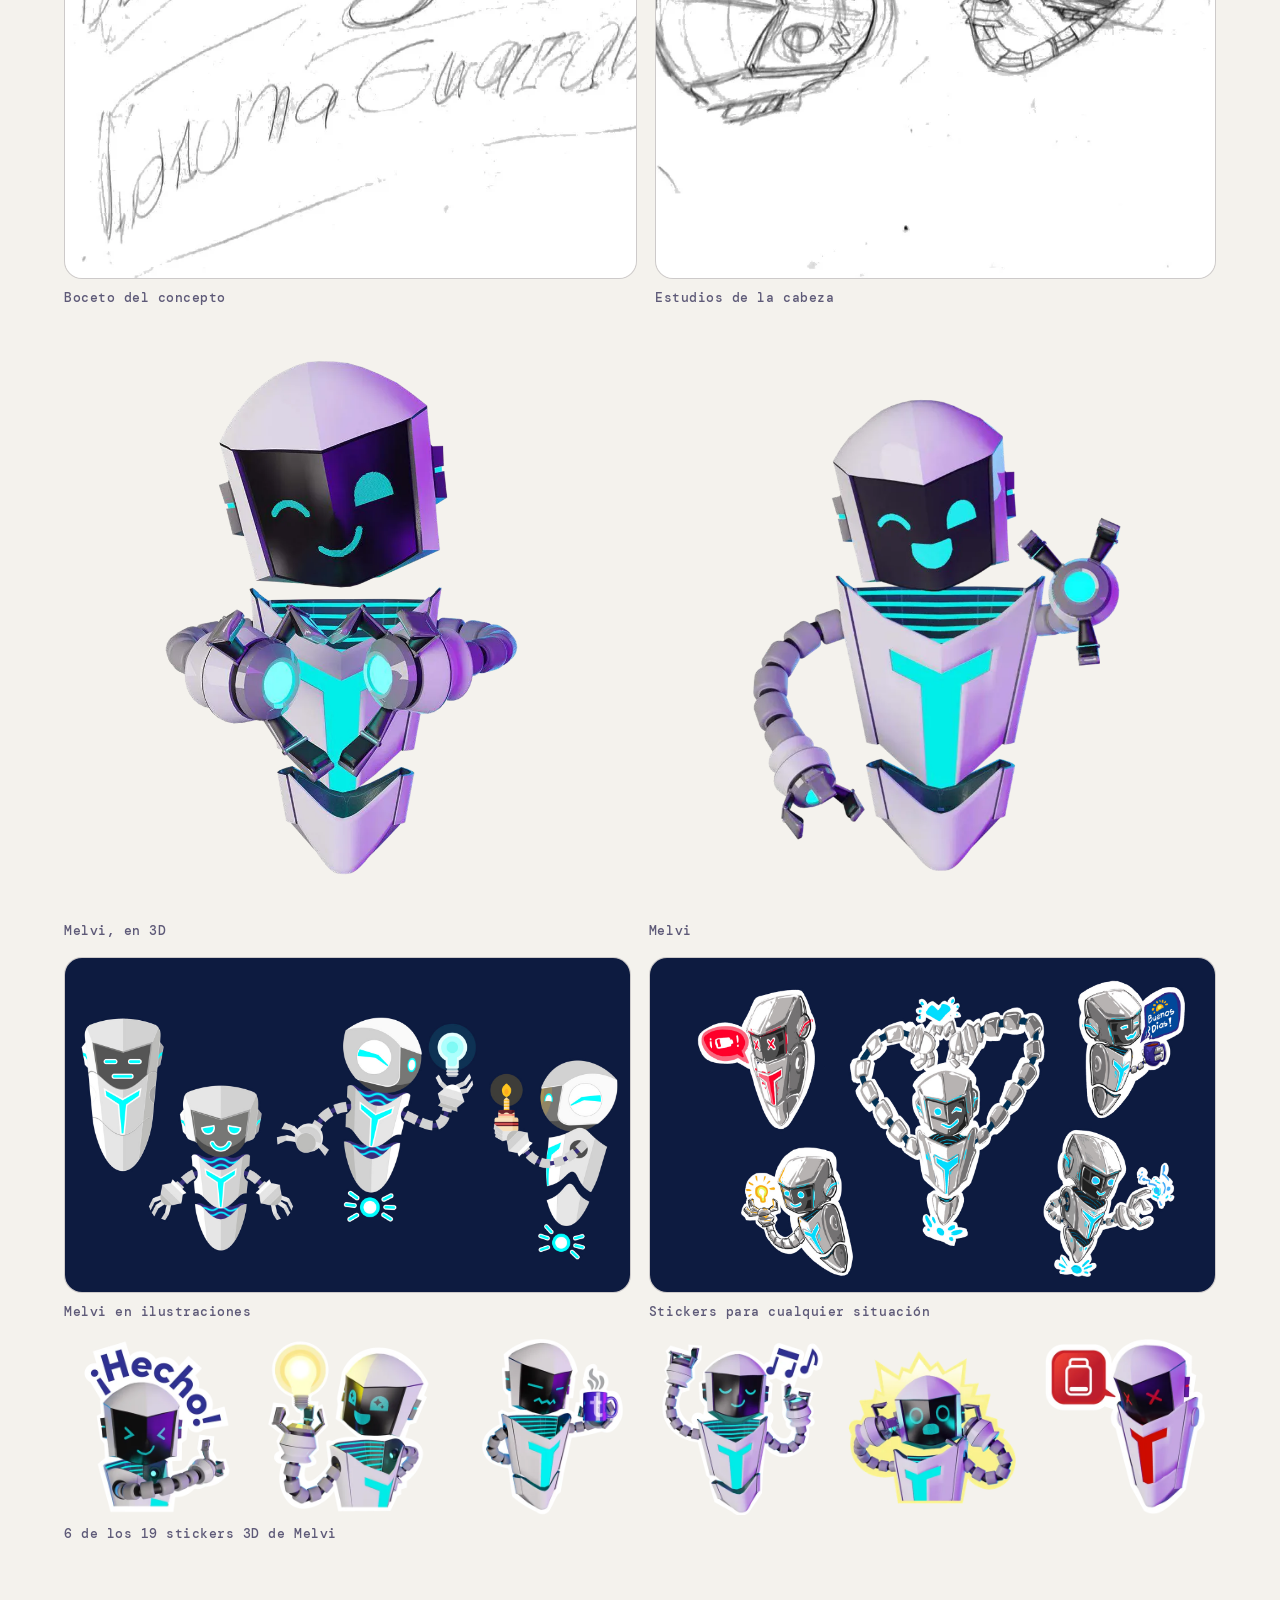
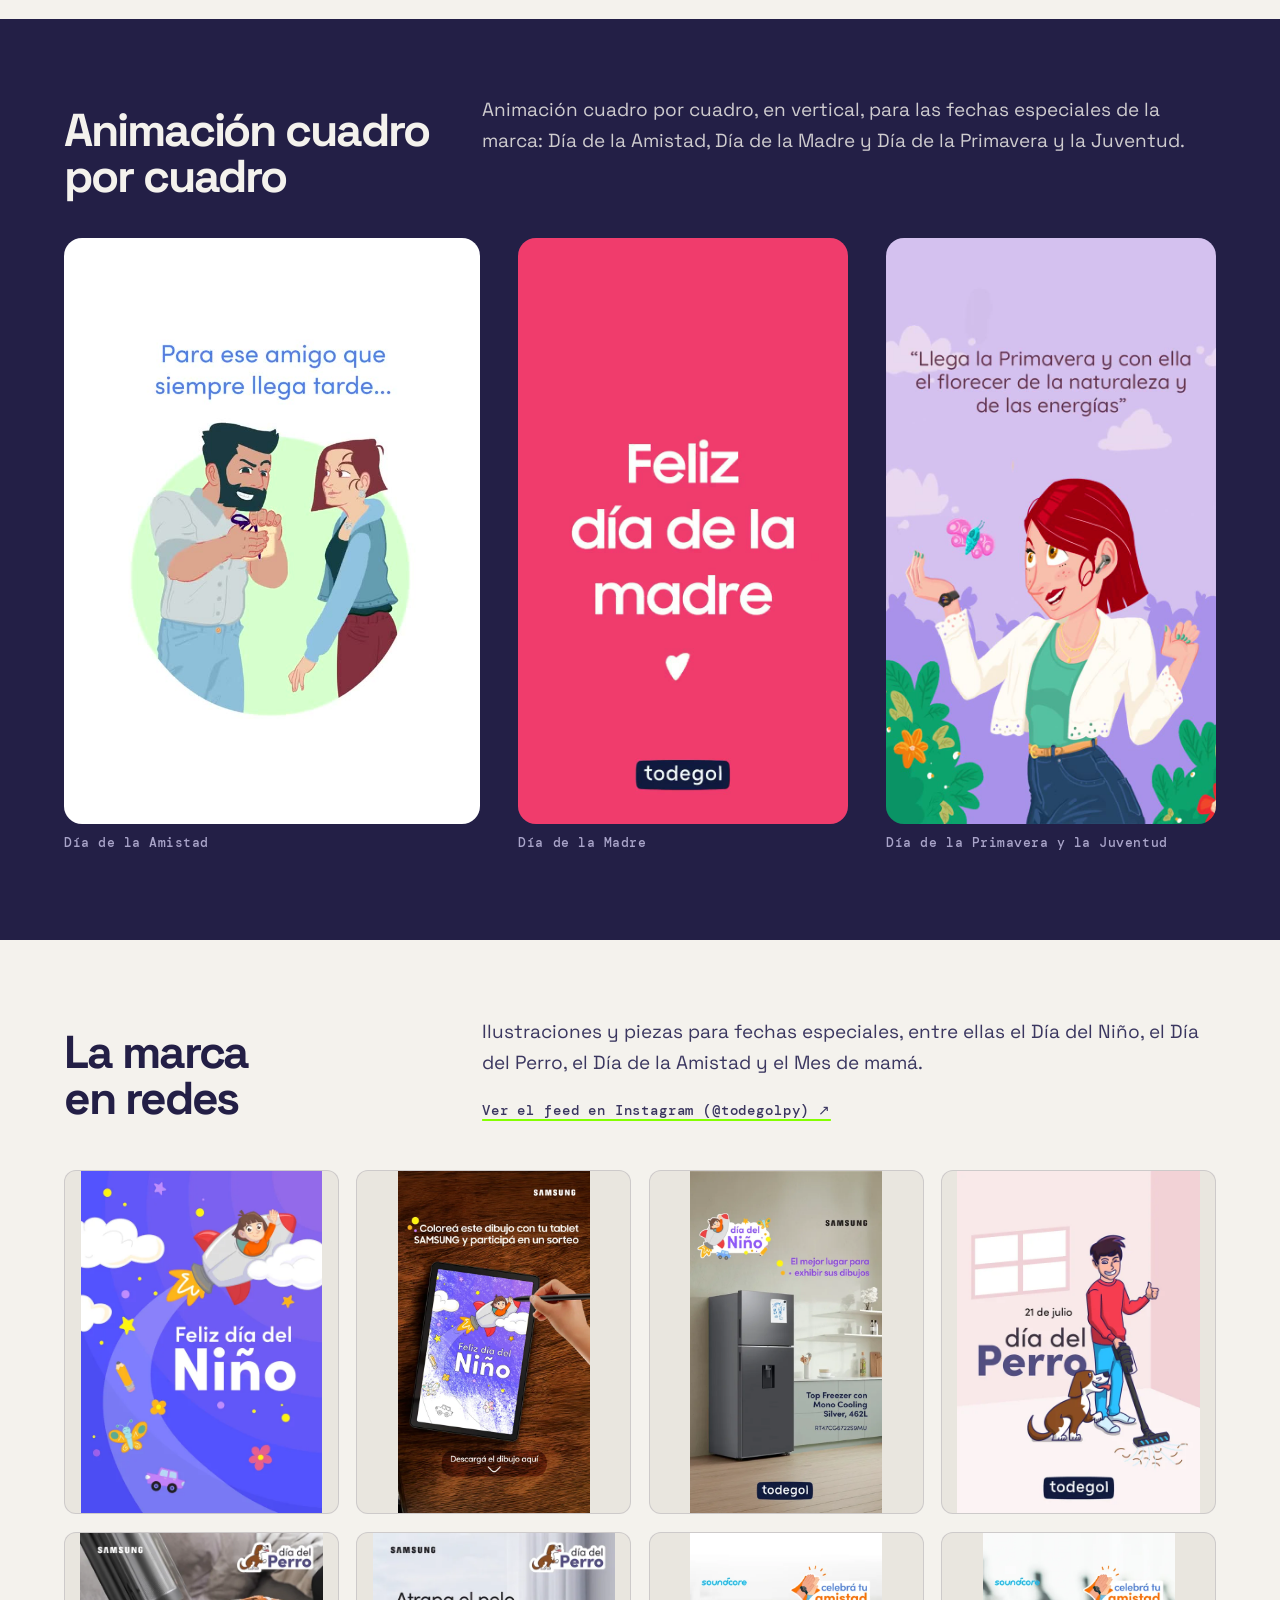
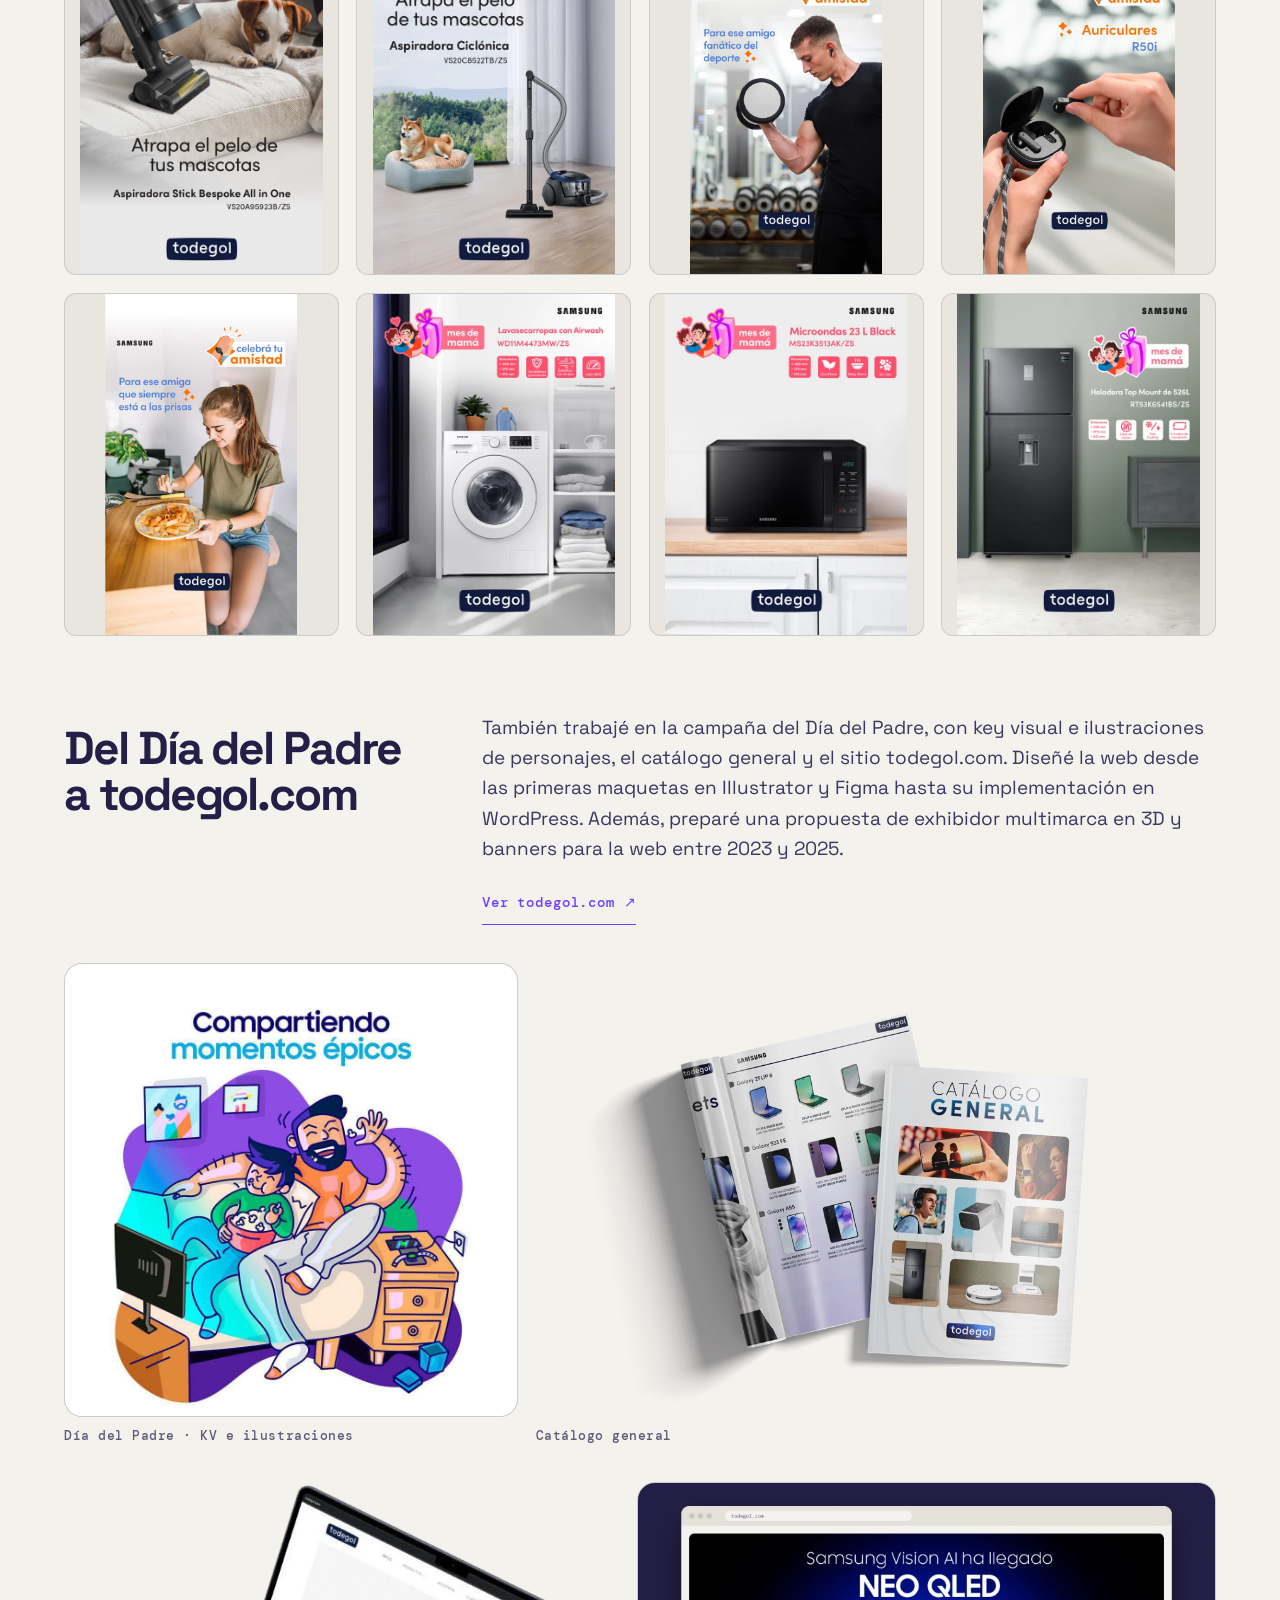
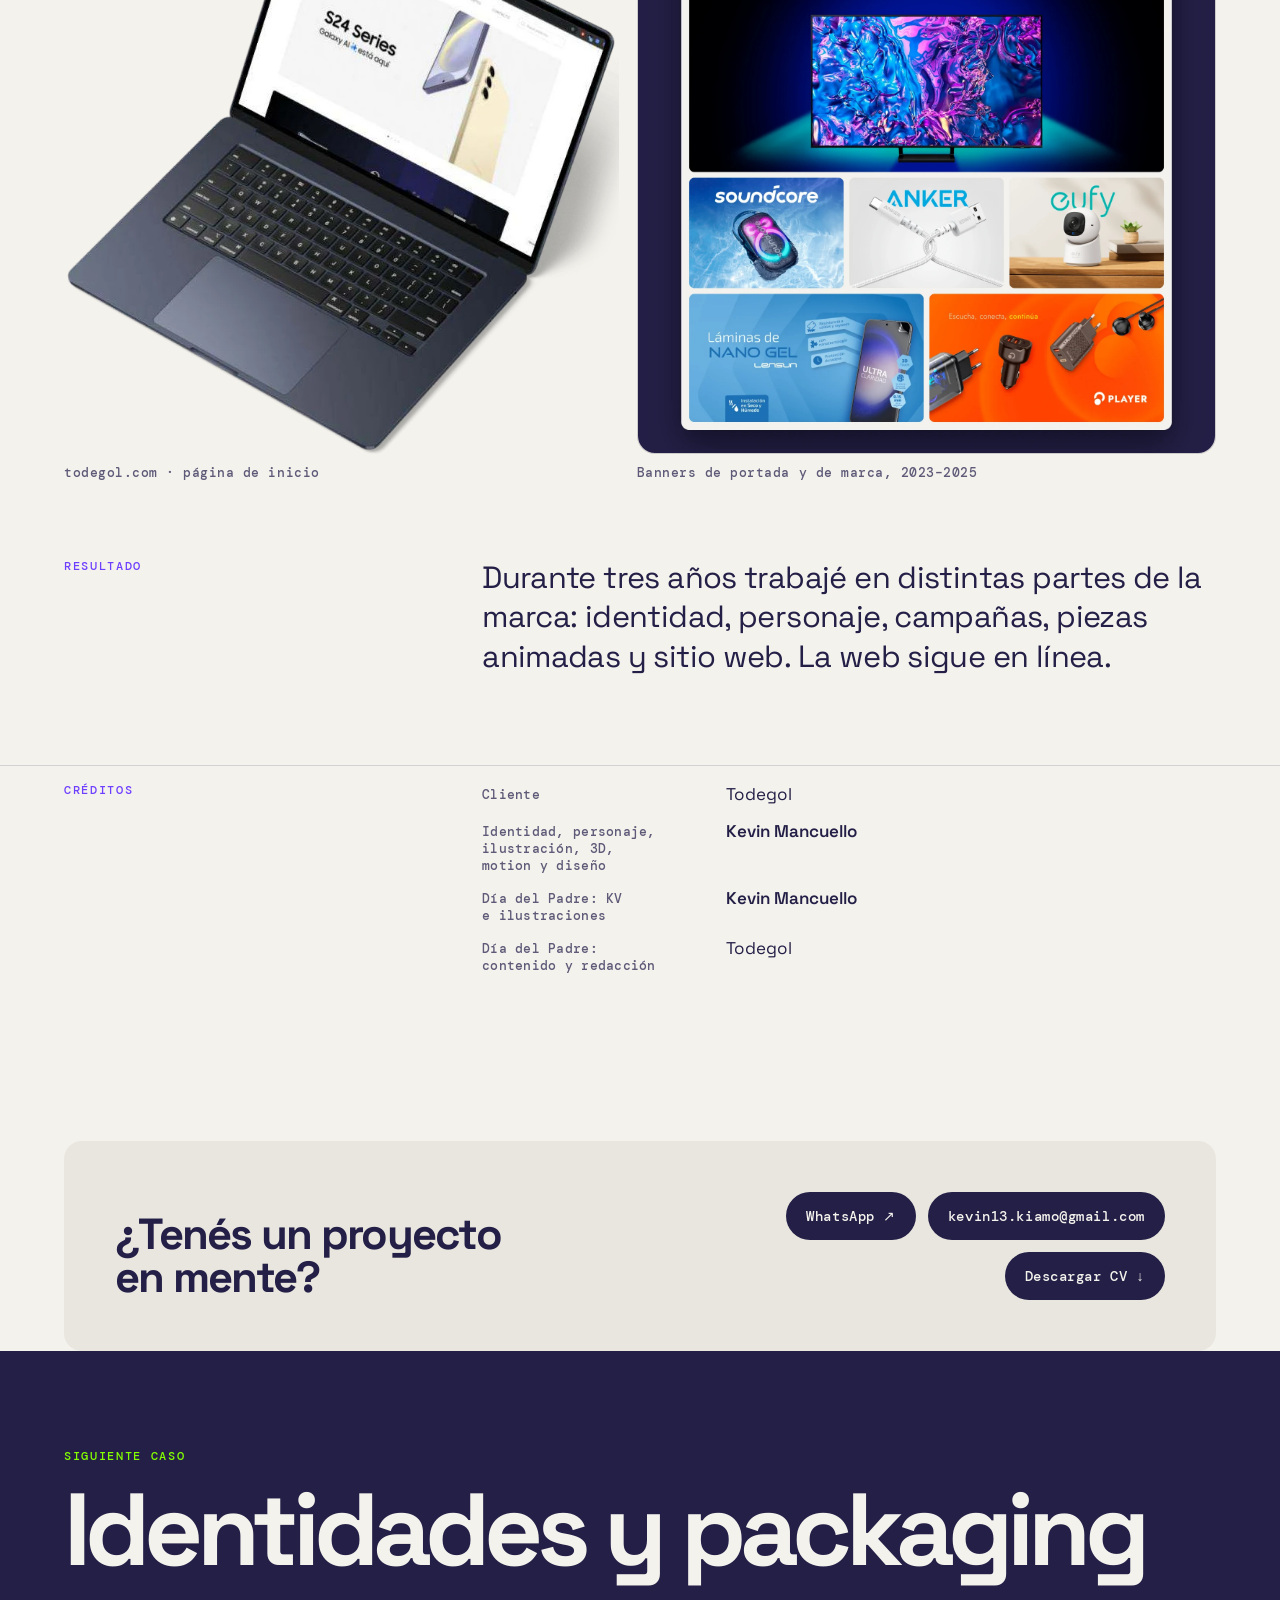
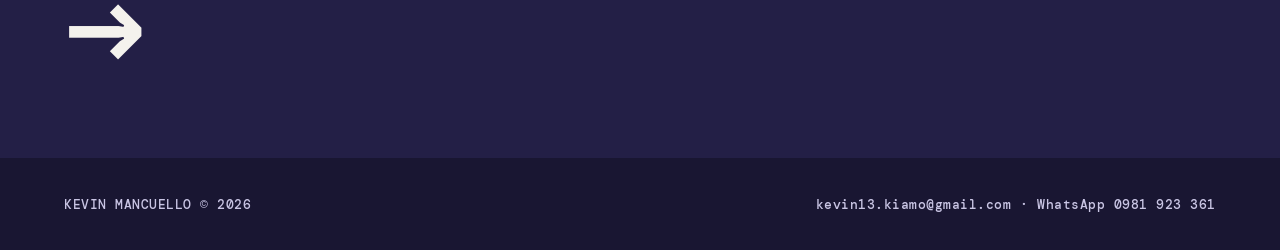
<file: preview/casos/todegol.html>
<!doctype html>
<html lang="es">
<head>
  <meta charset="utf-8">
  <meta name="viewport" content="width=device-width, initial-scale=1">
  <meta name="theme-color" content="#231F46">
  <title>Todegol — Kevin Mancuello</title>
  <meta name="description" content="Caso Todegol: identidad, Melvi (el robot de la marca en ilustración, vector y 3D), campañas y web. Diseño de Kevin Mancuello, 2022–2025.">
  <meta property="og:type" content="article">
  <meta property="og:title" content="Todegol — Kevin Mancuello">
  <meta property="og:description" content="Entre 2022 y 2025 trabajé en la identidad de Todegol, creé a Melvi y diseñé campañas, piezas para redes y el sitio web.">
  <meta property="og:image" content="https://kiamo13.github.io/Kevin-Mancuello/preview/assets/casos/todegol/padre.jpg">
  <link rel="canonical" href="https://kiamo13.github.io/Kevin-Mancuello/preview/casos/todegol.html">
  <link rel="icon" type="image/svg+xml" href="../favicon.svg">
  <link rel="preconnect" href="https://fonts.googleapis.com">
  <link rel="preconnect" href="https://fonts.gstatic.com" crossorigin>
  <link href="https://fonts.googleapis.com/css2?family=DM+Mono:wght@400;500&family=Space+Grotesk:wght@400;500;600;700&display=swap" rel="stylesheet">
  <link rel="stylesheet" href="case.css?v=20261113-133">
  <script src="case.js?v=20261113-133" defer></script>
</head>
<body>
  <a class="skip-link" href="#caso">Saltar al caso</a>
  <header class="cs-top">
    <a class="cs-back" href="../index.html#branding-projects"><span>←</span> PROYECTOS</a>
    <a class="cs-brand" href="../index.html">&lt; kevin_mancuello &gt;</a>
    <a class="cs-next" href="branding.html">SIGUIENTE →</a>
  </header>

  <main id="caso">
    <section class="cs-hero has-art">
      <img class="cs-hero-art" src="../assets/casos/todegol/melvi.webp" alt="" width="1000" height="1000">
      <p class="cs-over">Branding · Personaje · 2022–2025</p>
      <h1>Todegol<br><span>y Melvi</span></h1>
      <p class="cs-lead">Entre 2022 y 2025 trabajé en la identidad de Todegol, creé a Melvi y diseñé campañas, piezas para redes y el sitio web.</p>
      <dl class="cs-meta">
        <div><dt>Cliente</dt><dd>Todegol</dd></div>
        <div><dt>Período</dt><dd>2022–2025</dd></div>
        <div><dt>Alcance</dt><dd>Identidad, personaje, campañas y web</dd></div>
        <div><dt>Mi rol</dt><dd>Identidad, personaje, ilustración, 3D, motion y diseño</dd></div>
      </dl>
    </section>

    <div class="cs-feature">
      <video data-loop src="../assets/video/todegol_behance.mp4" poster="../assets/video/todegol_behance_poster.jpg" muted loop playsinline preload="metadata" aria-label="Animación del logo de Todegol"></video>
    </div>

    <section class="cs-section">
      <div class="cs-cols">
        <div><p class="cs-label">Mi contribución</p></div>
        <div>
          <p class="cs-statement">Trabajé con Todegol, distribuidora de Samsung y otras marcas de tecnología, entre 2022 y 2025. Diseñé su identidad y creé a Melvi, el robot que pasó a formar parte de la marca.</p>
          <div class="cs-pills"><span>Identidad</span><span>Melvi: ilustración, vector y 3D</span><span>Campañas</span><span>Motion</span><span>Web</span><span>Propuesta de exhibidor</span></div>
        </div>
      </div>
    </section>

    <section class="cs-section">
      <div class="cs-cols">
        <div><h2>Un contenedor que crece</h2></div>
        <div><p class="cs-text">La identidad parte de un contenedor que acompaña el nombre. A partir de esa forma desarrollé las versiones del logo, sus proporciones y el sistema gráfico.</p></div>
      </div>
      <div class="cs-grid">
        <figure class="s12"><img src="../assets/casos/todegol/concepto.jpg" alt="Concepto del logo de Todegol: el contenedor" loading="lazy" width="2880" height="1620"><figcaption>Concepto</figcaption></figure>
        <figure><img src="../assets/casos/todegol/normalizacion.jpg" alt="Normalización del logo de Todegol" loading="lazy" width="2880" height="1620"><figcaption>Normalización</figcaption></figure>
        <figure><img src="../assets/casos/todegol/alternativos.jpg" alt="Logos alternativos de Todegol" loading="lazy" width="2880" height="1620"><figcaption>Logos alternativos</figcaption></figure>
        <figure class="s12"><img src="../assets/casos/todegol/sistema.jpg" alt="Sistema gráfico de Todegol: fondos, iconografía y aplicaciones" loading="lazy" width="2880" height="1620"><figcaption>Sistema gráfico, iconografía y aplicaciones</figcaption></figure>
      </div>
    </section>

    <section class="cs-section">
      <div class="cs-cols">
        <div><h2>Melvi, el robot de la marca</h2></div>
        <div><p class="cs-text">Melvi tuvo distintas versiones: primero como ilustración, después en vector y finalmente en 3D. También desarrollé 19 stickers para usar en las comunicaciones de la marca.</p></div>
      </div>
      <div class="cs-grid row">
        <figure style="--a:.575"><img class="ln" src="../assets/casos/todegol/melvi-boceto.webp" alt="Boceto a lápiz de Melvi saludando en guaraní" loading="lazy" width="846" height="1472"><figcaption>Boceto del&nbsp;concepto</figcaption></figure>
        <figure style="--a:.5625"><img class="ln" src="../assets/casos/todegol/melvi-bocetos.webp" alt="Estudios a lápiz de la cabeza de Melvi" loading="lazy" width="846" height="1504"><figcaption>Estudios de la&nbsp;cabeza</figcaption></figure>
      </div>
      <div class="cs-grid">
        <figure class="bare"><img src="../assets/casos/todegol/melvi.webp" alt="Melvi en 3D" loading="lazy" width="1000" height="1000"><figcaption>Melvi, en 3D</figcaption></figure>
        <figure class="bare"><img src="../assets/casos/todegol/melvi2.webp" alt="Melvi en otra pose" loading="lazy" width="900" height="900"><figcaption>Melvi</figcaption></figure>
        <figure><img src="../assets/casos/todegol/melvi-ilus-limpio.jpg" alt="Melvi en ilustraciones para presentaciones" loading="lazy" width="1800" height="1064"><figcaption>Melvi en ilustraciones</figcaption></figure>
        <figure><img src="../assets/casos/todegol/stickers-limpio.jpg" alt="Stickers de Melvi" loading="lazy" width="1800" height="1064"><figcaption>Stickers para cualquier situación</figcaption></figure>
      </div>
      <div class="cs-stickers bare">
        <img src="../assets/casos/todegol/s_hecho.webp" alt="Sticker de Melvi: ¡Hecho!" loading="lazy" width="420" height="420">
        <img src="../assets/casos/todegol/s_idea.webp" alt="Sticker de Melvi con una idea" loading="lazy" width="420" height="420">
        <img src="../assets/casos/todegol/s_caf.webp" alt="Sticker de Melvi tomando café" loading="lazy" width="420" height="420">
        <img src="../assets/casos/todegol/s_bailando.webp" alt="Sticker de Melvi bailando" loading="lazy" width="420" height="420">
        <img src="../assets/casos/todegol/s_sorprendido.webp" alt="Sticker de Melvi sorprendido" loading="lazy" width="420" height="420">
        <img src="../assets/casos/todegol/s_sinb.webp" alt="Sticker de Melvi sin batería" loading="lazy" width="420" height="420">
      </div>
      <p class="cs-gridnote">6 de los 19 stickers 3D de Melvi</p>
    </section>

    <section class="cs-section cs-dark" id="motion">
      <div class="cs-cols">
        <div><h2>Animación cuadro por cuadro</h2></div>
        <div><p class="cs-text">Animación cuadro por cuadro, en vertical, para las fechas especiales de la marca: Día de la Amistad, Día de la Madre y Día de la Primavera y la&nbsp;Juventud.</p></div>
      </div>
      <div class="cs-motion3">
        <figure style="--ar:.71"><video data-loop src="../assets/video/todegol_amistad.mp4" poster="../assets/video/todegol_amistad_poster.jpg" muted loop playsinline preload="none" aria-label="Animación del Día de la Amistad para Todegol"></video><figcaption>Día de la Amistad</figcaption></figure>
        <figure style="--ar:.5625"><video data-loop src="../assets/video/todegol_madre.mp4" poster="../assets/video/todegol_madre_poster.jpg" muted loop playsinline preload="none" aria-label="Animación del Día de la Madre para Todegol"></video><figcaption>Día de la Madre</figcaption></figure>
        <figure style="--ar:.5625"><video data-loop src="../assets/video/todegol_primavera.mp4" poster="../assets/video/todegol_primavera_poster.jpg" muted loop playsinline preload="none" aria-label="Animación del Día de la Primavera y la Juventud para Todegol"></video><figcaption>Día de la Primavera y la Juventud</figcaption></figure>
      </div>
    </section>

    <section class="cs-section">
      <div class="cs-cols">
        <div><h2>La marca en redes</h2></div>
        <div><p class="cs-text">Ilustraciones y piezas para fechas especiales, entre ellas el Día del Niño, el Día del Perro, el Día de la Amistad y el Mes de mamá.</p><p class="cs-text"><a class="cs-ext" href="https://www.instagram.com/todegolpy/" target="_blank" rel="noopener">Ver el feed en Instagram (@todegolpy) ↗</a></p></div>
      </div>
      <div class="cs-feedmini cs-feed12">
        <img src="../assets/casos/todegol/feed/t01.webp" alt="Día del Niño: niña en un cohete" loading="lazy" width="560" height="700">
        <img src="../assets/casos/todegol/feed/t02.webp" alt="Día del Niño: colorear con la tablet Samsung" loading="lazy" width="560" height="700">
        <img src="../assets/casos/todegol/feed/t03.webp" alt="Día del Niño: el mejor lugar para exhibir sus dibujos" loading="lazy" width="560" height="700">
        <img src="../assets/casos/todegol/feed/t04.webp" alt="Día del Perro: ilustración de un chico con su perro" loading="lazy" width="560" height="700">
        <img src="../assets/casos/todegol/feed/t05.webp" alt="Día del Perro: atrapa el pelo de tus mascotas" loading="lazy" width="560" height="700">
        <img src="../assets/casos/todegol/feed/t06.webp" alt="Día del Perro: aspiradora ciclónica" loading="lazy" width="560" height="700">
        <img src="../assets/casos/todegol/feed/t07.webp" alt="Día de la Amistad: para ese amigo fanático del deporte" loading="lazy" width="560" height="700">
        <img src="../assets/casos/todegol/feed/t08.webp" alt="Día de la Amistad: auriculares R50i" loading="lazy" width="560" height="700">
        <img src="../assets/casos/todegol/feed/t09.webp" alt="Día de la Amistad: para esa amiga que está a las prisas" loading="lazy" width="560" height="700">
        <img src="../assets/casos/todegol/feed/t10.webp" alt="Mes de mamá: lavasecarropas" loading="lazy" width="560" height="700">
        <img src="../assets/casos/todegol/feed/t11.webp" alt="Mes de mamá: microondas" loading="lazy" width="560" height="700">
        <img src="../assets/casos/todegol/feed/t12.webp" alt="Mes de mamá: heladera Top Mount" loading="lazy" width="560" height="700">
      </div>
    </section>

    <section class="cs-section">
      <div class="cs-cols">
        <div><h2>Del Día del Padre a todegol.com</h2></div>
        <div><p class="cs-text">También trabajé en la campaña del Día del Padre, con key visual e ilustraciones de personajes, el catálogo general y el sitio todegol.com. Diseñé la web desde las primeras maquetas en Illustrator y Figma hasta su implementación en WordPress. Además, preparé una propuesta de exhibidor multimarca en 3D y banners para la web entre 2023 y 2025.</p><p class="cs-text"><a class="cs-inline" href="https://todegol.com" target="_blank" rel="noreferrer">Ver todegol.com ↗</a></p></div>
      </div>
      <div class="cs-grid row">
        <figure style="--a:1"><img src="../assets/casos/todegol/padre.jpg" alt="KV de Día del Padre" loading="lazy" width="982" height="982"><figcaption>Día del Padre · KV e ilustraciones</figcaption></figure>
        <figure class="bare" style="--a:1.5"><img src="../assets/casos/todegol/catalogo.webp" alt="Catálogo general de Todegol" loading="lazy" width="1080" height="720"><figcaption>Catálogo general</figcaption></figure>
      </div>
      <div class="cs-grid row cs-laptops">
        <figure class="bare" style="--a:.97"><img src="../assets/casos/todegol/web/todegol-laptop.webp" alt="Página de inicio de todegol.com en una laptop" loading="lazy" width="710" height="732"><figcaption>todegol.com · página de inicio</figcaption></figure>
        <figure style="--a:1.013"><img src="../assets/casos/todegol/web/montaje.webp" alt="Banners de portada de todegol.com: Televisores, Soundcore, Anker, Eufy, Lensun y Player" loading="lazy" width="1600" height="1580"><figcaption>Banners de portada y de marca, 2023–2025</figcaption></figure>
      </div>
    </section>

    <section class="cs-section cs-result">
      <div class="cs-cols">
        <div><p class="cs-label">Resultado</p></div>
        <div><p class="cs-statement">Durante tres años trabajé en distintas partes de la marca: identidad, personaje, campañas, piezas animadas y sitio web. La web sigue en línea.</p></div>
      </div>
    </section>

    <section class="cs-credits">
      <div><p class="cs-label">Créditos</p></div>
      <dl>
        <dt>Cliente</dt><dd>Todegol</dd>
        <dt>Identidad, personaje, ilustración, 3D, motion y diseño</dt><dd><b>Kevin Mancuello</b></dd>
        <dt>Día del Padre: KV e ilustraciones</dt><dd><b>Kevin Mancuello</b></dd>
        <dt>Día del Padre: contenido y redacción</dt><dd>Todegol</dd>
      </dl>
    </section>
    <section class="cs-contact">
      <div><h2>¿Tenés un proyecto en&nbsp;mente?</h2></div>
      <div class="cs-contact-links"><a href="https://wa.me/595981923361" target="_blank" rel="noreferrer">WhatsApp ↗</a><a href="mailto:kevin13.kiamo@gmail.com">kevin13.kiamo@gmail.com</a><a href="../assets/cv/CV_Kevin-Mancuello.pdf">Descargar CV ↓</a></div>
    </section>
  </main>

  <a class="cs-nextcase" href="branding.html"><small>Siguiente caso</small><strong>Identidades y packaging <span>→</span></strong></a>
  <footer class="cs-foot"><a href="../index.html">KEVIN MANCUELLO © 2026</a><span><a href="mailto:kevin13.kiamo@gmail.com">kevin13.kiamo@gmail.com</a> · <a href="https://wa.me/595981923361" target="_blank" rel="noreferrer">WhatsApp 0981 923 361</a></span></footer>
</body>
</html>
</file>
<file: preview/styles.css>
:root{
  --paper:#f4f2ed;
  --paper-2:#e9e6df;
  --ink:#231f46;
  --plum:#231f46;
  --violet:#6e3fff;
  --peach:#ff5733;
  --peach-light:#ff8066;
  --coral:#ff5733;
  --lilac:#c2e638;
  --line:rgba(35,31,70,.22);
  --mono:"DM Mono",monospace;
  --display:"Instrument Sans",Arial,sans-serif;
  --heading:"Anybody","Arial Black",sans-serif;
}
*{box-sizing:border-box}
html{scroll-behavior:smooth;scroll-padding-top:84px}
body{margin:0;background:var(--paper);color:var(--ink);font-family:var(--display);-webkit-font-smoothing:antialiased}
a{color:inherit;text-decoration:none}
button{font:inherit}
.skip-link{position:fixed;z-index:100;top:10px;left:10px;padding:12px 16px;background:var(--plum);color:var(--paper);font:12px var(--mono);transform:translateY(-160%);transition:transform .2s}
.skip-link:focus{transform:translateY(0)}
::selection{background:var(--plum);color:var(--peach)}
.topbar{
  position:absolute;top:0;left:0;right:0;z-index:30;
  min-height:74px;padding:0 clamp(20px,4vw,62px);
  display:grid;grid-template-columns:1fr 1.2fr 1fr;align-items:center;
  color:var(--plum);border-bottom:1px solid rgba(67,27,88,.15);
}
.brand-code{font:500 12px var(--mono);letter-spacing:-.04em;white-space:nowrap}
.location-line{justify-self:center;font:9px var(--mono);text-transform:lowercase;letter-spacing:.02em;margin:0;white-space:nowrap}
.location-line span{display:inline-block;width:24px;height:1px;background:currentColor;vertical-align:middle;margin:0 7px}
.main-nav{justify-self:end;display:flex;align-items:center;gap:clamp(17px,2.6vw,38px)}
.main-nav a{font:11px var(--mono);text-transform:lowercase;transition:opacity .2s}
.main-nav a:hover{opacity:.55}
.main-nav small{display:block;font:8px var(--mono);opacity:.55;margin-top:3px}
.menu-toggle{display:none;border:0;background:transparent;padding:8px}
.menu-toggle span{display:block;width:22px;height:1px;background:var(--plum);margin:5px}

/* HERO — bold typography, central character and a compact information layer. */
.hero{
  position:relative;isolation:isolate;overflow:hidden;
  min-height:max(760px,100svh);height: min(960px,100svh);
  background:var(--peach);color:var(--plum);
}
.hero:before,.hero:after{content:"";position:absolute;pointer-events:none;border:1px solid rgba(67,27,88,.12);border-radius:50%;z-index:-1}
.hero:before{width:min(73vw,1020px);aspect-ratio:1;left:50%;top:48%;transform:translate(-50%,-50%)}
.hero:after{width:min(58vw,810px);aspect-ratio:1;left:50%;top:48%;transform:translate(-50%,-50%);border-style:dashed;opacity:.55}
.hero-grain{position:absolute;inset:0;pointer-events:none;opacity:.13;z-index:8;background-image:url("data:image/svg+xml,%3Csvg viewBox='0 0 180 180' xmlns='http://www.w3.org/2000/svg'%3E%3Cfilter id='n'%3E%3CfeTurbulence type='fractalNoise' baseFrequency='.9' numOctaves='3' stitchTiles='stitch'/%3E%3C/filter%3E%3Crect width='100%25' height='100%25' filter='url(%23n)' opacity='.22'/%3E%3C/svg%3E");mix-blend-mode:multiply}
.hero-giant{
  position:absolute;z-index:1;left:50%;top:48%;width:100%;
  transform:translate(-50%,-50%);display:flex;flex-direction:column;
  align-items:center;pointer-events:none;white-space:nowrap;
  color:var(--violet);font-weight:700;letter-spacing:-.105em;line-height:.72;
  font-size:clamp(112px,20.5vw,310px);text-align:center;
}
.hero-giant span:first-child{transform:translateX(-.06em)}
.hero-giant span:last-child{font-size:.77em;letter-spacing:-.105em;margin-top:.11em}
.hero-greeting{position:absolute;z-index:7;left:clamp(22px,5vw,76px);top:clamp(205px,27vh,290px);pointer-events:none}
.hero-kicker{font:10px var(--mono);letter-spacing:.12em;margin:0 0 12px}
.hero-greeting h1{font-size:clamp(35px,4.6vw,68px);line-height:.82;letter-spacing:-.09em;margin:0;font-weight:700}
.hero-greeting h1 span{font-size:.33em;vertical-align:top;margin-left:5px}
.hero-role{position:absolute;z-index:7;right:clamp(22px,5vw,76px);bottom:clamp(140px,18vh,190px);text-align:right}
.role-rule{display:block;width:47px;height:1px;background:var(--plum);margin:0 0 15px auto}
.hero-role p{font-size:clamp(15px,1.7vw,22px);font-weight:700;line-height:.96;letter-spacing:-.055em;margin:0}
.hero-role small{display:block;font:8px var(--mono);letter-spacing:.08em;margin-top:12px}
.hero-character{
  position:absolute;z-index:5;left:50%;bottom:3.5%;transform:translateX(-50%);
  width:min(43vw,555px);height:80%;display:grid;place-items:center;
}
.character-shadow{position:absolute;bottom:4%;width:56%;height:6%;border-radius:50%;background:rgba(67,27,88,.15);filter:blur(20px)}
.character-ring{position:absolute;border:1px solid rgba(67,27,88,.16);border-radius:50%;pointer-events:none}
.ring-a{width:89%;aspect-ratio:1;top:9%}
.ring-b{width:74%;aspect-ratio:1;top:16%;border-style:dashed;opacity:.6}
.avatar-stage{position:absolute;inset:0;display:grid;place-items:center;cursor:crosshair;outline:none;touch-action:pan-y;z-index:4;border:0;padding:0;background:transparent;color:inherit;font:inherit;width:100%}
.avatar-mount{position:relative;width:100%;height:100%;display:grid;place-items:center}
.avatar-mount svg{width:100%;height:100%;max-height:100%;display:block;overflow:visible}
.avatar-svg{overflow:visible}
.avatar-stage:focus-visible{outline:1px solid var(--plum);outline-offset:-12px}
.hero-scroll{position:absolute;bottom:28px;left:clamp(22px,5vw,76px);z-index:9;display:flex;align-items:center;gap:12px;font:8px var(--mono);letter-spacing:.1em}
.scroll-line{width:34px;height:1px;background:currentColor}
.hero-scroll>span:last-child{font-size:13px}

/* WORKS — one large typographic divider followed by discipline bands. */
.works-section{background:var(--paper);padding:clamp(80px,12vw,160px) clamp(20px,5vw,76px) clamp(90px,12vw,150px);overflow:hidden}
.works-heading{position:relative;min-height:270px;padding-bottom:32px;border-bottom:1px solid var(--line)}
.eyebrow{font:9px var(--mono);letter-spacing:.13em;text-transform:uppercase;margin:0 0 25px;color:rgba(67,27,88,.68)}
.works-heading h2{font-size:clamp(105px,20vw,280px);line-height:.65;letter-spacing:-.115em;margin:0;font-weight:700;color:var(--plum)}
.works-heading h2 span{font-size:.28em;vertical-align:top;margin-left:.18em;color:var(--coral)}
.works-intro{position:absolute;right:0;bottom:34px;max-width:240px;font-size:12px;line-height:1.55;color:rgba(67,27,88,.7)}
.discipline{margin-top:65px;padding:0 0 38px;border-bottom:1px solid var(--line)}
.discipline-top,.discipline-bottom{display:flex;align-items:center;justify-content:space-between;gap:20px}
.discipline-number,.discipline-tools{font:8px var(--mono);letter-spacing:.1em;text-transform:uppercase;color:rgba(67,27,88,.65)}
.discipline-main{position:relative;min-height:clamp(270px,36vw,490px);display:flex;align-items:center;justify-content:space-between;overflow:hidden}
.discipline-main h3{position:relative;z-index:2;font-size:clamp(64px,11.6vw,166px);line-height:.78;letter-spacing:-.105em;margin:0;font-weight:700;color:var(--plum)}
.discipline-main h3 em{font-style:normal;color:var(--violet)}
.discipline-art{position:absolute;right:5%;top:50%;transform:translateY(-50%);width:min(36vw,480px);height:min(31vw,390px);min-height:240px;overflow:hidden;isolation:isolate}
.art-illustration{background:var(--lilac)}
.art-illustration:before{content:"";position:absolute;width:68%;aspect-ratio:1;border:1px solid var(--plum);border-radius:50%;left:18%;top:14%;box-shadow:0 0 0 23px rgba(67,27,88,.05),0 0 0 46px rgba(67,27,88,.04)}
.art-illustration:after{content:"";position:absolute;width:42%;height:70%;border:1px solid var(--plum);border-radius:49% 49% 44% 44%;left:30%;top:16%;transform:rotate(17deg);background:rgba(248,166,125,.35)}
.art-orbit{position:absolute;z-index:2;border:1px solid rgba(67,27,88,.45);border-radius:50%;width:72%;height:72%;left:14%;top:13%;transform:rotate(-24deg)}
.art-orbit:nth-child(2){transform:rotate(31deg) scale(.8)}
.art-eye{position:absolute;z-index:3;width:18px;height:18px;border-radius:50%;background:var(--plum);left:48%;top:46%}
.art-spark{position:absolute;z-index:4;right:12%;top:10%;font-size:42px;color:var(--plum)}
.art-label{position:absolute;z-index:4;left:5%;bottom:6%;font:8px/1.4 var(--mono);letter-spacing:.12em}
.art-branding{background:var(--plum)}
.brand-orb{position:absolute;border:1px solid var(--peach-light);border-radius:50%;width:67%;aspect-ratio:1;top:16%;left:17%}
.orb-two{transform:scale(.7) rotate(35deg);border-color:rgba(248,166,125,.7)}
.brand-square{position:absolute;width:37%;height:37%;border:1px solid var(--peach);left:31%;top:32%;transform:rotate(45deg)}
.brand-type{position:absolute;right:8%;top:8%;font-size:36px;font-weight:700;color:var(--peach)}
.brand-label{position:absolute;left:7%;bottom:7%;font:8px/1.4 var(--mono);letter-spacing:.12em;color:var(--peach-light)}
.art-motion{background:var(--coral)}
.motion-ring{position:absolute;border:1px solid var(--plum);border-radius:50%;width:85%;aspect-ratio:1;left:6%;top:7%;transform:rotate(28deg) scaleY(.7)}
.motion-ring:nth-child(2){transform:rotate(-36deg) scaleY(.7) scale(.8)}
.motion-orb{position:absolute;width:24%;aspect-ratio:1;background:var(--plum);border-radius:50%;top:38%;left:39%;box-shadow:0 0 0 20px rgba(67,27,88,.08),0 0 0 40px rgba(67,27,88,.06)}
.motion-arrow{position:absolute;right:8%;top:8%;font-size:45px;color:var(--plum)}
.motion-label{position:absolute;left:7%;bottom:7%;font:8px/1.4 var(--mono);letter-spacing:.12em}
.discipline-bottom{align-items:flex-end}
.discipline-bottom>p{font-size:12px;line-height:1.55;margin:0;min-width:170px}
.discipline-projects{display:flex;flex-direction:column;gap:7px;flex:1;max-width:510px}
.discipline-projects a{display:grid;grid-template-columns:25px 1fr 20px;gap:10px;align-items:center;border-bottom:1px solid rgba(67,27,88,.17);padding:7px 0;font-size:11px;transition:padding .2s,color .2s}
.discipline-projects a:hover{padding-left:8px;color:var(--violet)}
.discipline-projects span{font:8px var(--mono);color:rgba(67,27,88,.55)}
.discipline-projects b{font-weight:400;text-align:right}
.watch-link{font:8px var(--mono);letter-spacing:.1em;white-space:nowrap;border-bottom:1px solid var(--plum);padding:0 0 7px}
.watch-link span{margin-left:9px}

/* Project cards stay as clearly labelled visual placeholders until final assets are added. */
.project-shelf{display:grid;grid-template-columns:repeat(3,minmax(0,1fr));gap:16px;padding:30px 0 18px}
.project-shelf-two{grid-template-columns:repeat(2,minmax(0,1fr))}
.project-item{min-width:0}
.project-visual{height:clamp(220px,28vw,390px);padding:18px 20px;position:relative;display:flex;flex-direction:column;justify-content:space-between;overflow:hidden;color:white;isolation:isolate;transition:transform .35s ease}
.project-item:hover .project-visual{transform:translateY(-5px)}
.visual-overline,.visual-foot{position:relative;z-index:2;font:8px var(--mono);letter-spacing:.1em}
.project-visual strong{position:relative;z-index:2;font-size:clamp(30px,5vw,70px);line-height:.82;letter-spacing:-.095em;margin:auto 0 12px}
.project-visual i{position:absolute;z-index:1;font-style:normal}
.visual-jasypa{background:#231f46}
.visual-jasypa:before{content:"";position:absolute;width:70%;aspect-ratio:1;border:1px solid rgba(255,255,255,.55);border-radius:50%;right:-8%;top:10%;box-shadow:0 0 0 22px rgba(255,255,255,.06),0 0 0 44px rgba(255,255,255,.04)}
.visual-jasypa i{font-size:90px;right:18%;top:32%;color:var(--peach)}
.visual-selection{background:var(--lilac);color:var(--plum)}
.visual-selection strong{font-size:clamp(25px,3.8vw,54px)}
.selection-shape{width:42%;aspect-ratio:1;border:1px solid var(--plum);border-radius:50%;right:9%;top:15%;box-shadow:inset 0 0 0 17px rgba(67,27,88,.06)}
.visual-personal{background:var(--coral);color:var(--plum)}
.visual-personal strong{font-size:clamp(25px,3.6vw,50px)}
.personal-shape{right:9%;top:18%;width:40%;height:70%;border:1px solid var(--plum);border-radius:50% 50% 38% 38%;transform:rotate(-15deg)}
.visual-mariano{background:#231f46}
.visual-mariano strong{font-size:clamp(85px,12vw,160px);line-height:.68}
.visual-mariano strong span{font-size:.22em;letter-spacing:-.04em}
.visual-mariano:after{content:"";position:absolute;right:-7%;top:9%;width:67%;aspect-ratio:1;border:1px solid rgba(255,255,255,.5);border-radius:50%}
.visual-mariano i{width:42%;height:42%;border:1px solid rgba(255,255,255,.55);right:12%;top:23%;transform:rotate(45deg)}
.visual-player{background:#ffe600;color:var(--plum)}
.visual-player strong{font-size:clamp(38px,6vw,78px)}
.visual-player i{right:10%;top:20%;width:60%;height:58%;border:1px solid rgba(67,27,88,.65);border-radius:50%;transform:rotate(-24deg)}
.visual-todegol{background:#231f46}
.visual-todegol i{right:12%;bottom:23%;font-size:14px;border:1px solid rgba(255,255,255,.65);padding:8px 11px;transform:rotate(-8deg)}
.visual-etidol{background:#ff5733}
.visual-etidol i{right:13%;top:20%;width:50%;aspect-ratio:1;border:1px solid rgba(255,255,255,.5);border-radius:50%;box-shadow:0 0 0 17px rgba(255,255,255,.06),0 0 0 34px rgba(255,255,255,.04)}
.visual-atlas{background:#231f46}
.visual-atlas i{right:12%;top:16%;width:45%;height:74%;border:1px solid rgba(255,255,255,.5);border-radius:50% 50% 5% 5%;transform:rotate(12deg)}
.project-caption{display:flex;justify-content:space-between;gap:15px;align-items:flex-start;padding:14px 1px 0}
.project-caption small{font:8px var(--mono);letter-spacing:.05em;color:rgba(67,27,88,.6)}
.project-caption h4{font-size:15px;letter-spacing:-.045em;margin:6px 0 4px}
.project-caption p{font-size:10px;color:rgba(67,27,88,.65);margin:0;line-height:1.5}
.project-caption>a,.project-caption>span{font-size:18px}

/* ABOUT */
.about-section{position:relative;overflow:hidden;background:var(--plum);color:var(--paper);padding:32px clamp(20px,5vw,76px) 100px;min-height:670px}
.about-topline,.footer-topline{display:flex;align-items:center;justify-content:space-between;font:8px var(--mono);letter-spacing:.12em;opacity:.72}
.about-layout{display:grid;grid-template-columns:1.1fr .9fr;gap:7vw;align-items:center;position:relative;z-index:2;padding:105px 0 80px}
.about-kicker{font:9px var(--mono);letter-spacing:.15em;line-height:1.7;color:var(--peach);margin:0 0 20px}
.about-heading h2{font-size:clamp(72px,11vw,150px);line-height:.77;letter-spacing:-.11em;margin:0;font-weight:700}
.about-heading h2 span{color:var(--peach)}
.about-signature{font:9px var(--mono);letter-spacing:.12em;margin:24px 0 0;color:var(--lilac)}
.about-text{max-width:450px;padding-top:50px}
.about-lead{font-size:clamp(19px,2.4vw,30px);line-height:1.15;letter-spacing:-.055em;margin:0 0 23px}
.about-text>p:not(.about-lead){font-size:12px;line-height:1.85;color:#d7c7df;margin:0}
.about-tags{display:flex;flex-wrap:wrap;gap:7px;margin-top:25px}
.about-tags span{font:8px var(--mono);letter-spacing:.07em;border:1px solid rgba(255,255,255,.32);padding:8px 10px}
.about-link{display:inline-block;font:8px var(--mono);letter-spacing:.1em;border-bottom:1px solid var(--peach);padding-bottom:9px;margin-top:35px}
.about-link span{margin-left:15px;color:var(--peach)}

/* CONTACT */
.footer{background:var(--paper-2);color:var(--plum);padding:35px clamp(20px,5vw,76px) 22px}
.footer-email{display:flex;align-items:center;justify-content:space-between;font-size:clamp(72px,16vw,220px);font-weight:700;line-height:.9;letter-spacing:-.12em;margin:70px 0 80px}
.footer-email span{font-size:.3em;align-self:flex-start;margin-top:.18em;color:var(--violet)}
.footer-links{display:flex;align-items:center;gap:clamp(15px,3vw,40px);flex-wrap:wrap;border-top:1px solid var(--line);padding-top:18px;font:9px var(--mono)}
.footer-links a{transition:color .2s}
.footer-links a:hover{color:var(--coral)}
.footer-links a:last-child{margin-left:auto}
.footer-copyright{font:8px var(--mono);letter-spacing:.1em;color:rgba(67,27,88,.55);margin:45px 0 0}

/* SVG avatar expressions and reveal layer */
.avatar-svg #CRÁNEO{opacity:0;pointer-events:none;transition:opacity .22s ease}
.avatar-svg #skull-peek-shape{opacity:0;transition:opacity .16s ease}
.avatar-stage.is-hovering .avatar-svg #CRÁNEO,
.avatar-stage.is-closing .avatar-svg #CRÁNEO{opacity:1}
.avatar-stage.is-hovering .avatar-svg #skull-peek-shape,
.avatar-stage.is-closing .avatar-svg #skull-peek-shape{opacity:1}
.avatar-error{font-size:12px;color:#8d304a}

/* Responsive */
@media(max-width:1000px){
  .topbar{grid-template-columns:1fr auto;gap:15px}
  .location-line{display:none}
  .hero-giant{font-size:22vw}
  .hero-character{width:min(52vw,540px);height:76%}
  .discipline-main{min-height:350px}
  .discipline-main h3{font-size:clamp(55px,10vw,115px)}
  .discipline-art{width:39vw;height:32vw}
  .discipline-bottom{align-items:flex-start;flex-wrap:wrap}
  .discipline-bottom>p{width:100%}
  .discipline-projects{max-width:none}
}
@media(max-width:680px){
  html{scroll-padding-top:70px}
  .topbar{position:absolute;min-height:65px;padding:0 18px;grid-template-columns:1fr auto}
  .brand-code{font-size:10px}
  .main-nav{display:none;position:absolute;top:64px;left:0;right:0;padding:20px 18px 22px;background:var(--peach);border-bottom:1px solid var(--line);flex-direction:column;align-items:flex-start;gap:18px}
  .main-nav.is-open{display:flex}
  .main-nav a{font-size:13px}
  .menu-toggle{display:block}
  .hero{min-height:790px;height:100svh;max-height:980px}
  .hero-giant{top:47%;font-size:clamp(100px,24vw,180px)}
  .hero-giant span:last-child{font-size:.66em}
  .hero-greeting{top:162px;left:18px}
  .hero-kicker{font-size:8px;margin-bottom:8px}
  .hero-greeting h1{font-size:34px}
  .hero-role{right:18px;bottom:110px}
  .hero-role p{font-size:16px}
  .hero-role small{font-size:7px}
  .hero-character{width:min(83vw,430px);height:62%;bottom:12%;left:50%}
  .hero-scroll{left:18px;bottom:20px;font-size:7px}
  .hero:before{width:93vw;top:49%}
  .hero:after{width:76vw;top:49%}
  .works-section{padding:75px 18px 85px}
  .works-heading{min-height:215px}
  .works-heading h2{font-size:clamp(95px,25vw,155px)}
  .works-intro{position:static;max-width:230px;margin:20px 0 0 auto;font-size:10px}
  .discipline{margin-top:52px;padding-bottom:28px}
  .discipline-top{align-items:flex-start}
  .discipline-tools{max-width:52%;text-align:right;line-height:1.5}
  .discipline-main{min-height:410px;align-items:flex-start;padding-top:42px}
  .discipline-main h3{font-size:clamp(58px,13vw,90px)}
  .discipline-art{width:75vw;height:62vw;max-height:300px;right:0;top:auto;bottom:0;transform:none;min-height:220px}
  .discipline-bottom{gap:23px}
  .discipline-bottom>p{font-size:11px}
  .discipline-projects{width:100%;flex:auto}
  .discipline-projects a{font-size:10px}
  .watch-link{margin-left:auto}
  .project-shelf,.project-shelf-two{grid-template-columns:1fr;gap:30px;padding-top:25px}
  .project-visual{height:80vw;max-height:400px;min-height:260px;padding:19px}
  .project-visual strong{font-size:clamp(45px,12vw,76px)}
  .visual-selection strong,.visual-personal strong{font-size:clamp(37px,10vw,61px)}
  .about-section{padding:25px 18px 82px;min-height:700px}
  .about-layout{grid-template-columns:1fr;gap:35px;padding:72px 0 85px}
  .about-heading h2{font-size:clamp(75px,18vw,125px)}
  .about-text{padding-top:0}
  .about-lead{font-size:23px}
  .footer{padding:25px 18px 20px}
  .footer-email{font-size:clamp(70px,19vw,125px);margin:60px 0}
  .footer-links{gap:15px;flex-direction:column;align-items:flex-start}
  .footer-links a:last-child{margin:0}
}
@media(prefers-reduced-motion:reduce){
  html{scroll-behavior:auto}
  *,*::before,*::after{transition-duration:.01ms!important;animation-duration:.01ms!important;scroll-behavior:auto!important}
}
/* Accessibility and interaction refinements */
a:focus-visible,button:focus-visible{outline:2px solid var(--violet);outline-offset:4px}
@media(hover:none){
  .avatar-stage{cursor:pointer}
  .project-item:hover .project-visual{transform:none}
}

:root{--acid:#84ff00;--gold:#ffe600}

/* KM — composición editorial y jerarquía cromática */
body{background:var(--paper);color:var(--plum)}
::selection{background:var(--acid);color:var(--plum)}
.topbar{color:var(--paper);border-color:rgba(255,255,255,.2)}
.menu-toggle span{background:var(--paper)}
.hero{background:var(--plum);color:var(--paper)}
.hero:before{width:min(78vw,1080px);top:52%;background:var(--violet);border:0;border-radius:48% 52% 43% 57%/53% 43% 57% 47%}
.hero:after{width:min(84vw,1160px);top:52%;border-color:rgba(255,255,255,.2)}
.hero-giant{top:50%;font-size:clamp(130px,23vw,340px);line-height:.69;letter-spacing:-.12em;color:var(--paper)}
.hero-giant span:first-child{color:var(--paper);transform:translateX(-.11em)}
.hero-giant span:last-child{font-size:.67em;letter-spacing:-.105em;margin-top:.16em;color:var(--acid);transform:translateX(.04em)}
.hero-greeting{z-index:8}
.hero-kicker{color:var(--acid)}
.hero-role{z-index:8;color:var(--paper)}
.role-rule{background:var(--acid);height:2px}
.hero-role small{color:var(--acid)}
.hero-character{z-index:5;width:min(39vw,520px);height:78%;bottom:2%}
.character-shadow{background:rgba(0,0,0,.3)}
.character-ring{border-color:rgba(255,255,255,.25)}
.ring-b{border-color:rgba(132,255,0,.55)}
.character-index,.hero-scroll{color:var(--paper)}
.hero-scroll .scroll-line{background:var(--acid);height:2px}
.works-section{background:var(--paper)}
.works-heading h2,.discipline-main h3{color:var(--plum)}
.works-heading h2 span{color:var(--coral)}
.eyebrow,.discipline-number,.discipline-projects span,.project-caption small{color:var(--violet)}
.discipline-art{display:none}
.discipline-main{min-height:clamp(190px,25vw,330px)}
.discipline-main h3{font-size:clamp(66px,12vw,172px);letter-spacing:-.12em}
.discipline-main h3 em{color:var(--violet)}
.discipline-bottom{border-top:1px solid var(--line);padding-top:20px}
.discipline-projects a{border-color:var(--line);color:var(--plum)}
.watch-link{border-color:var(--violet);color:var(--violet)}
.visual-jasypa,.visual-todegol{background:var(--violet)}
.visual-selection{background:var(--acid);color:var(--plum)}
.visual-personal,.visual-etidol{background:var(--coral);color:var(--plum)}
.visual-mariano,.visual-atlas{background:var(--plum)}
.visual-player{background:var(--gold);color:var(--plum)}
.about-section{background:var(--violet);color:var(--paper)}
.about-kicker,.about-timeline span{color:var(--acid)}
.about-heading h2 span{color:var(--acid)}
.about-signature{color:var(--gold)}
.about-text>p:not(.about-lead),.about-timeline p{color:var(--paper)}
.about-link{border-color:var(--acid)}
.about-link span{color:var(--acid)}
.footer{background:var(--acid);color:var(--plum)}
.footer-email span{color:var(--violet)}
.footer-links a:hover{color:var(--violet)}
.skip-link{background:var(--acid);color:var(--plum)}
@media(max-width:1000px){.topbar{color:var(--paper)}.hero-character{width:min(48vw,500px);height:73%}}
@media(max-width:680px){
 .topbar{color:var(--paper)}
 .main-nav{background:var(--plum);border-color:rgba(255,255,255,.2)}
 .main-nav a{color:var(--paper)}
 .menu-toggle span{background:var(--paper)}
 .hero{background:var(--plum)}
 .hero-giant{font-size:clamp(104px,25vw,176px);line-height:.72}
 .hero-giant span:last-child{font-size:.63em}
 .hero-character{width:min(82vw,405px);height:62%;bottom:12%}
 .hero:before{width:112vw;top:49%}
 .hero:after{width:105vw;top:49%}
 .discipline-main{min-height:260px;padding-top:24px}
 .discipline-main h3{font-size:clamp(58px,13vw,92px)}
}

/* KM / ART DIRECTION PASS — composición más contundente, menos decoración genérica */
:root{--acid:#84ff00;--gold:#ffe600;--plum:#231f46;--violet:#6e3fff;--coral:#ff5733}
.hero{min-height:max(760px,100svh);background:var(--plum);color:var(--paper)}
.hero:before,.hero:after{display:none}
.hero-grain{opacity:.07}
.hero-giant{z-index:2;top:47%;left:50%;width:100%;align-items:center;font-size:clamp(150px,25vw,370px);line-height:.65;letter-spacing:-.14em;color:var(--acid);mix-blend-mode:normal}
.hero-giant span:first-child{color:var(--acid);transform:translateX(-.13em)}
.hero-giant span:last-child{color:var(--paper);font-size:.69em;letter-spacing:-.13em;transform:translateX(.08em);margin-top:.16em}
.hero-character{z-index:5;width:min(47vw,620px);height:86%;bottom:-1%}
.avatar-stage{touch-action:none;cursor:crosshair}
.avatar-mount,.avatar-svg{width:100%;height:100%}
.avatar-svg{filter:drop-shadow(0 24px 26px rgba(0,0,0,.24))}
.character-shadow,.character-ring{display:none}
.hero-greeting{z-index:8;left:clamp(24px,5vw,76px);top:clamp(190px,25vh,260px);max-width:230px}
.hero-kicker{color:var(--acid);font-size:10px}
.hero-intro{font-size:clamp(15px,1.5vw,21px);line-height:1.05;font-weight:700;letter-spacing:-.04em}
.hero-role{z-index:8;right:clamp(24px,5vw,76px);bottom:clamp(110px,15vh,160px);color:var(--paper)}
.hero-role p{font-size:clamp(20px,2.2vw,31px);letter-spacing:-.08em}
.hero-role small{color:var(--acid)}
.role-rule{background:var(--coral);width:68px;height:4px}
.hero-scroll{color:var(--paper);font-weight:700}
.hero-scroll .scroll-line{background:var(--acid);width:52px;height:3px}
.works-section{padding-top:clamp(100px,13vw,190px)}
.works-heading{position:relative;min-height:clamp(270px,32vw,440px)}
.works-heading h2{font-size:clamp(130px,24vw,340px);letter-spacing:-.15em;line-height:.7;margin-left:-.055em;color:var(--plum)}
.works-heading h2 span{color:var(--coral);font-size:.42em;vertical-align:top}
.works-intro{max-width:280px;font-size:clamp(13px,1.35vw,18px);line-height:1.2;right:4%;bottom:12%}
.discipline{margin-top:clamp(80px,12vw,160px)}
.discipline-top{border-top:3px solid var(--plum);padding-top:14px;font-size:10px}
.discipline-main{min-height:clamp(240px,31vw,430px);position:relative}
.discipline-main h3{font-size:clamp(90px,16vw,220px);line-height:.72;letter-spacing:-.15em;position:relative;z-index:2}
.discipline-main h3 em{color:var(--violet);font-style:normal}
.discipline-bottom{border-top:2px solid var(--plum);padding-top:18px}
.discipline-bottom>p{font-size:clamp(13px,1.5vw,18px);line-height:1.1;font-weight:600}
.discipline-projects a{border-bottom:1px solid rgba(35,31,70,.35);padding:12px 0;font-size:12px}
.discipline-projects a b{color:var(--coral)}
.watch-link{border:2px solid var(--violet);padding:12px 16px;font-size:9px;font-weight:700}
.project-shelf{grid-template-columns:1.18fr .82fr;gap:clamp(18px,3vw,42px);padding-top:42px}
.project-item:nth-child(even){margin-top:clamp(55px,9vw,130px)}
.project-visual{min-height:360px;height:clamp(360px,42vw,610px);padding:clamp(20px,3vw,42px);overflow:hidden}
.project-visual strong{font-size:clamp(58px,9vw,130px);line-height:.76;letter-spacing:-.12em}
.project-visual:after{content:"";position:absolute;width:62%;aspect-ratio:1;right:-16%;bottom:-30%;border:2px solid currentColor;border-radius:46% 54% 65% 35%;transform:rotate(-22deg);opacity:.55}
.visual-jasypa{background:var(--violet);color:var(--paper)}
.visual-selection{background:var(--acid);color:var(--plum)}
.visual-personal{background:var(--coral);color:var(--plum)}
.visual-mariano{background:var(--plum);color:var(--gold)}
.visual-player{background:var(--gold);color:var(--plum)}
.visual-todegol{background:var(--violet);color:var(--acid)}
.visual-etidol{background:var(--coral);color:var(--plum)}
.visual-atlas{background:var(--plum);color:var(--paper)}
.project-caption{padding-top:15px;border-top:2px solid var(--plum)}
.project-caption h4{font-size:clamp(17px,2vw,24px);letter-spacing:-.06em}
.project-caption p{font-size:12px}
.about-section{padding-top:clamp(80px,12vw,160px);padding-bottom:clamp(90px,14vw,190px);background:var(--violet)}
.about-layout{grid-template-columns:1.15fr .85fr;gap:8vw}
.about-heading h2{font-size:clamp(100px,17vw,230px);letter-spacing:-.15em;line-height:.7}
.about-heading h2 span{color:var(--acid)}
.about-lead{font-size:clamp(28px,4vw,55px);line-height:.98;letter-spacing:-.08em}
.about-text>p:not(.about-lead){font-size:14px;line-height:1.65}
.footer{padding-top:clamp(60px,9vw,120px);background:var(--acid)}
.footer-email{font-size:clamp(90px,19vw,270px);letter-spacing:-.15em;line-height:.72}
@media(max-width:1000px){
 .hero-character{width:min(58vw,560px);height:80%;bottom:0}
 .hero-giant{font-size:25vw}
 .project-shelf{grid-template-columns:1fr 1fr}
}
@media(max-width:680px){
 .hero{min-height:820px;height:100svh;max-height:980px}
 .hero-giant{top:44%;font-size:clamp(108px,25vw,170px);line-height:.72}
 .hero-giant span:last-child{font-size:.62em}
 .hero-character{width:min(94vw,450px);height:66%;bottom:9%}
 .hero-greeting{top:142px;left:18px;max-width:145px}
 .hero-kicker{font-size:7px}
 .hero-intro{font-size:14px}
 .hero-role{right:18px;bottom:88px}
 .hero-role p{font-size:18px}
 .hero-role small{max-width:145px;font-size:6px;line-height:1.4}
 .works-section{padding:80px 18px 90px}
 .works-heading{min-height:240px}
 .works-heading h2{font-size:clamp(100px,26vw,160px)}
 .works-intro{max-width:190px;font-size:12px;margin-top:18px}
 .discipline{margin-top:75px}
 .discipline-main{min-height:260px}
 .discipline-main h3{font-size:clamp(64px,15vw,105px)}
 .discipline-bottom{gap:18px}
 .project-shelf,.project-shelf-two{grid-template-columns:1fr;gap:32px}
 .project-item:nth-child(even){margin-top:0}
 .project-visual{height:92vw;min-height:300px;max-height:460px}
 .about-layout{grid-template-columns:1fr;gap:38px}
 .about-heading h2{font-size:clamp(85px,20vw,135px)}
 .about-lead{font-size:30px}
 .footer-email{font-size:clamp(78px,20vw,135px)}
}
@media(prefers-reduced-motion:reduce){.avatar-svg{filter:none}}


/* Mobile: preserve native scrolling while the global touch interaction follows the finger. */
@media(max-width:680px){
  .avatar-stage{touch-action:pan-y pinch-zoom !important}
  .hero{height:auto;min-height:max(820px,100svh);max-height:none}
}


/* LOCAL CHROMATIC INVERSION — organic cursor field */
.color-invert{
  position:fixed;z-index:24;left:0;top:0;width:clamp(170px,20vw,250px);height:clamp(190px,23vw,280px);
  pointer-events:none;opacity:0;transform:translate(-50%,-50%) scale(.72);
  mix-blend-mode:difference;transition:opacity .22s ease,transform .35s cubic-bezier(.2,.75,.25,1);
  will-change:left,top,transform,opacity;
}
.color-invert.is-visible{opacity:1;transform:translate(-50%,-50%) scale(1)}
.color-invert svg{display:block;width:100%;height:100%;overflow:visible}
.color-invert path{fill:#fff}
@media(max-width:680px){
  .color-invert{width:150px;height:170px}
}
@media(prefers-reduced-motion:reduce){
  .color-invert{transition:opacity .01ms,transform .01ms}
}


/* PERFORMANCE MODE — Lite */
.lite-toggle{
  border:1px solid currentColor;background:transparent;color:inherit;padding:8px 10px;
  font:9px var(--mono);letter-spacing:.04em;cursor:pointer;white-space:nowrap;
}
.lite-toggle:hover,.lite-toggle[aria-pressed="true"]{background:var(--acid);color:var(--plum);border-color:var(--acid)}
html.is-lite{scroll-behavior:auto}
html.is-lite *,html.is-lite *::before,html.is-lite *::after{
  animation:none!important;transition:none!important;scroll-behavior:auto!important;
  scroll-snap-type:none!important;
}
html.is-lite .color-invert{display:none!important}
html.is-lite .hero-grain{display:none!important}
html.is-lite .avatar-svg{filter:none!important}
html.is-lite .project-visual{transform:none!important}
html.is-lite .project-visual:after{display:none}
html.is-lite .character-shadow{filter:none}
html.is-lite .lite-toggle{background:var(--acid);color:var(--plum);border-color:var(--acid)}
@media(max-width:680px){
  .lite-toggle{font-size:8px;padding:7px 8px}
}


/* HERO REFINEMENT — readable name, balanced portrait, continuous expressions */
.hero-giant{
  top:39%;
  font-size:clamp(138px,23vw,340px);
}
.hero-character{
  width:min(44vw,580px)!important;
  height:81%!important;
  bottom:0!important;
}
@media(max-width:680px){
  .hero-giant{
    top:37%;
    font-size:clamp(105px,23vw,158px);
    line-height:.76;
  }
  .hero-giant span:last-child{font-size:.62em}
  .hero-character{
    width:min(88vw,420px)!important;
    height:61%!important;
    bottom:9%!important;
  }
}


/*/* Match the softness and timing of both chromatic transitions */
.avatar-svg #CRÁNEO,
.avatar-svg #skull-peek-shape{
  transition:opacity .12s linear;
}
.color-invert{
  transition:opacity .24s cubic-bezier(.22,1,.36,1),transform .24s cubic-bezier(.22,1,.36,1);
}
.color-invert path{fill:url(#color-invert-gradient)}


/* Cabello: alternancia original de fotogramas, sin fundidos. */
.avatar-svg #cabello-silueta{
  opacity:1!important;
  visibility:visible!important;
  pointer-events:none;
}
.avatar-svg #cabello-base,
.avatar-svg #cabello-parpadeo{
  visibility:visible!important;
  transform:none!important;
  pointer-events:none;
  animation-duration:.4s!important;
  animation-timing-function:steps(1,end)!important;
  animation-iteration-count:infinite!important;
}
.avatar-svg #cabello-base{
  opacity:1;
  animation-name:hair-frame-base!important;
}
.avatar-svg #cabello-parpadeo{
  opacity:0;
  animation-name:hair-frame-alt!important;
}
@keyframes hair-frame-base{
  0%,49.999%{opacity:1}
  50%,100%{opacity:0}
}
@keyframes hair-frame-alt{
  0%,49.999%{opacity:0}
  50%,100%{opacity:1}
}
@media(prefers-reduced-motion:reduce){
  .avatar-svg #cabello-silueta,
  .avatar-svg #cabello-base{
    opacity:1!important;
    visibility:visible!important;
    animation:none!important;
    transform:none!important;
  }
  .avatar-svg #cabello-parpadeo{
    opacity:0!important;
    animation:none!important;
    transform:none!important;
  }
}
 
/* KM SYSTEM PASS — tokens, asset slots, navigation and responsive QA */
:root{
  --km-indigo:#231f46;
  --km-violet:#6e3fff;
  --km-coral:#ff5733;
  --km-lime:#84ff00;
  --km-yellow:#ffe600;
  --km-paper:#f4f2ed;
  --km-space-1:8px;
  --km-space-2:16px;
  --km-space-3:24px;
  --km-space-4:40px;
  --km-space-5:64px;
  --km-space-6:96px;
}
:focus-visible{outline:2px solid #231F46!important;outline-offset:3px;box-shadow:0 0 0 5px #84FF00}
html{scroll-padding-top:90px}
section[id],footer[id]{scroll-margin-top:88px}
.main-nav a[aria-current="location"]{color:var(--km-lime);text-decoration:underline;text-underline-offset:7px}
.main-nav a,.lite-toggle,.menu-toggle{min-height:40px}
.avatar-hint{
  position:absolute;z-index:7;bottom:25px;left:50%;transform:translateX(-50%);
  width:max-content;max-width:90%;font:8px var(--mono);letter-spacing:.1em;
  color:var(--km-paper);opacity:.72;text-align:center;pointer-events:none;
}
.avatar-stage:focus-visible{outline:2px solid var(--km-lime)!important;outline-offset:-10px}
.avatar-stage:focus-visible .avatar-hint{opacity:1}
.project-visual[data-asset-slot="true"]{isolation:isolate}
.project-item{min-width:0}
.project-caption{min-height:88px}
.project-caption h4{line-height:1.05}
.project-caption p{max-width:42ch}
.discipline-projects a:focus-visible,.watch-link:focus-visible,.footer-links a:focus-visible{outline-offset:5px}
.menu-toggle{cursor:pointer}
.menu-toggle[aria-expanded="true"] span:first-child{transform:translateY(3px) rotate(45deg)}
.menu-toggle[aria-expanded="true"] span:last-child{transform:translateY(-3px) rotate(-45deg)}
.menu-toggle span{transition:transform .2s ease}
@media(min-width:681px) and (max-width:1000px){
  .topbar{grid-template-columns:1fr auto}
  .main-nav{gap:16px}
  .main-nav a{font-size:10px}
  .hero-character{width:min(55vw,530px);height:75%}
  .hero-greeting{max-width:190px}
  .hero-role{right:24px}
  .project-shelf{gap:18px}
  .project-visual{min-height:330px}
}
@media(max-width:680px){
  html{scroll-padding-top:72px}
  .topbar{position:absolute;min-height:65px}
  .main-nav{z-index:31;box-shadow:0 18px 30px rgba(0,0,0,.16)}
  .main-nav a{min-height:32px;display:flex;align-items:center}
  .lite-toggle{margin-top:4px}
  .hero{min-height:850px}
  .hero-greeting{max-width:150px}
  .hero-intro{font-size:clamp(14px,4vw,17px);line-height:1.08}
  .hero-character{width:min(96vw,440px);height:63%;bottom:9%}
  .avatar-hint{bottom:13px;font-size:7px}
  .hero-role{max-width:145px}
  .hero-scroll{bottom:18px}
  .works-heading h2{letter-spacing:-.13em}
  .discipline-top{gap:10px}
  .discipline-number,.discipline-tools{font-size:7px}
  .discipline-main{min-height:245px}
  .discipline-bottom{display:grid;grid-template-columns:1fr;gap:18px}
  .discipline-projects{width:100%;max-width:none}
  .watch-link{justify-self:end;margin:0}
  .project-visual{min-height:300px}
  .project-caption{min-height:0;padding-bottom:4px}
  .footer-email{letter-spacing:-.13em;overflow-wrap:anywhere}
}
@media(prefers-reduced-motion:reduce){
  .menu-toggle span{transition:none}
  .project-item:hover .project-visual{transform:none}
  .avatar-hint{opacity:1}
}

/* Accessible text: available to assistive technology and search engines. */
.sr-only{position:absolute!important;width:1px!important;height:1px!important;padding:0!important;margin:-1px!important;overflow:hidden!important;clip:rect(0,0,0,0)!important;white-space:nowrap!important;border:0!important}


/* KM — legibility, consistent grid and typographic rhythm */
.topbar{
  color:var(--km-paper);
  border-bottom-color:rgba(255,255,255,.24);
}
.brand-code{
  font-size:13px;
  letter-spacing:-.025em;
}
.location-line{
  color:rgba(255,255,255,.9);
  font-size:11px;
}
.main-nav{gap:clamp(18px,2.3vw,32px)}
.main-nav a{font-size:12px;color:rgba(255,255,255,.94)}
.main-nav small{font-size:10px;opacity:.78}
.lite-toggle{font-size:10px}
.hero-kicker{font-size:12px;color:var(--km-paper)}
.hero-role small{
  max-width:270px;
  font:10px/1.5 var(--mono);
  letter-spacing:.06em;
  color:rgba(255,255,255,.9);
}
.hero-scroll{font-size:10px;letter-spacing:.08em}
.hero-scroll .scroll-line{width:44px}

/* Works heading: title and intro occupy separate, predictable areas. */
.works-heading{
  display:grid;
  grid-template-columns:minmax(0,1fr) minmax(220px,.42fr);
  grid-template-areas:"eyebrow intro" "title intro";
  align-items:end;
  column-gap:clamp(24px,4vw,64px);
  row-gap:12px;
  min-height:0;
  padding-bottom:30px;
}
.works-heading .eyebrow{
  grid-area:eyebrow;
  margin:0;
  align-self:end;
  color:rgba(35,31,70,.82);
  font-size:11px;
  line-height:1.4;
}
.works-heading h2{
  grid-area:title;
  align-self:end;
  font-size:clamp(100px,17vw,250px);
  line-height:.84;
  letter-spacing:-.13em;
  white-space:nowrap;
}
.works-intro{
  grid-area:intro;
  position:static;
  align-self:end;
  max-width:320px;
  margin:0 0 7px;
  color:rgba(35,31,70,.86);
  font-size:clamp(14px,1.2vw,17px);
  line-height:1.45;
}

/* Section dividers no longer collide with oversized discipline titles. */
.discipline{
  margin-top:clamp(58px,8vw,112px);
  padding-bottom:30px;
}
.discipline-top{
  border-top:1px solid rgba(35,31,70,.42);
  padding-top:13px;
  font-size:11px;
}
.discipline-number,
.discipline-tools{
  color:rgba(35,31,70,.82);
  font-size:10px;
  line-height:1.5;
}
.discipline-main{
  min-height:clamp(230px,27vw,370px);
  padding:25px 0 30px;
  overflow:visible;
}
.discipline-illustration .discipline-main{
  min-height:clamp(185px,19vw,265px);
}
.discipline-main h3{
  max-width:100%;
  font-size:clamp(68px,10.5vw,152px);
  line-height:.88;
  letter-spacing:-.105em;
  overflow-wrap:anywhere;
}
.discipline-bottom{
  display:grid;
  grid-template-columns:minmax(170px,.72fr) minmax(0,1.55fr) auto;
  align-items:center;
  gap:clamp(18px,3vw,42px);
  border-top:1px solid rgba(35,31,70,.3);
  padding-top:20px;
}
.discipline-bottom>p{
  min-width:0;
  font-size:clamp(14px,1.35vw,17px);
  line-height:1.35;
  font-weight:600;
}
.discipline-projects{max-width:none;gap:4px}
.discipline-projects a{
  grid-template-columns:30px minmax(0,1fr) 20px;
  gap:12px;
  padding:10px 0;
  font-size:13px;
  line-height:1.35;
}
.discipline-projects span{
  font-size:10px;
  color:rgba(35,31,70,.76);
}
.watch-link{
  font-size:10px;
  line-height:1.3;
  padding:11px 14px;
  white-space:nowrap;
  border-width:1px;
}

/* Project cards share a common two-column grid and a consistent image ratio. */
.project-shelf,
.project-shelf-two{
  grid-template-columns:repeat(2,minmax(0,1fr));
  align-items:start;
  column-gap:clamp(20px,3vw,44px);
  row-gap:36px;
  padding-top:34px;
}
.project-item{
  display:flex;
  flex-direction:column;
  align-self:start;
  min-width:0;
  margin-top:0!important;
}
.project-visual{
  width:100%;
  height:auto;
  min-height:0;
  max-height:none;
  aspect-ratio:4/3;
  padding:clamp(20px,2.8vw,38px);
}
.project-visual strong{
  font-size:clamp(42px,6.8vw,94px);
  line-height:.86;
  letter-spacing:-.105em;
}
.visual-overline,.visual-foot{
  font-size:10px;
  line-height:1.4;
}
.project-caption{
  min-height:108px;
  padding-top:15px;
  gap:16px;
}
.project-caption small{
  display:block;
  font-size:10px;
  line-height:1.4;
  color:rgba(35,31,70,.82);
}
.project-caption h4{
  font-size:clamp(18px,1.65vw,23px);
  line-height:1.12;
  margin:7px 0 5px;
}
.project-caption p{
  max-width:48ch;
  font-size:13px;
  line-height:1.5;
  color:rgba(35,31,70,.82);
}

/* Body copy and metadata retain legibility on the violet About section. */
.about-kicker,
.about-timeline span{
  color:#fff;
  font-size:11px;
}
.about-heading h2{
  font-size:clamp(76px,9vw,132px);
  line-height:.82;
  letter-spacing:-.105em;
}
.about-lead{font-size:clamp(25px,3vw,42px);line-height:1.05}
.about-text>p:not(.about-lead){
  color:rgba(255,255,255,.92);
  font-size:15px;
  line-height:1.7;
}
.about-tags span{font-size:10px}
.about-link{font-size:10px}
.footer-topline{font-size:11px;opacity:1}
.footer-links{font-size:11px}
.footer-copyright{font-size:10px;color:rgba(35,31,70,.78)}

/* Responsive spacing: preserve hierarchy instead of shrinking text to microtype. */
@media(min-width:681px) and (max-width:1000px){
  .works-heading{grid-template-columns:minmax(0,1fr) minmax(190px,.45fr)}
  .works-heading h2{font-size:clamp(104px,16vw,170px)}
  .discipline-main{min-height:300px}
  .discipline-illustration .discipline-main{min-height:210px}
  .discipline-main h3{font-size:clamp(66px,10vw,104px)}
  .discipline-bottom{grid-template-columns:minmax(140px,.7fr) minmax(0,1.5fr) auto;gap:16px}
  .discipline-projects a{font-size:12px}
  .watch-link{padding:10px 11px;font-size:9px}
  .project-visual strong{font-size:clamp(42px,6vw,68px)}
}
@media(max-width:680px){
  .brand-code{font-size:11px}
  .main-nav a{font-size:14px}
  .hero-kicker{font-size:10px}
  .hero-role small{font-size:9px;max-width:190px}
  .hero-scroll{font-size:9px}
  .works-heading{
    grid-template-columns:minmax(0,1fr);
    grid-template-areas:"eyebrow" "title" "intro";
    row-gap:10px;
    padding-bottom:24px;
  }
  .works-heading h2{
    font-size:clamp(78px,21vw,136px);
    line-height:.9;
    letter-spacing:-.12em;
    white-space:normal;
  }
  .works-intro{max-width:280px;margin:4px 0 0 auto;font-size:14px}
  .discipline{margin-top:60px;padding-bottom:26px}
  .discipline-main{
    min-height:250px;
    padding:24px 0;
  }
  .discipline-illustration .discipline-main{min-height:175px}
  .discipline-main h3{
    font-size:clamp(58px,13vw,88px);
    line-height:.9;
    letter-spacing:-.1em;
  }
  .discipline-top{gap:12px}
  .discipline-number,.discipline-tools{font-size:9px}
  .discipline-bottom{
    grid-template-columns:minmax(0,1fr);
    gap:15px;
    padding-top:17px;
  }
  .discipline-bottom>p{font-size:14px}
  .discipline-projects a{font-size:13px;padding:11px 0}
  .watch-link{justify-self:end}
  .project-shelf,.project-shelf-two{
    grid-template-columns:minmax(0,1fr);
    gap:30px;
    padding-top:26px;
  }
  .project-visual{
    aspect-ratio:4/3;
    min-height:0;
    max-height:none;
    padding:22px;
  }
  .project-visual strong{font-size:clamp(46px,11vw,74px)}
  .visual-overline,.visual-foot{font-size:10px}
  .project-caption{min-height:0;padding-bottom:4px}
  .project-caption h4{font-size:20px}
  .project-caption p{font-size:13px}
  .about-heading h2{font-size:clamp(78px,17vw,120px)}
  .about-text>p:not(.about-lead){font-size:14px}
  .about-tags span{font-size:9px}
  .footer-topline{font-size:9px;gap:12px}
  .footer-email{letter-spacing:-.1em}
  .footer-links{font-size:11px}
  .footer-copyright{font-size:9px;line-height:1.5}
}


/* Small accent labels use text contrast, not the lime-on-violet combination. */
.main-nav a[aria-current="location"]{
  color:var(--km-paper);
  text-decoration-color:var(--km-coral);
}
.character-index,.avatar-hint{
  color:var(--km-paper);
  font-size:10px;
  opacity:.92;
}
.about-signature{
  color:var(--km-paper);
  font-size:10px;
}
.about-link span{color:var(--km-paper)}
@media(max-width:680px){
  .character-index,.avatar-hint{font-size:9px}
}


/* AVATAR FLOAT — gentle vertical levitation with a breathing ground shadow. */
@keyframes avatar-float{
  0%,100%{transform:translateY(0)}
  50%{transform:translateY(-16px)}
}
@keyframes avatar-shadow-breathe{
  0%,100%{transform:scaleX(1);opacity:1}
  50%{transform:scaleX(.78);opacity:.62}
}
.avatar-mount{
  animation:avatar-float 4.8s cubic-bezier(.42,0,.58,1) infinite;
  will-change:transform;
}
.character-shadow{
  animation:avatar-shadow-breathe 4.8s cubic-bezier(.42,0,.58,1) infinite;
  transform-origin:center;
  will-change:transform,opacity;
}
@media(prefers-reduced-motion:reduce){
  .avatar-mount,.character-shadow{animation:none!important;will-change:auto}
}

/* BUTTERMAX-INSPIRED FLUID CURSOR — particle trail + metaball fusion */
.fluid-cursor{
  position:fixed;inset:0;z-index:24;display:block;
  width:100vw;height:100vh;pointer-events:none;
  opacity:0;mix-blend-mode:difference;
  transition:opacity .12s linear;image-rendering:auto;
}
.fluid-cursor.is-active{opacity:.96}
.color-invert{
  visibility:hidden;opacity:0;pointer-events:none;
}
@media(max-width:680px){.fluid-cursor{display:none}}
@media(prefers-reduced-motion:reduce){.fluid-cursor{display:none!important}}




/*


/* v53 — parpadeo frame a frame: abierto → cerrado → abierto, sin fundidos. */
.avatar-svg #cara_ojos_abiertos_neutro,
.avatar-svg #ojos,
.avatar-svg #pupila_1,
.avatar-svg #pupila_2,
.avatar-svg #brillito,
.avatar-svg #ojos_sonrientes,
.avatar-svg #cara_ojos_abiertos_neutro_copia {
  display:inline;
  opacity:1;
  transition:none;
}

/* Estado de reposo: solo el frame de ojos abiertos está visible. */
.avatar-svg #cara_ojos_abiertos_neutro,
.avatar-svg #ojos,
.avatar-svg #pupila_1,
.avatar-svg #pupila_2,
.avatar-svg #brillito {
  visibility:visible;
}
.avatar-svg #ojos_sonrientes,
.avatar-svg #cara_ojos_abiertos_neutro_copia {
  visibility:hidden;
}

/* La sonrisa también cambia de dibujo sin interpolación. */
.avatar-stage.is-smiling .avatar-svg #cara_ojos_abiertos_neutro {
  visibility:hidden;
}
.avatar-stage.is-smiling .avatar-svg #ojos_sonrientes {
  visibility:visible;
}

/* Dos dibujos discretos: ojos abiertos, cerrados y vuelta a abiertos. */
.avatar-stage.is-blinking:not(.is-smiling):not(.is-hovering) .avatar-svg #cara_ojos_abiertos_neutro,
.avatar-stage.is-blinking:not(.is-smiling):not(.is-hovering) .avatar-svg #ojos,
.avatar-stage.is-blinking:not(.is-smiling):not(.is-hovering) .avatar-svg #pupila_1,
.avatar-stage.is-blinking:not(.is-smiling):not(.is-hovering) .avatar-svg #pupila_2,
.avatar-stage.is-blinking:not(.is-smiling):not(.is-hovering) .avatar-svg #brillito {
  animation:km-blink-open-frame .21s steps(1,end) both!important;
  transition:none!important;
}
.avatar-stage.is-blinking:not(.is-smiling):not(.is-hovering) .avatar-svg #cara_ojos_abiertos_neutro_copia {
  animation:km-blink-closed-frame .21s steps(1,end) both!important;
  transition:none!important;
}
@keyframes km-blink-open-frame {
  0%,24.999% { visibility:visible; }
  25%,74.999% { visibility:hidden; }
  75%,100% { visibility:visible; }
}
@keyframes km-blink-closed-frame {
  0%,24.999% { visibility:hidden; }
  25%,74.999% { visibility:visible; }
  75%,100% { visibility:hidden; }
}

/* v62 — REVELADO CON CAMPO COMPARTIDO
   El rostro (piel, cabello, barba) se compone en un canvas perforado con los mismos
   píxeles del cursor fluido. El SVG debajo conserva cráneo, ojos, pupilas y brillos. */
.avatar-face-canvas{
  position:absolute;inset:0;width:100%;height:100%;
  pointer-events:none;display:block;
  filter:drop-shadow(0 24px 26px rgba(0,0,0,.24));
}
.avatar-stage.km-raster .avatar-svg #CRÁNEO{opacity:1!important;transition:none!important}
html.is-lite .avatar-face-canvas{display:none!important}
@media(prefers-reduced-motion:reduce){.avatar-face-canvas{filter:none}}

/* v62 — PROYECTOS CON IMAGEN REAL (reemplaza los espacios reservados) */
.project-visual.has-img{background:#14112A}
.project-visual.has-img::before,.project-visual.has-img::after{display:none}
.project-visual.has-img strong,.project-visual.has-img i,.project-visual.has-img .visual-foot{display:none}
.project-img{position:absolute;inset:0;width:100%;height:100%;object-fit:cover;z-index:0;transition:transform .5s cubic-bezier(.22,1,.36,1)}
.project-item:hover .project-img{transform:scale(1.035)}
.project-visual.has-img .visual-overline{align-self:flex-start;z-index:2;background:rgba(20,17,42,.78);color:#fff;padding:7px 12px;border-radius:999px;font-size:11px;letter-spacing:.08em;-webkit-backdrop-filter:blur(6px);backdrop-filter:blur(6px)}
.visual-atlas .project-img{object-position:50% 38%}
.visual-jasypa .project-img{object-position:50% 30%}
.visual-personal .project-img,.visual-selection .project-img{object-position:50% 35%}
/* tamaños mínimos legibles */
.visual-overline,.visual-foot{font-size:11px}
.character-index,.avatar-hint{font-size:11px}
@media(max-width:680px){.character-index,.avatar-hint{font-size:11px}}
@media(prefers-reduced-motion:reduce){.project-img{transition:none}.project-item:hover .project-img{transform:none}}

/* v62 — HERO: corrige la colisión de «MOVIMIENTO» con «MANCUELLO».
   La regla .hero-intro (texto secundario, 230 px) perdía contra .hero-greeting h1 (68 px). */
.hero-greeting .hero-intro{font-size:clamp(17px,1.6vw,23px);line-height:1.04;letter-spacing:-.035em}
.hero-greeting{max-width:230px}
/* En pantallas bajas (notebooks de 650–760 px) el CTA y el autorretrato quedan dentro del primer pliegue */
@media(min-width:681px) and (max-height:780px){
  .hero{min-height:max(620px,100svh);height:100svh;max-height:none}
  .hero-character{height:82%!important;bottom:0!important}
  .hero-role{bottom:clamp(84px,13vh,140px)}
}
/* ayuda del avatar legible sobre la ilustración */
.avatar-hint{background:rgba(35,31,70,.78);color:var(--paper);padding:6px 12px;border-radius:999px;-webkit-backdrop-filter:blur(6px);backdrop-filter:blur(6px)}
.visual-mariano .project-img{object-position:0% 50%}
/* celular: About entra completo en el ancho (antes se cortaba 21 px a la derecha) */
@media(max-width:680px){
  .about-layout{display:block;width:auto;max-width:100%;grid-template-columns:1fr}
  .about-layout>*,.about-heading,.about-text{width:auto;max-width:100%;min-width:0}
  .about-text p,.about-timeline{overflow-wrap:anywhere}
}
/* pantallas táctiles: sin la ayuda «hacé click» (choca con el rol y el verbo no aplica al tacto) */
@media(hover:none),(max-width:680px){.avatar-hint{display:none!important}}
@media(max-width:680px){.about-heading h2{font-size:min(17.5vw,78px)}.about-heading h2 span{font-size:1em}}
/* mínimo legible de 11 px para rótulos monoespaciados (antes 7–9 px) */
.hero-scroll,.discipline-number,.discipline-tools,.footer-copyright,.project-caption small,.eyebrow,.hero-meta,.hero-kicker,.about-topline,.location-line,.main-nav small,.footer-topline{font-size:max(12px,1em)!important}
@media(max-width:680px){.hero-scroll,.discipline-number,.discipline-tools,.footer-copyright,.project-caption small,.eyebrow,.hero-meta,.hero-kicker,.about-topline,.footer-topline{font-size:11px!important}}
.hero-role small,.discipline-projects a span,.watch-link,.about-signature,.about-tags span{font-size:max(11px,1em)}
@media(max-width:680px){.hero-role small,.discipline-projects a span,.watch-link,.about-signature,.about-tags span{font-size:11px}}
/* v62 — el efecto negativo (cursor fluido por diferencia) también al tocar en celular */
@media(max-width:680px){.fluid-cursor{display:block}}
/* v64 — tarjetas que abren su página de caso */
.project-item{position:relative}
.project-link{position:static}
.project-link::after{content:"";position:absolute;inset:0;z-index:3}
.project-item:has(.project-link) .project-visual{cursor:pointer}
.project-link:focus-visible::after{outline:2px solid var(--violet,#6e3fff);outline-offset:4px;border-radius:4px}
video.project-img{background:#14112A}
/* portadas animadas: el video ocupa la tarjeta; Mariano centrado sobre su gris */
.visual-mariano video.project-img{object-position:50% 50%;background:#F2F2F2}
.visual-todegol video.project-img{background:#000}
/* v66 — auditoría: título del pie entero en móvil, mínimos de lectura y de toque */
.main-nav a{white-space:nowrap}
.lite-toggle,.about-link{font-size:11px}
.footer-links a{display:inline-flex;align-items:center;min-height:32px}
@media(max-width:680px){
  .footer-email{font-size:min(17.5vw,135px);letter-spacing:-.1em;overflow-wrap:normal;white-space:nowrap}
  .footer-links{gap:4px}
  .footer-links a{min-height:40px}
  .hero-scroll,.brand-code{min-height:32px;display:inline-flex;align-items:center}
}
/* v67 — en móvil el apellido queda entero: el nombre se ancla bajo el saludo y el personaje
   toma la proporción exacta del SVG (631×740) y su caja arranca, con el pelo, justo debajo de MANCUELLO */
@media(max-width:680px){
  .hero-giant{top:300px}
  .hero-character{
    --cw:min(94vw,440px);
    width:var(--cw)!important;height:auto!important;aspect-ratio:631/740;
    top:374px!important;bottom:auto!important;
  }
  .character-index{display:none}
}
/* v67 — «PROYECTOS» tiene 9 letras (WORKS tenía 5): el título se escala para entrar en su columna */
.works-heading h2{font-size:clamp(84px,13vw,220px)}
@media(max-width:680px){.works-heading h2{font-size:19vw}}
@media(max-width:900px){.avatar-hint{display:none}}
/* v68 — menú de 3 manos: aparecen alrededor de la cara al hacer clic, cuadro por cuadro */
.hands-menu{position:absolute;inset:0;z-index:9;pointer-events:none}
.hands-menu .hand{position:absolute;width:clamp(190px,22vw,340px);display:flex;flex-direction:column;align-items:center;gap:6px;
  text-decoration:none;color:var(--paper);opacity:0;transform:scale(.4) rotate(-8deg);visibility:hidden;
  transition:opacity .27s steps(3),transform .27s steps(3),visibility 0s .27s}
.hands-menu .hand svg{width:100%;height:auto;overflow:visible;filter:drop-shadow(0 10px 18px rgba(10,6,30,.35))}
.hands-menu .hand span{font:500 12px var(--mono,"DM Mono",monospace);letter-spacing:.12em;text-transform:uppercase;
  background:var(--acid);color:var(--plum);padding:8px 12px;border-radius:999px;white-space:nowrap}
.hands-menu .hand:hover span,.hands-menu .hand:focus-visible span{background:var(--paper)}
.hands-menu .hand:hover svg{transform:scale(1.06)}
.hand-ilu{left:calc(50% - clamp(330px,38vw,620px));top:42%}
.hand-brand{right:calc(50% - clamp(330px,38vw,620px));top:24%}
.hand-motion{right:calc(50% - clamp(290px,33vw,540px));top:58%}
.hero.hands-open .hands-menu{pointer-events:auto}
.hero.hands-open .hands-menu .hand{opacity:1;transform:none;visibility:visible;pointer-events:auto;
  transition:opacity .27s steps(3) calc(var(--i)*90ms),transform .27s steps(3) calc(var(--i)*90ms),visibility 0s}
.hero.hands-open .hero-greeting,.hero.hands-open .hero-role,.hero.hands-open .hero-meta,.hero.hands-open .avatar-hint{opacity:.18;transition:opacity .2s}
.hero.hands-open .hands-menu{pointer-events:none}
@media(max-width:900px){
  .hands-menu .hand{width:31vw;top:auto;bottom:clamp(70px,11vh,120px)}
  .hand-ilu{left:2vw}.hand-brand{left:34.5vw;right:auto}.hand-motion{right:2vw}
  .hands-menu .hand span{font-size:11px;padding:7px 9px;letter-spacing:.06em}
}
@media(prefers-reduced-motion:reduce){.hands-menu .hand{transition:none!important}}
html.is-lite .hands-menu .hand{transition:none}

/* v68 — Sobre mí: el personaje camina por el borde inferior mientras deslizás, de 2015 a «más adelante» */
.about-section{overflow:clip}
@media(max-width:900px){
  .hands-menu::before{content:"";position:absolute;left:8px;right:8px;bottom:calc(clamp(70px,11vh,120px) - 14px);height:calc(31vw * .75 + 62px);
    background:rgba(25,22,50,.94);border-radius:24px;opacity:0;transform:translateY(16px);transition:opacity .2s steps(2),transform .2s steps(2)}
  .hero.hands-open .hands-menu::before{opacity:1;transform:none}
}
/* v69 — el menú de manos como pantalla propia: fondo violeta, la cara se achica al centro,
   las manos crecen y todo el texto del hero se va para que nada se mezcle */
.hero{transition:background-color .24s steps(3)}
.hero.hands-open{background:var(--violet)}
.hero-character{transition:scale .3s steps(3),top .3s steps(3),transform .3s steps(3)}
.hero.hands-open .hero-character{scale:.5;transform:translateX(-100%)}
.hero-giant,.hero-greeting,.hero-role,.hero-meta,.avatar-hint,.hero-scroll,.hero-coordinate,.hero-stamp,.character-index{transition:opacity .2s steps(2),visibility 0s}
.hero.hands-open :is(.hero-giant,.hero-greeting,.hero-role,.hero-meta,.avatar-hint,.hero-scroll,.hero-coordinate,.hero-stamp,.character-index){opacity:0;visibility:hidden;transition:opacity .2s steps(2),visibility 0s .2s}
.hero.hands-open .hero-grain{opacity:.07}
.hands-menu .hand{width:clamp(250px,26vw,430px)}
.hands-menu .hand span{font-size:14px;padding:10px 16px}
.hand-brand{left:calc(50% - clamp(125px,13vw,215px));right:auto;top:7%}
.hand-ilu{left:calc(50% - clamp(400px,41vw,680px));top:47%}
.hand-motion{right:calc(50% - clamp(400px,41vw,680px));left:auto;top:47%}
@media(max-width:900px){
  .hands-menu::before{display:none}
  .hero.hands-open .hero-character{scale:.52;transform-origin:50% 0;top:120px!important}
  .hands-menu .hand{width:46vw}
  .hands-menu .hand-ilu{left:3vw;top:auto;bottom:calc(46vw * .75 + 120px)}
  .hands-menu .hand-brand{left:auto;right:3vw;top:auto;bottom:calc(46vw * .75 + 120px)}
  .hands-menu .hand-motion{left:27vw;right:auto;top:auto;bottom:64px}
  .hands-menu .hand span{font-size:12px;padding:8px 12px}
}
/* v70 — botón «Cerrar» del menú y cara chica flotante que lo abre desde cualquier sección */
.hands-close{position:absolute;left:50%;bottom:clamp(28px,5vh,56px);transform:translateX(-50%);z-index:2;
  font:500 12px var(--mono,"DM Mono",monospace);letter-spacing:.14em;color:var(--paper);background:transparent;
  border:1px solid rgba(244,242,237,.5);border-radius:999px;padding:12px 20px;min-height:44px;cursor:pointer;
  opacity:0;visibility:hidden;transition:opacity .2s steps(2),visibility 0s .2s}
.hero.hands-open .hands-close{opacity:1;visibility:visible;pointer-events:auto;transition:opacity .2s steps(2) .2s,visibility 0s}
.hands-close:hover,.hands-close:focus-visible{background:var(--paper);color:var(--violet)}
@media(max-width:900px){.hands-close{left:auto;right:16px;transform:none;bottom:auto;top:86px}}
.avatar-mini{position:fixed;right:clamp(14px,2.4vw,32px);bottom:clamp(14px,2.4vw,32px);z-index:60;display:flex;align-items:center;gap:0;
  padding:0;border:0;background:none;cursor:pointer;opacity:0;visibility:hidden;transform:translateY(20px) scale(.7);
  transition:opacity .24s steps(3),transform .24s steps(3),visibility 0s .24s}
.avatar-mini.is-on{opacity:1;visibility:visible;transform:none;transition:opacity .24s steps(3),transform .24s steps(3),visibility 0s}
.avatar-mini img{width:clamp(58px,5vw,76px);height:auto;aspect-ratio:1;border-radius:50%;border:3px solid var(--acid);
  box-shadow:0 10px 24px rgba(20,16,50,.35);background:var(--plum);display:block}
.avatar-mini span{order:-1;margin-right:-10px;padding:7px 18px 7px 12px;border-radius:999px 0 0 999px;background:var(--acid);color:var(--plum);
  font:500 11px var(--mono,"DM Mono",monospace);letter-spacing:.14em}
.avatar-mini:hover img{transform:rotate(-8deg)}
.avatar-mini:focus-visible{outline:2px solid var(--acid);outline-offset:4px;border-radius:999px}
@media(prefers-reduced-motion:reduce){.avatar-mini{transition:none}}
/* v71 — el hero se fija un tramo al inicio del scroll (ver script.js) */
.hero-pin{position:relative}
.hero-pin>.hero{position:sticky}
.avatar-mini.is-on.is-hidden{opacity:0;visibility:hidden;transform:translateY(20px) scale(.7);transition:opacity .24s steps(3),transform .24s steps(3),visibility 0s .24s}

/* v72 — celular: las manos rodean la cabeza (una arriba, dos a los costados de abajo) */
@media(max-width:900px){
  .hero.hands-open .hero-character{top:clamp(250px,36svh,330px)!important}
  .hands-menu .hand{width:40vw}
  .hands-menu .hand-brand{left:30vw;right:auto;top:clamp(84px,11svh,110px);bottom:auto}
  .hands-menu .hand-ilu{left:2vw;right:auto;top:calc(clamp(250px,36svh,330px) + 47vw);bottom:auto}
  .hands-menu .hand-motion{right:2vw;left:auto;top:calc(clamp(250px,36svh,330px) + 47vw);bottom:auto}
  .hands-close{top:auto;bottom:24px;right:auto;left:50%;transform:translateX(-50%)}
}

/* v72 — «Mi recorrido»: escena fija; el personaje camina sobre la línea, título grande arriba y descripción abajo */
.journey{position:relative;height:calc(100svh + 7 * 50svh);background:var(--plum);color:var(--paper)}
.journey-pin{position:sticky;top:0;height:100svh;overflow:hidden;padding:0 clamp(20px,5vw,76px)}
.journey-top{position:absolute;left:clamp(20px,5vw,76px);right:clamp(20px,5vw,76px);top:clamp(84px,11svh,110px);display:flex;justify-content:space-between;
  font:500 12px var(--mono,"DM Mono",monospace);letter-spacing:.14em;color:rgba(244,242,237,.72);z-index:3}
.journey-count b{color:var(--acid);font-weight:500}
.journey-steps{list-style:none;margin:0;padding:0}
.journey-steps li{position:absolute;inset:clamp(118px,16svh,150px) clamp(20px,5vw,76px) clamp(28px,5svh,56px);display:flex;flex-direction:column;justify-content:space-between;
  opacity:0;visibility:hidden;transform:translateY(24px);transition:opacity .25s steps(3),transform .25s steps(3),visibility 0s .25s;z-index:2}
.journey-steps li.is-on{opacity:1;visibility:visible;transform:none;transition:opacity .25s steps(3),transform .25s steps(3),visibility 0s}
.journey-steps h3{margin:0 0 0 -.05em;font-size:clamp(64px,14.5vw,250px);line-height:.8;letter-spacing:-.1em;font-weight:700;color:var(--acid);white-space:nowrap}
.journey-steps p{margin:0;max-width:38ch;font-size:clamp(19px,1.9vw,28px);line-height:1.3;letter-spacing:-.02em;color:var(--paper)}
.journey-road{position:absolute;left:clamp(20px,5vw,76px);right:clamp(20px,5vw,76px);top:50%;height:clamp(190px,36svh,360px);transform:translateY(-42%);z-index:1}
.journey-walker{position:absolute;left:0;bottom:0;height:100%;will-change:transform}
.journey-walker svg{height:100%;width:auto;overflow:visible}
.journey-line{position:absolute;left:0;right:0;bottom:-6px;height:2px;background:rgba(244,242,237,.22);display:flex;justify-content:space-between}
.journey-line i{width:12px;height:12px;margin-top:-5px;border-radius:50%;background:var(--plum);border:2px solid rgba(244,242,237,.4)}
.journey-line i.is-on{background:var(--acid);border-color:var(--acid)}
@media(max-width:680px){
  .journey-steps h3{font-size:clamp(52px,15vw,96px);white-space:normal;text-wrap:balance}
  .journey-road{height:clamp(170px,30svh,260px);top:52%}
}

/* v72 — tipografía con intención (A./CHEN): los títulos llenan el ancho, se salen por el borde y se deslizan al bajar */
.works-heading{grid-template-columns:minmax(0,1fr)!important;grid-template-areas:"eyebrow" "title" "intro"!important}
.works-heading h2{font-size:clamp(90px,18.6vw,330px);margin-left:-.05em;line-height:.8;white-space:nowrap}
.works-heading .works-intro{justify-self:end;max-width:32ch;text-align:right}
.discipline-main h3{font-size:clamp(80px,17vw,300px);white-space:nowrap;margin-left:-.05em}
.footer{overflow:clip}
.footer-email{font-size:min(21vw,330px);white-space:nowrap;margin-left:-.04em}
@media(max-width:680px){.works-intro{text-align:left!important;justify-self:start!important}}

/* v73 — el recorrido en celular: la descripción sube para que la cara flotante «MENÚ» no la tape */
@media(max-width:680px){.journey-steps li{bottom:clamp(96px,14svh,120px)}.journey-steps p{padding-right:8px}}

/* v73 — nombre del hero más agresivo: más grande, KEVIN se sale por la izquierda y MANCUELLO por la derecha;
   entra cuadro por cuadro desde los costados y, mientras el hero está fijo, cada línea se abre hacia su lado */
@keyframes km-in-left{from{translate:-70vw 0}to{translate:calc(var(--hd,0) * -1vw) 0}}
@keyframes km-in-right{from{translate:70vw 0}to{translate:calc(var(--hd,0) * 1vw) 0}}
.hero-giant span:first-child{translate:calc(var(--hd,0) * -1vw) 0;animation:km-in-left .66s steps(6) .1s backwards}
.hero-giant span:last-child{translate:calc(var(--hd,0) * 1vw) 0;animation:km-in-right .66s steps(6) .24s backwards}
@media(min-width:681px){
  .hero-giant{font-size:clamp(170px,31vw,480px);top:45%;line-height:.7}
  .hero-giant span:first-child{margin-left:-14vw}
  .hero-giant span:last-child{font-size:.6em;margin-right:-12vw;margin-top:.12em}
  .hero-greeting{top:auto;bottom:clamp(86px,12vh,120px)}
  .hero-role{bottom:clamp(40px,6vh,64px)}
}
@media(prefers-reduced-motion:reduce){.hero-giant span{animation:none!important}}
html.is-lite .hero-giant span{animation:none}

/* v73 — tarjetas con la forma de su contenido: cada fila tiene la misma altura y cada pieza el ancho que pide
   su proporción (ilustraciones verticales 4:5, marcas 5:3, spot 16:9, Atlas 9:16) */
.project-shelf{display:flex!important;align-items:flex-start;gap:clamp(14px,2vw,28px)!important}
.project-shelf>.project-item{flex:calc(var(--ar,4/3)) 1 0;min-width:0}
.project-shelf .project-visual{aspect-ratio:var(--ar,4/3);height:auto;min-height:0;max-height:none}
.project-shelf .project-visual .project-img{width:100%;height:100%;object-fit:cover}
@media(max-width:760px){
  .project-shelf{flex-direction:column;align-items:stretch}
  .project-shelf>.project-item{flex:none;width:100%}
  .project-shelf .project-visual{max-height:78svh;margin-inline:auto}
  .project-shelf>.project-item[style*="9/16"] .project-visual{width:min(100%,calc(78svh * 9 / 16))}
}

/* v73 — todas las formas redondeadas */
:root{--km-r:clamp(20px,2.2vw,32px)}
.project-visual,.project-visual .project-img{border-radius:var(--km-r);overflow:hidden}
.about-tags span,.lite-toggle,.watch-link,.about-link{border-radius:999px}
.watch-link,.about-link{padding:12px 18px;border:1px solid currentColor}
.works-section,.about-section,.journey,.footer{border-radius:var(--km-r) var(--km-r) 0 0;margin-top:calc(var(--km-r) * -1);position:relative}
.works-section{z-index:2}.about-section{z-index:3}.journey{z-index:4}.footer{z-index:5}
.journey-line{border-radius:2px}

/* v74 — «Qué hago»: cuatro servicios, un llamado a pedir propuesta y la franja de clientes */
.services{background:var(--plum);color:var(--paper);padding:clamp(90px,11vw,160px) clamp(20px,5vw,76px) clamp(70px,9vw,120px);overflow:clip;z-index:3}
.services-top{display:flex;justify-content:space-between;gap:16px;font:500 12px var(--mono,"DM Mono",monospace);letter-spacing:.14em;color:rgba(244,242,237,.72)}
.services h2{margin:clamp(24px,3vw,40px) 0 0 -.05em;font-size:clamp(84px,18.6vw,330px);line-height:.8;letter-spacing:-.13em;font-weight:700;color:var(--acid);white-space:nowrap}
.services h2 span{font-size:.28em;vertical-align:top;margin-left:.18em;color:var(--paper)}
.services-list{list-style:none;margin:clamp(40px,5vw,72px) 0 0;padding:0;display:grid;grid-template-columns:repeat(4,minmax(0,1fr));gap:clamp(14px,2vw,28px)}
.services-list li{border:1px solid rgba(244,242,237,.22);border-radius:var(--km-r);padding:clamp(20px,2.4vw,34px);display:flex;flex-direction:column;gap:14px;min-height:clamp(220px,20vw,300px)}
.services-list b{font:500 12px var(--mono,"DM Mono",monospace);letter-spacing:.14em;color:var(--acid)}
.services-list h3{margin:auto 0 0;font-size:clamp(26px,2.4vw,38px);line-height:1;letter-spacing:-.05em}
.services-list p{margin:0;font-size:16px;line-height:1.5;color:rgba(244,242,237,.82)}
.services-cta{display:inline-flex;align-items:center;gap:12px;margin-top:clamp(28px,3vw,44px);min-height:52px;padding:14px 26px;border-radius:999px;background:var(--acid);color:var(--plum);
  font:500 13px var(--mono,"DM Mono",monospace);letter-spacing:.14em;text-decoration:none}
.services-cta:hover,.services-cta:focus-visible{background:var(--paper)}
.clients{margin-top:clamp(56px,7vw,100px);border-top:1px solid rgba(244,242,237,.22);padding-top:22px}
.clients-label{margin:0 0 18px;font:500 12px var(--mono,"DM Mono",monospace);letter-spacing:.14em;color:rgba(244,242,237,.72)}
.clients-track{display:flex;width:max-content;animation:km-clients 38s linear infinite}
.clients-row{display:flex;gap:clamp(28px,4vw,64px);padding-right:clamp(28px,4vw,64px)}
.clients-row span{font-size:clamp(28px,3.6vw,56px);font-weight:700;letter-spacing:-.05em;white-space:nowrap;color:var(--paper)}
.clients-row span:nth-child(even){color:transparent;-webkit-text-stroke:1.5px var(--paper)}
@keyframes km-clients{to{transform:translateX(-50%)}}
@media(max-width:900px){.services-list{grid-template-columns:repeat(2,minmax(0,1fr))}}
@media(max-width:560px){.services-list{grid-template-columns:1fr}.services-list li{min-height:0}.services-top span:last-child{display:none}}
@media(prefers-reduced-motion:reduce){.clients-track{animation:none;flex-wrap:wrap}}
html.is-lite .clients-track{animation:none}
/* v74 — Branding tiene 4 piezas: van de a dos por fila */
#branding-projects{flex-wrap:wrap}
#branding-projects>.project-item{flex:1 1 calc(50% - clamp(14px,2vw,28px))}
/* v75 — clientes con sus logos reales, en blanco sobre el violeta (Banco Atlas usa su versión blanca oficial) */
.clients-row{align-items:center}
.clients-row img{height:clamp(30px,3.4vw,48px);width:auto;max-width:200px;object-fit:contain;filter:brightness(0) invert(1);opacity:.92}
.clients-row img.keep{filter:none;opacity:1}
.clients-row img[src*="ma-natural"],.clients-row img[src*="mariano"]{height:clamp(40px,4.4vw,62px)}
.clients-row img[src*="etidol"]{height:clamp(22px,2.4vw,34px)}
/* v76 — auditoría: entre 901 y 1200 px la línea de ubicación no entra con el menú; objetivos táctiles mínimos */
@media(min-width:901px) and (max-width:1480px){.location-line{display:none}}
.brand-code,.hero-scroll{min-height:32px;display:inline-flex;align-items:center}
/* v76 — en pantallas bajas (laptops de 720–800 px de alto) el nombre se escala también por la altura para no pisar el saludo ni el rol */
@media(min-width:681px){.hero-giant{font-size:clamp(150px,min(31vw,50vh),480px)}}
@media(min-width:681px){.hero-greeting{z-index:9;bottom:clamp(64px,8.5vh,104px)}.hero-greeting .hero-kicker{max-width:none;white-space:nowrap}}
/* v78 — reel de motion debajo de las tarjetas de Motion */
.motion-reel{margin:clamp(20px,3vw,40px) 0 0}
.motion-reel video{display:block;width:100%;aspect-ratio:16/9;border-radius:var(--km-r);background:#14112A}
.motion-reel figcaption{margin-top:12px;font:500 13px var(--mono,"DM Mono",monospace);letter-spacing:.04em;color:var(--muted,#5e5a78)}
.motion-reel figcaption b{color:var(--violet,#6E3FFF);font-weight:500;margin-right:8px}

/* v80 — «Mi recorrido»: la descripción de cada hito se lee de entrada (más grande, con marca ácida) */
.journey-steps p{font-size:clamp(22px,2.5vw,38px);line-height:1.22;max-width:30ch;font-weight:500;padding-left:clamp(14px,1.4vw,22px);border-left:4px solid var(--acid)}
@media(max-width:680px){.journey-steps p{font-size:clamp(20px,5.6vw,26px);max-width:none;padding-right:64px}}
/* v80 — cada tarjeta de proyecto lleva un enlace real que la cubre (clic del medio, Ctrl+clic y menú contextual) */
.project-item{position:relative}
.project-item .project-cover{position:absolute;inset:0;z-index:3;display:block;font-size:0;color:transparent}
.project-item.has-cover .project-link::after{content:none}
.project-item .project-cover:focus-visible{outline:2px solid var(--violet,#6e3fff);outline-offset:4px;border-radius:4px}

/* v97 — tira de herramientas en «Sobre mí» */
.about-tools{display:flex;flex-wrap:wrap;align-items:center;gap:8px;margin-top:22px}
.about-tools-label{flex:0 0 100%;margin:0 0 2px;font:500 11px var(--mono);letter-spacing:.14em;opacity:.7}
.about-tools img{width:44px;height:44px;object-fit:contain;border-radius:12px;overflow:hidden}
@media(max-width:520px){.about-tools img{width:38px;height:38px}}

/* v101 — sin la raya oscura bajo la imagen de cada tarjeta */
.project-caption{border-top:0!important;border-bottom:0!important}

/* v102 — pie: disponibilidad con la lista de servicios, alineada a la derecha */
.footer-topline{gap:24px}
.footer-available{text-align:right;text-wrap:balance}
@media(max-width:680px){.footer-topline{flex-direction:column;align-items:flex-start;gap:8px}.footer-available{text-align:left}}

/* v103 — rol de la portada con cuatro áreas: cada área no se corta y, en celular, el bloque gana ancho hacia la izquierda */
.hero-role small span{white-space:nowrap}
@media(max-width:680px){.hero-role small{width:212px;max-width:none;margin-left:-67px}}
@media(min-width:681px){.hero-role small{max-width:330px;width:auto;margin-left:auto}}

/* v108 — aviso de mail copiado */
.mail-toast{position:fixed;left:50%;bottom:24px;transform:translate(-50%,20px);background:#231f46;color:#f4f2ed;border:1px solid #84ff00;padding:12px 18px;border-radius:999px;font:500 13px "DM Mono",monospace;letter-spacing:.04em;opacity:0;pointer-events:none;transition:opacity .25s,transform .25s;z-index:10000;max-width:calc(100vw - 32px)}
.mail-toast.is-on{opacity:1;transform:translate(-50%,0)}
@media(prefers-reduced-motion:reduce){.mail-toast{transition:none}}

/* v110 — tipografía sin viudas y objetivos táctiles de 44 px */
p,li,figcaption,dd,dt,h2,h3{text-wrap:pretty}
.main-nav a{min-height:44px}
.brand-code,.hero-scroll,.footer-links a{min-height:44px;display:inline-flex;align-items:center}
.main-nav a:has(small){flex-direction:column;justify-content:center;align-items:flex-start}

/* v110 — portada: el trabajo aparece antes, contacto legible y recorrido más corto */
.works-heading h2{font-size:clamp(64px,10vw,150px)}
.discipline-main h3{font-size:clamp(56px,9vw,140px)}
.journey{height:calc(100svh + 7 * 30svh)}
.footer-links,.footer-topline{font-size:15px!important}
.footer-links a{letter-spacing:.02em}
.works-section{padding-top:clamp(64px,7vw,110px)!important}
.works-heading{min-height:0!important}
.discipline{margin-top:clamp(40px,4vw,64px)}
.discipline-main,.discipline-illustration .discipline-main{min-height:clamp(150px,16vw,240px)}

/* v112 — Motion: animaciones de Todegol en una fila propia */
.project-item-wide{grid-column:1/-1}
.motion-trio{display:flex;gap:clamp(12px,2vw,28px);justify-content:center;align-items:flex-start;background:var(--plum);border-radius:18px;padding:clamp(18px,3vw,40px)}
.motion-trio video{flex:1 1 0;min-width:0;max-width:300px;aspect-ratio:9/16;object-fit:cover;border-radius:12px;background:rgba(255,255,255,.06)}
@media(max-width:700px){.motion-trio{gap:8px;padding:14px}}
#motion-projects{flex-wrap:wrap}
#motion-projects .project-item-wide{flex:0 0 100%!important;width:100%}
.motion-trio video{max-width:340px}

/* v115 — avatar nuevo: el pelo alterna tres cuadros (neutro, 1, 2) */
.avatar-svg #cabello-base,.avatar-svg #cabello-parpadeo,.avatar-svg #cabello-frame3{visibility:visible!important;transform:none!important;pointer-events:none;animation-duration:.6s!important;animation-timing-function:steps(1,end)!important;animation-iteration-count:infinite!important}
.avatar-svg #cabello-base{animation-name:hair3-a!important}
.avatar-svg #cabello-parpadeo{animation-name:hair3-b!important}
.avatar-svg #cabello-frame3{opacity:0;animation-name:hair3-c}
@keyframes hair3-a{0%,33.32%{opacity:1}33.33%,100%{opacity:0}}
@keyframes hair3-b{0%,33.32%{opacity:0}33.33%,66.65%{opacity:1}66.66%,100%{opacity:0}}
@keyframes hair3-c{0%,66.65%{opacity:0}66.66%,100%{opacity:1}}
@media(prefers-reduced-motion:reduce){.avatar-svg #cabello-base{opacity:1!important;animation:none!important}.avatar-svg #cabello-parpadeo,.avatar-svg #cabello-frame3{opacity:0!important;animation:none!important}}
/* v116 — pelo: un movimiento corto cada 2 s y después quieto en el cuadro neutro */
.avatar-svg #cabello-base,.avatar-svg #cabello-parpadeo,.avatar-svg #cabello-frame3{animation-duration:2s!important}
@keyframes hair3-a{0%,19.99%{opacity:0}20%,100%{opacity:1}}
@keyframes hair3-b{0%,9.99%{opacity:1}10%,100%{opacity:0}}
@keyframes hair3-c{0%,9.99%{opacity:0}10%,19.99%{opacity:1}20%,100%{opacity:0}}
/* v116 — la sombra del rostro se calcula sobre el conjunto (no cae dentro de los ojos) */
.avatar-face-canvas{filter:none!important}
#avatar-mount{filter:drop-shadow(0 24px 26px rgba(0,0,0,.24))}
.avatar-stage.is-blinking:not(.is-smiling):not(.is-hovering) .avatar-svg #cara_ojos_abiertos_neutro,
.avatar-stage.is-blinking:not(.is-smiling):not(.is-hovering) .avatar-svg #ojos,
.avatar-stage.is-blinking:not(.is-smiling):not(.is-hovering) .avatar-svg #pupila_1,
.avatar-stage.is-blinking:not(.is-smiling):not(.is-hovering) .avatar-svg #pupila_2,
.avatar-stage.is-blinking:not(.is-smiling):not(.is-hovering) .avatar-svg #brillito,
.avatar-stage.is-blinking:not(.is-smiling):not(.is-hovering) .avatar-svg #cara_ojos_abiertos_neutro_copia{animation-duration:.3s!important}
.avatar-svg{filter:none!important}
@media(prefers-reduced-motion:reduce){#avatar-mount{filter:none}}
html.is-lite #avatar-mount{filter:none}

/* v117 — tarjetas de proyecto: jerarquía clara (rubro chico → título → bajada) y sin etiquetas repetidas sobre la imagen */
.project-visual.has-img .visual-overline{display:none}
.project-caption{padding:16px 0 0!important;gap:20px!important;align-items:flex-start}
.project-caption small{display:block;font:500 12px/1.4 var(--mono,"DM Mono",monospace)!important;letter-spacing:.1em!important;text-transform:uppercase;color:var(--muted,#5E5A78)!important;margin:0 0 8px!important}
.project-caption h4{font-size:clamp(18px,1.5vw,22px)!important;line-height:1.15!important;letter-spacing:-.02em;margin:0 0 6px!important}
.project-caption p{font-size:14px!important;line-height:1.5!important;max-width:46ch;margin:0!important;color:var(--muted,#5E5A78)}
.project-caption .project-link{flex:none;margin-top:-2px}

/* v118 — barra superior: enlaces en una sola línea, alineados al centro (sin año colgando ni botón Lite) */
@media(min-width:861px){
  .main-nav{align-items:center}
  .main-nav a{display:inline-flex!important;flex-direction:row!important;align-items:center!important;min-height:44px}
  .main-nav a small{display:none}
}
.topbar{align-items:center}
@media(min-width:861px){.topbar .main-nav{grid-column:3;justify-self:end}.topbar .location-line{grid-column:2;justify-self:center}}
/* v118 — celular: el rol sube junto al saludo y deja la cara del avatar despejada */
@media(max-width:680px){
  .hero-role{top:142px;bottom:auto;right:18px;left:auto;transform:none}
  .hero-role small{margin-left:auto;width:auto;max-width:150px}
}
@media(max-width:680px){.hero-role small{display:none}}

/* v119 — portada limpia: nombre, avatar, una línea de oficio, rol y botón */
.hero-kicker,.hero-role small,.topbar .location-line{display:none}

/* v120 — celular: piso de lectura (12 px en monoespaciada, 14 px en texto) */
@media(max-width:680px){
  .about-kicker,.about-link,.about-signature,.about-tools-label,.brand-code,.discipline-number,.discipline-tools,.eyebrow,
  .footer-copyright,.hero-scroll,.skip-link,.watch-link,.project-caption small,.discipline-projects a span,.about-tags span,
  .about-topline span,.footer-topline,.journey-top,.clients-label{font-size:12px!important;letter-spacing:.06em!important}
  .discipline-projects a,.footer-links{font-size:14px!important}
  .project-caption p{font-size:14px!important}
}

/* v121 — «Qué hago» cierra la página antes del contacto, con dos formas de escribir */
.services{position:relative;z-index:4}
.footer{z-index:6}
.services-ctas{display:flex;flex-wrap:wrap;gap:12px}
.services-ctas .services-cta{margin:0}
.services-cta-alt{background:transparent;color:inherit;box-shadow:inset 0 0 0 1.5px currentColor}
.services-ctas{margin-top:clamp(28px,3vw,44px)}

/* v122 — «Sobre mí»: texto en papel sólido (5:1 sobre el violeta, antes 3,3:1) */
.about-text>p:not(.about-lead),.about-timeline p,.about-text p,.about-tools-label,.about-tags span,.about-topline span{color:var(--paper,#F4F2ED);opacity:1}
/* v122 — disciplinas sin «Ver proyectos»: la lista de casos ocupa el resto del ancho */
@media(min-width:861px){.discipline-bottom{grid-template-columns:minmax(200px,.6fr) minmax(0,1.6fr)}.discipline-motion .discipline-bottom{grid-template-columns:minmax(200px,.6fr) minmax(0,1.6fr) auto}}

/* v123 — la cinta de clientes se puede pausar: al pasar el mouse, al enfocarla o con un toque/Enter (WCAG 2.2.2) */
.clients:hover .clients-track,.clients:focus-within .clients-track,.clients.is-paused .clients-track{animation-play-state:paused}
.clients{cursor:pointer;border-radius:12px}


/* v125 — sin flechas decorativas: la lista de casos usa dos columnas (número y nombre) */
.discipline-projects a{grid-template-columns:25px 1fr}

/* v126 — celular y tableta: el rol con menos interletrado negativo para que se lea a 18 px */
@media(max-width:1100px){.hero-role p{letter-spacing:-.05em}}
/* v126 — piso de 12 px también en las etiquetas de «Sobre mí» y el botón de menú */
.about-kicker,.about-tools-label,.lite-toggle,.about-link,.avatar-mini span{font-size:12px}

/* v126 — crítica de portada: el botón de mail no pierde el texto en hover/foco; Sobre mí con texto sólido y menos apretado; menú táctil de 44 px */
.services-cta-alt:hover,.services-cta-alt:focus-visible{background:var(--acid);color:var(--plum);box-shadow:none}
.about-topline{opacity:1}
.about-lead{letter-spacing:-.04em;line-height:1.2}
.menu-toggle{min-height:44px;min-width:44px}

/* v126 — contacto a mano desde la portada */
.hero-contact{position:absolute;right:clamp(22px,5vw,76px);bottom:20px;z-index:9;display:inline-flex;align-items:center;min-height:44px;padding:0 20px;border-radius:999px;background:var(--acid);color:var(--plum);font:500 12px var(--mono);letter-spacing:.12em;transition:background .2s}
.hero-contact:hover{background:#a6ff4d}
.hero-contact:focus-visible{outline:2px solid var(--paper);outline-offset:3px}
.hero.hands-open .hero-contact{opacity:0;visibility:hidden}
@media(max-width:680px){.hero-contact{right:18px;left:auto;padding:0 16px}.hero-contact .hc-pre{display:none}}

/* v126 — la cara flotante abre un menú ahí mismo, sin llevarte arriba */
.mini-menu{position:fixed;right:clamp(14px,2.4vw,32px);bottom:calc(clamp(14px,2.4vw,32px) + clamp(58px,5vw,76px) + 12px);z-index:61;display:grid;min-width:220px;padding:8px;border-radius:20px;background:var(--plum);color:var(--paper);box-shadow:0 14px 32px rgba(20,16,50,.32);opacity:0;visibility:hidden;transform:translateY(8px);transition:opacity .18s ease-out,transform .18s ease-out,visibility 0s .18s}
.mini-menu.is-open{opacity:1;visibility:visible;transform:none;transition:opacity .18s ease-out,transform .18s ease-out,visibility 0s}
.mini-menu a{display:flex;align-items:center;min-height:44px;padding:0 14px;border-radius:12px;font:500 14px var(--mono);letter-spacing:.04em}
.mini-menu a:hover,.mini-menu a:focus-visible{background:rgba(244,242,237,.1);outline:none}
.mini-menu a:focus-visible{box-shadow:inset 0 0 0 2px var(--acid)}
.mini-menu .mini-menu-cta{margin-top:6px;background:var(--acid);color:var(--plum)}
.mini-menu .mini-menu-cta:hover,.mini-menu .mini-menu-cta:focus-visible{background:#a6ff4d}
.mini-menu hr{border:0;border-top:1px solid rgba(244,242,237,.18);margin:6px 4px}
@media(prefers-reduced-motion:reduce){.mini-menu,.mini-menu.is-open{transition:none;transform:none}}

/* v126 — «Trabajé para» sube justo debajo de la portada: la prueba de trayectoria aparece antes */
.clients-band{background:var(--plum);color:var(--paper);padding:clamp(28px,3.4vw,48px) 0}
.clients-band .clients{margin:0;border-top:0;padding:0 0 0;overflow:hidden}
.clients-band .clients-label{padding:0 clamp(22px,5vw,76px)}
@media(min-width:681px){.hero-role{bottom:clamp(88px,10.5vh,104px)}}
.hero-contact .hc-pre{margin-right:.6em}

/* v127 — segunda crítica: menú rápido cerrado no bloquea toques; cara flotante y flecha de tarjeta con área táctil de 44 px; rubros de disciplina a 12 px */
.mini-menu:not(.is-open){pointer-events:none}
.avatar-mini{min-height:44px}
.project-link{display:inline-grid;place-items:center;min-width:44px;min-height:44px;margin:-10px -14px -10px 0}
.discipline-top,.discipline-top span{font-size:12px}


/* v134 — tipografía y sistema de interacción */
h1,h2,h3,h4,.hero-giant,.footer-email,.project-visual strong{
  font-family:var(--heading);
  font-weight:850;
}
.hero-greeting h1,.works-heading h2,.discipline-main h3,.about-heading h2,.services h2{
  font-family:var(--heading);
  font-weight:850;
}
body{font-family:var(--display)}

/* Menú desplegable: una sola interacción consistente en desktop y móvil. */
.topbar{grid-template-columns:1fr auto;position:absolute}
.location-line{justify-self:start}
.menu-toggle{
  grid-column:2;grid-row:1;justify-self:end;align-items:center;gap:13px;
  display:inline-flex;min-height:42px;padding:9px 0 9px 14px;
  border:0;background:transparent;color:var(--paper);cursor:pointer;
  font:500 10px var(--mono);letter-spacing:.13em;
  transition:color .2s ease,opacity .2s ease;
}
.menu-toggle .menu-label{display:inline;width:auto;height:auto;margin:0;background:none}
.menu-toggle .menu-mark{
  display:grid;place-items:center;width:27px;height:27px;margin:0;
  border:1px solid rgba(255,255,255,.65);border-radius:50%;
  font:18px/1 var(--display);transition:transform .28s ease,background .2s ease,color .2s ease,border-color .2s ease;
}
.menu-toggle:hover{color:var(--acid)}
.menu-toggle:hover .menu-mark{background:var(--acid);border-color:var(--acid);color:var(--plum)}
.menu-toggle[aria-expanded="true"] .menu-mark{transform:rotate(45deg);background:var(--acid);border-color:var(--acid);color:var(--plum)}
.main-nav{
  position:absolute;top:calc(100% + 10px);right:clamp(18px,4vw,62px);
  z-index:42;display:flex;flex-wrap:wrap;justify-content:flex-end;gap:9px;
  width:max-content;max-width:min(720px,calc(100vw - 36px));
  padding:14px;background:var(--plum);border:1px solid rgba(255,255,255,.18);
  border-radius:22px;box-shadow:0 18px 50px rgba(12,9,30,.22);
  opacity:0;visibility:hidden;pointer-events:none;transform:translateY(-9px) scale(.98);
  transform-origin:top right;transition:opacity .22s ease,transform .22s ease,visibility .22s;
}
.main-nav.is-open{opacity:1;visibility:visible;pointer-events:auto;transform:translateY(0) scale(1)}
.main-nav a{
  display:inline-flex;align-items:center;gap:8px;min-height:40px;padding:10px 15px;
  border:1px solid rgba(255,255,255,.38);border-radius:999px;
  color:var(--paper);font:500 10px var(--mono);letter-spacing:.025em;
  transition:background .2s ease,color .2s ease,border-color .2s ease,transform .2s ease;
}
.main-nav a:hover,.main-nav a:focus-visible{
  opacity:1;background:var(--acid);border-color:var(--acid);color:var(--plum);transform:translateY(-2px);
}
.main-nav a[aria-current="location"]{background:var(--acid);border-color:var(--acid);color:var(--plum)}
.main-nav small{display:inline;font:8px var(--mono);opacity:.65;margin:0}
.main-nav a[aria-current="location"] small{opacity:.8}

/* Las etiquetas de áreas también funcionan como accesos directos. */
.about-tags a{
  display:inline-flex;align-items:center;min-height:34px;padding:8px 11px;
  border:1px solid rgba(255,255,255,.32);border-radius:999px;
  color:inherit;font:8px var(--mono);letter-spacing:.07em;
  transition:background .2s ease,color .2s ease,border-color .2s ease,transform .2s ease;
}
.about-tags a:hover,.about-tags a:focus-visible{
  background:var(--acid);border-color:var(--acid);color:var(--plum);transform:translateY(-2px);
}

/* Feedback táctil y visual para enlaces de acción. */
.services-cta,.hero-contact,.about-link,.watch-link,.project-link,.footer-links a,.hero-scroll{
  transition:color .2s ease,background .2s ease,border-color .2s ease,transform .2s ease,opacity .2s ease;
}
.services-cta,.hero-contact{position:relative}
.services-cta:hover,.hero-contact:hover,.about-link:hover,.watch-link:hover{
  color:var(--acid);transform:translateY(-2px);
}
.services-cta span,.project-link{display:inline-block;transition:transform .22s ease}
.services-cta:hover span,.project-item:hover .project-link{transform:translate(3px,-3px)}
.project-item .project-visual{transition:transform .4s cubic-bezier(.2,.7,.2,1)}
.project-item:hover .project-visual{transform:translateY(-5px)}
.project-img{transition:transform .65s cubic-bezier(.2,.7,.2,1)}
.project-item:hover .project-img{transform:scale(1.035)}
.project-link{position:relative;z-index:4;min-width:36px;min-height:36px;display:grid;place-items:center;border:1px solid var(--line);border-radius:50%}
.project-item:hover .project-link{background:var(--acid);border-color:var(--acid);color:var(--plum)}
.footer-links a:hover{color:var(--violet);transform:translateY(-2px)}
a:active,button:active{transform:scale(.97)}
button:focus-visible,a:focus-visible{outline:2px solid var(--acid);outline-offset:4px}

@media(max-width:680px){
  .topbar{grid-template-columns:1fr auto;min-height:65px;padding:0 18px}
  .location-line{display:none}
  .menu-toggle{grid-column:2;display:inline-flex}
  .main-nav{
    top:calc(100% + 8px);left:12px;right:12px;width:auto;max-width:none;
    justify-content:flex-start;padding:13px;border-radius:18px;gap:8px;
    transform-origin:top center;
  }
  .main-nav a{font-size:10px;min-height:42px;padding:11px 13px}
  .about-tags{gap:7px}
}
@media(hover:none){
  .project-item:hover .project-visual{transform:none}
  .project-item:hover .project-img{transform:none}
}
@media(prefers-reduced-motion:reduce){
  .main-nav,.main-nav a,.menu-toggle .menu-mark,.about-tags a,.project-visual,.project-img,.services-cta,.hero-contact,.about-link,.watch-link,.project-link,.footer-links a{
    transition:none!important;
  }
}
</file>
<file: preview/casos/case.css>
/* Páginas de caso — Kevin Mancuello Portfolio
   Mismo sistema que el inicio: violeta (plum), ácido, papel; Space Grotesk + DM Mono.
   Grilla de 12 columnas, margen lateral clamp(20px, 5vw, 76px), espacios en múltiplos de 8. */
:root{
  --plum:#231f46;--paper:#f4f2ed;--paper-2:#e9e6df;--ink:#231f46;--muted:#5e5a78;
  --acid:#84ff00;--violet:#6e3fff;--coral:#ff5733;--line:rgba(35,31,70,.16);
  --display:"Space Grotesk",Arial,sans-serif;--mono:"DM Mono",ui-monospace,monospace;
  --gut:clamp(20px,5vw,76px);--gap:clamp(12px,1.4vw,24px);--r:18px;
}
*{box-sizing:border-box;margin:0;padding:0}
html{scroll-behavior:smooth}
body{background:var(--paper);color:var(--ink);font:400 18px/1.55 var(--display);-webkit-font-smoothing:antialiased}
img,video{display:block;max-width:100%;height:auto}
a{color:inherit}
:focus-visible{outline:2px solid #231F46;outline-offset:3px;border-radius:4px;box-shadow:0 0 0 5px #84FF00}
.skip-link{position:absolute;left:-999px}.skip-link:focus{left:16px;top:16px;z-index:99;background:#fff;padding:8px 12px}

/* barra superior */
.cs-top{position:sticky;top:0;z-index:20;display:flex;align-items:center;justify-content:space-between;gap:16px;padding:16px var(--gut);background:rgba(35,31,70,.92);color:var(--paper);-webkit-backdrop-filter:blur(10px);backdrop-filter:blur(10px)}
.cs-top a{text-decoration:none;font:500 13px var(--mono);letter-spacing:.06em}
.cs-top .cs-back{display:inline-flex;align-items:center;gap:10px}
.cs-top .cs-back span{display:inline-grid;place-items:center;width:36px;height:36px;border:1px solid rgba(244,242,237,.35);border-radius:50%;font-size:16px}
.cs-top .cs-brand{opacity:.8}
.cs-top .cs-next{color:var(--acid)}
@media(max-width:680px){.cs-top .cs-brand{display:none}}

/* portada del caso */
.cs-hero{background:var(--plum);color:var(--paper);padding:clamp(56px,8vw,120px) var(--gut) clamp(40px,5vw,72px)}
.cs-over{font:500 13px var(--mono);letter-spacing:.14em;text-transform:uppercase;color:var(--acid)}
.cs-hero h1{font-size:clamp(52px,11vw,176px);line-height:.86;letter-spacing:-.065em;font-weight:700;margin:20px 0 0;text-wrap:balance}
.cs-hero h1 span{color:var(--acid)}
.cs-lead{max-width:30ch;font-size:clamp(20px,2.2vw,30px);line-height:1.25;letter-spacing:-.02em;margin-top:28px;color:#e7e4f5}
.cs-meta{display:grid;grid-template-columns:repeat(4,minmax(0,1fr));gap:24px;margin-top:clamp(40px,5vw,64px);padding-top:24px;border-top:1px solid rgba(244,242,237,.22)}
.cs-meta dt{font:500 12px var(--mono);letter-spacing:.14em;text-transform:uppercase;color:#a9a4c9}
.cs-meta dd{margin-top:8px;font-size:17px;line-height:1.4}
@media(max-width:860px){.cs-meta{grid-template-columns:repeat(2,minmax(0,1fr))}}

/* medios */
.cs-wrap{padding:0 var(--gut)}
.cs-feature{margin-top:calc(var(--gap) * -1);background:var(--plum);padding:0 var(--gut) clamp(40px,5vw,72px)}
.cs-feature video,.cs-feature img{width:100%;border-radius:var(--r);background:#14112a}
.cs-feature.is-portrait{display:grid;grid-template-columns:minmax(0,5fr) minmax(0,7fr);gap:clamp(24px,4vw,72px);align-items:center}
.cs-feature.is-portrait video{max-height:78vh;width:auto;justify-self:center}
.cs-feature .cs-feature-note{color:#e7e4f5;font-size:clamp(18px,1.6vw,22px);line-height:1.45;max-width:34ch}
.cs-feature .cs-feature-note b{display:block;font:500 12px var(--mono);letter-spacing:.14em;text-transform:uppercase;color:var(--acid);margin-bottom:12px}
@media(max-width:860px){.cs-feature.is-portrait{grid-template-columns:1fr}.cs-feature.is-portrait video{max-height:none;width:100%}}

/* bloques de texto */
.cs-section{padding:clamp(56px,7vw,112px) var(--gut) 0}
.cs-section+.cs-section{padding-top:clamp(48px,6vw,96px)}
.cs-label{font:500 12px var(--mono);letter-spacing:.14em;text-transform:uppercase;color:var(--violet)}
.cs-cols{display:grid;grid-template-columns:minmax(0,4fr) minmax(0,8fr);gap:clamp(24px,4vw,72px);align-items:start}
.cs-cols h2{font-size:clamp(30px,3.6vw,56px);line-height:1;letter-spacing:-.045em;margin-top:12px;text-wrap:balance}
.cs-statement{font-size:clamp(22px,2.4vw,34px);line-height:1.28;letter-spacing:-.02em;max-width:36ch}
.cs-text{font-size:19px;line-height:1.6;color:#3b3760;max-width:62ch}
.cs-text+.cs-text{margin-top:16px}
.cs-pills{display:flex;flex-wrap:wrap;gap:8px;margin-top:28px}
.cs-pills span{border:1px solid var(--line);background:#fff;border-radius:999px;padding:8px 16px;font-size:15px;font-weight:500}
.cs-two{display:grid;grid-template-columns:1fr 1fr;gap:clamp(24px,4vw,72px)}
.cs-two h2,.cs-two h3{font-size:clamp(24px,2.2vw,32px);letter-spacing:-.03em;line-height:1.1;margin:12px 0 16px}
.cs-steps{list-style:none;counter-reset:s;display:grid;grid-template-columns:repeat(4,minmax(0,1fr));gap:var(--gap);margin-top:32px}
.cs-steps li{counter-increment:s;border-top:2px solid var(--ink);padding-top:16px;font-size:17px;line-height:1.45}
.cs-steps li::before{content:"0" counter(s);display:block;font:500 12px var(--mono);letter-spacing:.14em;color:var(--violet);margin-bottom:8px}
@media(max-width:860px){.cs-cols,.cs-two{grid-template-columns:1fr}.cs-steps{grid-template-columns:repeat(2,minmax(0,1fr))}}

/* galería: grilla de 12 columnas */
.cs-grid{display:grid;grid-template-columns:repeat(12,minmax(0,1fr));gap:var(--gap);margin-top:clamp(28px,3vw,48px);align-items:start}
.cs-grid figure{grid-column:span 6;position:relative}
.cs-grid figure.s12{grid-column:span 12}.cs-grid figure.s8{grid-column:span 8}.cs-grid figure.s4{grid-column:span 4}.cs-grid figure.s3{grid-column:span 3}
.cs-grid img,.cs-grid video{width:100%;border-radius:var(--r);background:var(--paper-2)}
.cs-grid figcaption{margin-top:10px;font:500 13px var(--mono);letter-spacing:.04em;color:var(--muted)}
@media(max-width:860px){.cs-grid figure,.cs-grid figure.s8,.cs-grid figure.s4{grid-column:span 12}.cs-grid figure.s3{grid-column:span 6}.cs-grid figure.m6{grid-column:span 6}}

/* créditos y siguiente */
.cs-credits{display:grid;grid-template-columns:minmax(0,4fr) minmax(0,8fr);gap:clamp(24px,4vw,72px);padding:clamp(64px,8vw,128px) var(--gut) clamp(48px,6vw,96px);margin-top:clamp(56px,7vw,112px);border-top:1px solid var(--line)}
.cs-credits dl{display:grid;grid-template-columns:minmax(0,220px) minmax(0,1fr);gap:12px 24px}
.cs-credits dt{font:500 12px var(--mono);letter-spacing:.1em;text-transform:uppercase;color:var(--muted);padding-top:4px}
.cs-credits dd{font-size:17px;line-height:1.45}
.cs-credits dd b{font-weight:600}
@media(max-width:860px){.cs-credits{grid-template-columns:1fr}.cs-credits dl{grid-template-columns:1fr;gap:4px}.cs-credits dd{margin-bottom:12px}}
.cs-nextcase{display:block;text-decoration:none;background:var(--plum);color:var(--paper);padding:clamp(48px,7vw,104px) var(--gut)}
.cs-nextcase small{font:500 12px var(--mono);letter-spacing:.14em;text-transform:uppercase;color:var(--acid)}
.cs-nextcase strong{display:block;font-size:clamp(44px,8vw,128px);line-height:.9;letter-spacing:-.06em;margin-top:16px}
.cs-nextcase strong span{display:inline-block;transition:transform .3s cubic-bezier(.22,1,.36,1)}
.cs-nextcase:hover strong span{transform:translateX(16px)}
.cs-foot{display:flex;flex-wrap:wrap;justify-content:space-between;gap:16px;padding:24px var(--gut);background:#191632;color:#c9c5e4;font:500 13px var(--mono);letter-spacing:.04em}
.cs-foot a{text-decoration:none}.cs-foot a:hover{color:var(--acid)}
@media(prefers-reduced-motion:reduce){html{scroll-behavior:auto}.cs-nextcase strong span{transition:none}}
/* recorte uniforme 4:5 para filas de piezas de distinto formato */
.cs-grid figure.crop45 img{aspect-ratio:4/5;object-fit:cover;object-position:50% 0}
@media(max-width:860px){.cs-grid figure.crop45{grid-column:span 6}}
/* v67 — piezas sobre fondo (PNG con transparencia), stickers, enlaces en texto y anchos 5/7 */
.cs-grid figure.s7{grid-column:span 7}.cs-grid figure.s5{grid-column:span 5}
.cs-grid figure.card img{background:var(--acc,var(--paper-2));padding:clamp(16px,4vw,56px);object-fit:contain}
.cs-feature.is-portrait img{max-height:78vh;width:auto;justify-self:center}
.cs-stickers{display:grid;grid-template-columns:repeat(6,minmax(0,1fr));gap:var(--gap);margin-top:var(--gap);background:#0F1B3F;border-radius:var(--r);padding:clamp(16px,3vw,40px)}
.cs-stickers img{width:100%;height:auto}
.cs-gridnote{margin-top:10px;font:500 13px var(--mono);letter-spacing:.04em;color:var(--muted)}
.cs-inline{display:inline-flex;align-items:center;min-height:32px;font:500 14px var(--mono);letter-spacing:.06em;color:var(--violet);text-decoration:none;border-bottom:1px solid currentColor}
.cs-inline:hover{color:var(--ink)}
@media(max-width:860px){.cs-grid figure.s7,.cs-grid figure.s5{grid-column:span 12}.cs-stickers{grid-template-columns:repeat(3,minmax(0,1fr))}.cs-feature.is-portrait img{max-height:none;width:100%}}
.cs-grid figure.card.logo img{padding:clamp(24px,6vw,96px) clamp(24px,16vw,260px)}
.cs-section[id]{scroll-margin-top:72px}
/* v75 — logofolio: cada marca en negativo sobre su color y en positivo sobre blanco */
.bt-grid{display:grid;grid-template-columns:repeat(2,minmax(0,1fr));gap:var(--gap);margin-top:clamp(28px,3vw,48px)}
.bt{margin:0;border-radius:var(--r);overflow:hidden;background:#fff;box-shadow:0 0 0 1px var(--line)}
.bt-neg{background:var(--bg);aspect-ratio:16/9;display:grid;place-items:center}
.bt-neg img{width:auto;max-width:62%;max-height:46%;object-fit:contain}
.bt-pos{height:clamp(84px,9vw,124px);display:grid;place-items:center;border-bottom:1px solid var(--line)}
.bt-pos img{width:auto;max-width:46%;max-height:58%;object-fit:contain}
.bt figcaption{padding:12px 16px;font:500 13px var(--mono);letter-spacing:.04em;color:var(--muted)}
@media(max-width:620px){.bt-grid{grid-template-columns:1fr}}
/* v76 — auditoría: enlaces de la barra y del pie con área táctil mínima */
.cs-top a{min-height:40px;display:inline-flex;align-items:center}
.cs-foot a{min-height:32px;display:inline-flex;align-items:center}
.cs-grid figure.s6{grid-column:span 6}@media(max-width:860px){.cs-grid figure.s6{grid-column:span 12}}

/* v84 — el feed de Player y el montaje de la web de Todegol son material de apoyo: chicos y con enlace */
.cs-feedmini{display:grid;grid-template-columns:repeat(5,minmax(0,1fr));gap:10px;max-width:680px;margin-top:clamp(24px,3vw,40px)}
.cs-feedmini img{width:100%;aspect-ratio:1;object-fit:contain;border-radius:12px;background:var(--paper-2);display:block}
@media(max-width:560px){.cs-feedmini{grid-template-columns:repeat(3,minmax(0,1fr))}}
.cs-mont{margin:clamp(24px,3vw,40px) 0 0;max-width:680px}
.cs-mont img{width:100%;height:auto;border-radius:var(--r);display:block}
.cs-ext{display:inline-block;margin-top:-7px;padding:13px 0;font:500 14px var(--mono);letter-spacing:.06em;color:inherit;text-decoration:underline;text-underline-offset:4px;text-decoration-color:var(--acid,#84FF00);text-decoration-thickness:2px}
.cs-ext:hover{background:var(--acid,#84FF00);color:#231F46;text-decoration-color:transparent}

/* v90 — Melvi sin fondo: las imágenes tienen transparencia, así que van directo sobre la página */
.cs-grid figure.bare img{background:transparent;border-radius:0;padding:0;object-fit:contain}
.cs-stickers.bare{background:transparent;padding:0}

/* v93 — piezas verticales de motion: una fila, misma altura, cada una con el ancho de su proporción */
.cs-motion3{display:flex;gap:var(--gap);align-items:flex-start;margin-top:clamp(24px,3vw,40px);max-width:860px}
.cs-motion3 figure{flex:var(--ar,.5625) 1 0;min-width:0}
.cs-motion3 video{width:100%;height:auto;display:block;border-radius:var(--r);background:var(--paper-2)}
.cs-motion3 figcaption{margin-top:10px;font:500 13px var(--mono);letter-spacing:.04em;color:var(--muted)}
@media(max-width:560px){.cs-motion3{flex-direction:column;align-items:stretch}.cs-motion3 figure{flex:none;max-width:320px}}

/* v95 — feed de Todegol: 12 publicaciones en dos filas de 6, proporción 4:5 sin recortar */
.cs-feed12{grid-template-columns:repeat(6,minmax(0,1fr));max-width:860px}
.cs-feed12 img{aspect-ratio:4/5}
@media(max-width:700px){.cs-feed12{grid-template-columns:repeat(3,minmax(0,1fr))}}
.cs-grid figure.bare img{background:transparent;border-radius:0;object-fit:contain}
.cs-grid figure.sq img{aspect-ratio:1/1}

/* v97 — logofolio en blanco y negro: tablero de 5 columnas, logos a una tinta */
.bw-grid{display:grid;grid-template-columns:repeat(5,minmax(0,1fr));margin-top:clamp(28px,3vw,48px);border:1px solid #111;border-radius:var(--r);overflow:hidden}
.bw{margin:0;position:relative;aspect-ratio:1/1;display:grid;place-items:center;background:#fff;color:#111}
.bw:nth-child(even){background:#111;color:#fff}
.bw img{max-width:62%;max-height:46%;width:auto;height:auto;object-fit:contain;filter:brightness(0)}
.bw:nth-child(even) img{filter:brightness(0) invert(1)}
.bw figcaption{position:absolute;left:10px;right:10px;bottom:8px;font:500 10px var(--mono);letter-spacing:.06em;text-transform:uppercase;opacity:.6;text-align:left}
@media(max-width:620px){.bw-grid{grid-template-columns:repeat(2,minmax(0,1fr))}.bw:nth-child(even){background:#fff;color:#111}.bw:nth-child(even) img{filter:brightness(0)}.bw:nth-child(4n+2),.bw:nth-child(4n+3){background:#111;color:#fff}.bw:nth-child(4n+2) img,.bw:nth-child(4n+3) img{filter:brightness(0) invert(1)}}

/* v97 — logofolio como en Behance: seis identidades en negro sobre gris claro, con su rubro */
.lf-grid{display:grid;grid-template-columns:repeat(3,minmax(0,1fr));margin-top:clamp(28px,3vw,48px);background:#F0EFF1;border-radius:var(--r);overflow:hidden;box-shadow:0 0 0 1px var(--line)}
.lf{margin:0;background:#F0EFF1;box-shadow:0 0 0 .5px var(--line)}
.lf img{display:block;width:100%;height:auto}
.lf figcaption{display:flex;flex-direction:column;gap:2px;padding:0 clamp(12px,1.6vw,22px) clamp(12px,1.4vw,18px);font:500 clamp(12px,1vw,14px) var(--sans,inherit);color:#111}
.lf figcaption span{font:500 12px var(--mono);letter-spacing:.06em;text-transform:uppercase;color:#6b6b72}
@media(max-width:620px){.lf-grid{grid-template-columns:repeat(2,minmax(0,1fr))}}

/* v103 — en pantallas angostas, un dato largo de la ficha ocupa el ancho completo */
@media(max-width:860px){.cs-meta .cs-meta-wide{grid-column:1/-1}}

/* v103 — Ilustración: la obra personal en su propia banda oscura, para que no parezca material secundario */
#personal{background:var(--plum);color:var(--paper);margin-top:clamp(48px,6vw,96px);padding-top:clamp(56px,7vw,112px);padding-bottom:clamp(56px,7vw,112px)}
#personal .cs-label{color:#84ff00}
#personal .cs-text{color:rgba(244,242,237,.82)}
#personal .cs-inline{color:#84ff00}
#personal .cs-inline:hover{color:var(--paper)}
#personal .cs-grid figcaption{color:#a9a4c9}
#personal .cs-grid img{background:rgba(255,255,255,.06)}

/* v104 — tira de proceso (storyboard de Atlas): fila de N piezas, en celular se desliza */
.cs-strip{display:grid;grid-template-columns:repeat(var(--n,5),minmax(0,1fr));gap:10px;margin-top:clamp(24px,3vw,40px)}
.cs-strip img{width:100%;height:auto;border-radius:12px;display:block;background:var(--paper-2)}
@media(max-width:700px){.cs-strip{display:flex;overflow-x:auto;scroll-snap-type:x mandatory;padding-bottom:6px}.cs-strip img{flex:0 0 42%;scroll-snap-align:start}}
/* v105 — libritos: tapa clicable + lector */
.cs-book{all:unset;display:block;position:relative;cursor:pointer;border-radius:var(--r);box-sizing:border-box;transition:transform .25s}
.cs-book img{display:block;box-shadow:0 18px 36px rgba(20,17,42,.20)}
.cs-book::before{content:"";position:absolute;left:0;top:0;width:10px;height:100%;background:linear-gradient(90deg,rgba(20,17,42,.32),rgba(20,17,42,0));border-radius:var(--r) 0 0 var(--r);z-index:1;pointer-events:none}
.cs-book::after{content:"Leer ↗";position:absolute;right:12px;bottom:12px;font:500 12px var(--mono);letter-spacing:.08em;text-transform:uppercase;background:var(--plum);color:var(--acid);padding:8px 12px;border-radius:999px}
.cs-book:hover{transform:translateY(-6px)}
.cs-book:focus-visible{outline:3px solid var(--acid);outline-offset:4px}
html.cr-open{overflow:hidden}
.cr{position:fixed;inset:0;width:100%;height:100%;max-width:none;max-height:none;margin:0;padding:0;border:0;background:#14112a;color:var(--paper);overflow:hidden}
.cr::backdrop{background:#14112a}
.cr[open]{display:flex;flex-direction:column}
.cr-bar{display:flex;align-items:center;gap:16px;padding:14px clamp(16px,3vw,32px);font:500 13px var(--mono);letter-spacing:.06em}
.cr-title{margin:0;flex:1;min-width:0;white-space:nowrap;overflow:hidden;text-overflow:ellipsis;text-transform:uppercase;color:var(--paper)}
.cr-count{color:#a9a4c9;white-space:nowrap}
.cr-link{color:var(--acid);text-decoration:none;white-space:nowrap}
.cr-close,.cr-nav{all:unset;box-sizing:border-box;display:inline-grid;place-items:center;width:44px;height:44px;border:1px solid rgba(244,242,237,.35);border-radius:50%;cursor:pointer;font-size:16px;color:var(--paper)}
.cr-close{order:-1}
.cr-close:hover,.cr-nav:hover:not(:disabled){border-color:var(--acid);color:var(--acid)}
.cr-close:focus-visible,.cr-nav:focus-visible{outline:3px solid var(--acid);outline-offset:3px}
.cr-nav:disabled{opacity:.2;cursor:default}
.cr-stage{flex:1;min-height:0;display:flex;align-items:center;justify-content:center;gap:clamp(12px,2vw,32px);padding:0 clamp(12px,2vw,32px) clamp(16px,3vh,32px)}
.cr-book{--hmax:calc(100dvh - 140px);display:flex;height:min(var(--hmax),calc((100vw - 240px) / var(--ar)));cursor:pointer;box-shadow:0 30px 60px rgba(0,0,0,.45)}
.cr-book.is-spread{height:min(var(--hmax),calc((100vw - 240px) / (2 * var(--ar))))}
.cr-book img{height:100%;width:auto;display:block;background:#221d40}
.cr-book.is-spread{position:relative}
.cr-book.is-spread::after{content:"";position:absolute;left:calc(50% - 20px);top:0;width:40px;height:100%;background:linear-gradient(90deg,transparent,rgba(20,17,42,.28),transparent);pointer-events:none}
.cr-book.turn-r{animation:crR .3s ease-out}.cr-book.turn-l{animation:crL .3s ease-out}
@keyframes crR{from{opacity:.4;transform:translateX(18px)}to{opacity:1;transform:none}}
@keyframes crL{from{opacity:.4;transform:translateX(-18px)}to{opacity:1;transform:none}}
@media(max-width:760px){
  .cr-stage{flex-wrap:wrap;align-content:center;padding:0 16px 20px}
  .cr-book{order:-1;flex:0 0 auto;height:min(calc(100dvh - 190px),calc((100vw - 32px) / var(--ar)))}
  .cr-link{display:none}
}
@media(prefers-reduced-motion:reduce){.cs-book{transition:none}.cs-book:hover{transform:none}}
/* v106 — piezas de una misma fila con la misma proporción (4:3, sobre fondo claro) */
.cs-grid figure.eq img{aspect-ratio:4/3;object-fit:contain;background:#fff;padding:clamp(12px,2.4vw,40px);box-sizing:border-box}
@media(max-width:860px){.cs-grid figure.eq{grid-column:span 12}}
/* v106 — filas de altura pareja: cada pieza ocupa un ancho proporcional a su formato (--a = ancho/alto) */
.cs-grid.row{display:flex;align-items:flex-start}
.cs-grid.row>figure{flex:var(--a,1) 1 0;min-width:0}
@media(max-width:600px){.cs-grid.row{flex-wrap:wrap}.cs-grid.row>figure{flex:1 1 100%}}
/* v106 — borde fino cuando la imagen se confunde con el fondo */
.cs-grid img.ln,.cs-grid figure.eq img,.cs-feedmini img{border:1px solid rgba(35,31,70,.14);box-sizing:border-box}
.cs-strip img.ln{border:1px solid rgba(35,31,70,.14);box-sizing:border-box;background:#fff}
/* v110 — sin viudas, borde fino por defecto, objetivos de 44 px, piezas verticales completas */
p,li,figcaption,dd,dt,h2,h3{text-wrap:pretty}
.cs-credits dt{text-wrap:balance}
.cs-grid figure:not(.bare):not(.card) img{border:1px solid rgba(35,31,70,.14);box-sizing:border-box}
#personal .cs-grid img{border-color:rgba(255,255,255,.08)}
.cs-top a,.cs-inline,.cs-foot a{min-height:44px;display:inline-flex;align-items:center}
.cs-book::after{top:12px;bottom:auto}
.cs-grid figure.fit img{object-fit:contain;object-position:50% 50%;background:var(--paper-2)}
/* v110 — cierre de cada caso: contacto */
.cs-contact{display:grid;grid-template-columns:1fr 1fr;gap:clamp(24px,4vw,72px);align-items:end;margin:clamp(56px,7vw,112px) var(--gut) 0;padding:clamp(32px,4vw,56px);background:var(--paper-2);border-radius:var(--r)}
.cs-contact h2{font-size:clamp(28px,3.4vw,52px);letter-spacing:-.04em;line-height:1;margin-top:10px}
.cs-contact-links{display:flex;flex-wrap:wrap;gap:12px;justify-content:flex-end}
.cs-contact-links a{display:inline-flex;align-items:center;min-height:48px;padding:0 20px;border-radius:999px;background:var(--plum);color:var(--paper);text-decoration:none;font:500 14px var(--mono);letter-spacing:.04em}
.cs-contact-links a:hover{background:var(--acid);color:var(--plum)}
@media(max-width:860px){.cs-contact{grid-template-columns:1fr}.cs-contact-links{justify-content:flex-start}}
.mail-toast{position:fixed;left:50%;bottom:24px;transform:translate(-50%,20px);background:var(--plum);color:var(--paper);border:1px solid var(--acid);padding:12px 18px;border-radius:999px;font:500 13px var(--mono);opacity:0;pointer-events:none;transition:opacity .25s,transform .25s;z-index:10000;max-width:calc(100vw - 32px)}
.mail-toast.is-on{opacity:1;transform:translate(-50%,0)}
/* v112 — feeds más grandes, animaciones destacadas en banda oscura y montajes anchos */
.cs-feedmini{max-width:none;grid-template-columns:repeat(5,minmax(0,1fr));gap:clamp(10px,1.4vw,20px)}
.cs-feed12{max-width:none;grid-template-columns:repeat(6,minmax(0,1fr))}
@media(max-width:700px){.cs-feedmini,.cs-feed12{grid-template-columns:repeat(2,minmax(0,1fr))}}
.cs-dark{background:var(--plum);color:var(--paper);margin-top:clamp(48px,6vw,96px);padding-top:clamp(56px,7vw,112px);padding-bottom:clamp(56px,7vw,112px)}
.cs-dark .cs-label{color:#84ff00}
.cs-dark .cs-text{color:rgba(244,242,237,.82)}
.cs-dark figcaption{color:#a9a4c9}
.cs-dark .cs-motion3 video{background:rgba(255,255,255,.06)}
.cs-motion3{max-width:none;gap:clamp(14px,3vw,48px);justify-content:center}
.cs-motion3 figure{flex:var(--ar,.5625) 1 0}
.cs-mont{max-width:none}
/* v112 — la tapa clicable ocupa todo el ancho de su figura (un botón en bloque se achica al contenido) */
.cs-book{width:100%}
.cs-grid figure.crop45 [data-comic="1pct"] img{object-position:50% 100%}
.cs-feed12{grid-template-columns:repeat(4,minmax(0,1fr))}
@media(max-width:900px){.cs-feed12{grid-template-columns:repeat(3,minmax(0,1fr))}}
@media(max-width:700px){.cs-feedmini,.cs-feed12{grid-template-columns:repeat(2,minmax(0,1fr))}}
/* v114 — arte del personaje al costado del título, laptops reales sin tarjeta */
.cs-hero.has-art{position:relative;overflow:hidden}
.cs-hero-art{position:absolute;right:calc(var(--gut) - 2vw);top:clamp(24px,4vw,64px);width:min(40vw,600px);height:auto;pointer-events:none}
.cs-hero.has-art .cs-meta{position:relative;z-index:1}
@media(max-width:1000px){.cs-hero-art{display:none}}
.cs-laptops{align-items:flex-end}
.cs-laptops figure.bare img{border:0}

/* v126 — «Hablemos» en violeta más profundo sobre el gris cálido (5,2:1; antes 4,4:1) */
.cs-contact .cs-label{color:#5f33f0}

/* v131 — crítica de casos: créditos largos en minúscula para leerse, salto al caso táctil, bajada con más aire en celular */
.cs-credits dt{text-transform:none;letter-spacing:.02em;font-size:13px}
.skip-link:focus{min-height:44px;display:inline-flex;align-items:center;padding:0 16px}
@media(max-width:680px){.cs-lead{line-height:1.35}}
.cs-credits{padding-top:16px}
</file>
